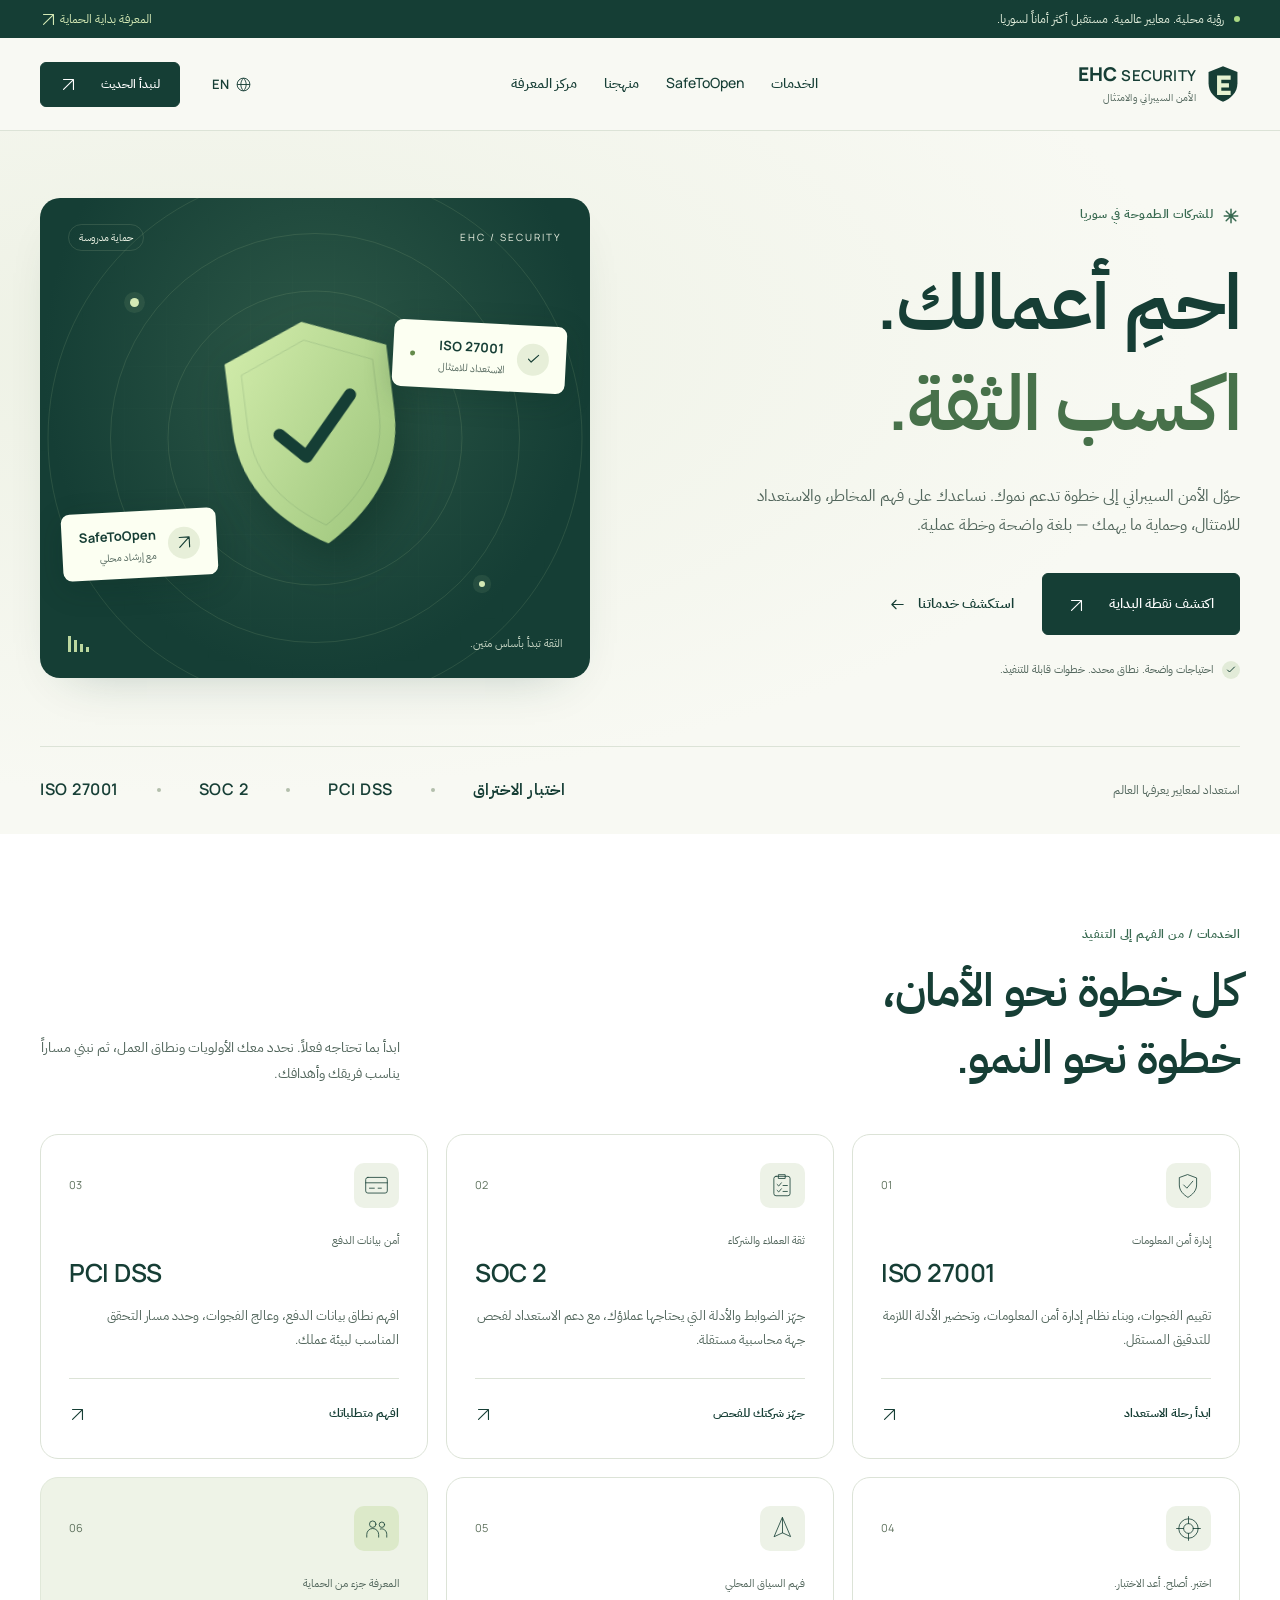
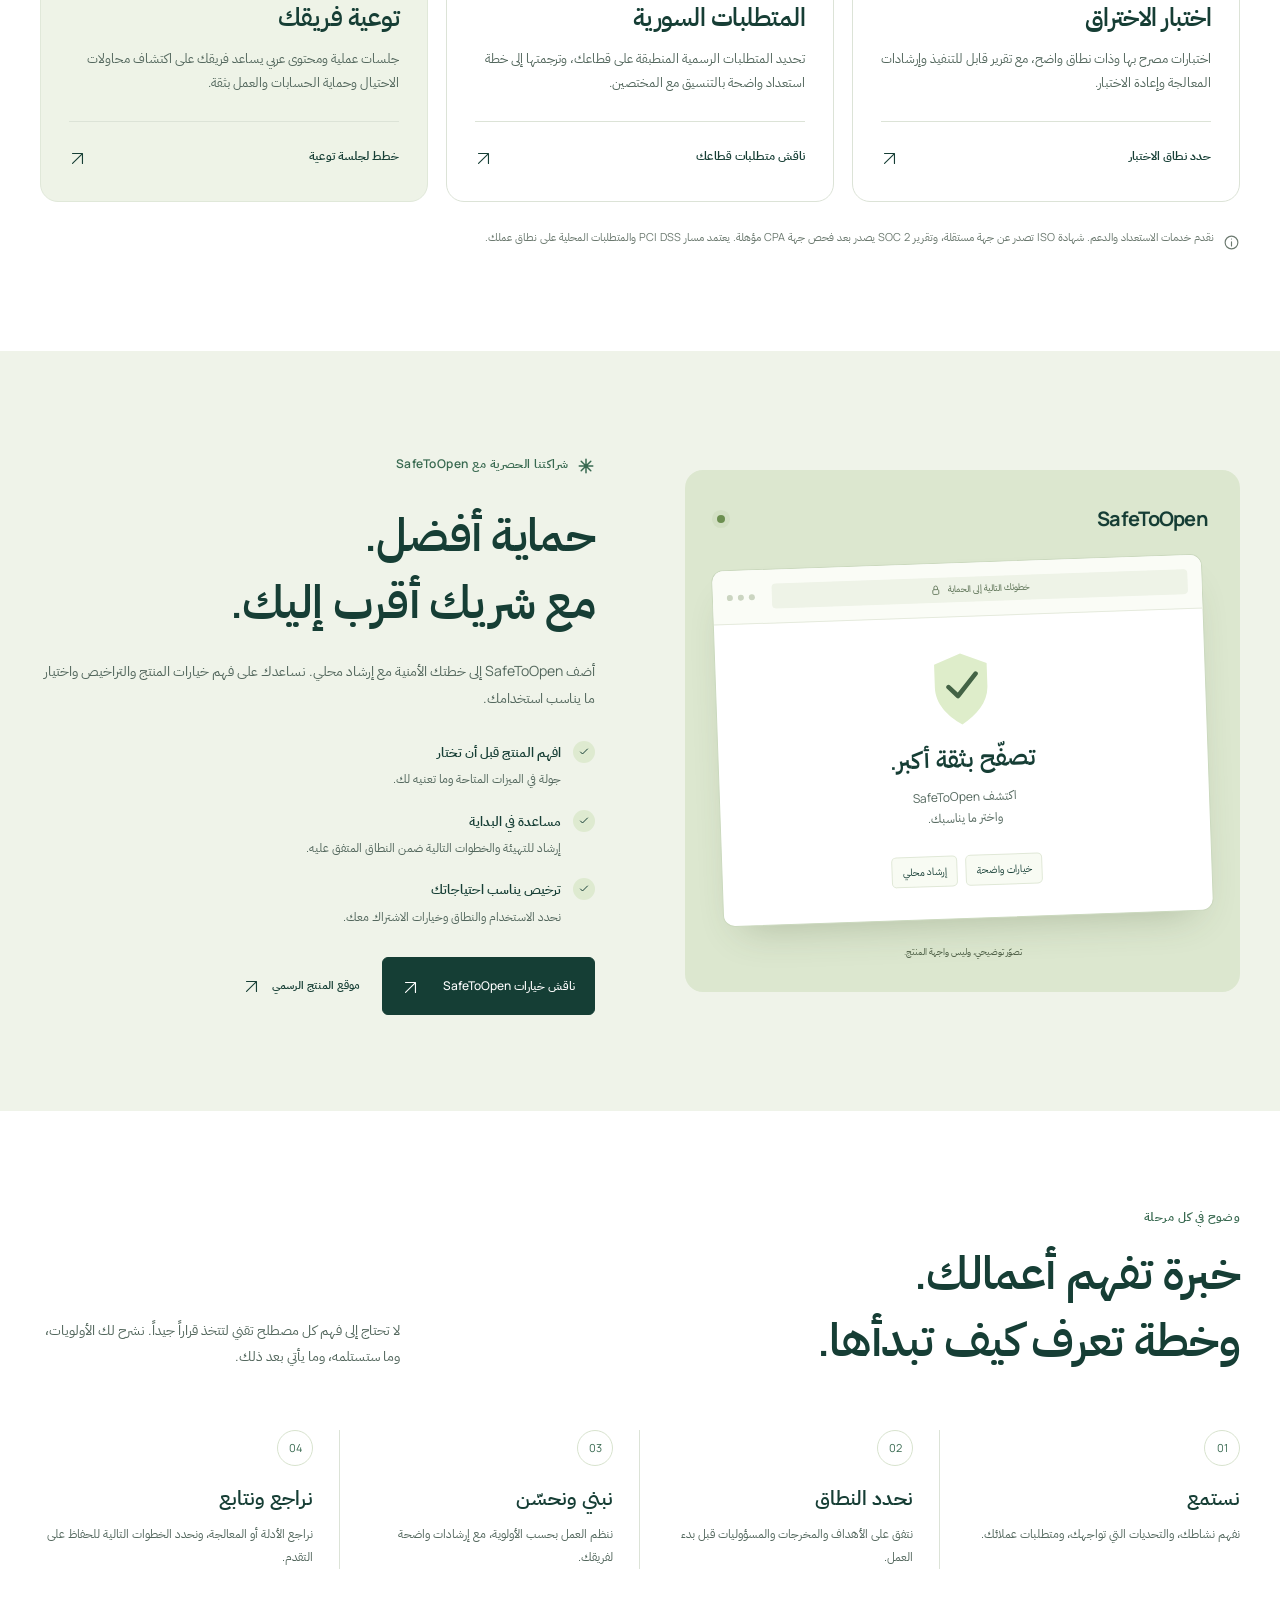
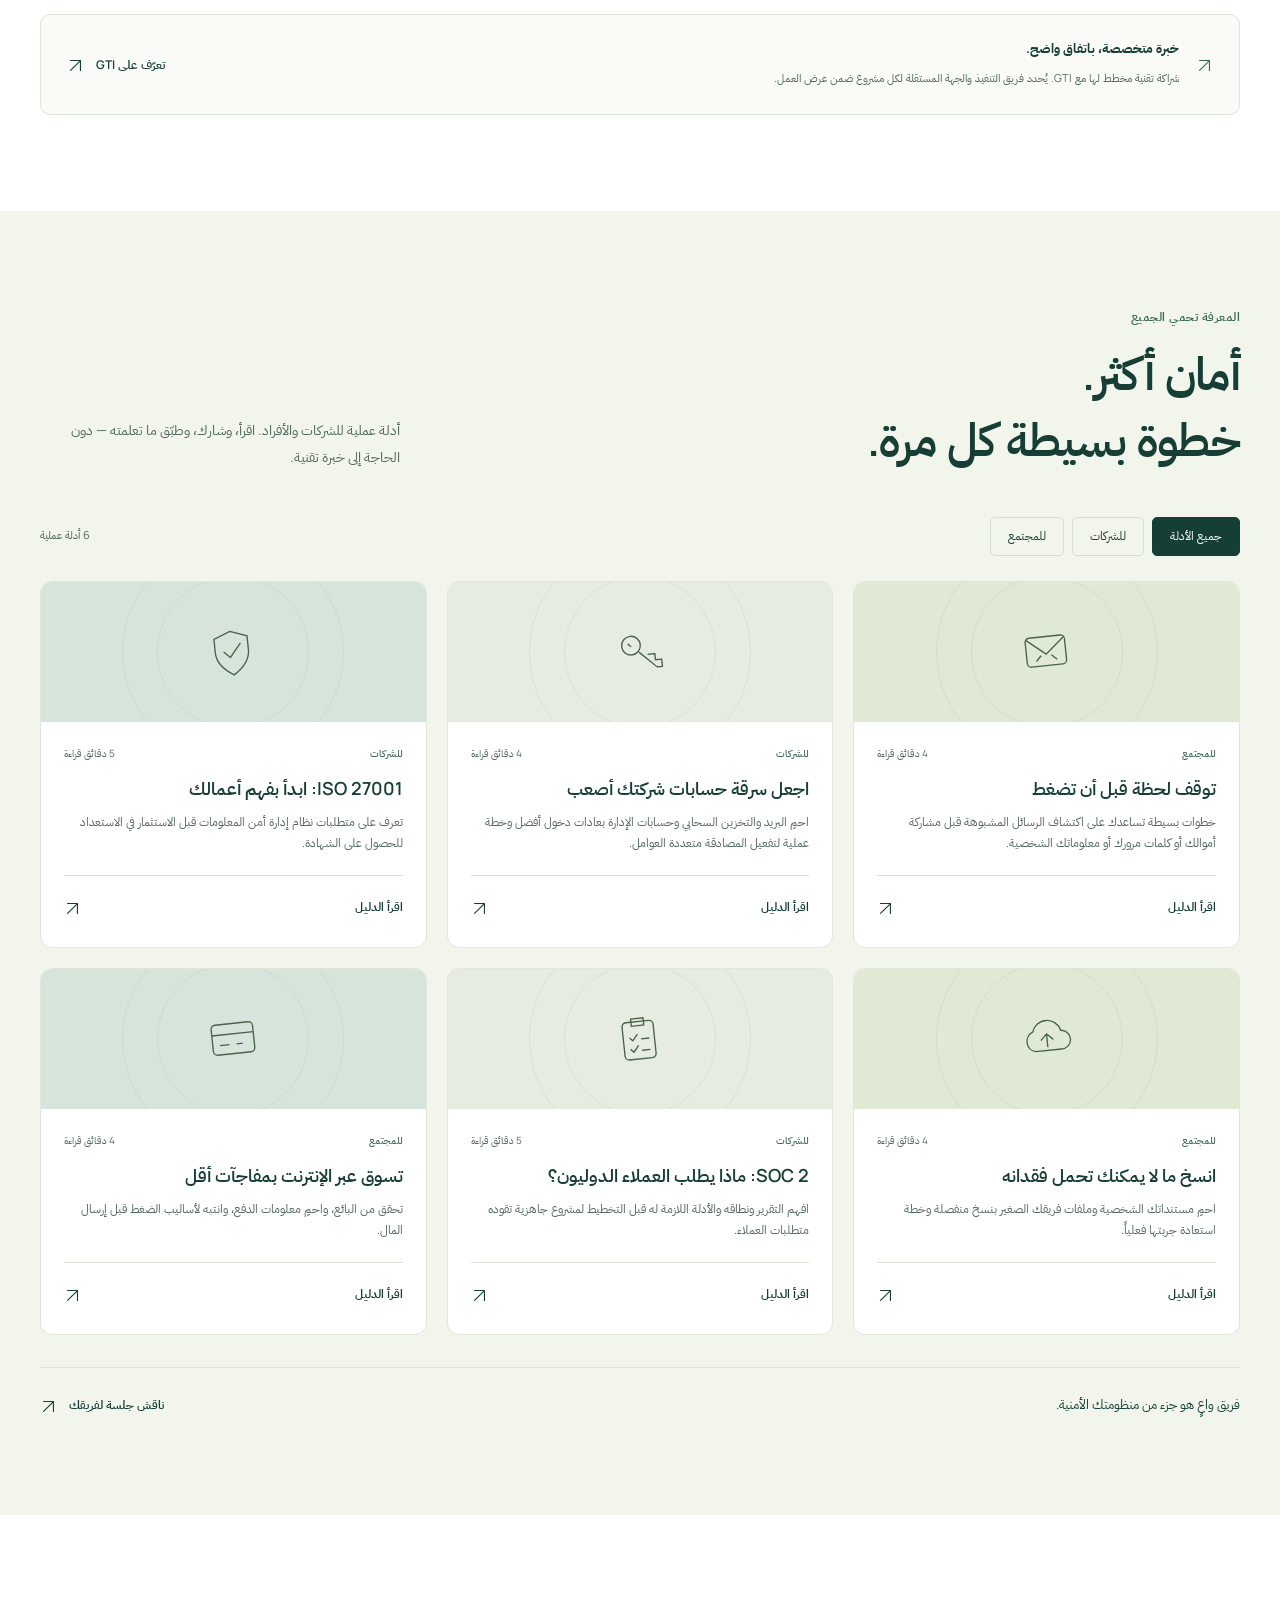
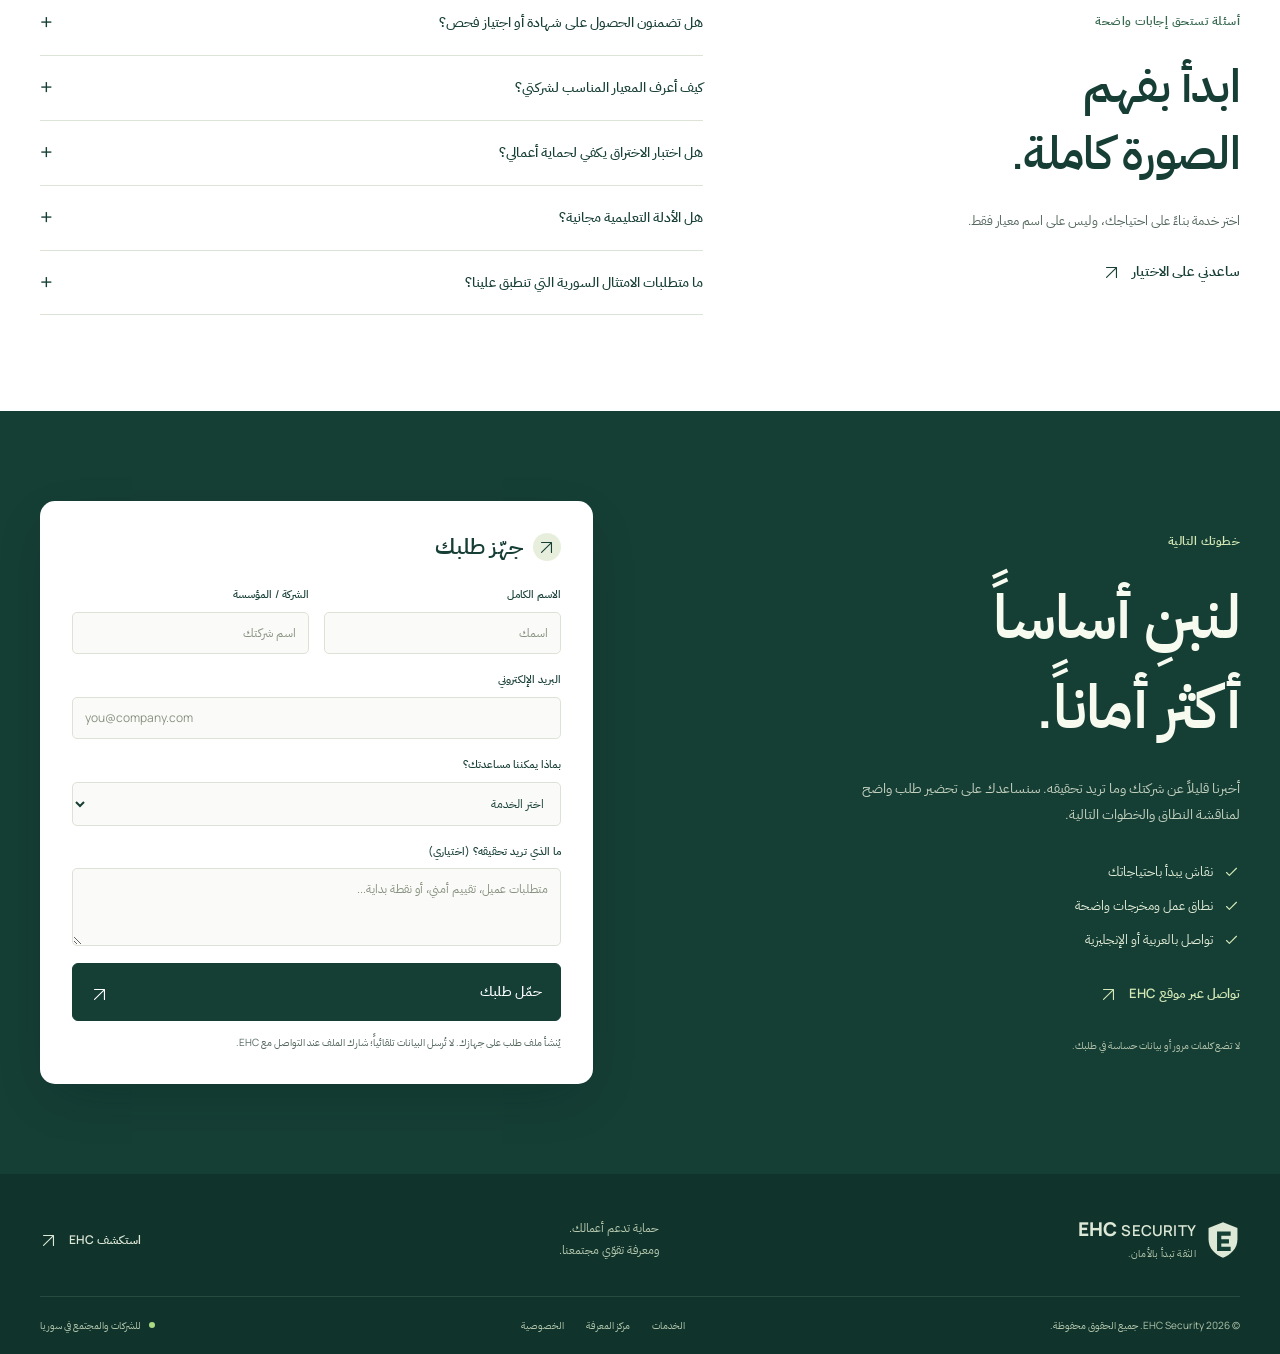
<file: index.html>
<!DOCTYPE html>
<html lang="ar" dir="rtl">
<head>
  <meta charset="UTF-8">
  <meta name="viewport" content="width=device-width, initial-scale=1">
  <meta name="theme-color" content="#153e35">
  <meta name="description" content="EHC Security: خدمات الأمن السيبراني والاستعداد لمعايير ISO 27001 وSOC 2 وPCI DSS، واختبار الاختراق وSafeToOpen للشركات في سوريا.">
  <meta property="og:type" content="website">
  <meta property="og:title" content="EHC Security — احمِ أعمالك. اكسب الثقة.">
  <meta property="og:description" content="أمن سيبراني واضح، واستعداد للامتثال، ومعرفة تحميك. للشركات والمجتمع في سوريا.">
  <meta property="og:locale" content="ar_SY">
  <title>EHC Security — احمِ أعمالك. اكسب الثقة.</title>
  <link rel="icon" href="assets/favicon.svg" type="image/svg+xml">
  <link rel="preload" href="assets/fonts/ibm-plex-sans-arabic-arabic-400-normal.woff2" as="font" type="font/woff2" crossorigin>
  <link rel="stylesheet" href="styles.css">
  <script type="application/ld+json">{"@context":"https://schema.org","@type":"ProfessionalService","name":"EHC Security","description":"Cybersecurity services and compliance readiness for businesses in Syria.","areaServed":{"@type":"Country","name":"Syria"},"knowsLanguage":["ar","en"],"serviceType":["ISO 27001 readiness","SOC 2 readiness","PCI DSS readiness","Penetration testing","Security awareness"]}</script>
  <script defer src="site-config.js"></script><script defer src="resources.js"></script><script defer src="app.js"></script>
</head>
<body>
  <a class="skip-link" href="#main" data-i18n="skip">انتقل إلى المحتوى</a>
  <div class="announcement"><div class="container"><span class="announcement-dot"></span><span data-i18n="announcement">رؤية محلية. معايير عالمية. مستقبل أكثر أماناً لسوريا.</span><a href="#learn" data-i18n="announcementLink">المعرفة بداية الحماية ↗</a></div></div>
  <header class="header"><div class="container nav-wrap">
    <a class="brand" href="#" aria-label="EHC Security"><svg class="brand-mark" viewBox="0 0 40 46" aria-hidden="true"><path d="M20 2 37 9v13c0 11-8 18-17 22C11 40 3 33 3 22V9Z" fill="currentColor"/><path d="M13 13h16v5H18v4h9v5H18v4h11v5H13Z" fill="#e6f3d2"/></svg><span><strong dir="ltr">EHC <span>SECURITY</span></strong><small data-i18n="brandSub">الأمن السيبراني والامتثال</small></span></a>
    <nav id="main-nav" class="main-nav" aria-label="التنقل الرئيسي" data-i18n-aria="navLabel"><a href="#services" data-i18n="navServices">الخدمات</a><a href="#safetoopen" dir="ltr">SafeToOpen</a><a href="#approach" data-i18n="navApproach">منهجنا</a><a href="#learn" data-i18n="navLearn">مركز المعرفة</a></nav>
    <div class="nav-actions"><button class="language-button" id="language-toggle" type="button" aria-label="Switch to English"><svg viewBox="0 0 24 24" aria-hidden="true"><circle cx="12" cy="12" r="9"/><path d="M3 12h18M12 3c5 5 5 13 0 18-5-5-5-13 0-18Z"/></svg><span>EN</span></button><a class="button button-small nav-contact" href="#contact" data-i18n="navContact">لنبدأ الحديث ↗</a><button class="menu-button" id="menu-toggle" aria-expanded="false" aria-controls="main-nav" aria-label="افتح القائمة" data-i18n-aria="menuOpen"><span></span><span></span></button></div>
  </div></header>
  <main id="main">
    <section class="hero section" aria-labelledby="hero-title"><div class="container hero-grid">
      <div class="hero-copy"><p class="eyebrow"><span class="tiny-cross" aria-hidden="true">✳</span><span data-i18n="heroEyebrow">للشركات الطموحة في سوريا</span></p><h1 id="hero-title"><span data-i18n="heroTitle1">احمِ أعمالك.</span><br><span class="serif-accent" data-i18n="heroTitle2">اكسب الثقة.</span></h1><p class="hero-description" data-i18n="heroDescription">حوّل الأمن السيبراني إلى خطوة تدعم نموك. نساعدك على فهم المخاطر، والاستعداد للامتثال، وحماية ما يهمك — بلغة واضحة وخطة عملية.</p><div class="hero-actions"><button class="button" type="button" data-open-finder><span data-i18n="heroCta">اكتشف نقطة البداية</span><span aria-hidden="true">↗</span></button><a class="text-link" href="#services"><span data-i18n="heroSecondary">استكشف خدماتنا</span><span class="link-arrow" aria-hidden="true">←</span></a></div><div class="hero-footnote"><span class="small-check" aria-hidden="true">✓</span><span data-i18n="heroFootnote">احتياجات واضحة. نطاق محدد. خطوات قابلة للتنفيذ.</span></div></div>
      <div class="hero-visual" aria-label="تصوّر للحماية متعددة الطبقات" data-i18n-aria="heroVisualLabel">
        <div class="visual-topline"><span class="visual-wordmark" dir="ltr">EHC / SECURITY</span><span class="visual-label" data-i18n="visualLabel">حماية مدروسة</span></div>
        <div class="orbit orbit-one"></div><div class="orbit orbit-two"></div><div class="orbit orbit-three"></div><div class="visual-grid"></div><div class="orbit-point point-one"></div><div class="orbit-point point-two"></div><div class="orbit-point point-three"></div>
        <svg class="hero-shield" viewBox="0 0 260 310" aria-hidden="true"><defs><linearGradient id="shield-fill" x1="0" y1="0" x2="1" y2="1"><stop stop-color="#d3edac"/><stop offset="1" stop-color="#99c278"/></linearGradient></defs><path d="m130 16 101 41v83c0 75-50 123-101 153C79 263 29 215 29 140V57Z" fill="url(#shield-fill)"/><path d="m130 39 82 34v66c0 63-39 104-82 131-43-27-82-68-82-131V73Z" fill="none" stroke="#173e34" stroke-opacity=".16"/><path d="m86 152 30 31 63-70" fill="none" stroke="#153e35" stroke-width="15" stroke-linecap="round" stroke-linejoin="round"/></svg>
        <div class="floating-card compliance-card"><span class="card-icon" aria-hidden="true">✓</span><div><strong dir="ltr">ISO 27001</strong><small data-i18n="visualCompliance">الاستعداد للامتثال</small></div><span class="card-dot"></span></div>
        <div class="floating-card protection-card"><span class="card-icon" aria-hidden="true">↗</span><div><strong dir="ltr">SafeToOpen</strong><small data-i18n="visualProtection">مع إرشاد محلي</small></div></div>
        <div class="visual-bottomline"><span data-i18n="visualBottom">الثقة تبدأ بأساس متين.</span><span class="mini-bars" aria-hidden="true"><i></i><i></i><i></i><i></i></span></div>
      </div>
    </div><div class="container standards-strip"><span data-i18n="standardsLabel">استعداد لمعايير يعرفها العالم</span><div dir="ltr"><strong>ISO 27001</strong><span></span><strong>SOC 2</strong><span></span><strong>PCI DSS</strong><span></span><strong data-i18n="standardsPentest">اختبار الاختراق</strong></div></div></section>

    <section class="section services-section" id="services" aria-labelledby="services-title"><div class="container">
      <div class="section-heading"><div><p class="eyebrow" data-i18n="servicesEyebrow">الخدمات / من الفهم إلى التنفيذ</p><h2 id="services-title" data-i18n="servicesTitle">كل خطوة نحو الأمان،<br>خطوة نحو النمو.</h2></div><p data-i18n="servicesIntro">ابدأ بما تحتاجه فعلاً. نحدد معك الأولويات ونطاق العمل، ثم نبني مساراً يناسب فريقك وأهدافك.</p></div>
      <div class="service-grid">
        <article class="service-card"><div class="service-top"><span class="service-symbol" aria-hidden="true">◎</span><span class="service-number">01</span></div><span class="card-kicker" data-i18n="service1Tag">إدارة أمن المعلومات</span><h3 dir="ltr">ISO 27001</h3><p data-i18n="service1Desc">تقييم الفجوات، وبناء نظام إدارة أمن المعلومات، وتحضير الأدلة اللازمة للتدقيق المستقل.</p><a href="#contact" data-service="iso"><span data-i18n="service1Link">ابدأ رحلة الاستعداد</span><span aria-hidden="true">↗</span></a></article>
        <article class="service-card"><div class="service-top"><span class="service-symbol" aria-hidden="true">▤</span><span class="service-number">02</span></div><span class="card-kicker" data-i18n="service2Tag">ثقة العملاء والشركاء</span><h3 dir="ltr">SOC 2</h3><p data-i18n="service2Desc">جهّز الضوابط والأدلة التي يحتاجها عملاؤك، مع دعم الاستعداد لفحص جهة محاسبية مستقلة.</p><a href="#contact" data-service="soc"><span data-i18n="service2Link">جهّز شركتك للفحص</span><span aria-hidden="true">↗</span></a></article>
        <article class="service-card"><div class="service-top"><span class="service-symbol" aria-hidden="true">▱</span><span class="service-number">03</span></div><span class="card-kicker" data-i18n="service3Tag">أمن بيانات الدفع</span><h3 dir="ltr">PCI DSS</h3><p data-i18n="service3Desc">افهم نطاق بيانات الدفع، وعالج الفجوات، وحدد مسار التحقق المناسب لبيئة عملك.</p><a href="#contact" data-service="pci"><span data-i18n="service3Link">افهم متطلباتك</span><span aria-hidden="true">↗</span></a></article>
        <article class="service-card"><div class="service-top"><span class="service-symbol" aria-hidden="true">⌘</span><span class="service-number">04</span></div><span class="card-kicker" data-i18n="service4Tag">اختبر. أصلح. أعد الاختبار.</span><h3 data-i18n="service4Title">اختبار الاختراق</h3><p data-i18n="service4Desc">اختبارات مصرح بها وذات نطاق واضح، مع تقرير قابل للتنفيذ وإرشادات المعالجة وإعادة الاختبار.</p><a href="#contact" data-service="pentest"><span data-i18n="service4Link">حدد نطاق الاختبار</span><span aria-hidden="true">↗</span></a></article>
        <article class="service-card"><div class="service-top"><span class="service-symbol" aria-hidden="true">⌁</span><span class="service-number">05</span></div><span class="card-kicker" data-i18n="service5Tag">فهم السياق المحلي</span><h3 data-i18n="service5Title">المتطلبات السورية</h3><p data-i18n="service5Desc">تحديد المتطلبات الرسمية المنطبقة على قطاعك، وترجمتها إلى خطة استعداد واضحة بالتنسيق مع المختصين.</p><a href="#contact" data-service="local"><span data-i18n="service5Link">ناقش متطلبات قطاعك</span><span aria-hidden="true">↗</span></a></article>
        <article class="service-card service-card-accent"><div class="service-top"><span class="service-symbol" aria-hidden="true">✳</span><span class="service-number">06</span></div><span class="card-kicker" data-i18n="service6Tag">المعرفة جزء من الحماية</span><h3 data-i18n="service6Title">توعية فريقك</h3><p data-i18n="service6Desc">جلسات عملية ومحتوى عربي يساعد فريقك على اكتشاف محاولات الاحتيال وحماية الحسابات والعمل بثقة.</p><a href="#contact" data-service="awareness"><span data-i18n="service6Link">خطط لجلسة توعية</span><span aria-hidden="true">↗</span></a></article>
      </div><p class="scope-note"><span aria-hidden="true">ⓘ</span><span data-i18n="scopeNote">نقدم خدمات الاستعداد والدعم. شهادة ISO تصدر عن جهة مستقلة، وتقرير SOC 2 يصدر بعد فحص جهة CPA مؤهلة. يعتمد مسار PCI DSS والمتطلبات المحلية على نطاق عملك.</span></p>
    </div></section>

    <section class="section product-section" id="safetoopen" aria-labelledby="product-title"><div class="container product-grid">
      <div class="product-art"><div class="product-art-header"><span dir="ltr">SafeToOpen</span><span class="product-art-dot"></span></div><div class="browser-frame"><div class="browser-chrome"><span></span><span></span><span></span><div><svg viewBox="0 0 20 20" aria-hidden="true"><rect x="5" y="8" width="10" height="8" rx="2"/><path d="M7 8V5a3 3 0 0 1 6 0v3"/></svg><span data-i18n="browserAddress">خطوتك التالية إلى الحماية</span></div></div><div class="browser-body"><div class="product-shield" aria-hidden="true"><svg viewBox="0 0 60 70"><path d="m30 4 23 9v20c0 14-10 25-23 33C17 58 7 47 7 33V13Z"/><path d="m19 33 8 8 16-19"/></svg></div><h3 data-i18n="productArtTitle">تصفّح بثقة أكبر.</h3><p data-i18n="productArtDesc">اكتشف SafeToOpen<br>واختر ما يناسبك.</p><div class="browser-pills"><span data-i18n="productPill1">خيارات واضحة</span><span data-i18n="productPill2">إرشاد محلي</span></div></div></div><p class="illustration-note" data-i18n="illustrationNote">تصوّر توضيحي، وليس واجهة المنتج.</p></div>
      <div class="product-copy"><p class="eyebrow"><span class="tiny-cross" aria-hidden="true">✳</span><span data-i18n="productEyebrow">شراكتنا الحصرية مع SafeToOpen</span></p><h2 id="product-title" data-i18n="productTitle">حماية أفضل.<br>مع شريك أقرب إليك.</h2><p data-i18n="productDescription">أضف SafeToOpen إلى خطتك الأمنية مع إرشاد محلي. نساعدك على فهم خيارات المنتج والتراخيص واختيار ما يناسب استخدامك.</p><ul class="feature-list"><li><span aria-hidden="true">✓</span><div><strong data-i18n="productFeature1">افهم المنتج قبل أن تختار</strong><p data-i18n="productFeature1Desc">جولة في الميزات المتاحة وما تعنيه لك.</p></div></li><li><span aria-hidden="true">✓</span><div><strong data-i18n="productFeature3">مساعدة في البداية</strong><p data-i18n="productFeature3Desc">إرشاد للتهيئة والخطوات التالية ضمن النطاق المتفق عليه.</p></div></li><li><span aria-hidden="true">✓</span><div><strong data-i18n="productFeature2">ترخيص يناسب احتياجاتك</strong><p data-i18n="productFeature2Desc">نحدد الاستخدام والنطاق وخيارات الاشتراك معك.</p></div></li></ul><div class="product-actions"><a class="button" href="#contact" data-service="safetoopen"><span data-i18n="productCta">ناقش خيارات SafeToOpen</span><span aria-hidden="true">↗</span></a><a class="text-link" href="https://safetoopen.com/en/" target="_blank" rel="noopener noreferrer"><span data-i18n="productOfficial">موقع المنتج الرسمي</span><span aria-hidden="true">↗</span></a></div></div>
    </div></section>

    <section class="section approach-section" id="approach" aria-labelledby="approach-title"><div class="container"><div class="section-heading"><div><p class="eyebrow" data-i18n="approachEyebrow">وضوح في كل مرحلة</p><h2 id="approach-title" data-i18n="approachTitle">خبرة تفهم أعمالك.<br>وخطة تعرف كيف تبدأها.</h2></div><p data-i18n="approachIntro">لا تحتاج إلى فهم كل مصطلح تقني لتتخذ قراراً جيداً. نشرح لك الأولويات، وما ستستلمه، وما يأتي بعد ذلك.</p></div><div class="process-grid"><article><span class="process-number">01</span><h3 data-i18n="step1Title">نستمع</h3><p data-i18n="step1Desc">نفهم نشاطك، والتحديات التي تواجهك، ومتطلبات عملائك.</p></article><article><span class="process-number">02</span><h3 data-i18n="step2Title">نحدد النطاق</h3><p data-i18n="step2Desc">نتفق على الأهداف والمخرجات والمسؤوليات قبل بدء العمل.</p></article><article><span class="process-number">03</span><h3 data-i18n="step3Title">نبني ونحسّن</h3><p data-i18n="step3Desc">ننظم العمل بحسب الأولوية، مع إرشادات واضحة لفريقك.</p></article><article><span class="process-number">04</span><h3 data-i18n="step4Title">نراجع ونتابع</h3><p data-i18n="step4Desc">نراجع الأدلة أو المعالجة، ونحدد الخطوات التالية للحفاظ على التقدم.</p></article></div><div class="partner-note"><div><span class="partner-note-icon" aria-hidden="true">↗</span><p><strong data-i18n="partnerTitle">خبرة متخصصة، باتفاق واضح.</strong><span data-i18n="partnerDesc">شراكة تقنية مخطط لها مع GTI. يُحدد فريق التنفيذ والجهة المستقلة لكل مشروع ضمن عرض العمل.</span></p></div><a class="text-link" href="https://gtisec.com/" target="_blank" rel="noopener noreferrer"><span data-i18n="partnerLink">تعرّف على GTI</span><span aria-hidden="true">↗</span></a></div></div></section>

    <section class="section learn-section" id="learn" aria-labelledby="learn-title"><div class="container"><div class="section-heading"><div><p class="eyebrow" data-i18n="learnEyebrow">المعرفة تحمي الجميع</p><h2 id="learn-title" data-i18n="learnTitle">أمان أكثر.<br>خطوة بسيطة كل مرة.</h2></div><p data-i18n="learnIntro">أدلة عملية للشركات والأفراد. اقرأ، وشارك، وطبّق ما تعلمته — دون الحاجة إلى خبرة تقنية.</p></div><div class="resource-toolbar"><div class="resource-filters" aria-label="تصفية الأدلة" data-i18n-aria="filterLabel"><button class="filter-button active" type="button" data-filter="all" aria-pressed="true" data-i18n="filterAll">جميع الأدلة</button><button class="filter-button" type="button" data-filter="business" aria-pressed="false" data-i18n="filterBusiness">للشركات</button><button class="filter-button" type="button" data-filter="community" aria-pressed="false" data-i18n="filterCommunity">للمجتمع</button></div><span class="resource-count" id="resource-count" aria-live="polite"></span></div><div class="resource-grid" id="resource-grid"></div><noscript><p>فعّل JavaScript لقراءة الأدلة التفاعلية. Enable JavaScript to read the interactive guides.</p></noscript><div class="learn-bottom"><span data-i18n="learnBottom">فريق واعٍ هو جزء من منظومتك الأمنية.</span><a class="text-link" href="#contact" data-service="awareness"><span data-i18n="learnWorkshop">ناقش جلسة لفريقك</span><span aria-hidden="true">↗</span></a></div></div></section>

    <section class="section faq-section" aria-labelledby="faq-title"><div class="container faq-grid"><div><p class="eyebrow" data-i18n="faqEyebrow">أسئلة تستحق إجابات واضحة</p><h2 id="faq-title" data-i18n="faqTitle">ابدأ بفهم<br>الصورة كاملة.</h2><p class="faq-intro" data-i18n="faqIntro">اختر خدمة بناءً على احتياجك، وليس على اسم معيار فقط.</p><button class="text-link" type="button" data-open-finder><span data-i18n="faqFinder">ساعدني على الاختيار</span><span aria-hidden="true">↗</span></button></div><div class="faq-list"><details><summary data-i18n="faq1Q">هل تضمنون الحصول على شهادة أو اجتياز فحص؟</summary><p data-i18n="faq1A">لا. نقدم الاستعداد والدعم وتحسين الضوابط. تصدر شهادة ISO عن جهة مستقلة، ويصدر تقرير SOC 2 بعد فحص جهة CPA مؤهلة. تعتمد النتائج على تنفيذ الضوابط وتقييم الجهة المستقلة.</p></details><details><summary data-i18n="faq2Q">كيف أعرف المعيار المناسب لشركتي؟</summary><p data-i18n="faq2A">نبدأ بمتطلبات عملائك وقطاعك ونوع البيانات. قد يناسبك ISO 27001 لنظام إدارة شامل، أو SOC 2 لمتطلبات عملاء خدمات تقنية، أو PCI DSS عندما تدخل بيانات الدفع في النطاق. ليس كل معيار مطلوباً لكل شركة.</p></details><details><summary data-i18n="faq3Q">هل اختبار الاختراق يكفي لحماية أعمالي؟</summary><p data-i18n="faq3A">يكشف الاختبار نقاط ضعف ضمن نطاق وزمن محددين. الحماية المستمرة تحتاج أيضاً إلى المعالجة والتحديثات وإدارة الحسابات والنسخ الاحتياطية والتوعية. نتفق على النطاق والتصريح قبل البدء.</p></details><details><summary data-i18n="faq4Q">هل الأدلة التعليمية مجانية؟</summary><p data-i18n="faq4A">نعم. أدلة مركز المعرفة متاحة للجميع. أما الجلسات الخاصة بالشركات وخدمات التقييم والتنفيذ، فتُحدد ضمن عرض عمل منفصل.</p></details><details><summary data-i18n="faq5Q">ما متطلبات الامتثال السورية التي تنطبق علينا؟</summary><p data-i18n="faq5A">تختلف المتطلبات بحسب القطاع والنشاط والجهة المختصة. نحدد النصوص الرسمية الحالية ونطاق انطباقها بالتنسيق مع المختصين. لا نفترض وجود معيار موحد أو موافقة رسمية لكل الشركات.</p></details></div></div></section>

    <section class="section contact-section" id="contact" aria-labelledby="contact-title"><div class="container contact-grid"><div class="contact-copy"><p class="eyebrow" data-i18n="contactEyebrow">خطوتك التالية</p><h2 id="contact-title" data-i18n="contactTitle">لنبنِ أساساً<br>أكثر أماناً.</h2><p data-i18n="contactIntro">أخبرنا قليلاً عن شركتك وما تريد تحقيقه. سنساعدك على تحضير طلب واضح لمناقشة النطاق والخطوات التالية.</p><div class="contact-points"><p><span aria-hidden="true">✓</span><span data-i18n="contactPoint1">نقاش يبدأ باحتياجاتك</span></p><p><span aria-hidden="true">✓</span><span data-i18n="contactPoint2">نطاق عمل ومخرجات واضحة</span></p><p><span aria-hidden="true">✓</span><span data-i18n="contactPoint3">تواصل بالعربية أو الإنجليزية</span></p></div><a class="contact-direct text-link" id="contact-direct" href="https://ehcmed.com" target="_blank" rel="noopener noreferrer"><span data-i18n="contactEhc">تواصل عبر موقع EHC</span><span aria-hidden="true">↗</span></a><p class="contact-privacy" data-i18n="contactPrivacy">لا تضع كلمات مرور أو بيانات حساسة في طلبك.</p></div><form id="enquiry-form" class="enquiry-form"><div class="form-header"><span class="form-step" aria-hidden="true">↗</span><h3 data-i18n="formTitle">جهّز طلبك</h3></div><div class="form-row"><div class="field"><label for="full-name" data-i18n="formName">الاسم الكامل</label><input id="full-name" name="name" autocomplete="name" maxlength="120" required placeholder="اسمك" data-i18n-placeholder="namePlaceholder"></div><div class="field"><label for="company" data-i18n="formCompany">الشركة / المؤسسة</label><input id="company" name="company" autocomplete="organization" maxlength="160" required placeholder="اسم شركتك" data-i18n-placeholder="companyPlaceholder"></div></div><div class="field"><label for="email" data-i18n="formEmail">البريد الإلكتروني</label><input id="email" name="email" type="email" autocomplete="email" maxlength="254" required placeholder="you@company.com" dir="ltr"></div><div class="field"><label for="service" data-i18n="formService">بماذا يمكننا مساعدتك؟</label><select id="service" name="service" required><option value="" data-i18n="servicePlaceholder">اختر الخدمة</option><option value="iso">ISO 27001</option><option value="soc">SOC 2</option><option value="pci">PCI DSS</option><option value="pentest" data-i18n="service4Title">اختبار الاختراق</option><option value="safetoopen">SafeToOpen</option><option value="local" data-i18n="service5Title">المتطلبات السورية</option><option value="awareness" data-i18n="service6Title">توعية فريقك</option><option value="unsure" data-i18n="serviceUnsure">أحتاج إلى مساعدة في الاختيار</option></select></div><div class="field"><label for="message" data-i18n="formMessage">ما الذي تريد تحقيقه؟ (اختياري)</label><textarea id="message" name="message" rows="3" maxlength="2000" placeholder="متطلبات عميل، تقييم أمني، أو نقطة بداية..." data-i18n-placeholder="messagePlaceholder"></textarea></div><button class="button form-submit" type="submit"><span id="form-submit-label" data-i18n="formDownload">حمّل طلبك</span><span aria-hidden="true">↗</span></button><p class="form-note" id="form-note" data-i18n="formNoteDownload">يُنشأ ملف طلب على جهازك. لا تُرسل البيانات تلقائياً؛ شارك الملف عند التواصل مع EHC.</p><div class="form-result" id="form-result" role="status" hidden></div></form></div></section>
  </main>
  <footer class="footer"><div class="container"><div class="footer-top"><a class="brand" href="#" aria-label="EHC Security"><svg class="brand-mark" viewBox="0 0 40 46" aria-hidden="true"><path d="M20 2 37 9v13c0 11-8 18-17 22C11 40 3 33 3 22V9Z" fill="currentColor"/><path d="M13 13h16v5H18v4h9v5H18v4h11v5H13Z" fill="#153e35"/></svg><span><strong dir="ltr">EHC <span>SECURITY</span></strong><small data-i18n="footerTagline">الثقة تبدأ بالأمان.</small></span></a><p data-i18n="footerMission">حماية تدعم أعمالك.<br>ومعرفة تقوّي مجتمعنا.</p><a class="text-link" href="https://ehcmed.com" target="_blank" rel="noopener noreferrer"><span data-i18n="footerEhc">استكشف EHC</span><span aria-hidden="true">↗</span></a></div><div class="footer-bottom"><span>© <span id="year">2026</span> <span dir="ltr">EHC Security</span><span data-i18n="footerRights">. جميع الحقوق محفوظة.</span></span><div><a href="#services" data-i18n="navServices">الخدمات</a><a href="#learn" data-i18n="navLearn">مركز المعرفة</a><button id="privacy-button" type="button" data-i18n="privacyLink">الخصوصية</button></div><span class="footer-location"><span class="announcement-dot"></span><span data-i18n="footerLocation">للشركات والمجتمع في سوريا</span></span></div></div></footer>
  <dialog id="resource-dialog" class="content-dialog" aria-labelledby="resource-dialog-title"><button class="dialog-close" type="button" data-close-dialog aria-label="إغلاق" data-i18n-aria="close">×</button><div id="resource-dialog-content"></div></dialog>
  <dialog id="finder-dialog" class="finder-dialog" aria-labelledby="finder-title"><button class="dialog-close" type="button" data-close-dialog aria-label="إغلاق" data-i18n-aria="close">×</button><p class="eyebrow" data-i18n="finderEyebrow">خطوة أولى في أقل من دقيقة</p><h2 id="finder-title" data-i18n="finderTitle">ما البداية الأنسب لك؟</h2><p class="finder-intro" data-i18n="finderIntro">إرشاد أولي لاختيار الخدمة، وليس تقييماً أمنياً أو قانونياً.</p><div class="finder-progress" aria-hidden="true"><span></span><span></span><span></span></div><div id="finder-content"></div></dialog>
  <dialog id="privacy-dialog" class="content-dialog" aria-labelledby="privacy-title"><button class="dialog-close" type="button" data-close-dialog aria-label="إغلاق" data-i18n-aria="close">×</button><p class="eyebrow" data-i18n="privacyEyebrow">بياناتك على هذا الموقع</p><h2 id="privacy-title" data-i18n="privacyTitle">خصوصية واضحة.</h2><p data-i18n="privacyBody1">لا يتضمن هذا الموقع أدوات تحليل أو ملفات تتبع إعلانية. نحفظ اختيار اللغة في متصفحك فقط، ويمكنك مسحه من إعدادات المتصفح.</p><p id="privacy-enquiry" data-i18n="privacyBody2">بيانات نموذج الطلب لا تُرسل إلى خادم. تُستخدم داخل متصفحك لإنشاء ملف قابل للتنزيل. إذا شاركته مع EHC، فستكون البيانات ضمن الرسالة التي تختار إرسالها.</p><p data-i18n="privacyBody3">عند زيارة مواقع EHC أو شركائنا أو المصادر الخارجية، تنطبق سياسات تلك المواقع. لا تدخل كلمات مرور أو بيانات حساسة في النموذج.</p></dialog>
  <noscript><div class="noscript-banner">بعض الميزات تتطلب JavaScript. يمكنك التواصل عبر <a href="https://ehcmed.com">EHC</a>. Some features require JavaScript; contact us through EHC.</div></noscript>
</body>
</html>
</file>
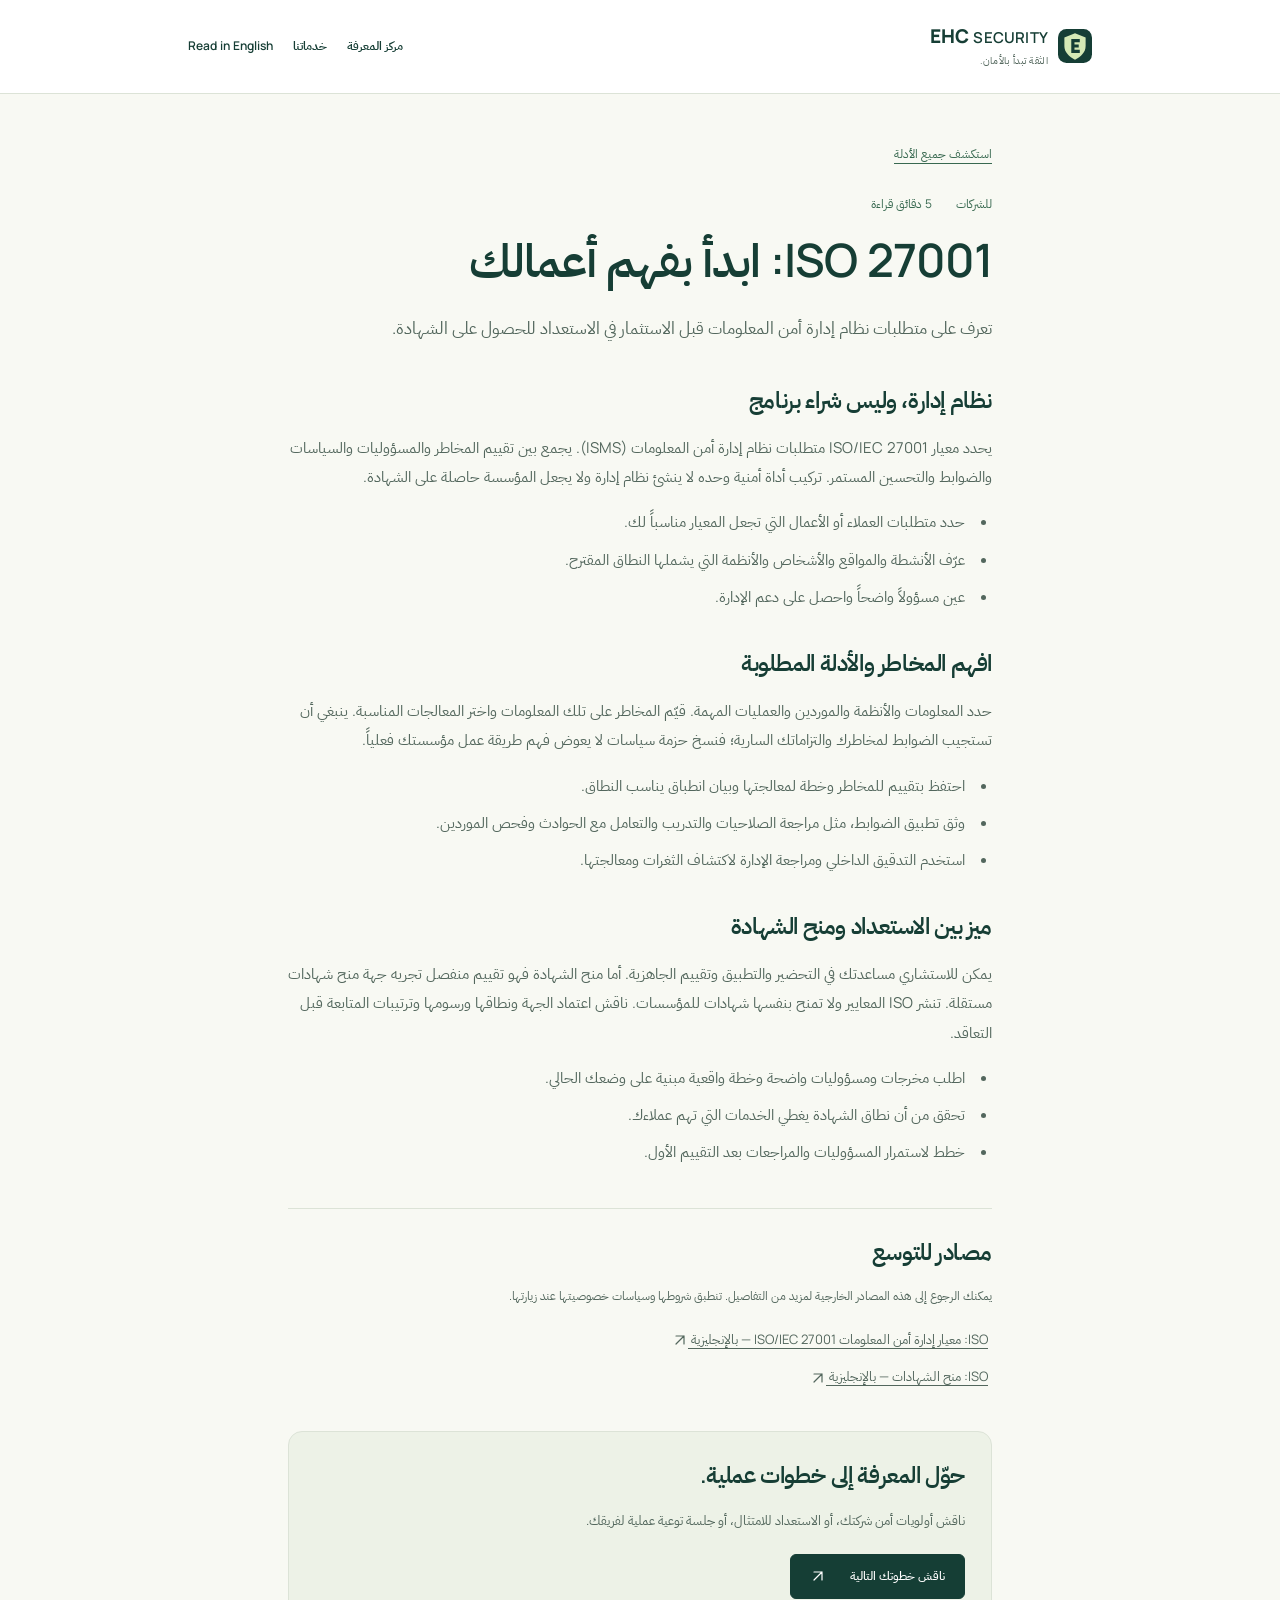
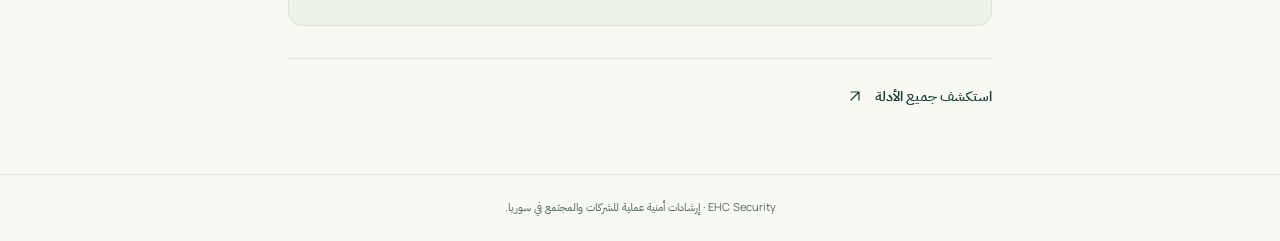
<file: guides/ar/iso-27001-start/index.html>
<!doctype html>
<html lang="ar" dir="rtl">
<head>
  <meta charset="utf-8">
  <meta name="viewport" content="width=device-width, initial-scale=1">
  <meta name="theme-color" content="#153e35">
  <title>ISO 27001: ابدأ بفهم أعمالك | EHC Security</title>
  <meta name="description" content="تعرف على متطلبات نظام إدارة أمن المعلومات قبل الاستثمار في الاستعداد للحصول على الشهادة.">
  <meta property="og:type" content="article">
  <meta property="og:title" content="ISO 27001: ابدأ بفهم أعمالك | EHC Security">
  <meta property="og:description" content="تعرف على متطلبات نظام إدارة أمن المعلومات قبل الاستثمار في الاستعداد للحصول على الشهادة.">
  <meta property="og:site_name" content="EHC Security">
  <meta property="og:locale" content="ar_SY">
  <meta name="twitter:card" content="summary">
  <link rel="icon" href="../../../assets/favicon.svg" type="image/svg+xml">
  <link rel="preload" href="../../../assets/fonts/ibm-plex-sans-arabic-arabic-400-normal.woff2" as="font" type="font/woff2" crossorigin>
  <link rel="stylesheet" href="../../../styles.css">
  <style>
    .guide-header{border-bottom:1px solid var(--line);padding:24px 0;background:#fff}
    .guide-header-inner{max-width:960px;margin:auto;padding:0 28px;display:flex;align-items:center;justify-content:space-between;gap:24px}
    .guide-nav{display:flex;align-items:center;flex-wrap:wrap;gap:20px;font-size:12px;font-weight:600}
    .guide-nav a:hover{text-decoration:underline;text-underline-offset:5px}
    .guide-main{max-width:760px;margin:auto;padding:46px 28px 64px}
    .guide-back{font-size:12px;color:var(--green);display:inline-block;margin-bottom:30px;text-decoration:underline;text-underline-offset:5px}
    .guide-main h1,html[lang=ar] .guide-main h1{font-size:clamp(32px,5vw,46px);line-height:1.4;letter-spacing:-1px;margin-bottom:18px}
    .guide-main .guide-description{font-size:17px;line-height:1.9;margin-bottom:38px}
    .guide-main article>section{margin-top:34px}
    .guide-main h2,html[lang=ar] .guide-main h2{font-size:23px;line-height:1.6;letter-spacing:-.4px;margin-bottom:14px}
    .guide-main article p,.guide-main article li{font-size:15px;line-height:1.95}
    .guide-main article p+p{margin-top:14px}
    .guide-main article ul{padding-inline-start:23px;margin:16px 0 0;color:var(--muted)}
    .guide-main article li{padding-inline-start:4px;margin-bottom:8px}
    .guide-main .article-meta{flex-wrap:wrap;margin-bottom:16px;font-size:12px;gap:10px 24px}
    .guide-sources{border-top:1px solid var(--line);padding-top:26px;margin-top:40px!important}
    .guide-main .guide-sources p{font-size:12px}
    .guide-main .guide-source-list{list-style:none;padding:0}
    .guide-source-list a{text-decoration:underline;text-underline-offset:4px;overflow-wrap:anywhere;font-size:13px}
    .guide-arrow{display:inline-block;width:16px;height:16px;vertical-align:middle;fill:none;stroke:currentColor;stroke-width:1.5;stroke-linecap:round;stroke-linejoin:round;flex-shrink:0}
    .guide-cta{margin-top:40px;padding:26px;border:1px solid var(--line);border-radius:14px;background:#edf2e7}
    .guide-cta p{font-size:13px;line-height:1.9;margin-bottom:20px}
    .guide-main .guide-cta h2{font-size:22px;margin-bottom:10px}
    .guide-bottom{border-top:1px solid var(--line);margin-top:32px;padding-top:24px}
    .guide-footer{border-top:1px solid var(--line);text-align:center;font-size:11px;padding:24px 28px}
    @media(max-width:600px){.guide-header-inner{align-items:flex-start;flex-direction:column;gap:18px}.guide-nav{gap:14px 20px}.guide-main{padding:30px 22px 46px}.guide-main .guide-description{font-size:15px}.guide-cta{padding:22px}.guide-main article p,.guide-main article li{font-size:14px}}
  </style>
</head>
<body>
  <a class="skip-link" href="#guide">انتقل إلى الدليل</a>
  <header class="guide-header">
    <div class="guide-header-inner">
      <a class="brand" href="../../../index.html?lang=ar" aria-label="EHC Security">
        <img class="brand-mark" src="../../../assets/favicon.svg" width="34" height="40" alt="">
        <span><strong dir="ltr">EHC <span>SECURITY</span></strong><small>الثقة تبدأ بالأمان.</small></span>
      </a>
      <nav class="guide-nav" aria-label="مركز المعرفة">
        <a href="../../../index.html?lang=ar#learn">مركز المعرفة</a>
        <a href="../../../index.html?lang=ar#services">خدماتنا</a>
        <a href="../../en/iso-27001-start/" lang="en" dir="ltr" aria-label="اقرأ هذا الدليل بالإنجليزية">Read in English</a>
      </nav>
    </div>
  </header>
  <main class="guide-main" id="guide">
    <a class="guide-back" href="../../../index.html?lang=ar#learn">استكشف جميع الأدلة</a>
    <article aria-labelledby="guide-title">
      <header>
        <div class="article-meta"><span>للشركات</span><span>5 دقائق قراءة</span></div>
        <h1 id="guide-title">ISO 27001: ابدأ بفهم أعمالك</h1>
        <p class="guide-description">تعرف على متطلبات نظام إدارة أمن المعلومات قبل الاستثمار في الاستعداد للحصول على الشهادة.</p>
      </header>
      <section aria-labelledby="section-1">
        <h2 id="section-1">نظام إدارة، وليس شراء برنامج</h2>
        <p>يحدد معيار ISO/IEC 27001 متطلبات نظام إدارة أمن المعلومات (ISMS). يجمع بين تقييم المخاطر والمسؤوليات والسياسات والضوابط والتحسين المستمر. تركيب أداة أمنية وحده لا ينشئ نظام إدارة ولا يجعل المؤسسة حاصلة على الشهادة.</p>
        <ul>
          <li>حدد متطلبات العملاء أو الأعمال التي تجعل المعيار مناسباً لك.</li>
          <li>عرّف الأنشطة والمواقع والأشخاص والأنظمة التي يشملها النطاق المقترح.</li>
          <li>عين مسؤولاً واضحاً واحصل على دعم الإدارة.</li>
        </ul>
      </section>
      <section aria-labelledby="section-2">
        <h2 id="section-2">افهم المخاطر والأدلة المطلوبة</h2>
        <p>حدد المعلومات والأنظمة والموردين والعمليات المهمة. قيّم المخاطر على تلك المعلومات واختر المعالجات المناسبة. ينبغي أن تستجيب الضوابط لمخاطرك والتزاماتك السارية؛ فنسخ حزمة سياسات لا يعوض فهم طريقة عمل مؤسستك فعلياً.</p>
        <ul>
          <li>احتفظ بتقييم للمخاطر وخطة لمعالجتها وبيان انطباق يناسب النطاق.</li>
          <li>وثق تطبيق الضوابط، مثل مراجعة الصلاحيات والتدريب والتعامل مع الحوادث وفحص الموردين.</li>
          <li>استخدم التدقيق الداخلي ومراجعة الإدارة لاكتشاف الثغرات ومعالجتها.</li>
        </ul>
      </section>
      <section aria-labelledby="section-3">
        <h2 id="section-3">ميز بين الاستعداد ومنح الشهادة</h2>
        <p>يمكن للاستشاري مساعدتك في التحضير والتطبيق وتقييم الجاهزية. أما منح الشهادة فهو تقييم منفصل تجريه جهة منح شهادات مستقلة. تنشر ISO المعايير ولا تمنح بنفسها شهادات للمؤسسات. ناقش اعتماد الجهة ونطاقها ورسومها وترتيبات المتابعة قبل التعاقد.</p>
        <ul>
          <li>اطلب مخرجات ومسؤوليات واضحة وخطة واقعية مبنية على وضعك الحالي.</li>
          <li>تحقق من أن نطاق الشهادة يغطي الخدمات التي تهم عملاءك.</li>
          <li>خطط لاستمرار المسؤوليات والمراجعات بعد التقييم الأول.</li>
        </ul>
      </section>
      <section class="guide-sources" aria-labelledby="sources-title">
        <h2 id="sources-title">مصادر للتوسع</h2>
        <p>يمكنك الرجوع إلى هذه المصادر الخارجية لمزيد من التفاصيل. تنطبق شروطها وسياسات خصوصيتها عند زيارتها.</p>
        <ul class="guide-source-list">
          <li><a href="https://www.iso.org/standard/27001" target="_blank" rel="noopener noreferrer">ISO: معيار إدارة أمن المعلومات ISO/IEC 27001 — بالإنجليزية <svg class="guide-arrow" viewBox="0 0 20 20" aria-hidden="true" focusable="false"><path d="m5 15 10-10M5 5h10v10"/></svg></a></li>
          <li><a href="https://www.iso.org/certification.html" target="_blank" rel="noopener noreferrer">ISO: منح الشهادات — بالإنجليزية <svg class="guide-arrow" viewBox="0 0 20 20" aria-hidden="true" focusable="false"><path d="m5 15 10-10M5 5h10v10"/></svg></a></li>
        </ul>
      </section>
    </article>
    <aside class="guide-cta" aria-labelledby="next-title">
      <h2 id="next-title">حوّل المعرفة إلى خطوات عملية.</h2>
      <p>ناقش أولويات أمن شركتك، أو الاستعداد للامتثال، أو جلسة توعية عملية لفريقك.</p>
      <a class="button button-small" href="../../../index.html?lang=ar#contact">ناقش خطوتك التالية <svg class="guide-arrow" viewBox="0 0 20 20" aria-hidden="true" focusable="false"><path d="m5 15 10-10M5 5h10v10"/></svg></a>
    </aside>
    <div class="guide-bottom"><a class="text-link" href="../../../index.html?lang=ar#learn">استكشف جميع الأدلة <svg class="guide-arrow" viewBox="0 0 20 20" aria-hidden="true" focusable="false"><path d="m5 15 10-10M5 5h10v10"/></svg></a></div>
  </main>
  <footer class="guide-footer"><p><span dir="ltr">EHC Security</span> · إرشادات أمنية عملية للشركات والمجتمع في سوريا.</p></footer>
</body>
</html>
</file>
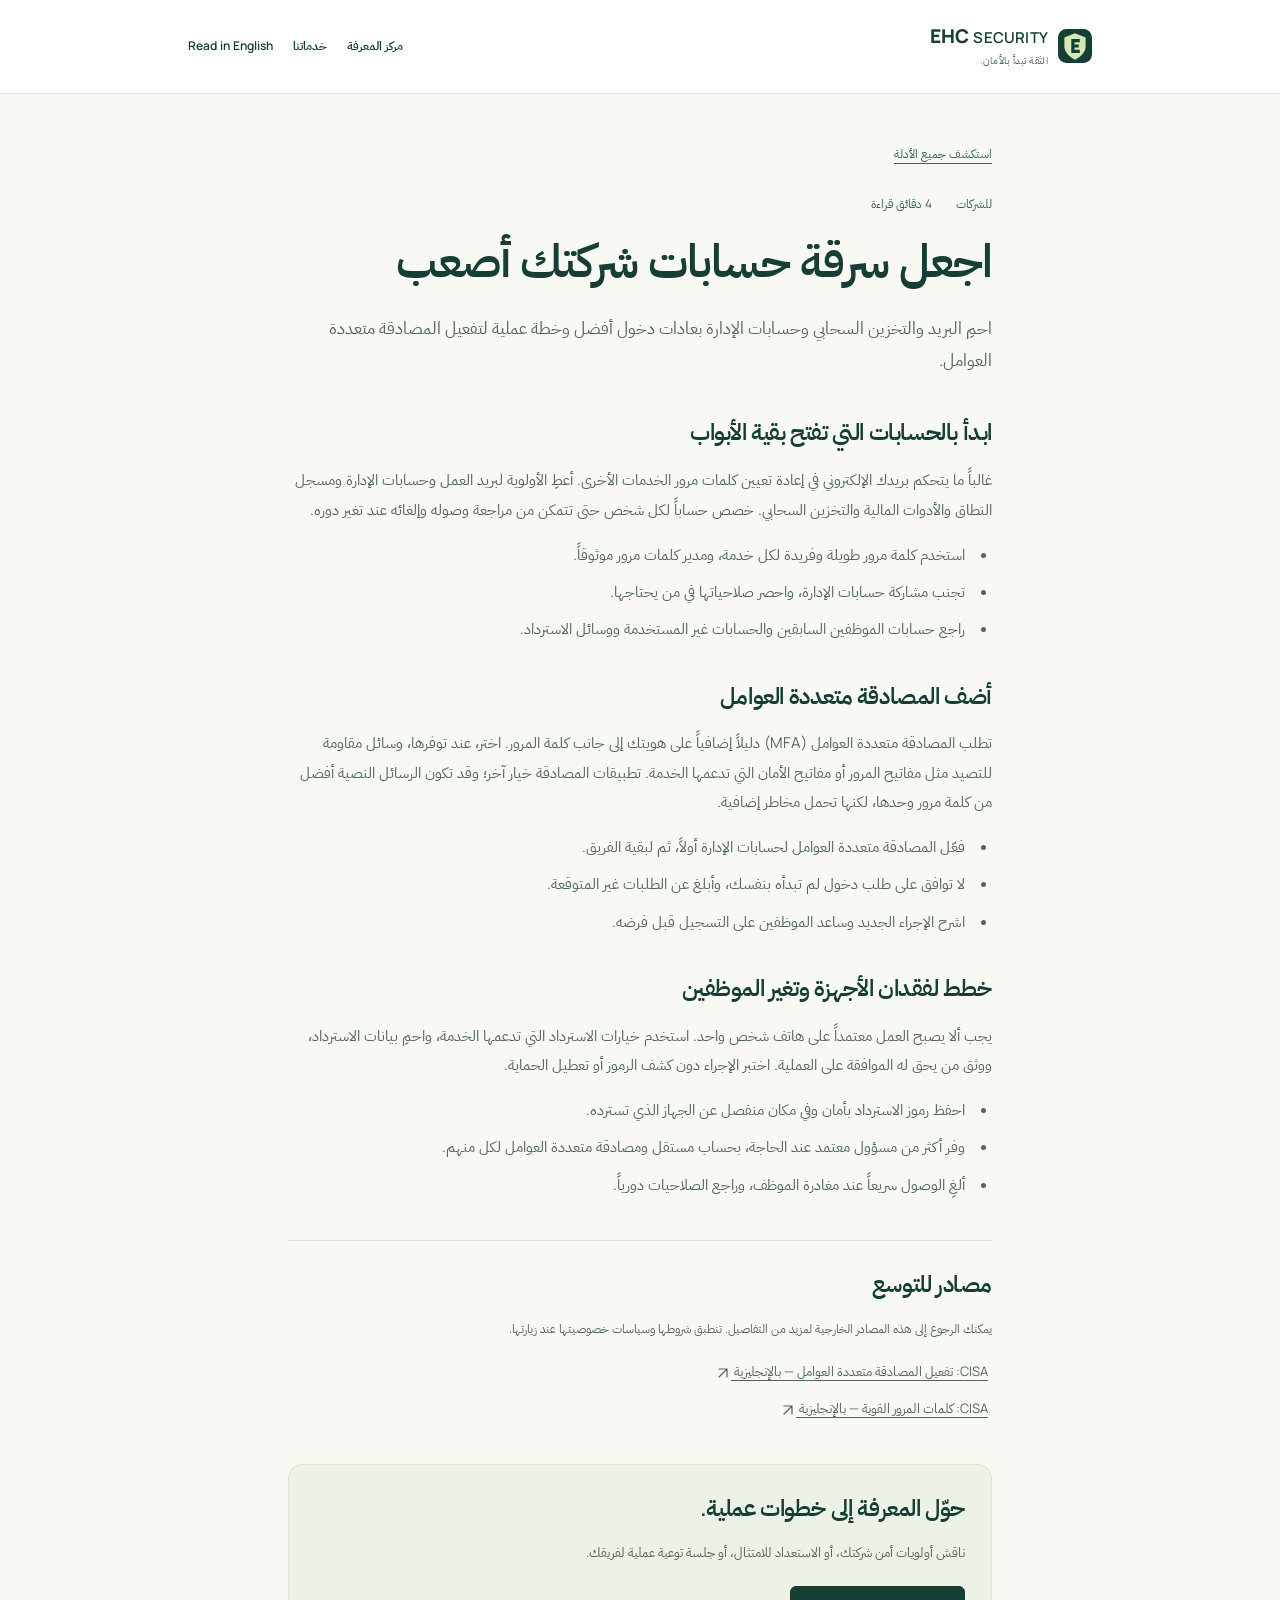
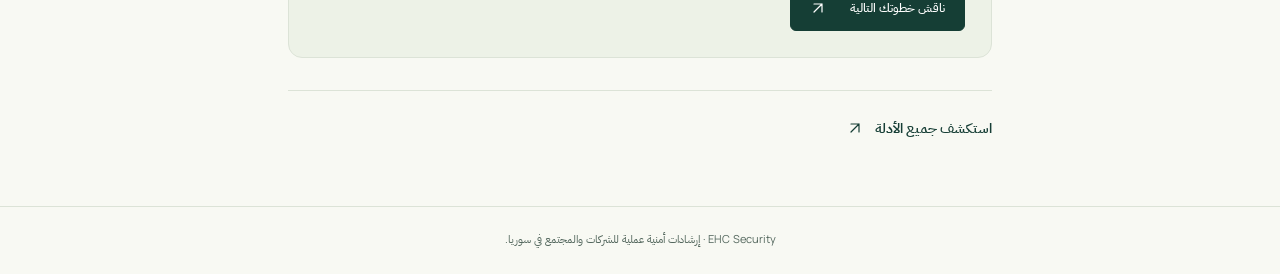
<file: guides/ar/protect-company-accounts/index.html>
<!doctype html>
<html lang="ar" dir="rtl">
<head>
  <meta charset="utf-8">
  <meta name="viewport" content="width=device-width, initial-scale=1">
  <meta name="theme-color" content="#153e35">
  <title>اجعل سرقة حسابات شركتك أصعب | EHC Security</title>
  <meta name="description" content="احمِ البريد والتخزين السحابي وحسابات الإدارة بعادات دخول أفضل وخطة عملية لتفعيل المصادقة متعددة العوامل.">
  <meta property="og:type" content="article">
  <meta property="og:title" content="اجعل سرقة حسابات شركتك أصعب | EHC Security">
  <meta property="og:description" content="احمِ البريد والتخزين السحابي وحسابات الإدارة بعادات دخول أفضل وخطة عملية لتفعيل المصادقة متعددة العوامل.">
  <meta property="og:site_name" content="EHC Security">
  <meta property="og:locale" content="ar_SY">
  <meta name="twitter:card" content="summary">
  <link rel="icon" href="../../../assets/favicon.svg" type="image/svg+xml">
  <link rel="preload" href="../../../assets/fonts/ibm-plex-sans-arabic-arabic-400-normal.woff2" as="font" type="font/woff2" crossorigin>
  <link rel="stylesheet" href="../../../styles.css">
  <style>
    .guide-header{border-bottom:1px solid var(--line);padding:24px 0;background:#fff}
    .guide-header-inner{max-width:960px;margin:auto;padding:0 28px;display:flex;align-items:center;justify-content:space-between;gap:24px}
    .guide-nav{display:flex;align-items:center;flex-wrap:wrap;gap:20px;font-size:12px;font-weight:600}
    .guide-nav a:hover{text-decoration:underline;text-underline-offset:5px}
    .guide-main{max-width:760px;margin:auto;padding:46px 28px 64px}
    .guide-back{font-size:12px;color:var(--green);display:inline-block;margin-bottom:30px;text-decoration:underline;text-underline-offset:5px}
    .guide-main h1,html[lang=ar] .guide-main h1{font-size:clamp(32px,5vw,46px);line-height:1.4;letter-spacing:-1px;margin-bottom:18px}
    .guide-main .guide-description{font-size:17px;line-height:1.9;margin-bottom:38px}
    .guide-main article>section{margin-top:34px}
    .guide-main h2,html[lang=ar] .guide-main h2{font-size:23px;line-height:1.6;letter-spacing:-.4px;margin-bottom:14px}
    .guide-main article p,.guide-main article li{font-size:15px;line-height:1.95}
    .guide-main article p+p{margin-top:14px}
    .guide-main article ul{padding-inline-start:23px;margin:16px 0 0;color:var(--muted)}
    .guide-main article li{padding-inline-start:4px;margin-bottom:8px}
    .guide-main .article-meta{flex-wrap:wrap;margin-bottom:16px;font-size:12px;gap:10px 24px}
    .guide-sources{border-top:1px solid var(--line);padding-top:26px;margin-top:40px!important}
    .guide-main .guide-sources p{font-size:12px}
    .guide-main .guide-source-list{list-style:none;padding:0}
    .guide-source-list a{text-decoration:underline;text-underline-offset:4px;overflow-wrap:anywhere;font-size:13px}
    .guide-arrow{display:inline-block;width:16px;height:16px;vertical-align:middle;fill:none;stroke:currentColor;stroke-width:1.5;stroke-linecap:round;stroke-linejoin:round;flex-shrink:0}
    .guide-cta{margin-top:40px;padding:26px;border:1px solid var(--line);border-radius:14px;background:#edf2e7}
    .guide-cta p{font-size:13px;line-height:1.9;margin-bottom:20px}
    .guide-main .guide-cta h2{font-size:22px;margin-bottom:10px}
    .guide-bottom{border-top:1px solid var(--line);margin-top:32px;padding-top:24px}
    .guide-footer{border-top:1px solid var(--line);text-align:center;font-size:11px;padding:24px 28px}
    @media(max-width:600px){.guide-header-inner{align-items:flex-start;flex-direction:column;gap:18px}.guide-nav{gap:14px 20px}.guide-main{padding:30px 22px 46px}.guide-main .guide-description{font-size:15px}.guide-cta{padding:22px}.guide-main article p,.guide-main article li{font-size:14px}}
  </style>
</head>
<body>
  <a class="skip-link" href="#guide">انتقل إلى الدليل</a>
  <header class="guide-header">
    <div class="guide-header-inner">
      <a class="brand" href="../../../index.html?lang=ar" aria-label="EHC Security">
        <img class="brand-mark" src="../../../assets/favicon.svg" width="34" height="40" alt="">
        <span><strong dir="ltr">EHC <span>SECURITY</span></strong><small>الثقة تبدأ بالأمان.</small></span>
      </a>
      <nav class="guide-nav" aria-label="مركز المعرفة">
        <a href="../../../index.html?lang=ar#learn">مركز المعرفة</a>
        <a href="../../../index.html?lang=ar#services">خدماتنا</a>
        <a href="../../en/protect-company-accounts/" lang="en" dir="ltr" aria-label="اقرأ هذا الدليل بالإنجليزية">Read in English</a>
      </nav>
    </div>
  </header>
  <main class="guide-main" id="guide">
    <a class="guide-back" href="../../../index.html?lang=ar#learn">استكشف جميع الأدلة</a>
    <article aria-labelledby="guide-title">
      <header>
        <div class="article-meta"><span>للشركات</span><span>4 دقائق قراءة</span></div>
        <h1 id="guide-title">اجعل سرقة حسابات شركتك أصعب</h1>
        <p class="guide-description">احمِ البريد والتخزين السحابي وحسابات الإدارة بعادات دخول أفضل وخطة عملية لتفعيل المصادقة متعددة العوامل.</p>
      </header>
      <section aria-labelledby="section-1">
        <h2 id="section-1">ابدأ بالحسابات التي تفتح بقية الأبواب</h2>
        <p>غالباً ما يتحكم بريدك الإلكتروني في إعادة تعيين كلمات مرور الخدمات الأخرى. أعطِ الأولوية لبريد العمل وحسابات الإدارة ومسجل النطاق والأدوات المالية والتخزين السحابي. خصص حساباً لكل شخص حتى تتمكن من مراجعة وصوله وإلغائه عند تغير دوره.</p>
        <ul>
          <li>استخدم كلمة مرور طويلة وفريدة لكل خدمة، ومدير كلمات مرور موثوقاً.</li>
          <li>تجنب مشاركة حسابات الإدارة، واحصر صلاحياتها في من يحتاجها.</li>
          <li>راجع حسابات الموظفين السابقين والحسابات غير المستخدمة ووسائل الاسترداد.</li>
        </ul>
      </section>
      <section aria-labelledby="section-2">
        <h2 id="section-2">أضف المصادقة متعددة العوامل</h2>
        <p>تطلب المصادقة متعددة العوامل (MFA) دليلاً إضافياً على هويتك إلى جانب كلمة المرور. اختر، عند توفرها، وسائل مقاومة للتصيد مثل مفاتيح المرور أو مفاتيح الأمان التي تدعمها الخدمة. تطبيقات المصادقة خيار آخر؛ وقد تكون الرسائل النصية أفضل من كلمة مرور وحدها، لكنها تحمل مخاطر إضافية.</p>
        <ul>
          <li>فعّل المصادقة متعددة العوامل لحسابات الإدارة أولاً، ثم لبقية الفريق.</li>
          <li>لا توافق على طلب دخول لم تبدأه بنفسك، وأبلغ عن الطلبات غير المتوقعة.</li>
          <li>اشرح الإجراء الجديد وساعد الموظفين على التسجيل قبل فرضه.</li>
        </ul>
      </section>
      <section aria-labelledby="section-3">
        <h2 id="section-3">خطط لفقدان الأجهزة وتغير الموظفين</h2>
        <p>يجب ألا يصبح العمل معتمداً على هاتف شخص واحد. استخدم خيارات الاسترداد التي تدعمها الخدمة، واحمِ بيانات الاسترداد، ووثق من يحق له الموافقة على العملية. اختبر الإجراء دون كشف الرموز أو تعطيل الحماية.</p>
        <ul>
          <li>احفظ رموز الاسترداد بأمان وفي مكان منفصل عن الجهاز الذي تسترده.</li>
          <li>وفر أكثر من مسؤول معتمد عند الحاجة، بحساب مستقل ومصادقة متعددة العوامل لكل منهم.</li>
          <li>ألغِ الوصول سريعاً عند مغادرة الموظف، وراجع الصلاحيات دورياً.</li>
        </ul>
      </section>
      <section class="guide-sources" aria-labelledby="sources-title">
        <h2 id="sources-title">مصادر للتوسع</h2>
        <p>يمكنك الرجوع إلى هذه المصادر الخارجية لمزيد من التفاصيل. تنطبق شروطها وسياسات خصوصيتها عند زيارتها.</p>
        <ul class="guide-source-list">
          <li><a href="https://www.cisa.gov/secure-our-world/turn-mfa" target="_blank" rel="noopener noreferrer">CISA: تفعيل المصادقة متعددة العوامل — بالإنجليزية <svg class="guide-arrow" viewBox="0 0 20 20" aria-hidden="true" focusable="false"><path d="m5 15 10-10M5 5h10v10"/></svg></a></li>
          <li><a href="https://www.cisa.gov/secure-our-world/use-strong-passwords" target="_blank" rel="noopener noreferrer">CISA: كلمات المرور القوية — بالإنجليزية <svg class="guide-arrow" viewBox="0 0 20 20" aria-hidden="true" focusable="false"><path d="m5 15 10-10M5 5h10v10"/></svg></a></li>
        </ul>
      </section>
    </article>
    <aside class="guide-cta" aria-labelledby="next-title">
      <h2 id="next-title">حوّل المعرفة إلى خطوات عملية.</h2>
      <p>ناقش أولويات أمن شركتك، أو الاستعداد للامتثال، أو جلسة توعية عملية لفريقك.</p>
      <a class="button button-small" href="../../../index.html?lang=ar#contact">ناقش خطوتك التالية <svg class="guide-arrow" viewBox="0 0 20 20" aria-hidden="true" focusable="false"><path d="m5 15 10-10M5 5h10v10"/></svg></a>
    </aside>
    <div class="guide-bottom"><a class="text-link" href="../../../index.html?lang=ar#learn">استكشف جميع الأدلة <svg class="guide-arrow" viewBox="0 0 20 20" aria-hidden="true" focusable="false"><path d="m5 15 10-10M5 5h10v10"/></svg></a></div>
  </main>
  <footer class="guide-footer"><p><span dir="ltr">EHC Security</span> · إرشادات أمنية عملية للشركات والمجتمع في سوريا.</p></footer>
</body>
</html>
</file>
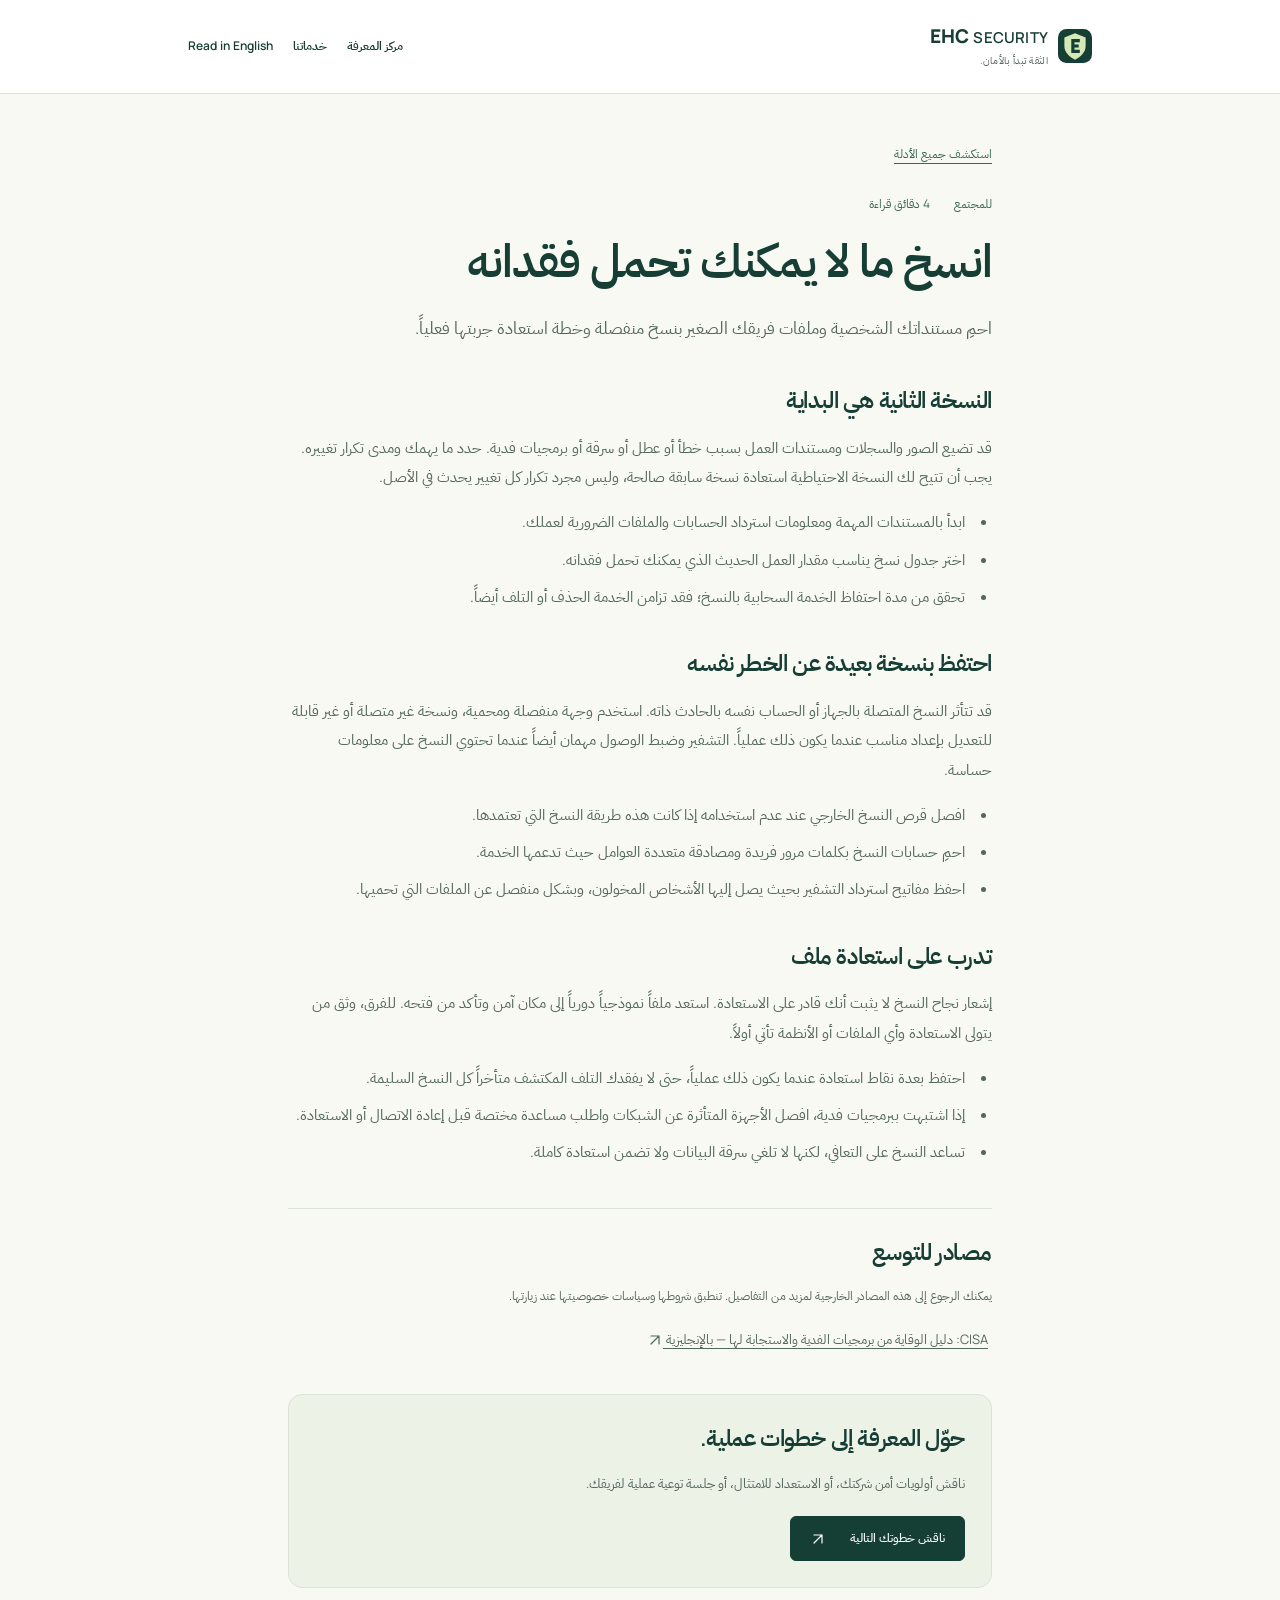
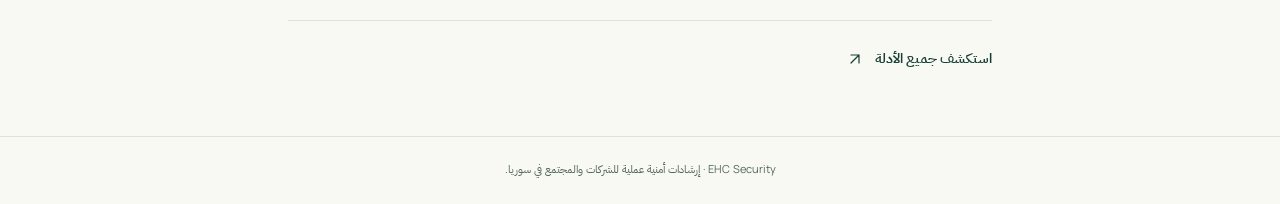
<file: guides/ar/reliable-backups/index.html>
<!doctype html>
<html lang="ar" dir="rtl">
<head>
  <meta charset="utf-8">
  <meta name="viewport" content="width=device-width, initial-scale=1">
  <meta name="theme-color" content="#153e35">
  <title>انسخ ما لا يمكنك تحمل فقدانه | EHC Security</title>
  <meta name="description" content="احمِ مستنداتك الشخصية وملفات فريقك الصغير بنسخ منفصلة وخطة استعادة جربتها فعلياً.">
  <meta property="og:type" content="article">
  <meta property="og:title" content="انسخ ما لا يمكنك تحمل فقدانه | EHC Security">
  <meta property="og:description" content="احمِ مستنداتك الشخصية وملفات فريقك الصغير بنسخ منفصلة وخطة استعادة جربتها فعلياً.">
  <meta property="og:site_name" content="EHC Security">
  <meta property="og:locale" content="ar_SY">
  <meta name="twitter:card" content="summary">
  <link rel="icon" href="../../../assets/favicon.svg" type="image/svg+xml">
  <link rel="preload" href="../../../assets/fonts/ibm-plex-sans-arabic-arabic-400-normal.woff2" as="font" type="font/woff2" crossorigin>
  <link rel="stylesheet" href="../../../styles.css">
  <style>
    .guide-header{border-bottom:1px solid var(--line);padding:24px 0;background:#fff}
    .guide-header-inner{max-width:960px;margin:auto;padding:0 28px;display:flex;align-items:center;justify-content:space-between;gap:24px}
    .guide-nav{display:flex;align-items:center;flex-wrap:wrap;gap:20px;font-size:12px;font-weight:600}
    .guide-nav a:hover{text-decoration:underline;text-underline-offset:5px}
    .guide-main{max-width:760px;margin:auto;padding:46px 28px 64px}
    .guide-back{font-size:12px;color:var(--green);display:inline-block;margin-bottom:30px;text-decoration:underline;text-underline-offset:5px}
    .guide-main h1,html[lang=ar] .guide-main h1{font-size:clamp(32px,5vw,46px);line-height:1.4;letter-spacing:-1px;margin-bottom:18px}
    .guide-main .guide-description{font-size:17px;line-height:1.9;margin-bottom:38px}
    .guide-main article>section{margin-top:34px}
    .guide-main h2,html[lang=ar] .guide-main h2{font-size:23px;line-height:1.6;letter-spacing:-.4px;margin-bottom:14px}
    .guide-main article p,.guide-main article li{font-size:15px;line-height:1.95}
    .guide-main article p+p{margin-top:14px}
    .guide-main article ul{padding-inline-start:23px;margin:16px 0 0;color:var(--muted)}
    .guide-main article li{padding-inline-start:4px;margin-bottom:8px}
    .guide-main .article-meta{flex-wrap:wrap;margin-bottom:16px;font-size:12px;gap:10px 24px}
    .guide-sources{border-top:1px solid var(--line);padding-top:26px;margin-top:40px!important}
    .guide-main .guide-sources p{font-size:12px}
    .guide-main .guide-source-list{list-style:none;padding:0}
    .guide-source-list a{text-decoration:underline;text-underline-offset:4px;overflow-wrap:anywhere;font-size:13px}
    .guide-arrow{display:inline-block;width:16px;height:16px;vertical-align:middle;fill:none;stroke:currentColor;stroke-width:1.5;stroke-linecap:round;stroke-linejoin:round;flex-shrink:0}
    .guide-cta{margin-top:40px;padding:26px;border:1px solid var(--line);border-radius:14px;background:#edf2e7}
    .guide-cta p{font-size:13px;line-height:1.9;margin-bottom:20px}
    .guide-main .guide-cta h2{font-size:22px;margin-bottom:10px}
    .guide-bottom{border-top:1px solid var(--line);margin-top:32px;padding-top:24px}
    .guide-footer{border-top:1px solid var(--line);text-align:center;font-size:11px;padding:24px 28px}
    @media(max-width:600px){.guide-header-inner{align-items:flex-start;flex-direction:column;gap:18px}.guide-nav{gap:14px 20px}.guide-main{padding:30px 22px 46px}.guide-main .guide-description{font-size:15px}.guide-cta{padding:22px}.guide-main article p,.guide-main article li{font-size:14px}}
  </style>
</head>
<body>
  <a class="skip-link" href="#guide">انتقل إلى الدليل</a>
  <header class="guide-header">
    <div class="guide-header-inner">
      <a class="brand" href="../../../index.html?lang=ar" aria-label="EHC Security">
        <img class="brand-mark" src="../../../assets/favicon.svg" width="34" height="40" alt="">
        <span><strong dir="ltr">EHC <span>SECURITY</span></strong><small>الثقة تبدأ بالأمان.</small></span>
      </a>
      <nav class="guide-nav" aria-label="مركز المعرفة">
        <a href="../../../index.html?lang=ar#learn">مركز المعرفة</a>
        <a href="../../../index.html?lang=ar#services">خدماتنا</a>
        <a href="../../en/reliable-backups/" lang="en" dir="ltr" aria-label="اقرأ هذا الدليل بالإنجليزية">Read in English</a>
      </nav>
    </div>
  </header>
  <main class="guide-main" id="guide">
    <a class="guide-back" href="../../../index.html?lang=ar#learn">استكشف جميع الأدلة</a>
    <article aria-labelledby="guide-title">
      <header>
        <div class="article-meta"><span>للمجتمع</span><span>4 دقائق قراءة</span></div>
        <h1 id="guide-title">انسخ ما لا يمكنك تحمل فقدانه</h1>
        <p class="guide-description">احمِ مستنداتك الشخصية وملفات فريقك الصغير بنسخ منفصلة وخطة استعادة جربتها فعلياً.</p>
      </header>
      <section aria-labelledby="section-1">
        <h2 id="section-1">النسخة الثانية هي البداية</h2>
        <p>قد تضيع الصور والسجلات ومستندات العمل بسبب خطأ أو عطل أو سرقة أو برمجيات فدية. حدد ما يهمك ومدى تكرار تغييره. يجب أن تتيح لك النسخة الاحتياطية استعادة نسخة سابقة صالحة، وليس مجرد تكرار كل تغيير يحدث في الأصل.</p>
        <ul>
          <li>ابدأ بالمستندات المهمة ومعلومات استرداد الحسابات والملفات الضرورية لعملك.</li>
          <li>اختر جدول نسخ يناسب مقدار العمل الحديث الذي يمكنك تحمل فقدانه.</li>
          <li>تحقق من مدة احتفاظ الخدمة السحابية بالنسخ؛ فقد تزامن الخدمة الحذف أو التلف أيضاً.</li>
        </ul>
      </section>
      <section aria-labelledby="section-2">
        <h2 id="section-2">احتفظ بنسخة بعيدة عن الخطر نفسه</h2>
        <p>قد تتأثر النسخ المتصلة بالجهاز أو الحساب نفسه بالحادث ذاته. استخدم وجهة منفصلة ومحمية، ونسخة غير متصلة أو غير قابلة للتعديل بإعداد مناسب عندما يكون ذلك عملياً. التشفير وضبط الوصول مهمان أيضاً عندما تحتوي النسخ على معلومات حساسة.</p>
        <ul>
          <li>افصل قرص النسخ الخارجي عند عدم استخدامه إذا كانت هذه طريقة النسخ التي تعتمدها.</li>
          <li>احمِ حسابات النسخ بكلمات مرور فريدة ومصادقة متعددة العوامل حيث تدعمها الخدمة.</li>
          <li>احفظ مفاتيح استرداد التشفير بحيث يصل إليها الأشخاص المخولون، وبشكل منفصل عن الملفات التي تحميها.</li>
        </ul>
      </section>
      <section aria-labelledby="section-3">
        <h2 id="section-3">تدرب على استعادة ملف</h2>
        <p>إشعار نجاح النسخ لا يثبت أنك قادر على الاستعادة. استعد ملفاً نموذجياً دورياً إلى مكان آمن وتأكد من فتحه. للفرق، وثق من يتولى الاستعادة وأي الملفات أو الأنظمة تأتي أولاً.</p>
        <ul>
          <li>احتفظ بعدة نقاط استعادة عندما يكون ذلك عملياً، حتى لا يفقدك التلف المكتشف متأخراً كل النسخ السليمة.</li>
          <li>إذا اشتبهت ببرمجيات فدية، افصل الأجهزة المتأثرة عن الشبكات واطلب مساعدة مختصة قبل إعادة الاتصال أو الاستعادة.</li>
          <li>تساعد النسخ على التعافي، لكنها لا تلغي سرقة البيانات ولا تضمن استعادة كاملة.</li>
        </ul>
      </section>
      <section class="guide-sources" aria-labelledby="sources-title">
        <h2 id="sources-title">مصادر للتوسع</h2>
        <p>يمكنك الرجوع إلى هذه المصادر الخارجية لمزيد من التفاصيل. تنطبق شروطها وسياسات خصوصيتها عند زيارتها.</p>
        <ul class="guide-source-list">
          <li><a href="https://www.cisa.gov/stopransomware/ransomware-guide" target="_blank" rel="noopener noreferrer">CISA: دليل الوقاية من برمجيات الفدية والاستجابة لها — بالإنجليزية <svg class="guide-arrow" viewBox="0 0 20 20" aria-hidden="true" focusable="false"><path d="m5 15 10-10M5 5h10v10"/></svg></a></li>
        </ul>
      </section>
    </article>
    <aside class="guide-cta" aria-labelledby="next-title">
      <h2 id="next-title">حوّل المعرفة إلى خطوات عملية.</h2>
      <p>ناقش أولويات أمن شركتك، أو الاستعداد للامتثال، أو جلسة توعية عملية لفريقك.</p>
      <a class="button button-small" href="../../../index.html?lang=ar#contact">ناقش خطوتك التالية <svg class="guide-arrow" viewBox="0 0 20 20" aria-hidden="true" focusable="false"><path d="m5 15 10-10M5 5h10v10"/></svg></a>
    </aside>
    <div class="guide-bottom"><a class="text-link" href="../../../index.html?lang=ar#learn">استكشف جميع الأدلة <svg class="guide-arrow" viewBox="0 0 20 20" aria-hidden="true" focusable="false"><path d="m5 15 10-10M5 5h10v10"/></svg></a></div>
  </main>
  <footer class="guide-footer"><p><span dir="ltr">EHC Security</span> · إرشادات أمنية عملية للشركات والمجتمع في سوريا.</p></footer>
</body>
</html>
</file>
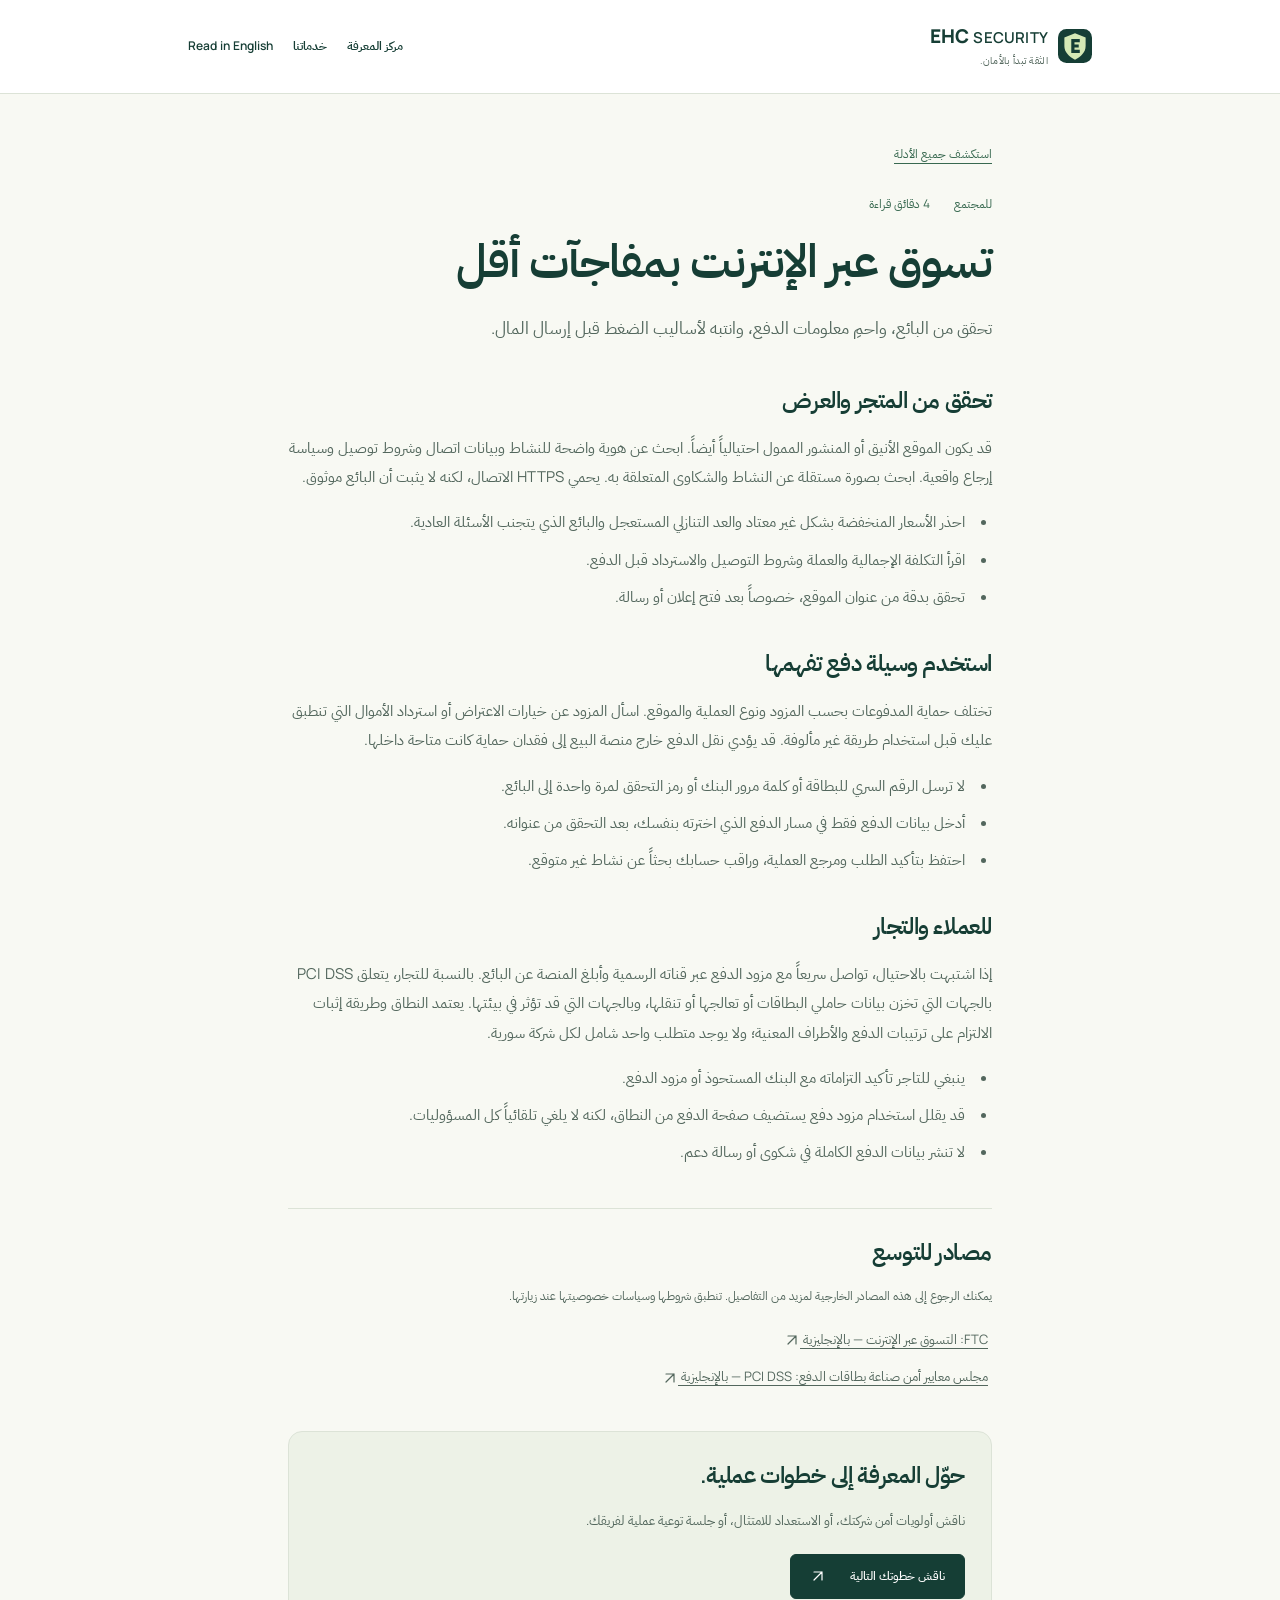
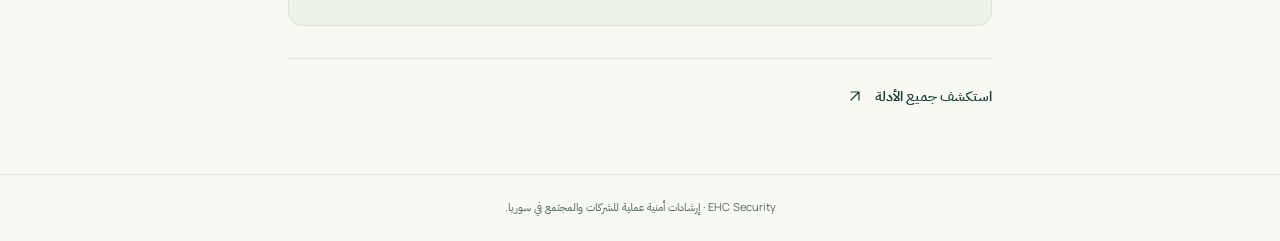
<file: guides/ar/safer-online-payments/index.html>
<!doctype html>
<html lang="ar" dir="rtl">
<head>
  <meta charset="utf-8">
  <meta name="viewport" content="width=device-width, initial-scale=1">
  <meta name="theme-color" content="#153e35">
  <title>تسوق عبر الإنترنت بمفاجآت أقل | EHC Security</title>
  <meta name="description" content="تحقق من البائع، واحمِ معلومات الدفع، وانتبه لأساليب الضغط قبل إرسال المال.">
  <meta property="og:type" content="article">
  <meta property="og:title" content="تسوق عبر الإنترنت بمفاجآت أقل | EHC Security">
  <meta property="og:description" content="تحقق من البائع، واحمِ معلومات الدفع، وانتبه لأساليب الضغط قبل إرسال المال.">
  <meta property="og:site_name" content="EHC Security">
  <meta property="og:locale" content="ar_SY">
  <meta name="twitter:card" content="summary">
  <link rel="icon" href="../../../assets/favicon.svg" type="image/svg+xml">
  <link rel="preload" href="../../../assets/fonts/ibm-plex-sans-arabic-arabic-400-normal.woff2" as="font" type="font/woff2" crossorigin>
  <link rel="stylesheet" href="../../../styles.css">
  <style>
    .guide-header{border-bottom:1px solid var(--line);padding:24px 0;background:#fff}
    .guide-header-inner{max-width:960px;margin:auto;padding:0 28px;display:flex;align-items:center;justify-content:space-between;gap:24px}
    .guide-nav{display:flex;align-items:center;flex-wrap:wrap;gap:20px;font-size:12px;font-weight:600}
    .guide-nav a:hover{text-decoration:underline;text-underline-offset:5px}
    .guide-main{max-width:760px;margin:auto;padding:46px 28px 64px}
    .guide-back{font-size:12px;color:var(--green);display:inline-block;margin-bottom:30px;text-decoration:underline;text-underline-offset:5px}
    .guide-main h1,html[lang=ar] .guide-main h1{font-size:clamp(32px,5vw,46px);line-height:1.4;letter-spacing:-1px;margin-bottom:18px}
    .guide-main .guide-description{font-size:17px;line-height:1.9;margin-bottom:38px}
    .guide-main article>section{margin-top:34px}
    .guide-main h2,html[lang=ar] .guide-main h2{font-size:23px;line-height:1.6;letter-spacing:-.4px;margin-bottom:14px}
    .guide-main article p,.guide-main article li{font-size:15px;line-height:1.95}
    .guide-main article p+p{margin-top:14px}
    .guide-main article ul{padding-inline-start:23px;margin:16px 0 0;color:var(--muted)}
    .guide-main article li{padding-inline-start:4px;margin-bottom:8px}
    .guide-main .article-meta{flex-wrap:wrap;margin-bottom:16px;font-size:12px;gap:10px 24px}
    .guide-sources{border-top:1px solid var(--line);padding-top:26px;margin-top:40px!important}
    .guide-main .guide-sources p{font-size:12px}
    .guide-main .guide-source-list{list-style:none;padding:0}
    .guide-source-list a{text-decoration:underline;text-underline-offset:4px;overflow-wrap:anywhere;font-size:13px}
    .guide-arrow{display:inline-block;width:16px;height:16px;vertical-align:middle;fill:none;stroke:currentColor;stroke-width:1.5;stroke-linecap:round;stroke-linejoin:round;flex-shrink:0}
    .guide-cta{margin-top:40px;padding:26px;border:1px solid var(--line);border-radius:14px;background:#edf2e7}
    .guide-cta p{font-size:13px;line-height:1.9;margin-bottom:20px}
    .guide-main .guide-cta h2{font-size:22px;margin-bottom:10px}
    .guide-bottom{border-top:1px solid var(--line);margin-top:32px;padding-top:24px}
    .guide-footer{border-top:1px solid var(--line);text-align:center;font-size:11px;padding:24px 28px}
    @media(max-width:600px){.guide-header-inner{align-items:flex-start;flex-direction:column;gap:18px}.guide-nav{gap:14px 20px}.guide-main{padding:30px 22px 46px}.guide-main .guide-description{font-size:15px}.guide-cta{padding:22px}.guide-main article p,.guide-main article li{font-size:14px}}
  </style>
</head>
<body>
  <a class="skip-link" href="#guide">انتقل إلى الدليل</a>
  <header class="guide-header">
    <div class="guide-header-inner">
      <a class="brand" href="../../../index.html?lang=ar" aria-label="EHC Security">
        <img class="brand-mark" src="../../../assets/favicon.svg" width="34" height="40" alt="">
        <span><strong dir="ltr">EHC <span>SECURITY</span></strong><small>الثقة تبدأ بالأمان.</small></span>
      </a>
      <nav class="guide-nav" aria-label="مركز المعرفة">
        <a href="../../../index.html?lang=ar#learn">مركز المعرفة</a>
        <a href="../../../index.html?lang=ar#services">خدماتنا</a>
        <a href="../../en/safer-online-payments/" lang="en" dir="ltr" aria-label="اقرأ هذا الدليل بالإنجليزية">Read in English</a>
      </nav>
    </div>
  </header>
  <main class="guide-main" id="guide">
    <a class="guide-back" href="../../../index.html?lang=ar#learn">استكشف جميع الأدلة</a>
    <article aria-labelledby="guide-title">
      <header>
        <div class="article-meta"><span>للمجتمع</span><span>4 دقائق قراءة</span></div>
        <h1 id="guide-title">تسوق عبر الإنترنت بمفاجآت أقل</h1>
        <p class="guide-description">تحقق من البائع، واحمِ معلومات الدفع، وانتبه لأساليب الضغط قبل إرسال المال.</p>
      </header>
      <section aria-labelledby="section-1">
        <h2 id="section-1">تحقق من المتجر والعرض</h2>
        <p>قد يكون الموقع الأنيق أو المنشور الممول احتيالياً أيضاً. ابحث عن هوية واضحة للنشاط وبيانات اتصال وشروط توصيل وسياسة إرجاع واقعية. ابحث بصورة مستقلة عن النشاط والشكاوى المتعلقة به. يحمي HTTPS الاتصال، لكنه لا يثبت أن البائع موثوق.</p>
        <ul>
          <li>احذر الأسعار المنخفضة بشكل غير معتاد والعد التنازلي المستعجل والبائع الذي يتجنب الأسئلة العادية.</li>
          <li>اقرأ التكلفة الإجمالية والعملة وشروط التوصيل والاسترداد قبل الدفع.</li>
          <li>تحقق بدقة من عنوان الموقع، خصوصاً بعد فتح إعلان أو رسالة.</li>
        </ul>
      </section>
      <section aria-labelledby="section-2">
        <h2 id="section-2">استخدم وسيلة دفع تفهمها</h2>
        <p>تختلف حماية المدفوعات بحسب المزود ونوع العملية والموقع. اسأل المزود عن خيارات الاعتراض أو استرداد الأموال التي تنطبق عليك قبل استخدام طريقة غير مألوفة. قد يؤدي نقل الدفع خارج منصة البيع إلى فقدان حماية كانت متاحة داخلها.</p>
        <ul>
          <li>لا ترسل الرقم السري للبطاقة أو كلمة مرور البنك أو رمز التحقق لمرة واحدة إلى البائع.</li>
          <li>أدخل بيانات الدفع فقط في مسار الدفع الذي اخترته بنفسك، بعد التحقق من عنوانه.</li>
          <li>احتفظ بتأكيد الطلب ومرجع العملية، وراقب حسابك بحثاً عن نشاط غير متوقع.</li>
        </ul>
      </section>
      <section aria-labelledby="section-3">
        <h2 id="section-3">للعملاء والتجار</h2>
        <p>إذا اشتبهت بالاحتيال، تواصل سريعاً مع مزود الدفع عبر قناته الرسمية وأبلغ المنصة عن البائع. بالنسبة للتجار، يتعلق PCI DSS بالجهات التي تخزن بيانات حاملي البطاقات أو تعالجها أو تنقلها، وبالجهات التي قد تؤثر في بيئتها. يعتمد النطاق وطريقة إثبات الالتزام على ترتيبات الدفع والأطراف المعنية؛ ولا يوجد متطلب واحد شامل لكل شركة سورية.</p>
        <ul>
          <li>ينبغي للتاجر تأكيد التزاماته مع البنك المستحوذ أو مزود الدفع.</li>
          <li>قد يقلل استخدام مزود دفع يستضيف صفحة الدفع من النطاق، لكنه لا يلغي تلقائياً كل المسؤوليات.</li>
          <li>لا تنشر بيانات الدفع الكاملة في شكوى أو رسالة دعم.</li>
        </ul>
      </section>
      <section class="guide-sources" aria-labelledby="sources-title">
        <h2 id="sources-title">مصادر للتوسع</h2>
        <p>يمكنك الرجوع إلى هذه المصادر الخارجية لمزيد من التفاصيل. تنطبق شروطها وسياسات خصوصيتها عند زيارتها.</p>
        <ul class="guide-source-list">
          <li><a href="https://consumer.ftc.gov/articles/online-shopping" target="_blank" rel="noopener noreferrer">FTC: التسوق عبر الإنترنت — بالإنجليزية <svg class="guide-arrow" viewBox="0 0 20 20" aria-hidden="true" focusable="false"><path d="m5 15 10-10M5 5h10v10"/></svg></a></li>
          <li><a href="https://www.pcisecuritystandards.org/standards/pci-dss/" target="_blank" rel="noopener noreferrer">مجلس معايير أمن صناعة بطاقات الدفع: PCI DSS — بالإنجليزية <svg class="guide-arrow" viewBox="0 0 20 20" aria-hidden="true" focusable="false"><path d="m5 15 10-10M5 5h10v10"/></svg></a></li>
        </ul>
      </section>
    </article>
    <aside class="guide-cta" aria-labelledby="next-title">
      <h2 id="next-title">حوّل المعرفة إلى خطوات عملية.</h2>
      <p>ناقش أولويات أمن شركتك، أو الاستعداد للامتثال، أو جلسة توعية عملية لفريقك.</p>
      <a class="button button-small" href="../../../index.html?lang=ar#contact">ناقش خطوتك التالية <svg class="guide-arrow" viewBox="0 0 20 20" aria-hidden="true" focusable="false"><path d="m5 15 10-10M5 5h10v10"/></svg></a>
    </aside>
    <div class="guide-bottom"><a class="text-link" href="../../../index.html?lang=ar#learn">استكشف جميع الأدلة <svg class="guide-arrow" viewBox="0 0 20 20" aria-hidden="true" focusable="false"><path d="m5 15 10-10M5 5h10v10"/></svg></a></div>
  </main>
  <footer class="guide-footer"><p><span dir="ltr">EHC Security</span> · إرشادات أمنية عملية للشركات والمجتمع في سوريا.</p></footer>
</body>
</html>
</file>
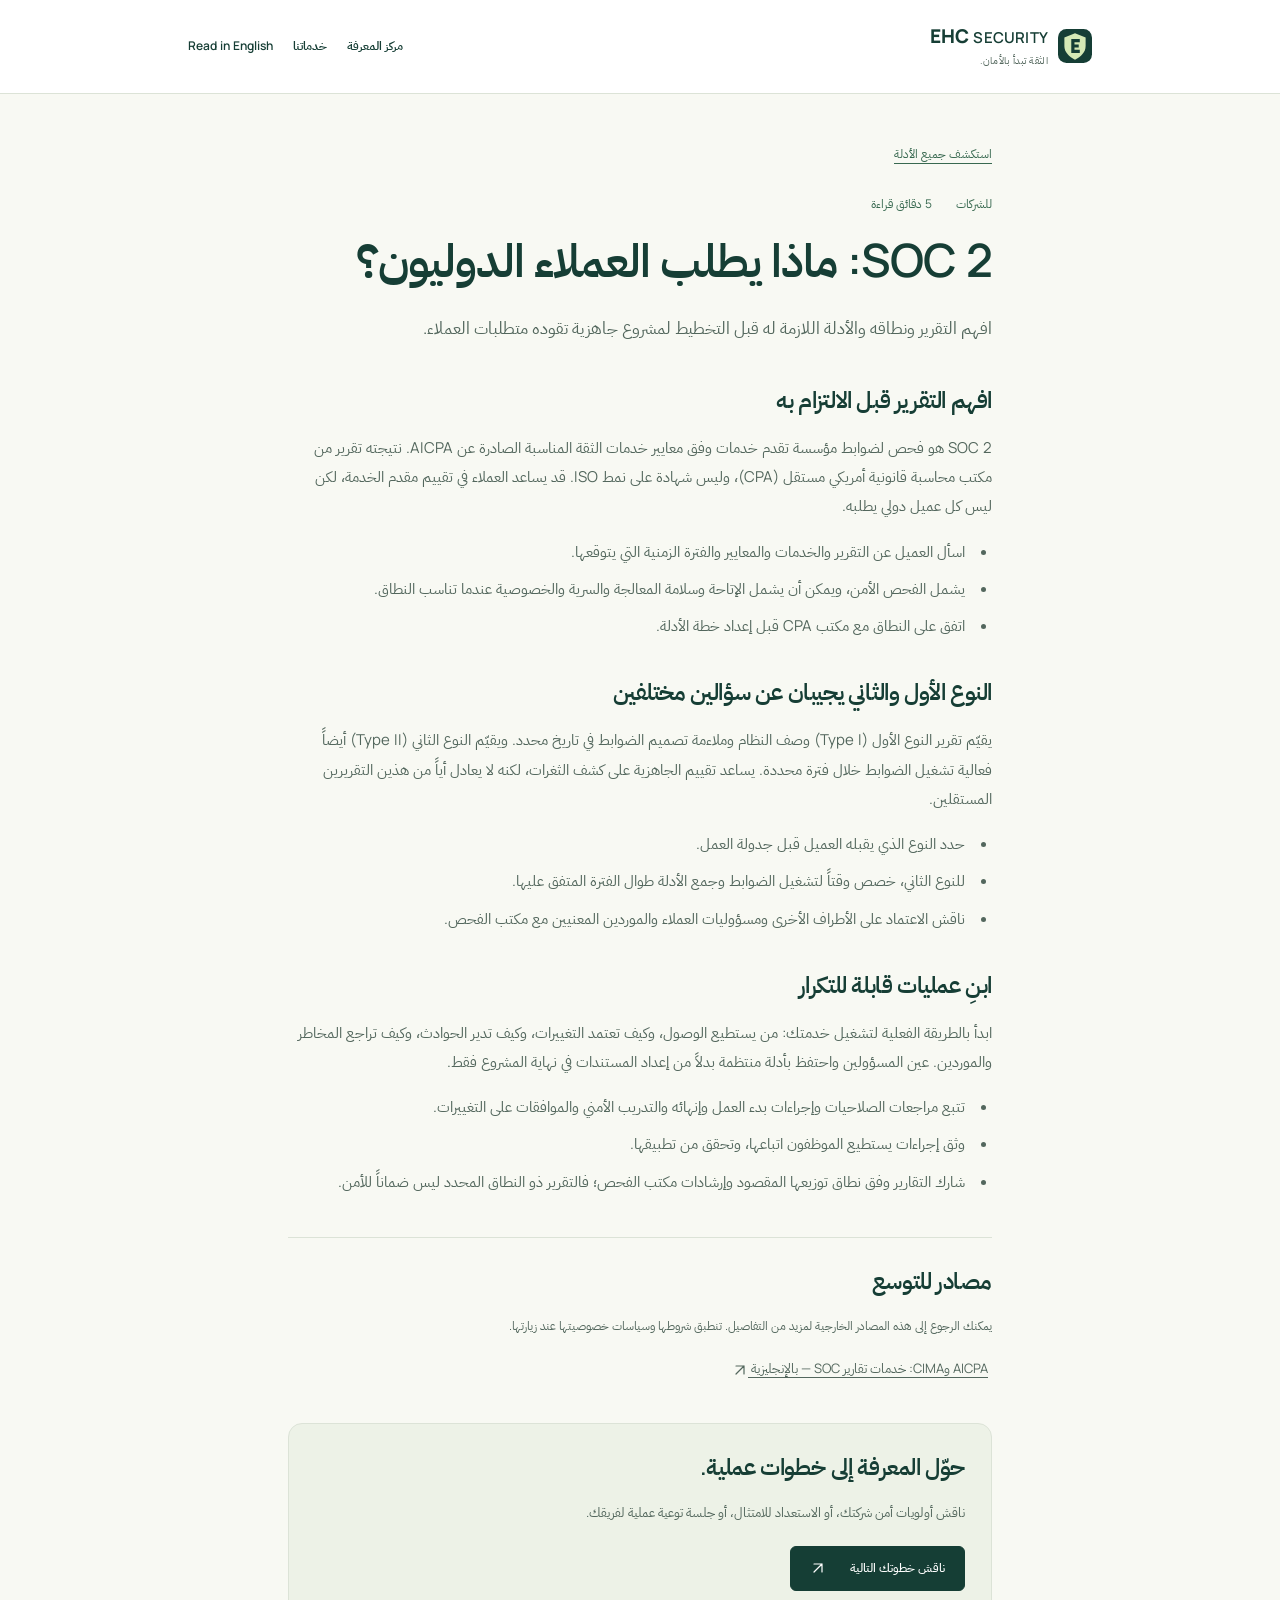
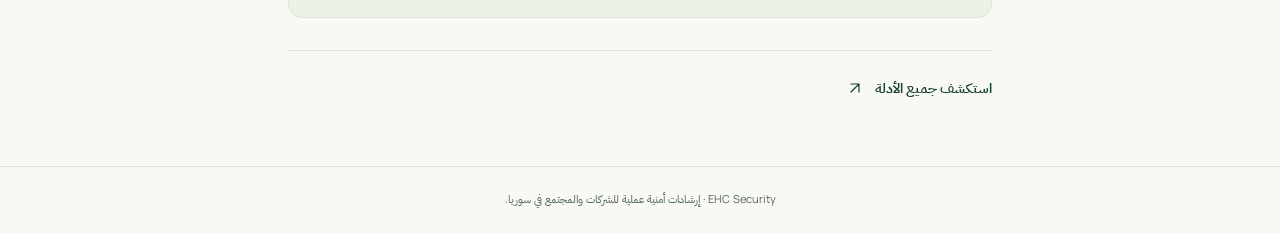
<file: guides/ar/soc2-exporters/index.html>
<!doctype html>
<html lang="ar" dir="rtl">
<head>
  <meta charset="utf-8">
  <meta name="viewport" content="width=device-width, initial-scale=1">
  <meta name="theme-color" content="#153e35">
  <title>SOC 2: ماذا يطلب العملاء الدوليون؟ | EHC Security</title>
  <meta name="description" content="افهم التقرير ونطاقه والأدلة اللازمة له قبل التخطيط لمشروع جاهزية تقوده متطلبات العملاء.">
  <meta property="og:type" content="article">
  <meta property="og:title" content="SOC 2: ماذا يطلب العملاء الدوليون؟ | EHC Security">
  <meta property="og:description" content="افهم التقرير ونطاقه والأدلة اللازمة له قبل التخطيط لمشروع جاهزية تقوده متطلبات العملاء.">
  <meta property="og:site_name" content="EHC Security">
  <meta property="og:locale" content="ar_SY">
  <meta name="twitter:card" content="summary">
  <link rel="icon" href="../../../assets/favicon.svg" type="image/svg+xml">
  <link rel="preload" href="../../../assets/fonts/ibm-plex-sans-arabic-arabic-400-normal.woff2" as="font" type="font/woff2" crossorigin>
  <link rel="stylesheet" href="../../../styles.css">
  <style>
    .guide-header{border-bottom:1px solid var(--line);padding:24px 0;background:#fff}
    .guide-header-inner{max-width:960px;margin:auto;padding:0 28px;display:flex;align-items:center;justify-content:space-between;gap:24px}
    .guide-nav{display:flex;align-items:center;flex-wrap:wrap;gap:20px;font-size:12px;font-weight:600}
    .guide-nav a:hover{text-decoration:underline;text-underline-offset:5px}
    .guide-main{max-width:760px;margin:auto;padding:46px 28px 64px}
    .guide-back{font-size:12px;color:var(--green);display:inline-block;margin-bottom:30px;text-decoration:underline;text-underline-offset:5px}
    .guide-main h1,html[lang=ar] .guide-main h1{font-size:clamp(32px,5vw,46px);line-height:1.4;letter-spacing:-1px;margin-bottom:18px}
    .guide-main .guide-description{font-size:17px;line-height:1.9;margin-bottom:38px}
    .guide-main article>section{margin-top:34px}
    .guide-main h2,html[lang=ar] .guide-main h2{font-size:23px;line-height:1.6;letter-spacing:-.4px;margin-bottom:14px}
    .guide-main article p,.guide-main article li{font-size:15px;line-height:1.95}
    .guide-main article p+p{margin-top:14px}
    .guide-main article ul{padding-inline-start:23px;margin:16px 0 0;color:var(--muted)}
    .guide-main article li{padding-inline-start:4px;margin-bottom:8px}
    .guide-main .article-meta{flex-wrap:wrap;margin-bottom:16px;font-size:12px;gap:10px 24px}
    .guide-sources{border-top:1px solid var(--line);padding-top:26px;margin-top:40px!important}
    .guide-main .guide-sources p{font-size:12px}
    .guide-main .guide-source-list{list-style:none;padding:0}
    .guide-source-list a{text-decoration:underline;text-underline-offset:4px;overflow-wrap:anywhere;font-size:13px}
    .guide-arrow{display:inline-block;width:16px;height:16px;vertical-align:middle;fill:none;stroke:currentColor;stroke-width:1.5;stroke-linecap:round;stroke-linejoin:round;flex-shrink:0}
    .guide-cta{margin-top:40px;padding:26px;border:1px solid var(--line);border-radius:14px;background:#edf2e7}
    .guide-cta p{font-size:13px;line-height:1.9;margin-bottom:20px}
    .guide-main .guide-cta h2{font-size:22px;margin-bottom:10px}
    .guide-bottom{border-top:1px solid var(--line);margin-top:32px;padding-top:24px}
    .guide-footer{border-top:1px solid var(--line);text-align:center;font-size:11px;padding:24px 28px}
    @media(max-width:600px){.guide-header-inner{align-items:flex-start;flex-direction:column;gap:18px}.guide-nav{gap:14px 20px}.guide-main{padding:30px 22px 46px}.guide-main .guide-description{font-size:15px}.guide-cta{padding:22px}.guide-main article p,.guide-main article li{font-size:14px}}
  </style>
</head>
<body>
  <a class="skip-link" href="#guide">انتقل إلى الدليل</a>
  <header class="guide-header">
    <div class="guide-header-inner">
      <a class="brand" href="../../../index.html?lang=ar" aria-label="EHC Security">
        <img class="brand-mark" src="../../../assets/favicon.svg" width="34" height="40" alt="">
        <span><strong dir="ltr">EHC <span>SECURITY</span></strong><small>الثقة تبدأ بالأمان.</small></span>
      </a>
      <nav class="guide-nav" aria-label="مركز المعرفة">
        <a href="../../../index.html?lang=ar#learn">مركز المعرفة</a>
        <a href="../../../index.html?lang=ar#services">خدماتنا</a>
        <a href="../../en/soc2-exporters/" lang="en" dir="ltr" aria-label="اقرأ هذا الدليل بالإنجليزية">Read in English</a>
      </nav>
    </div>
  </header>
  <main class="guide-main" id="guide">
    <a class="guide-back" href="../../../index.html?lang=ar#learn">استكشف جميع الأدلة</a>
    <article aria-labelledby="guide-title">
      <header>
        <div class="article-meta"><span>للشركات</span><span>5 دقائق قراءة</span></div>
        <h1 id="guide-title">SOC 2: ماذا يطلب العملاء الدوليون؟</h1>
        <p class="guide-description">افهم التقرير ونطاقه والأدلة اللازمة له قبل التخطيط لمشروع جاهزية تقوده متطلبات العملاء.</p>
      </header>
      <section aria-labelledby="section-1">
        <h2 id="section-1">افهم التقرير قبل الالتزام به</h2>
        <p>SOC 2 هو فحص لضوابط مؤسسة تقدم خدمات وفق معايير خدمات الثقة المناسبة الصادرة عن AICPA. نتيجته تقرير من مكتب محاسبة قانونية أمريكي مستقل (CPA)، وليس شهادة على نمط ISO. قد يساعد العملاء في تقييم مقدم الخدمة، لكن ليس كل عميل دولي يطلبه.</p>
        <ul>
          <li>اسأل العميل عن التقرير والخدمات والمعايير والفترة الزمنية التي يتوقعها.</li>
          <li>يشمل الفحص الأمن، ويمكن أن يشمل الإتاحة وسلامة المعالجة والسرية والخصوصية عندما تناسب النطاق.</li>
          <li>اتفق على النطاق مع مكتب CPA قبل إعداد خطة الأدلة.</li>
        </ul>
      </section>
      <section aria-labelledby="section-2">
        <h2 id="section-2">النوع الأول والثاني يجيبان عن سؤالين مختلفين</h2>
        <p>يقيّم تقرير النوع الأول (Type I) وصف النظام وملاءمة تصميم الضوابط في تاريخ محدد. ويقيّم النوع الثاني (Type II) أيضاً فعالية تشغيل الضوابط خلال فترة محددة. يساعد تقييم الجاهزية على كشف الثغرات، لكنه لا يعادل أياً من هذين التقريرين المستقلين.</p>
        <ul>
          <li>حدد النوع الذي يقبله العميل قبل جدولة العمل.</li>
          <li>للنوع الثاني، خصص وقتاً لتشغيل الضوابط وجمع الأدلة طوال الفترة المتفق عليها.</li>
          <li>ناقش الاعتماد على الأطراف الأخرى ومسؤوليات العملاء والموردين المعنيين مع مكتب الفحص.</li>
        </ul>
      </section>
      <section aria-labelledby="section-3">
        <h2 id="section-3">ابنِ عمليات قابلة للتكرار</h2>
        <p>ابدأ بالطريقة الفعلية لتشغيل خدمتك: من يستطيع الوصول، وكيف تعتمد التغييرات، وكيف تدير الحوادث، وكيف تراجع المخاطر والموردين. عين المسؤولين واحتفظ بأدلة منتظمة بدلاً من إعداد المستندات في نهاية المشروع فقط.</p>
        <ul>
          <li>تتبع مراجعات الصلاحيات وإجراءات بدء العمل وإنهائه والتدريب الأمني والموافقات على التغييرات.</li>
          <li>وثق إجراءات يستطيع الموظفون اتباعها، وتحقق من تطبيقها.</li>
          <li>شارك التقارير وفق نطاق توزيعها المقصود وإرشادات مكتب الفحص؛ فالتقرير ذو النطاق المحدد ليس ضماناً للأمن.</li>
        </ul>
      </section>
      <section class="guide-sources" aria-labelledby="sources-title">
        <h2 id="sources-title">مصادر للتوسع</h2>
        <p>يمكنك الرجوع إلى هذه المصادر الخارجية لمزيد من التفاصيل. تنطبق شروطها وسياسات خصوصيتها عند زيارتها.</p>
        <ul class="guide-source-list">
          <li><a href="https://www.aicpa-cima.com/resources/landing/system-and-organization-controls-soc-suite-of-services" target="_blank" rel="noopener noreferrer">AICPA وCIMA: خدمات تقارير SOC — بالإنجليزية <svg class="guide-arrow" viewBox="0 0 20 20" aria-hidden="true" focusable="false"><path d="m5 15 10-10M5 5h10v10"/></svg></a></li>
        </ul>
      </section>
    </article>
    <aside class="guide-cta" aria-labelledby="next-title">
      <h2 id="next-title">حوّل المعرفة إلى خطوات عملية.</h2>
      <p>ناقش أولويات أمن شركتك، أو الاستعداد للامتثال، أو جلسة توعية عملية لفريقك.</p>
      <a class="button button-small" href="../../../index.html?lang=ar#contact">ناقش خطوتك التالية <svg class="guide-arrow" viewBox="0 0 20 20" aria-hidden="true" focusable="false"><path d="m5 15 10-10M5 5h10v10"/></svg></a>
    </aside>
    <div class="guide-bottom"><a class="text-link" href="../../../index.html?lang=ar#learn">استكشف جميع الأدلة <svg class="guide-arrow" viewBox="0 0 20 20" aria-hidden="true" focusable="false"><path d="m5 15 10-10M5 5h10v10"/></svg></a></div>
  </main>
  <footer class="guide-footer"><p><span dir="ltr">EHC Security</span> · إرشادات أمنية عملية للشركات والمجتمع في سوريا.</p></footer>
</body>
</html>
</file>
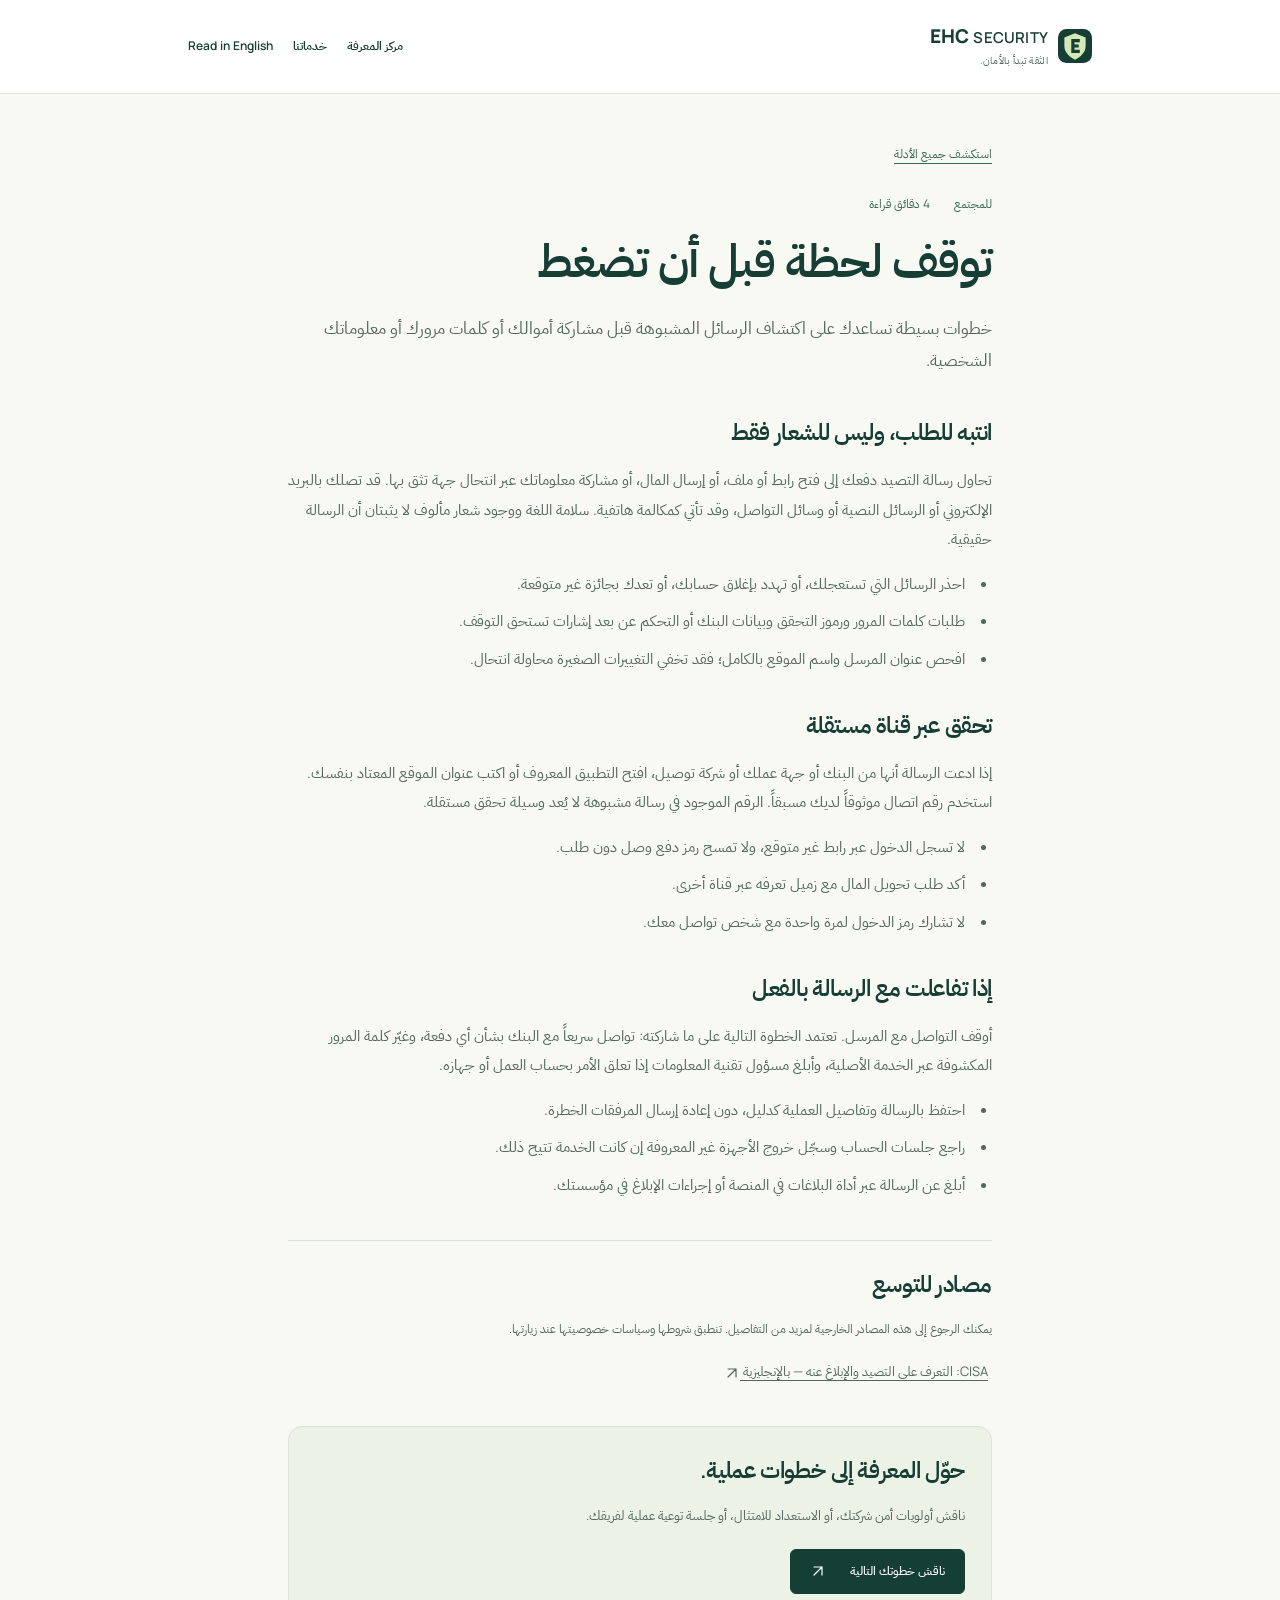
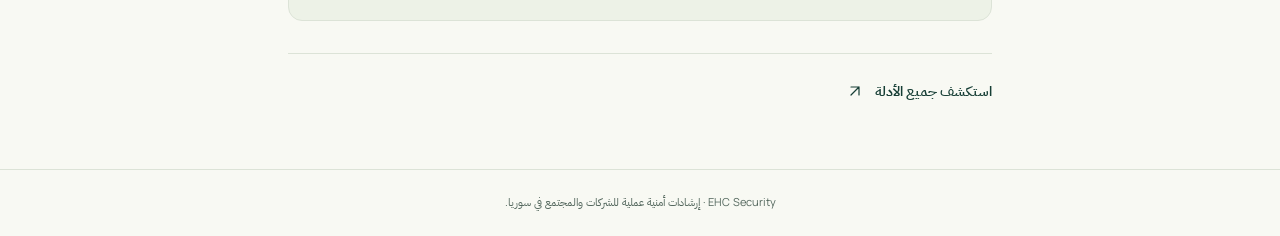
<file: guides/ar/spot-phishing/index.html>
<!doctype html>
<html lang="ar" dir="rtl">
<head>
  <meta charset="utf-8">
  <meta name="viewport" content="width=device-width, initial-scale=1">
  <meta name="theme-color" content="#153e35">
  <title>توقف لحظة قبل أن تضغط | EHC Security</title>
  <meta name="description" content="خطوات بسيطة تساعدك على اكتشاف الرسائل المشبوهة قبل مشاركة أموالك أو كلمات مرورك أو معلوماتك الشخصية.">
  <meta property="og:type" content="article">
  <meta property="og:title" content="توقف لحظة قبل أن تضغط | EHC Security">
  <meta property="og:description" content="خطوات بسيطة تساعدك على اكتشاف الرسائل المشبوهة قبل مشاركة أموالك أو كلمات مرورك أو معلوماتك الشخصية.">
  <meta property="og:site_name" content="EHC Security">
  <meta property="og:locale" content="ar_SY">
  <meta name="twitter:card" content="summary">
  <link rel="icon" href="../../../assets/favicon.svg" type="image/svg+xml">
  <link rel="preload" href="../../../assets/fonts/ibm-plex-sans-arabic-arabic-400-normal.woff2" as="font" type="font/woff2" crossorigin>
  <link rel="stylesheet" href="../../../styles.css">
  <style>
    .guide-header{border-bottom:1px solid var(--line);padding:24px 0;background:#fff}
    .guide-header-inner{max-width:960px;margin:auto;padding:0 28px;display:flex;align-items:center;justify-content:space-between;gap:24px}
    .guide-nav{display:flex;align-items:center;flex-wrap:wrap;gap:20px;font-size:12px;font-weight:600}
    .guide-nav a:hover{text-decoration:underline;text-underline-offset:5px}
    .guide-main{max-width:760px;margin:auto;padding:46px 28px 64px}
    .guide-back{font-size:12px;color:var(--green);display:inline-block;margin-bottom:30px;text-decoration:underline;text-underline-offset:5px}
    .guide-main h1,html[lang=ar] .guide-main h1{font-size:clamp(32px,5vw,46px);line-height:1.4;letter-spacing:-1px;margin-bottom:18px}
    .guide-main .guide-description{font-size:17px;line-height:1.9;margin-bottom:38px}
    .guide-main article>section{margin-top:34px}
    .guide-main h2,html[lang=ar] .guide-main h2{font-size:23px;line-height:1.6;letter-spacing:-.4px;margin-bottom:14px}
    .guide-main article p,.guide-main article li{font-size:15px;line-height:1.95}
    .guide-main article p+p{margin-top:14px}
    .guide-main article ul{padding-inline-start:23px;margin:16px 0 0;color:var(--muted)}
    .guide-main article li{padding-inline-start:4px;margin-bottom:8px}
    .guide-main .article-meta{flex-wrap:wrap;margin-bottom:16px;font-size:12px;gap:10px 24px}
    .guide-sources{border-top:1px solid var(--line);padding-top:26px;margin-top:40px!important}
    .guide-main .guide-sources p{font-size:12px}
    .guide-main .guide-source-list{list-style:none;padding:0}
    .guide-source-list a{text-decoration:underline;text-underline-offset:4px;overflow-wrap:anywhere;font-size:13px}
    .guide-arrow{display:inline-block;width:16px;height:16px;vertical-align:middle;fill:none;stroke:currentColor;stroke-width:1.5;stroke-linecap:round;stroke-linejoin:round;flex-shrink:0}
    .guide-cta{margin-top:40px;padding:26px;border:1px solid var(--line);border-radius:14px;background:#edf2e7}
    .guide-cta p{font-size:13px;line-height:1.9;margin-bottom:20px}
    .guide-main .guide-cta h2{font-size:22px;margin-bottom:10px}
    .guide-bottom{border-top:1px solid var(--line);margin-top:32px;padding-top:24px}
    .guide-footer{border-top:1px solid var(--line);text-align:center;font-size:11px;padding:24px 28px}
    @media(max-width:600px){.guide-header-inner{align-items:flex-start;flex-direction:column;gap:18px}.guide-nav{gap:14px 20px}.guide-main{padding:30px 22px 46px}.guide-main .guide-description{font-size:15px}.guide-cta{padding:22px}.guide-main article p,.guide-main article li{font-size:14px}}
  </style>
</head>
<body>
  <a class="skip-link" href="#guide">انتقل إلى الدليل</a>
  <header class="guide-header">
    <div class="guide-header-inner">
      <a class="brand" href="../../../index.html?lang=ar" aria-label="EHC Security">
        <img class="brand-mark" src="../../../assets/favicon.svg" width="34" height="40" alt="">
        <span><strong dir="ltr">EHC <span>SECURITY</span></strong><small>الثقة تبدأ بالأمان.</small></span>
      </a>
      <nav class="guide-nav" aria-label="مركز المعرفة">
        <a href="../../../index.html?lang=ar#learn">مركز المعرفة</a>
        <a href="../../../index.html?lang=ar#services">خدماتنا</a>
        <a href="../../en/spot-phishing/" lang="en" dir="ltr" aria-label="اقرأ هذا الدليل بالإنجليزية">Read in English</a>
      </nav>
    </div>
  </header>
  <main class="guide-main" id="guide">
    <a class="guide-back" href="../../../index.html?lang=ar#learn">استكشف جميع الأدلة</a>
    <article aria-labelledby="guide-title">
      <header>
        <div class="article-meta"><span>للمجتمع</span><span>4 دقائق قراءة</span></div>
        <h1 id="guide-title">توقف لحظة قبل أن تضغط</h1>
        <p class="guide-description">خطوات بسيطة تساعدك على اكتشاف الرسائل المشبوهة قبل مشاركة أموالك أو كلمات مرورك أو معلوماتك الشخصية.</p>
      </header>
      <section aria-labelledby="section-1">
        <h2 id="section-1">انتبه للطلب، وليس للشعار فقط</h2>
        <p>تحاول رسالة التصيد دفعك إلى فتح رابط أو ملف، أو إرسال المال، أو مشاركة معلوماتك عبر انتحال جهة تثق بها. قد تصلك بالبريد الإلكتروني أو الرسائل النصية أو وسائل التواصل، وقد تأتي كمكالمة هاتفية. سلامة اللغة ووجود شعار مألوف لا يثبتان أن الرسالة حقيقية.</p>
        <ul>
          <li>احذر الرسائل التي تستعجلك، أو تهدد بإغلاق حسابك، أو تعدك بجائزة غير متوقعة.</li>
          <li>طلبات كلمات المرور ورموز التحقق وبيانات البنك أو التحكم عن بعد إشارات تستحق التوقف.</li>
          <li>افحص عنوان المرسل واسم الموقع بالكامل؛ فقد تخفي التغييرات الصغيرة محاولة انتحال.</li>
        </ul>
      </section>
      <section aria-labelledby="section-2">
        <h2 id="section-2">تحقق عبر قناة مستقلة</h2>
        <p>إذا ادعت الرسالة أنها من البنك أو جهة عملك أو شركة توصيل، افتح التطبيق المعروف أو اكتب عنوان الموقع المعتاد بنفسك. استخدم رقم اتصال موثوقاً لديك مسبقاً. الرقم الموجود في رسالة مشبوهة لا يُعد وسيلة تحقق مستقلة.</p>
        <ul>
          <li>لا تسجل الدخول عبر رابط غير متوقع، ولا تمسح رمز دفع وصل دون طلب.</li>
          <li>أكد طلب تحويل المال مع زميل تعرفه عبر قناة أخرى.</li>
          <li>لا تشارك رمز الدخول لمرة واحدة مع شخص تواصل معك.</li>
        </ul>
      </section>
      <section aria-labelledby="section-3">
        <h2 id="section-3">إذا تفاعلت مع الرسالة بالفعل</h2>
        <p>أوقف التواصل مع المرسل. تعتمد الخطوة التالية على ما شاركته: تواصل سريعاً مع البنك بشأن أي دفعة، وغيّر كلمة المرور المكشوفة عبر الخدمة الأصلية، وأبلغ مسؤول تقنية المعلومات إذا تعلق الأمر بحساب العمل أو جهازه.</p>
        <ul>
          <li>احتفظ بالرسالة وتفاصيل العملية كدليل، دون إعادة إرسال المرفقات الخطرة.</li>
          <li>راجع جلسات الحساب وسجّل خروج الأجهزة غير المعروفة إن كانت الخدمة تتيح ذلك.</li>
          <li>أبلغ عن الرسالة عبر أداة البلاغات في المنصة أو إجراءات الإبلاغ في مؤسستك.</li>
        </ul>
      </section>
      <section class="guide-sources" aria-labelledby="sources-title">
        <h2 id="sources-title">مصادر للتوسع</h2>
        <p>يمكنك الرجوع إلى هذه المصادر الخارجية لمزيد من التفاصيل. تنطبق شروطها وسياسات خصوصيتها عند زيارتها.</p>
        <ul class="guide-source-list">
          <li><a href="https://www.cisa.gov/secure-our-world/recognize-and-report-phishing" target="_blank" rel="noopener noreferrer">CISA: التعرف على التصيد والإبلاغ عنه — بالإنجليزية <svg class="guide-arrow" viewBox="0 0 20 20" aria-hidden="true" focusable="false"><path d="m5 15 10-10M5 5h10v10"/></svg></a></li>
        </ul>
      </section>
    </article>
    <aside class="guide-cta" aria-labelledby="next-title">
      <h2 id="next-title">حوّل المعرفة إلى خطوات عملية.</h2>
      <p>ناقش أولويات أمن شركتك، أو الاستعداد للامتثال، أو جلسة توعية عملية لفريقك.</p>
      <a class="button button-small" href="../../../index.html?lang=ar#contact">ناقش خطوتك التالية <svg class="guide-arrow" viewBox="0 0 20 20" aria-hidden="true" focusable="false"><path d="m5 15 10-10M5 5h10v10"/></svg></a>
    </aside>
    <div class="guide-bottom"><a class="text-link" href="../../../index.html?lang=ar#learn">استكشف جميع الأدلة <svg class="guide-arrow" viewBox="0 0 20 20" aria-hidden="true" focusable="false"><path d="m5 15 10-10M5 5h10v10"/></svg></a></div>
  </main>
  <footer class="guide-footer"><p><span dir="ltr">EHC Security</span> · إرشادات أمنية عملية للشركات والمجتمع في سوريا.</p></footer>
</body>
</html>
</file>
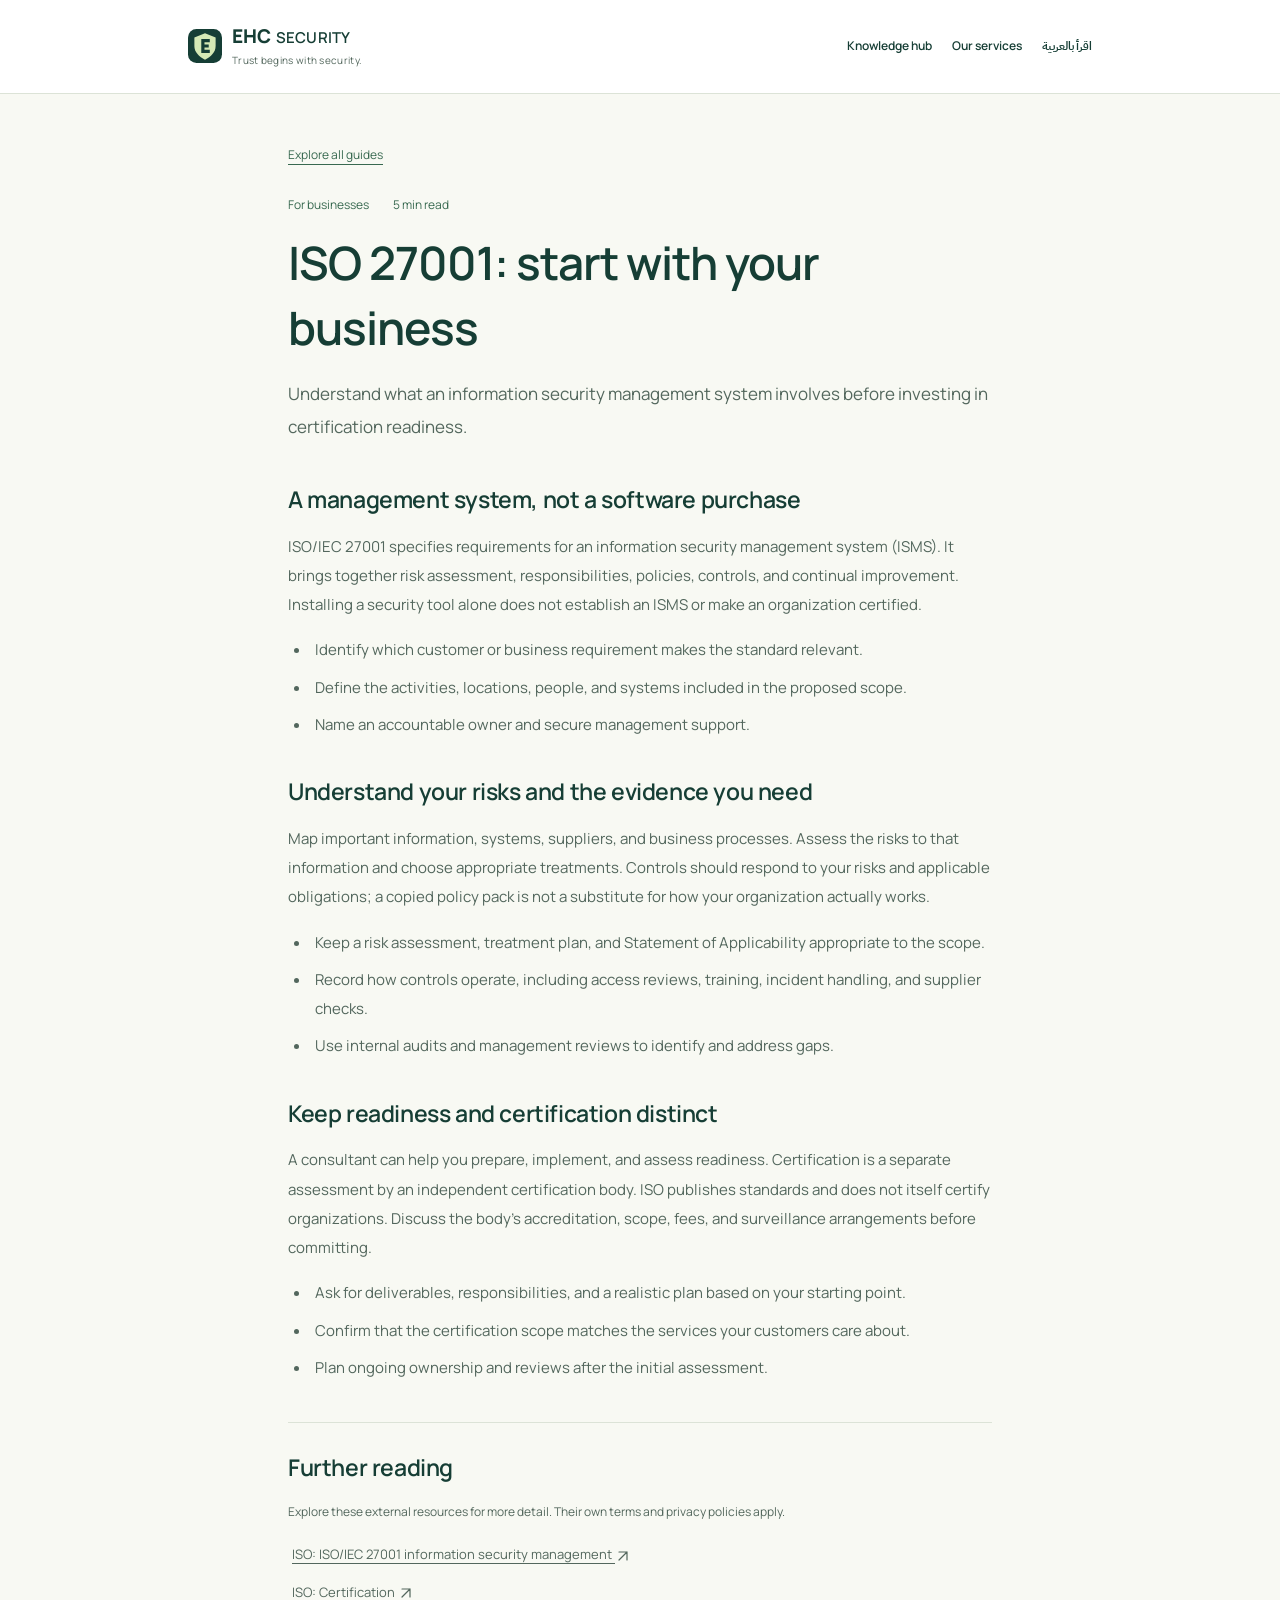
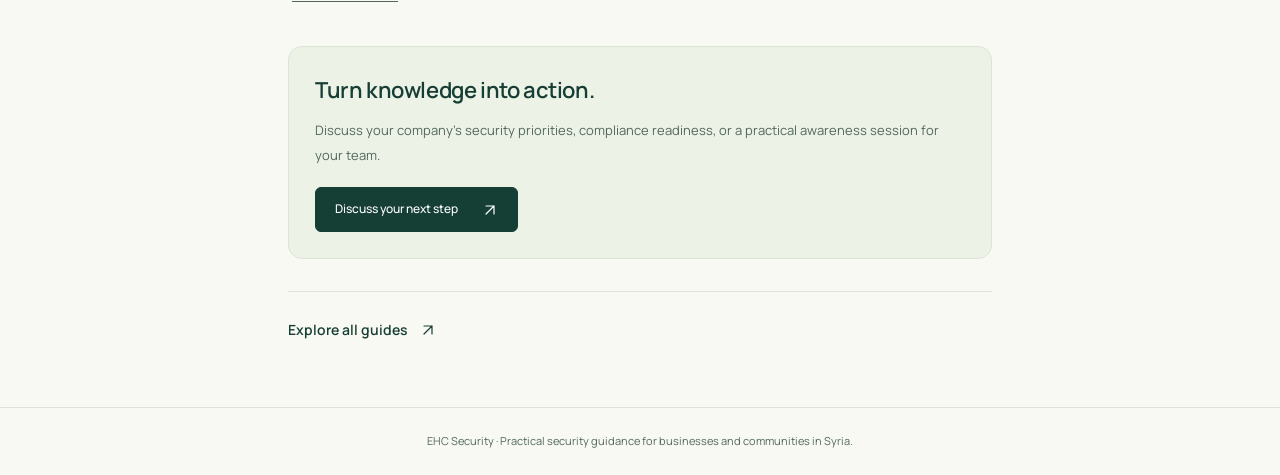
<file: guides/en/iso-27001-start/index.html>
<!doctype html>
<html lang="en" dir="ltr">
<head>
  <meta charset="utf-8">
  <meta name="viewport" content="width=device-width, initial-scale=1">
  <meta name="theme-color" content="#153e35">
  <title>ISO 27001: start with your business | EHC Security</title>
  <meta name="description" content="Understand what an information security management system involves before investing in certification readiness.">
  <meta property="og:type" content="article">
  <meta property="og:title" content="ISO 27001: start with your business | EHC Security">
  <meta property="og:description" content="Understand what an information security management system involves before investing in certification readiness.">
  <meta property="og:site_name" content="EHC Security">
  <meta property="og:locale" content="en_US">
  <meta name="twitter:card" content="summary">
  <link rel="icon" href="../../../assets/favicon.svg" type="image/svg+xml">
  <link rel="preload" href="../../../assets/fonts/manrope-latin-wght-normal.woff2" as="font" type="font/woff2" crossorigin>
  <link rel="stylesheet" href="../../../styles.css">
  <style>
    .guide-header{border-bottom:1px solid var(--line);padding:24px 0;background:#fff}
    .guide-header-inner{max-width:960px;margin:auto;padding:0 28px;display:flex;align-items:center;justify-content:space-between;gap:24px}
    .guide-nav{display:flex;align-items:center;flex-wrap:wrap;gap:20px;font-size:12px;font-weight:600}
    .guide-nav a:hover{text-decoration:underline;text-underline-offset:5px}
    .guide-main{max-width:760px;margin:auto;padding:46px 28px 64px}
    .guide-back{font-size:12px;color:var(--green);display:inline-block;margin-bottom:30px;text-decoration:underline;text-underline-offset:5px}
    .guide-main h1,html[lang=ar] .guide-main h1{font-size:clamp(32px,5vw,46px);line-height:1.4;letter-spacing:-1px;margin-bottom:18px}
    .guide-main .guide-description{font-size:17px;line-height:1.9;margin-bottom:38px}
    .guide-main article>section{margin-top:34px}
    .guide-main h2,html[lang=ar] .guide-main h2{font-size:23px;line-height:1.6;letter-spacing:-.4px;margin-bottom:14px}
    .guide-main article p,.guide-main article li{font-size:15px;line-height:1.95}
    .guide-main article p+p{margin-top:14px}
    .guide-main article ul{padding-inline-start:23px;margin:16px 0 0;color:var(--muted)}
    .guide-main article li{padding-inline-start:4px;margin-bottom:8px}
    .guide-main .article-meta{flex-wrap:wrap;margin-bottom:16px;font-size:12px;gap:10px 24px}
    .guide-sources{border-top:1px solid var(--line);padding-top:26px;margin-top:40px!important}
    .guide-main .guide-sources p{font-size:12px}
    .guide-main .guide-source-list{list-style:none;padding:0}
    .guide-source-list a{text-decoration:underline;text-underline-offset:4px;overflow-wrap:anywhere;font-size:13px}
    .guide-arrow{display:inline-block;width:16px;height:16px;vertical-align:middle;fill:none;stroke:currentColor;stroke-width:1.5;stroke-linecap:round;stroke-linejoin:round;flex-shrink:0}
    .guide-cta{margin-top:40px;padding:26px;border:1px solid var(--line);border-radius:14px;background:#edf2e7}
    .guide-cta p{font-size:13px;line-height:1.9;margin-bottom:20px}
    .guide-main .guide-cta h2{font-size:22px;margin-bottom:10px}
    .guide-bottom{border-top:1px solid var(--line);margin-top:32px;padding-top:24px}
    .guide-footer{border-top:1px solid var(--line);text-align:center;font-size:11px;padding:24px 28px}
    @media(max-width:600px){.guide-header-inner{align-items:flex-start;flex-direction:column;gap:18px}.guide-nav{gap:14px 20px}.guide-main{padding:30px 22px 46px}.guide-main .guide-description{font-size:15px}.guide-cta{padding:22px}.guide-main article p,.guide-main article li{font-size:14px}}
  </style>
</head>
<body>
  <a class="skip-link" href="#guide">Skip to the guide</a>
  <header class="guide-header">
    <div class="guide-header-inner">
      <a class="brand" href="../../../index.html?lang=en" aria-label="EHC Security">
        <img class="brand-mark" src="../../../assets/favicon.svg" width="34" height="40" alt="">
        <span><strong dir="ltr">EHC <span>SECURITY</span></strong><small>Trust begins with security.</small></span>
      </a>
      <nav class="guide-nav" aria-label="Knowledge hub">
        <a href="../../../index.html?lang=en#learn">Knowledge hub</a>
        <a href="../../../index.html?lang=en#services">Our services</a>
        <a href="../../ar/iso-27001-start/" lang="ar" dir="rtl" aria-label="Read this guide in Arabic">اقرأ بالعربية</a>
      </nav>
    </div>
  </header>
  <main class="guide-main" id="guide">
    <a class="guide-back" href="../../../index.html?lang=en#learn">Explore all guides</a>
    <article aria-labelledby="guide-title">
      <header>
        <div class="article-meta"><span>For businesses</span><span>5 min read</span></div>
        <h1 id="guide-title">ISO 27001: start with your business</h1>
        <p class="guide-description">Understand what an information security management system involves before investing in certification readiness.</p>
      </header>
      <section aria-labelledby="section-1">
        <h2 id="section-1">A management system, not a software purchase</h2>
        <p>ISO/IEC 27001 specifies requirements for an information security management system (ISMS). It brings together risk assessment, responsibilities, policies, controls, and continual improvement. Installing a security tool alone does not establish an ISMS or make an organization certified.</p>
        <ul>
          <li>Identify which customer or business requirement makes the standard relevant.</li>
          <li>Define the activities, locations, people, and systems included in the proposed scope.</li>
          <li>Name an accountable owner and secure management support.</li>
        </ul>
      </section>
      <section aria-labelledby="section-2">
        <h2 id="section-2">Understand your risks and the evidence you need</h2>
        <p>Map important information, systems, suppliers, and business processes. Assess the risks to that information and choose appropriate treatments. Controls should respond to your risks and applicable obligations; a copied policy pack is not a substitute for how your organization actually works.</p>
        <ul>
          <li>Keep a risk assessment, treatment plan, and Statement of Applicability appropriate to the scope.</li>
          <li>Record how controls operate, including access reviews, training, incident handling, and supplier checks.</li>
          <li>Use internal audits and management reviews to identify and address gaps.</li>
        </ul>
      </section>
      <section aria-labelledby="section-3">
        <h2 id="section-3">Keep readiness and certification distinct</h2>
        <p>A consultant can help you prepare, implement, and assess readiness. Certification is a separate assessment by an independent certification body. ISO publishes standards and does not itself certify organizations. Discuss the body’s accreditation, scope, fees, and surveillance arrangements before committing.</p>
        <ul>
          <li>Ask for deliverables, responsibilities, and a realistic plan based on your starting point.</li>
          <li>Confirm that the certification scope matches the services your customers care about.</li>
          <li>Plan ongoing ownership and reviews after the initial assessment.</li>
        </ul>
      </section>
      <section class="guide-sources" aria-labelledby="sources-title">
        <h2 id="sources-title">Further reading</h2>
        <p>Explore these external resources for more detail. Their own terms and privacy policies apply.</p>
        <ul class="guide-source-list">
          <li><a href="https://www.iso.org/standard/27001" target="_blank" rel="noopener noreferrer">ISO: ISO/IEC 27001 information security management <svg class="guide-arrow" viewBox="0 0 20 20" aria-hidden="true" focusable="false"><path d="m5 15 10-10M5 5h10v10"/></svg></a></li>
          <li><a href="https://www.iso.org/certification.html" target="_blank" rel="noopener noreferrer">ISO: Certification <svg class="guide-arrow" viewBox="0 0 20 20" aria-hidden="true" focusable="false"><path d="m5 15 10-10M5 5h10v10"/></svg></a></li>
        </ul>
      </section>
    </article>
    <aside class="guide-cta" aria-labelledby="next-title">
      <h2 id="next-title">Turn knowledge into action.</h2>
      <p>Discuss your company’s security priorities, compliance readiness, or a practical awareness session for your team.</p>
      <a class="button button-small" href="../../../index.html?lang=en#contact">Discuss your next step <svg class="guide-arrow" viewBox="0 0 20 20" aria-hidden="true" focusable="false"><path d="m5 15 10-10M5 5h10v10"/></svg></a>
    </aside>
    <div class="guide-bottom"><a class="text-link" href="../../../index.html?lang=en#learn">Explore all guides <svg class="guide-arrow" viewBox="0 0 20 20" aria-hidden="true" focusable="false"><path d="m5 15 10-10M5 5h10v10"/></svg></a></div>
  </main>
  <footer class="guide-footer"><p><span dir="ltr">EHC Security</span> · Practical security guidance for businesses and communities in Syria.</p></footer>
</body>
</html>
</file>
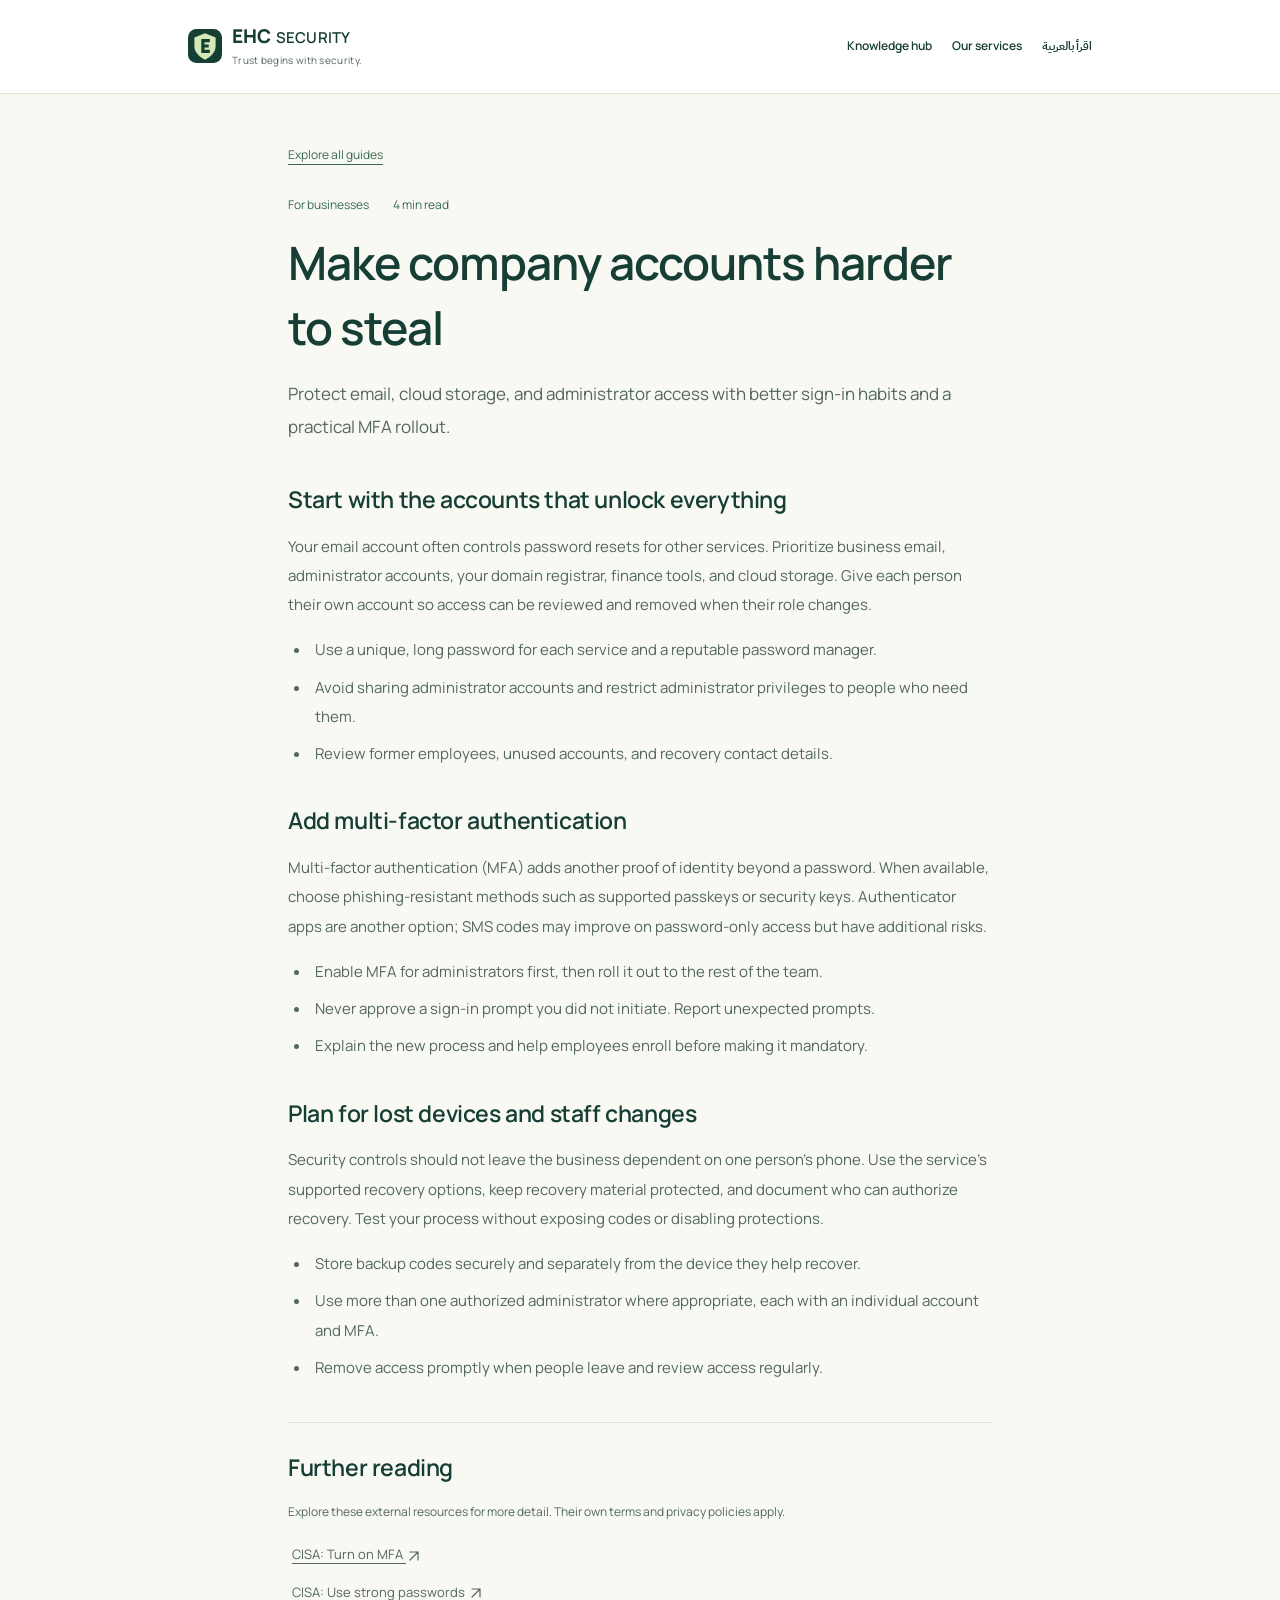
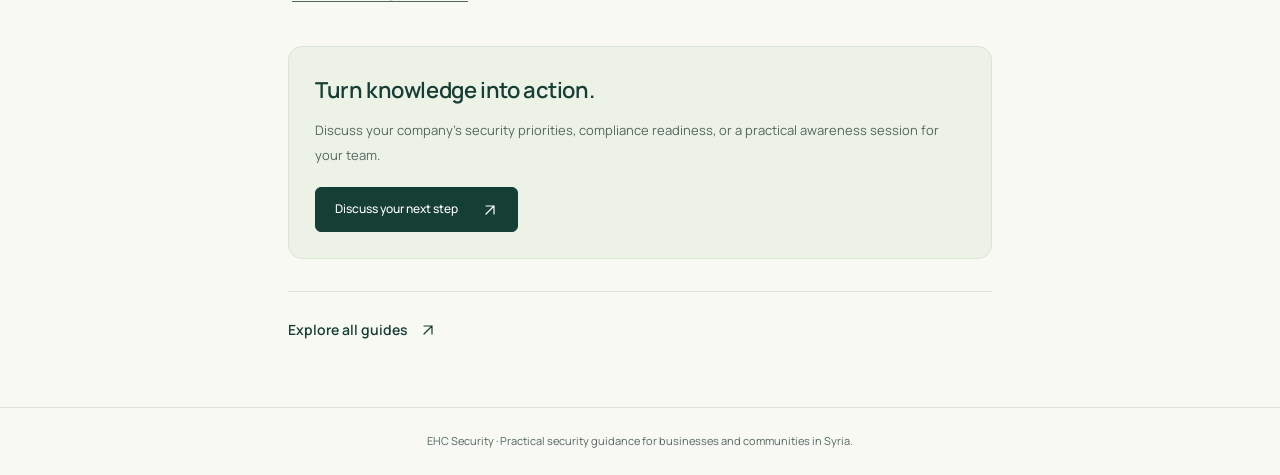
<file: guides/en/protect-company-accounts/index.html>
<!doctype html>
<html lang="en" dir="ltr">
<head>
  <meta charset="utf-8">
  <meta name="viewport" content="width=device-width, initial-scale=1">
  <meta name="theme-color" content="#153e35">
  <title>Make company accounts harder to steal | EHC Security</title>
  <meta name="description" content="Protect email, cloud storage, and administrator access with better sign-in habits and a practical MFA rollout.">
  <meta property="og:type" content="article">
  <meta property="og:title" content="Make company accounts harder to steal | EHC Security">
  <meta property="og:description" content="Protect email, cloud storage, and administrator access with better sign-in habits and a practical MFA rollout.">
  <meta property="og:site_name" content="EHC Security">
  <meta property="og:locale" content="en_US">
  <meta name="twitter:card" content="summary">
  <link rel="icon" href="../../../assets/favicon.svg" type="image/svg+xml">
  <link rel="preload" href="../../../assets/fonts/manrope-latin-wght-normal.woff2" as="font" type="font/woff2" crossorigin>
  <link rel="stylesheet" href="../../../styles.css">
  <style>
    .guide-header{border-bottom:1px solid var(--line);padding:24px 0;background:#fff}
    .guide-header-inner{max-width:960px;margin:auto;padding:0 28px;display:flex;align-items:center;justify-content:space-between;gap:24px}
    .guide-nav{display:flex;align-items:center;flex-wrap:wrap;gap:20px;font-size:12px;font-weight:600}
    .guide-nav a:hover{text-decoration:underline;text-underline-offset:5px}
    .guide-main{max-width:760px;margin:auto;padding:46px 28px 64px}
    .guide-back{font-size:12px;color:var(--green);display:inline-block;margin-bottom:30px;text-decoration:underline;text-underline-offset:5px}
    .guide-main h1,html[lang=ar] .guide-main h1{font-size:clamp(32px,5vw,46px);line-height:1.4;letter-spacing:-1px;margin-bottom:18px}
    .guide-main .guide-description{font-size:17px;line-height:1.9;margin-bottom:38px}
    .guide-main article>section{margin-top:34px}
    .guide-main h2,html[lang=ar] .guide-main h2{font-size:23px;line-height:1.6;letter-spacing:-.4px;margin-bottom:14px}
    .guide-main article p,.guide-main article li{font-size:15px;line-height:1.95}
    .guide-main article p+p{margin-top:14px}
    .guide-main article ul{padding-inline-start:23px;margin:16px 0 0;color:var(--muted)}
    .guide-main article li{padding-inline-start:4px;margin-bottom:8px}
    .guide-main .article-meta{flex-wrap:wrap;margin-bottom:16px;font-size:12px;gap:10px 24px}
    .guide-sources{border-top:1px solid var(--line);padding-top:26px;margin-top:40px!important}
    .guide-main .guide-sources p{font-size:12px}
    .guide-main .guide-source-list{list-style:none;padding:0}
    .guide-source-list a{text-decoration:underline;text-underline-offset:4px;overflow-wrap:anywhere;font-size:13px}
    .guide-arrow{display:inline-block;width:16px;height:16px;vertical-align:middle;fill:none;stroke:currentColor;stroke-width:1.5;stroke-linecap:round;stroke-linejoin:round;flex-shrink:0}
    .guide-cta{margin-top:40px;padding:26px;border:1px solid var(--line);border-radius:14px;background:#edf2e7}
    .guide-cta p{font-size:13px;line-height:1.9;margin-bottom:20px}
    .guide-main .guide-cta h2{font-size:22px;margin-bottom:10px}
    .guide-bottom{border-top:1px solid var(--line);margin-top:32px;padding-top:24px}
    .guide-footer{border-top:1px solid var(--line);text-align:center;font-size:11px;padding:24px 28px}
    @media(max-width:600px){.guide-header-inner{align-items:flex-start;flex-direction:column;gap:18px}.guide-nav{gap:14px 20px}.guide-main{padding:30px 22px 46px}.guide-main .guide-description{font-size:15px}.guide-cta{padding:22px}.guide-main article p,.guide-main article li{font-size:14px}}
  </style>
</head>
<body>
  <a class="skip-link" href="#guide">Skip to the guide</a>
  <header class="guide-header">
    <div class="guide-header-inner">
      <a class="brand" href="../../../index.html?lang=en" aria-label="EHC Security">
        <img class="brand-mark" src="../../../assets/favicon.svg" width="34" height="40" alt="">
        <span><strong dir="ltr">EHC <span>SECURITY</span></strong><small>Trust begins with security.</small></span>
      </a>
      <nav class="guide-nav" aria-label="Knowledge hub">
        <a href="../../../index.html?lang=en#learn">Knowledge hub</a>
        <a href="../../../index.html?lang=en#services">Our services</a>
        <a href="../../ar/protect-company-accounts/" lang="ar" dir="rtl" aria-label="Read this guide in Arabic">اقرأ بالعربية</a>
      </nav>
    </div>
  </header>
  <main class="guide-main" id="guide">
    <a class="guide-back" href="../../../index.html?lang=en#learn">Explore all guides</a>
    <article aria-labelledby="guide-title">
      <header>
        <div class="article-meta"><span>For businesses</span><span>4 min read</span></div>
        <h1 id="guide-title">Make company accounts harder to steal</h1>
        <p class="guide-description">Protect email, cloud storage, and administrator access with better sign-in habits and a practical MFA rollout.</p>
      </header>
      <section aria-labelledby="section-1">
        <h2 id="section-1">Start with the accounts that unlock everything</h2>
        <p>Your email account often controls password resets for other services. Prioritize business email, administrator accounts, your domain registrar, finance tools, and cloud storage. Give each person their own account so access can be reviewed and removed when their role changes.</p>
        <ul>
          <li>Use a unique, long password for each service and a reputable password manager.</li>
          <li>Avoid sharing administrator accounts and restrict administrator privileges to people who need them.</li>
          <li>Review former employees, unused accounts, and recovery contact details.</li>
        </ul>
      </section>
      <section aria-labelledby="section-2">
        <h2 id="section-2">Add multi-factor authentication</h2>
        <p>Multi-factor authentication (MFA) adds another proof of identity beyond a password. When available, choose phishing-resistant methods such as supported passkeys or security keys. Authenticator apps are another option; SMS codes may improve on password-only access but have additional risks.</p>
        <ul>
          <li>Enable MFA for administrators first, then roll it out to the rest of the team.</li>
          <li>Never approve a sign-in prompt you did not initiate. Report unexpected prompts.</li>
          <li>Explain the new process and help employees enroll before making it mandatory.</li>
        </ul>
      </section>
      <section aria-labelledby="section-3">
        <h2 id="section-3">Plan for lost devices and staff changes</h2>
        <p>Security controls should not leave the business dependent on one person’s phone. Use the service’s supported recovery options, keep recovery material protected, and document who can authorize recovery. Test your process without exposing codes or disabling protections.</p>
        <ul>
          <li>Store backup codes securely and separately from the device they help recover.</li>
          <li>Use more than one authorized administrator where appropriate, each with an individual account and MFA.</li>
          <li>Remove access promptly when people leave and review access regularly.</li>
        </ul>
      </section>
      <section class="guide-sources" aria-labelledby="sources-title">
        <h2 id="sources-title">Further reading</h2>
        <p>Explore these external resources for more detail. Their own terms and privacy policies apply.</p>
        <ul class="guide-source-list">
          <li><a href="https://www.cisa.gov/secure-our-world/turn-mfa" target="_blank" rel="noopener noreferrer">CISA: Turn on MFA <svg class="guide-arrow" viewBox="0 0 20 20" aria-hidden="true" focusable="false"><path d="m5 15 10-10M5 5h10v10"/></svg></a></li>
          <li><a href="https://www.cisa.gov/secure-our-world/use-strong-passwords" target="_blank" rel="noopener noreferrer">CISA: Use strong passwords <svg class="guide-arrow" viewBox="0 0 20 20" aria-hidden="true" focusable="false"><path d="m5 15 10-10M5 5h10v10"/></svg></a></li>
        </ul>
      </section>
    </article>
    <aside class="guide-cta" aria-labelledby="next-title">
      <h2 id="next-title">Turn knowledge into action.</h2>
      <p>Discuss your company’s security priorities, compliance readiness, or a practical awareness session for your team.</p>
      <a class="button button-small" href="../../../index.html?lang=en#contact">Discuss your next step <svg class="guide-arrow" viewBox="0 0 20 20" aria-hidden="true" focusable="false"><path d="m5 15 10-10M5 5h10v10"/></svg></a>
    </aside>
    <div class="guide-bottom"><a class="text-link" href="../../../index.html?lang=en#learn">Explore all guides <svg class="guide-arrow" viewBox="0 0 20 20" aria-hidden="true" focusable="false"><path d="m5 15 10-10M5 5h10v10"/></svg></a></div>
  </main>
  <footer class="guide-footer"><p><span dir="ltr">EHC Security</span> · Practical security guidance for businesses and communities in Syria.</p></footer>
</body>
</html>
</file>
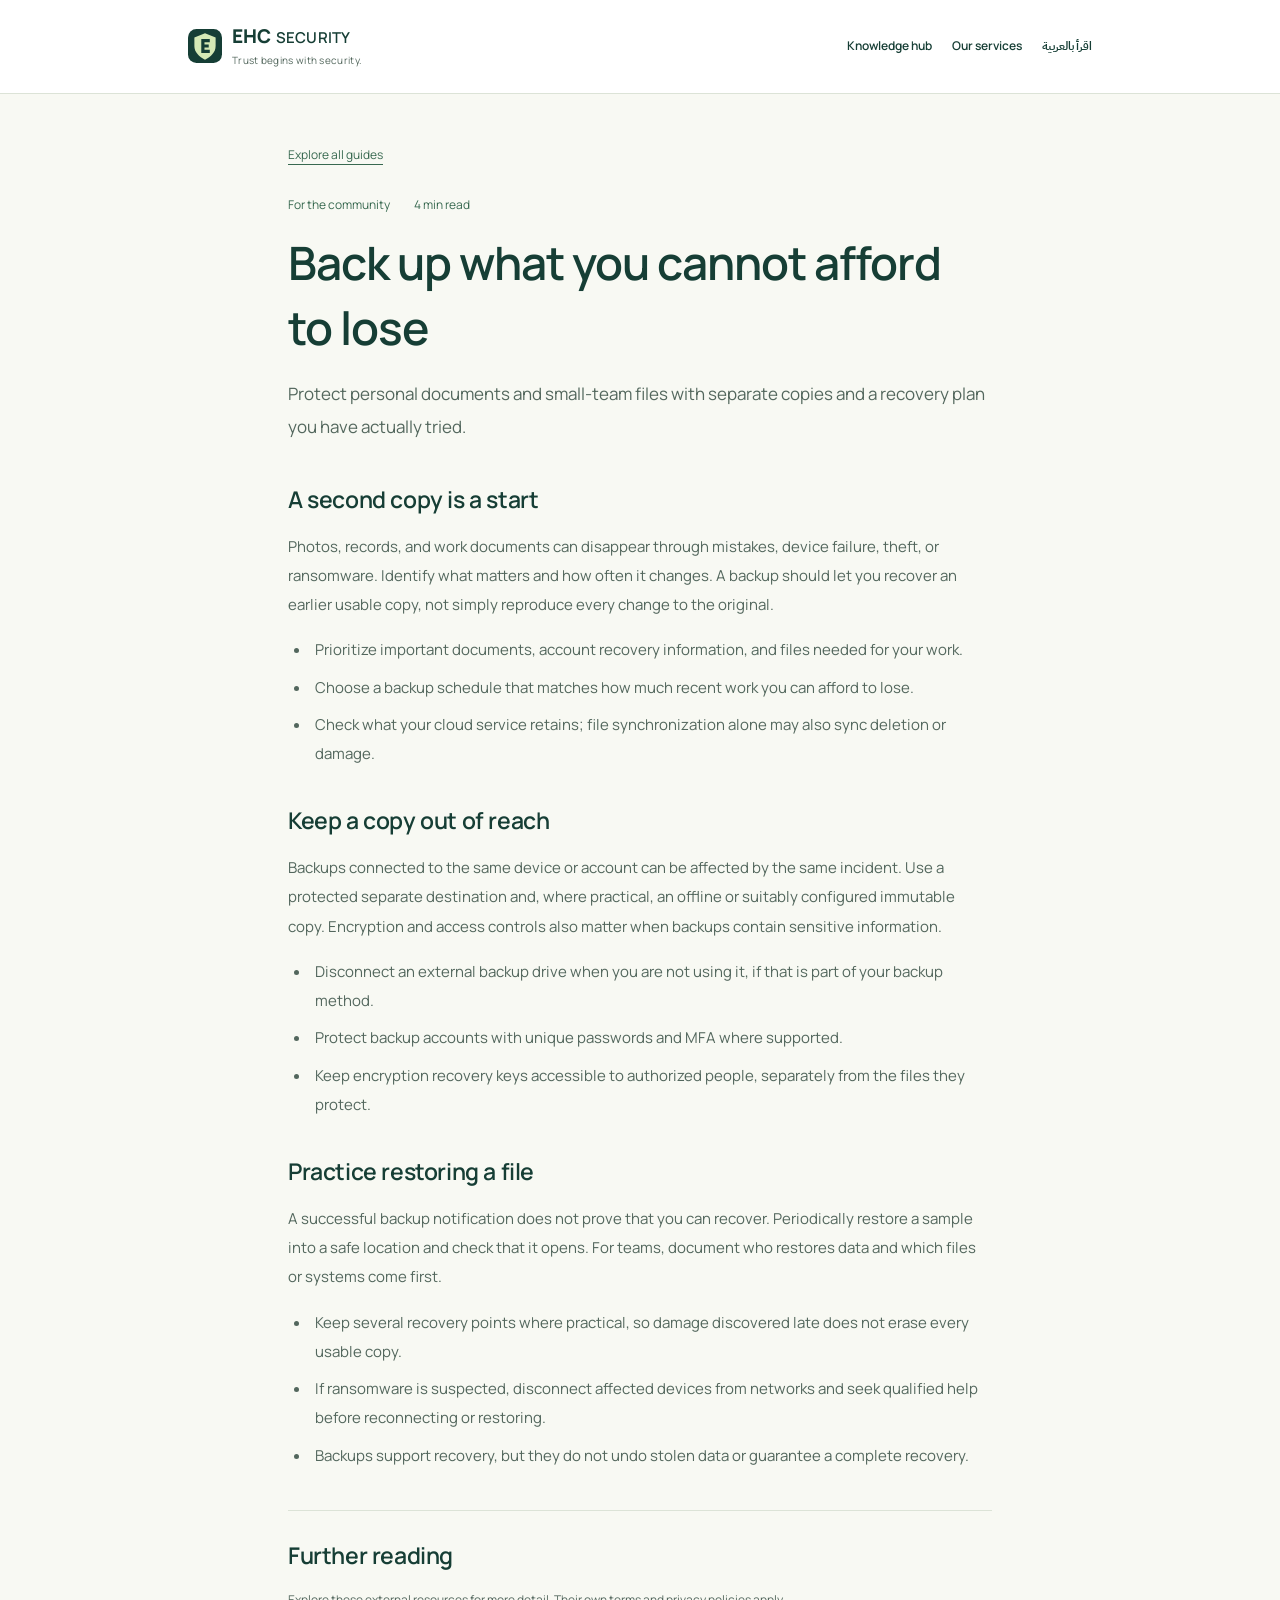
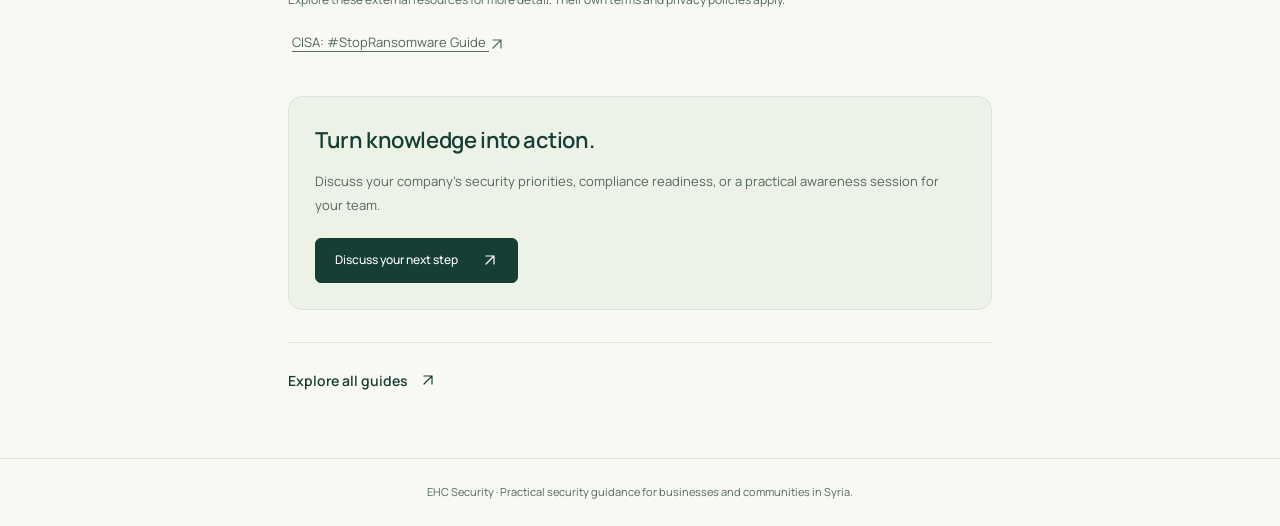
<file: guides/en/reliable-backups/index.html>
<!doctype html>
<html lang="en" dir="ltr">
<head>
  <meta charset="utf-8">
  <meta name="viewport" content="width=device-width, initial-scale=1">
  <meta name="theme-color" content="#153e35">
  <title>Back up what you cannot afford to lose | EHC Security</title>
  <meta name="description" content="Protect personal documents and small-team files with separate copies and a recovery plan you have actually tried.">
  <meta property="og:type" content="article">
  <meta property="og:title" content="Back up what you cannot afford to lose | EHC Security">
  <meta property="og:description" content="Protect personal documents and small-team files with separate copies and a recovery plan you have actually tried.">
  <meta property="og:site_name" content="EHC Security">
  <meta property="og:locale" content="en_US">
  <meta name="twitter:card" content="summary">
  <link rel="icon" href="../../../assets/favicon.svg" type="image/svg+xml">
  <link rel="preload" href="../../../assets/fonts/manrope-latin-wght-normal.woff2" as="font" type="font/woff2" crossorigin>
  <link rel="stylesheet" href="../../../styles.css">
  <style>
    .guide-header{border-bottom:1px solid var(--line);padding:24px 0;background:#fff}
    .guide-header-inner{max-width:960px;margin:auto;padding:0 28px;display:flex;align-items:center;justify-content:space-between;gap:24px}
    .guide-nav{display:flex;align-items:center;flex-wrap:wrap;gap:20px;font-size:12px;font-weight:600}
    .guide-nav a:hover{text-decoration:underline;text-underline-offset:5px}
    .guide-main{max-width:760px;margin:auto;padding:46px 28px 64px}
    .guide-back{font-size:12px;color:var(--green);display:inline-block;margin-bottom:30px;text-decoration:underline;text-underline-offset:5px}
    .guide-main h1,html[lang=ar] .guide-main h1{font-size:clamp(32px,5vw,46px);line-height:1.4;letter-spacing:-1px;margin-bottom:18px}
    .guide-main .guide-description{font-size:17px;line-height:1.9;margin-bottom:38px}
    .guide-main article>section{margin-top:34px}
    .guide-main h2,html[lang=ar] .guide-main h2{font-size:23px;line-height:1.6;letter-spacing:-.4px;margin-bottom:14px}
    .guide-main article p,.guide-main article li{font-size:15px;line-height:1.95}
    .guide-main article p+p{margin-top:14px}
    .guide-main article ul{padding-inline-start:23px;margin:16px 0 0;color:var(--muted)}
    .guide-main article li{padding-inline-start:4px;margin-bottom:8px}
    .guide-main .article-meta{flex-wrap:wrap;margin-bottom:16px;font-size:12px;gap:10px 24px}
    .guide-sources{border-top:1px solid var(--line);padding-top:26px;margin-top:40px!important}
    .guide-main .guide-sources p{font-size:12px}
    .guide-main .guide-source-list{list-style:none;padding:0}
    .guide-source-list a{text-decoration:underline;text-underline-offset:4px;overflow-wrap:anywhere;font-size:13px}
    .guide-arrow{display:inline-block;width:16px;height:16px;vertical-align:middle;fill:none;stroke:currentColor;stroke-width:1.5;stroke-linecap:round;stroke-linejoin:round;flex-shrink:0}
    .guide-cta{margin-top:40px;padding:26px;border:1px solid var(--line);border-radius:14px;background:#edf2e7}
    .guide-cta p{font-size:13px;line-height:1.9;margin-bottom:20px}
    .guide-main .guide-cta h2{font-size:22px;margin-bottom:10px}
    .guide-bottom{border-top:1px solid var(--line);margin-top:32px;padding-top:24px}
    .guide-footer{border-top:1px solid var(--line);text-align:center;font-size:11px;padding:24px 28px}
    @media(max-width:600px){.guide-header-inner{align-items:flex-start;flex-direction:column;gap:18px}.guide-nav{gap:14px 20px}.guide-main{padding:30px 22px 46px}.guide-main .guide-description{font-size:15px}.guide-cta{padding:22px}.guide-main article p,.guide-main article li{font-size:14px}}
  </style>
</head>
<body>
  <a class="skip-link" href="#guide">Skip to the guide</a>
  <header class="guide-header">
    <div class="guide-header-inner">
      <a class="brand" href="../../../index.html?lang=en" aria-label="EHC Security">
        <img class="brand-mark" src="../../../assets/favicon.svg" width="34" height="40" alt="">
        <span><strong dir="ltr">EHC <span>SECURITY</span></strong><small>Trust begins with security.</small></span>
      </a>
      <nav class="guide-nav" aria-label="Knowledge hub">
        <a href="../../../index.html?lang=en#learn">Knowledge hub</a>
        <a href="../../../index.html?lang=en#services">Our services</a>
        <a href="../../ar/reliable-backups/" lang="ar" dir="rtl" aria-label="Read this guide in Arabic">اقرأ بالعربية</a>
      </nav>
    </div>
  </header>
  <main class="guide-main" id="guide">
    <a class="guide-back" href="../../../index.html?lang=en#learn">Explore all guides</a>
    <article aria-labelledby="guide-title">
      <header>
        <div class="article-meta"><span>For the community</span><span>4 min read</span></div>
        <h1 id="guide-title">Back up what you cannot afford to lose</h1>
        <p class="guide-description">Protect personal documents and small-team files with separate copies and a recovery plan you have actually tried.</p>
      </header>
      <section aria-labelledby="section-1">
        <h2 id="section-1">A second copy is a start</h2>
        <p>Photos, records, and work documents can disappear through mistakes, device failure, theft, or ransomware. Identify what matters and how often it changes. A backup should let you recover an earlier usable copy, not simply reproduce every change to the original.</p>
        <ul>
          <li>Prioritize important documents, account recovery information, and files needed for your work.</li>
          <li>Choose a backup schedule that matches how much recent work you can afford to lose.</li>
          <li>Check what your cloud service retains; file synchronization alone may also sync deletion or damage.</li>
        </ul>
      </section>
      <section aria-labelledby="section-2">
        <h2 id="section-2">Keep a copy out of reach</h2>
        <p>Backups connected to the same device or account can be affected by the same incident. Use a protected separate destination and, where practical, an offline or suitably configured immutable copy. Encryption and access controls also matter when backups contain sensitive information.</p>
        <ul>
          <li>Disconnect an external backup drive when you are not using it, if that is part of your backup method.</li>
          <li>Protect backup accounts with unique passwords and MFA where supported.</li>
          <li>Keep encryption recovery keys accessible to authorized people, separately from the files they protect.</li>
        </ul>
      </section>
      <section aria-labelledby="section-3">
        <h2 id="section-3">Practice restoring a file</h2>
        <p>A successful backup notification does not prove that you can recover. Periodically restore a sample into a safe location and check that it opens. For teams, document who restores data and which files or systems come first.</p>
        <ul>
          <li>Keep several recovery points where practical, so damage discovered late does not erase every usable copy.</li>
          <li>If ransomware is suspected, disconnect affected devices from networks and seek qualified help before reconnecting or restoring.</li>
          <li>Backups support recovery, but they do not undo stolen data or guarantee a complete recovery.</li>
        </ul>
      </section>
      <section class="guide-sources" aria-labelledby="sources-title">
        <h2 id="sources-title">Further reading</h2>
        <p>Explore these external resources for more detail. Their own terms and privacy policies apply.</p>
        <ul class="guide-source-list">
          <li><a href="https://www.cisa.gov/stopransomware/ransomware-guide" target="_blank" rel="noopener noreferrer">CISA: #StopRansomware Guide <svg class="guide-arrow" viewBox="0 0 20 20" aria-hidden="true" focusable="false"><path d="m5 15 10-10M5 5h10v10"/></svg></a></li>
        </ul>
      </section>
    </article>
    <aside class="guide-cta" aria-labelledby="next-title">
      <h2 id="next-title">Turn knowledge into action.</h2>
      <p>Discuss your company’s security priorities, compliance readiness, or a practical awareness session for your team.</p>
      <a class="button button-small" href="../../../index.html?lang=en#contact">Discuss your next step <svg class="guide-arrow" viewBox="0 0 20 20" aria-hidden="true" focusable="false"><path d="m5 15 10-10M5 5h10v10"/></svg></a>
    </aside>
    <div class="guide-bottom"><a class="text-link" href="../../../index.html?lang=en#learn">Explore all guides <svg class="guide-arrow" viewBox="0 0 20 20" aria-hidden="true" focusable="false"><path d="m5 15 10-10M5 5h10v10"/></svg></a></div>
  </main>
  <footer class="guide-footer"><p><span dir="ltr">EHC Security</span> · Practical security guidance for businesses and communities in Syria.</p></footer>
</body>
</html>
</file>
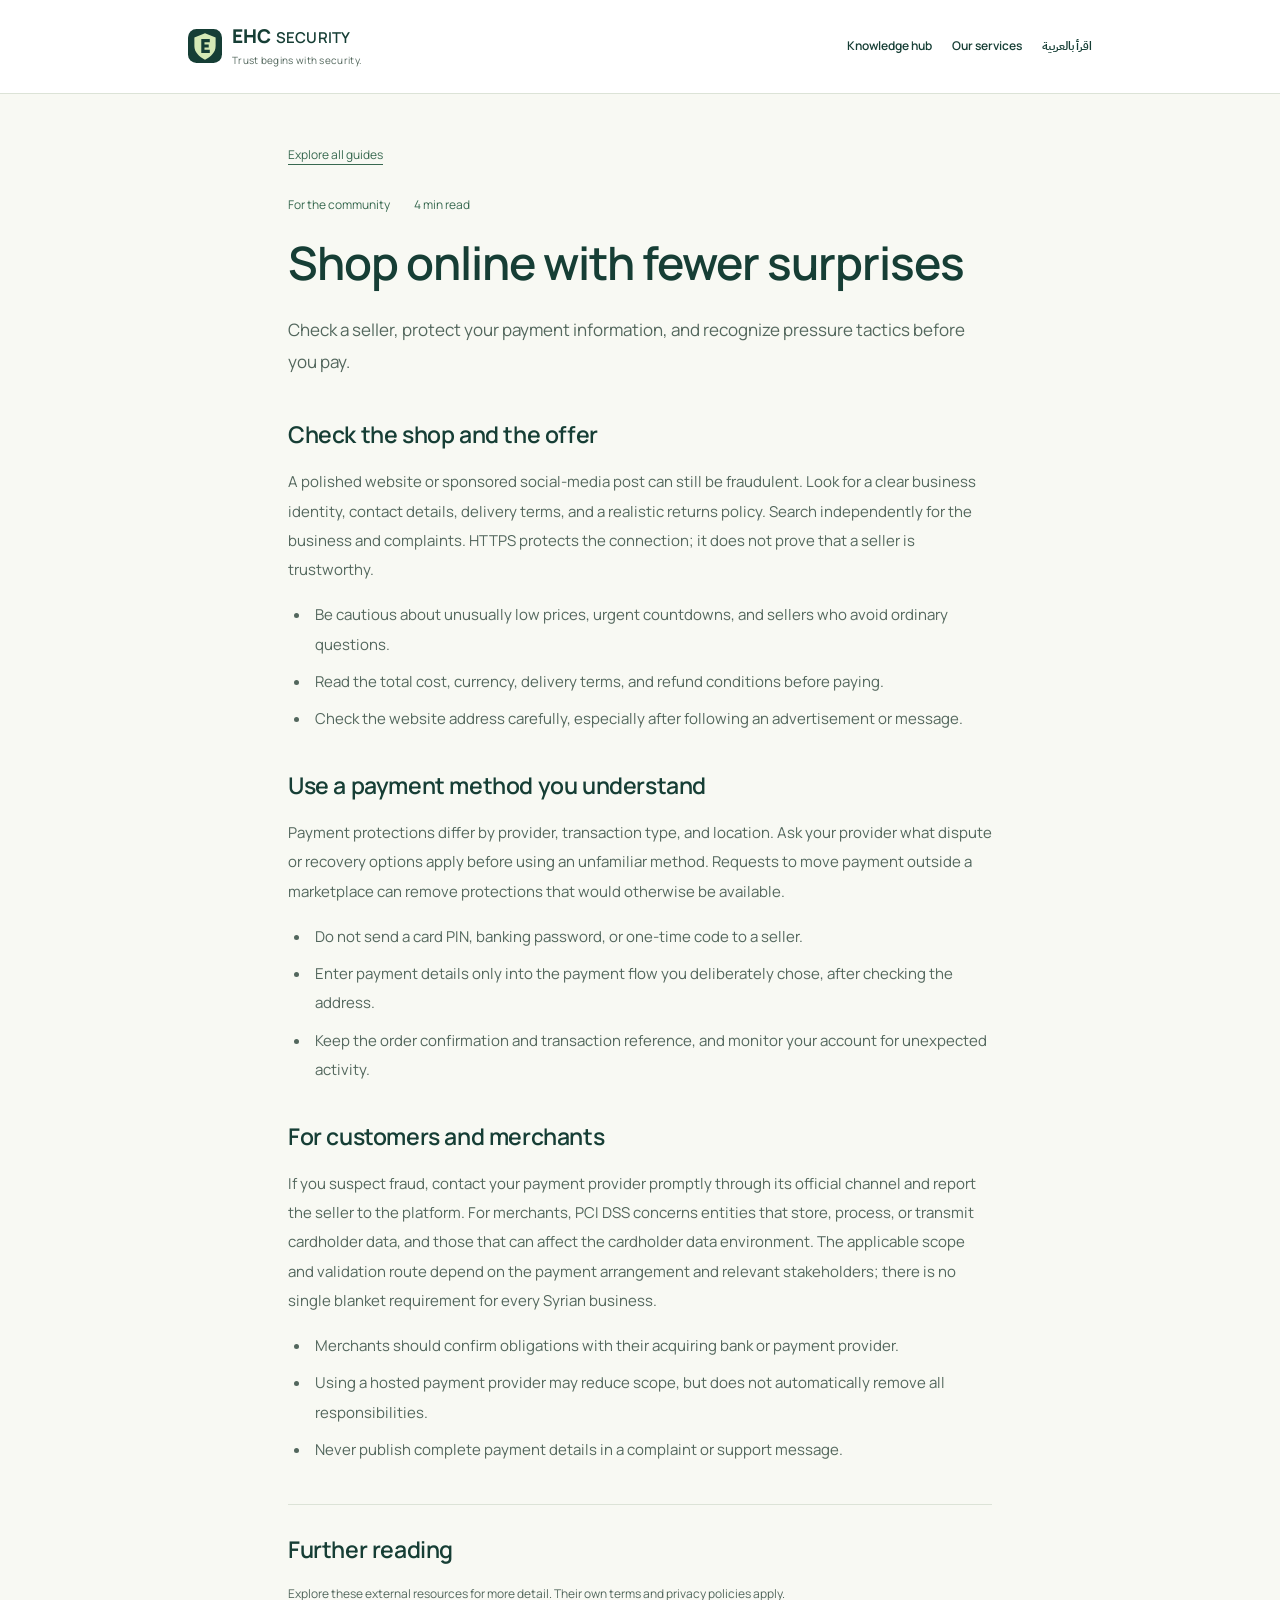
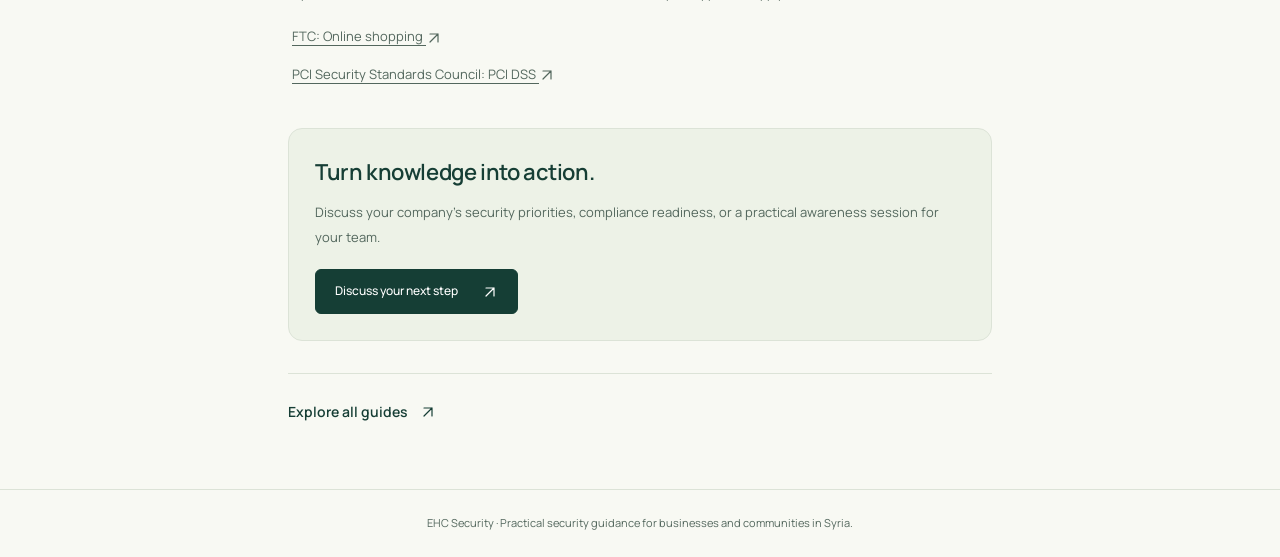
<file: guides/en/safer-online-payments/index.html>
<!doctype html>
<html lang="en" dir="ltr">
<head>
  <meta charset="utf-8">
  <meta name="viewport" content="width=device-width, initial-scale=1">
  <meta name="theme-color" content="#153e35">
  <title>Shop online with fewer surprises | EHC Security</title>
  <meta name="description" content="Check a seller, protect your payment information, and recognize pressure tactics before you pay.">
  <meta property="og:type" content="article">
  <meta property="og:title" content="Shop online with fewer surprises | EHC Security">
  <meta property="og:description" content="Check a seller, protect your payment information, and recognize pressure tactics before you pay.">
  <meta property="og:site_name" content="EHC Security">
  <meta property="og:locale" content="en_US">
  <meta name="twitter:card" content="summary">
  <link rel="icon" href="../../../assets/favicon.svg" type="image/svg+xml">
  <link rel="preload" href="../../../assets/fonts/manrope-latin-wght-normal.woff2" as="font" type="font/woff2" crossorigin>
  <link rel="stylesheet" href="../../../styles.css">
  <style>
    .guide-header{border-bottom:1px solid var(--line);padding:24px 0;background:#fff}
    .guide-header-inner{max-width:960px;margin:auto;padding:0 28px;display:flex;align-items:center;justify-content:space-between;gap:24px}
    .guide-nav{display:flex;align-items:center;flex-wrap:wrap;gap:20px;font-size:12px;font-weight:600}
    .guide-nav a:hover{text-decoration:underline;text-underline-offset:5px}
    .guide-main{max-width:760px;margin:auto;padding:46px 28px 64px}
    .guide-back{font-size:12px;color:var(--green);display:inline-block;margin-bottom:30px;text-decoration:underline;text-underline-offset:5px}
    .guide-main h1,html[lang=ar] .guide-main h1{font-size:clamp(32px,5vw,46px);line-height:1.4;letter-spacing:-1px;margin-bottom:18px}
    .guide-main .guide-description{font-size:17px;line-height:1.9;margin-bottom:38px}
    .guide-main article>section{margin-top:34px}
    .guide-main h2,html[lang=ar] .guide-main h2{font-size:23px;line-height:1.6;letter-spacing:-.4px;margin-bottom:14px}
    .guide-main article p,.guide-main article li{font-size:15px;line-height:1.95}
    .guide-main article p+p{margin-top:14px}
    .guide-main article ul{padding-inline-start:23px;margin:16px 0 0;color:var(--muted)}
    .guide-main article li{padding-inline-start:4px;margin-bottom:8px}
    .guide-main .article-meta{flex-wrap:wrap;margin-bottom:16px;font-size:12px;gap:10px 24px}
    .guide-sources{border-top:1px solid var(--line);padding-top:26px;margin-top:40px!important}
    .guide-main .guide-sources p{font-size:12px}
    .guide-main .guide-source-list{list-style:none;padding:0}
    .guide-source-list a{text-decoration:underline;text-underline-offset:4px;overflow-wrap:anywhere;font-size:13px}
    .guide-arrow{display:inline-block;width:16px;height:16px;vertical-align:middle;fill:none;stroke:currentColor;stroke-width:1.5;stroke-linecap:round;stroke-linejoin:round;flex-shrink:0}
    .guide-cta{margin-top:40px;padding:26px;border:1px solid var(--line);border-radius:14px;background:#edf2e7}
    .guide-cta p{font-size:13px;line-height:1.9;margin-bottom:20px}
    .guide-main .guide-cta h2{font-size:22px;margin-bottom:10px}
    .guide-bottom{border-top:1px solid var(--line);margin-top:32px;padding-top:24px}
    .guide-footer{border-top:1px solid var(--line);text-align:center;font-size:11px;padding:24px 28px}
    @media(max-width:600px){.guide-header-inner{align-items:flex-start;flex-direction:column;gap:18px}.guide-nav{gap:14px 20px}.guide-main{padding:30px 22px 46px}.guide-main .guide-description{font-size:15px}.guide-cta{padding:22px}.guide-main article p,.guide-main article li{font-size:14px}}
  </style>
</head>
<body>
  <a class="skip-link" href="#guide">Skip to the guide</a>
  <header class="guide-header">
    <div class="guide-header-inner">
      <a class="brand" href="../../../index.html?lang=en" aria-label="EHC Security">
        <img class="brand-mark" src="../../../assets/favicon.svg" width="34" height="40" alt="">
        <span><strong dir="ltr">EHC <span>SECURITY</span></strong><small>Trust begins with security.</small></span>
      </a>
      <nav class="guide-nav" aria-label="Knowledge hub">
        <a href="../../../index.html?lang=en#learn">Knowledge hub</a>
        <a href="../../../index.html?lang=en#services">Our services</a>
        <a href="../../ar/safer-online-payments/" lang="ar" dir="rtl" aria-label="Read this guide in Arabic">اقرأ بالعربية</a>
      </nav>
    </div>
  </header>
  <main class="guide-main" id="guide">
    <a class="guide-back" href="../../../index.html?lang=en#learn">Explore all guides</a>
    <article aria-labelledby="guide-title">
      <header>
        <div class="article-meta"><span>For the community</span><span>4 min read</span></div>
        <h1 id="guide-title">Shop online with fewer surprises</h1>
        <p class="guide-description">Check a seller, protect your payment information, and recognize pressure tactics before you pay.</p>
      </header>
      <section aria-labelledby="section-1">
        <h2 id="section-1">Check the shop and the offer</h2>
        <p>A polished website or sponsored social-media post can still be fraudulent. Look for a clear business identity, contact details, delivery terms, and a realistic returns policy. Search independently for the business and complaints. HTTPS protects the connection; it does not prove that a seller is trustworthy.</p>
        <ul>
          <li>Be cautious about unusually low prices, urgent countdowns, and sellers who avoid ordinary questions.</li>
          <li>Read the total cost, currency, delivery terms, and refund conditions before paying.</li>
          <li>Check the website address carefully, especially after following an advertisement or message.</li>
        </ul>
      </section>
      <section aria-labelledby="section-2">
        <h2 id="section-2">Use a payment method you understand</h2>
        <p>Payment protections differ by provider, transaction type, and location. Ask your provider what dispute or recovery options apply before using an unfamiliar method. Requests to move payment outside a marketplace can remove protections that would otherwise be available.</p>
        <ul>
          <li>Do not send a card PIN, banking password, or one-time code to a seller.</li>
          <li>Enter payment details only into the payment flow you deliberately chose, after checking the address.</li>
          <li>Keep the order confirmation and transaction reference, and monitor your account for unexpected activity.</li>
        </ul>
      </section>
      <section aria-labelledby="section-3">
        <h2 id="section-3">For customers and merchants</h2>
        <p>If you suspect fraud, contact your payment provider promptly through its official channel and report the seller to the platform. For merchants, PCI DSS concerns entities that store, process, or transmit cardholder data, and those that can affect the cardholder data environment. The applicable scope and validation route depend on the payment arrangement and relevant stakeholders; there is no single blanket requirement for every Syrian business.</p>
        <ul>
          <li>Merchants should confirm obligations with their acquiring bank or payment provider.</li>
          <li>Using a hosted payment provider may reduce scope, but does not automatically remove all responsibilities.</li>
          <li>Never publish complete payment details in a complaint or support message.</li>
        </ul>
      </section>
      <section class="guide-sources" aria-labelledby="sources-title">
        <h2 id="sources-title">Further reading</h2>
        <p>Explore these external resources for more detail. Their own terms and privacy policies apply.</p>
        <ul class="guide-source-list">
          <li><a href="https://consumer.ftc.gov/articles/online-shopping" target="_blank" rel="noopener noreferrer">FTC: Online shopping <svg class="guide-arrow" viewBox="0 0 20 20" aria-hidden="true" focusable="false"><path d="m5 15 10-10M5 5h10v10"/></svg></a></li>
          <li><a href="https://www.pcisecuritystandards.org/standards/pci-dss/" target="_blank" rel="noopener noreferrer">PCI Security Standards Council: PCI DSS <svg class="guide-arrow" viewBox="0 0 20 20" aria-hidden="true" focusable="false"><path d="m5 15 10-10M5 5h10v10"/></svg></a></li>
        </ul>
      </section>
    </article>
    <aside class="guide-cta" aria-labelledby="next-title">
      <h2 id="next-title">Turn knowledge into action.</h2>
      <p>Discuss your company’s security priorities, compliance readiness, or a practical awareness session for your team.</p>
      <a class="button button-small" href="../../../index.html?lang=en#contact">Discuss your next step <svg class="guide-arrow" viewBox="0 0 20 20" aria-hidden="true" focusable="false"><path d="m5 15 10-10M5 5h10v10"/></svg></a>
    </aside>
    <div class="guide-bottom"><a class="text-link" href="../../../index.html?lang=en#learn">Explore all guides <svg class="guide-arrow" viewBox="0 0 20 20" aria-hidden="true" focusable="false"><path d="m5 15 10-10M5 5h10v10"/></svg></a></div>
  </main>
  <footer class="guide-footer"><p><span dir="ltr">EHC Security</span> · Practical security guidance for businesses and communities in Syria.</p></footer>
</body>
</html>
</file>
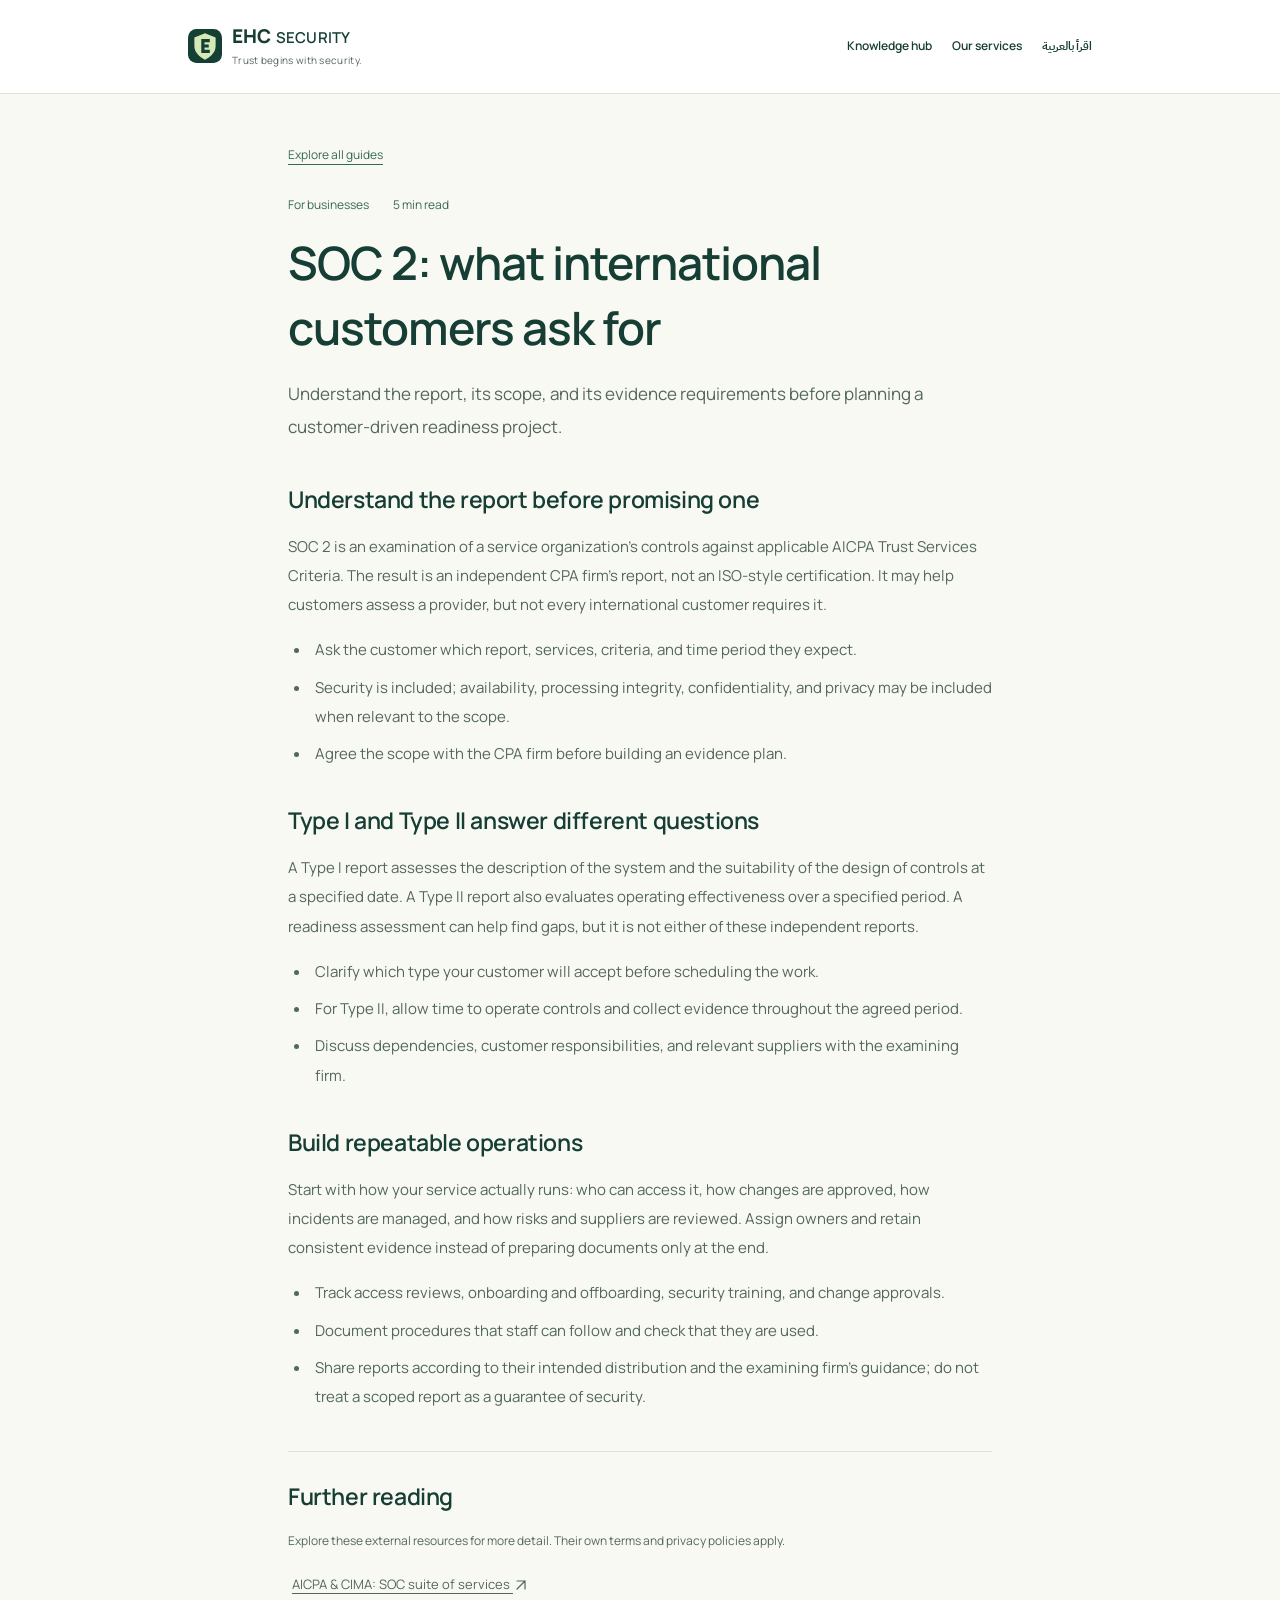
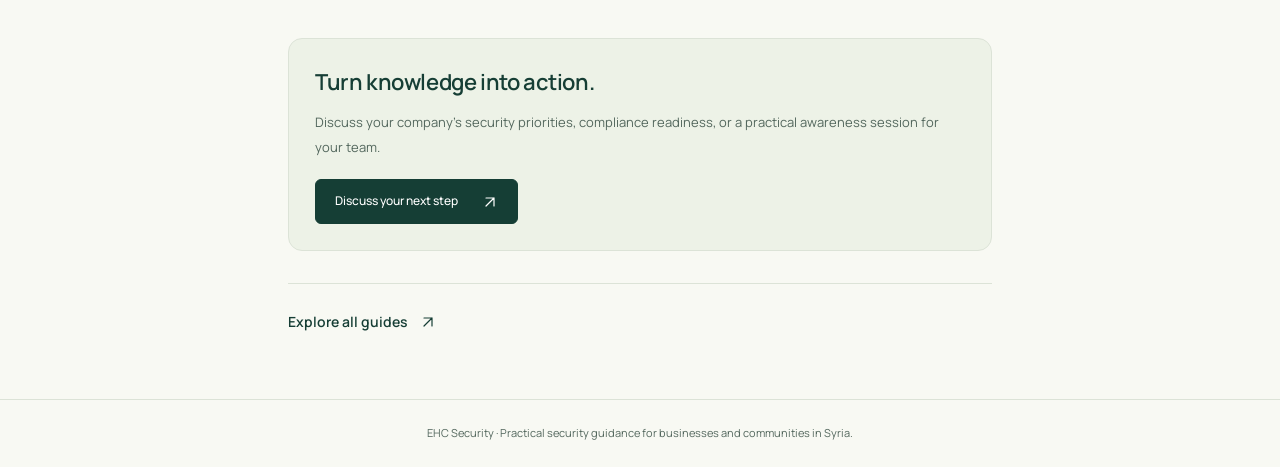
<file: guides/en/soc2-exporters/index.html>
<!doctype html>
<html lang="en" dir="ltr">
<head>
  <meta charset="utf-8">
  <meta name="viewport" content="width=device-width, initial-scale=1">
  <meta name="theme-color" content="#153e35">
  <title>SOC 2: what international customers ask for | EHC Security</title>
  <meta name="description" content="Understand the report, its scope, and its evidence requirements before planning a customer-driven readiness project.">
  <meta property="og:type" content="article">
  <meta property="og:title" content="SOC 2: what international customers ask for | EHC Security">
  <meta property="og:description" content="Understand the report, its scope, and its evidence requirements before planning a customer-driven readiness project.">
  <meta property="og:site_name" content="EHC Security">
  <meta property="og:locale" content="en_US">
  <meta name="twitter:card" content="summary">
  <link rel="icon" href="../../../assets/favicon.svg" type="image/svg+xml">
  <link rel="preload" href="../../../assets/fonts/manrope-latin-wght-normal.woff2" as="font" type="font/woff2" crossorigin>
  <link rel="stylesheet" href="../../../styles.css">
  <style>
    .guide-header{border-bottom:1px solid var(--line);padding:24px 0;background:#fff}
    .guide-header-inner{max-width:960px;margin:auto;padding:0 28px;display:flex;align-items:center;justify-content:space-between;gap:24px}
    .guide-nav{display:flex;align-items:center;flex-wrap:wrap;gap:20px;font-size:12px;font-weight:600}
    .guide-nav a:hover{text-decoration:underline;text-underline-offset:5px}
    .guide-main{max-width:760px;margin:auto;padding:46px 28px 64px}
    .guide-back{font-size:12px;color:var(--green);display:inline-block;margin-bottom:30px;text-decoration:underline;text-underline-offset:5px}
    .guide-main h1,html[lang=ar] .guide-main h1{font-size:clamp(32px,5vw,46px);line-height:1.4;letter-spacing:-1px;margin-bottom:18px}
    .guide-main .guide-description{font-size:17px;line-height:1.9;margin-bottom:38px}
    .guide-main article>section{margin-top:34px}
    .guide-main h2,html[lang=ar] .guide-main h2{font-size:23px;line-height:1.6;letter-spacing:-.4px;margin-bottom:14px}
    .guide-main article p,.guide-main article li{font-size:15px;line-height:1.95}
    .guide-main article p+p{margin-top:14px}
    .guide-main article ul{padding-inline-start:23px;margin:16px 0 0;color:var(--muted)}
    .guide-main article li{padding-inline-start:4px;margin-bottom:8px}
    .guide-main .article-meta{flex-wrap:wrap;margin-bottom:16px;font-size:12px;gap:10px 24px}
    .guide-sources{border-top:1px solid var(--line);padding-top:26px;margin-top:40px!important}
    .guide-main .guide-sources p{font-size:12px}
    .guide-main .guide-source-list{list-style:none;padding:0}
    .guide-source-list a{text-decoration:underline;text-underline-offset:4px;overflow-wrap:anywhere;font-size:13px}
    .guide-arrow{display:inline-block;width:16px;height:16px;vertical-align:middle;fill:none;stroke:currentColor;stroke-width:1.5;stroke-linecap:round;stroke-linejoin:round;flex-shrink:0}
    .guide-cta{margin-top:40px;padding:26px;border:1px solid var(--line);border-radius:14px;background:#edf2e7}
    .guide-cta p{font-size:13px;line-height:1.9;margin-bottom:20px}
    .guide-main .guide-cta h2{font-size:22px;margin-bottom:10px}
    .guide-bottom{border-top:1px solid var(--line);margin-top:32px;padding-top:24px}
    .guide-footer{border-top:1px solid var(--line);text-align:center;font-size:11px;padding:24px 28px}
    @media(max-width:600px){.guide-header-inner{align-items:flex-start;flex-direction:column;gap:18px}.guide-nav{gap:14px 20px}.guide-main{padding:30px 22px 46px}.guide-main .guide-description{font-size:15px}.guide-cta{padding:22px}.guide-main article p,.guide-main article li{font-size:14px}}
  </style>
</head>
<body>
  <a class="skip-link" href="#guide">Skip to the guide</a>
  <header class="guide-header">
    <div class="guide-header-inner">
      <a class="brand" href="../../../index.html?lang=en" aria-label="EHC Security">
        <img class="brand-mark" src="../../../assets/favicon.svg" width="34" height="40" alt="">
        <span><strong dir="ltr">EHC <span>SECURITY</span></strong><small>Trust begins with security.</small></span>
      </a>
      <nav class="guide-nav" aria-label="Knowledge hub">
        <a href="../../../index.html?lang=en#learn">Knowledge hub</a>
        <a href="../../../index.html?lang=en#services">Our services</a>
        <a href="../../ar/soc2-exporters/" lang="ar" dir="rtl" aria-label="Read this guide in Arabic">اقرأ بالعربية</a>
      </nav>
    </div>
  </header>
  <main class="guide-main" id="guide">
    <a class="guide-back" href="../../../index.html?lang=en#learn">Explore all guides</a>
    <article aria-labelledby="guide-title">
      <header>
        <div class="article-meta"><span>For businesses</span><span>5 min read</span></div>
        <h1 id="guide-title">SOC 2: what international customers ask for</h1>
        <p class="guide-description">Understand the report, its scope, and its evidence requirements before planning a customer-driven readiness project.</p>
      </header>
      <section aria-labelledby="section-1">
        <h2 id="section-1">Understand the report before promising one</h2>
        <p>SOC 2 is an examination of a service organization’s controls against applicable AICPA Trust Services Criteria. The result is an independent CPA firm’s report, not an ISO-style certification. It may help customers assess a provider, but not every international customer requires it.</p>
        <ul>
          <li>Ask the customer which report, services, criteria, and time period they expect.</li>
          <li>Security is included; availability, processing integrity, confidentiality, and privacy may be included when relevant to the scope.</li>
          <li>Agree the scope with the CPA firm before building an evidence plan.</li>
        </ul>
      </section>
      <section aria-labelledby="section-2">
        <h2 id="section-2">Type I and Type II answer different questions</h2>
        <p>A Type I report assesses the description of the system and the suitability of the design of controls at a specified date. A Type II report also evaluates operating effectiveness over a specified period. A readiness assessment can help find gaps, but it is not either of these independent reports.</p>
        <ul>
          <li>Clarify which type your customer will accept before scheduling the work.</li>
          <li>For Type II, allow time to operate controls and collect evidence throughout the agreed period.</li>
          <li>Discuss dependencies, customer responsibilities, and relevant suppliers with the examining firm.</li>
        </ul>
      </section>
      <section aria-labelledby="section-3">
        <h2 id="section-3">Build repeatable operations</h2>
        <p>Start with how your service actually runs: who can access it, how changes are approved, how incidents are managed, and how risks and suppliers are reviewed. Assign owners and retain consistent evidence instead of preparing documents only at the end.</p>
        <ul>
          <li>Track access reviews, onboarding and offboarding, security training, and change approvals.</li>
          <li>Document procedures that staff can follow and check that they are used.</li>
          <li>Share reports according to their intended distribution and the examining firm’s guidance; do not treat a scoped report as a guarantee of security.</li>
        </ul>
      </section>
      <section class="guide-sources" aria-labelledby="sources-title">
        <h2 id="sources-title">Further reading</h2>
        <p>Explore these external resources for more detail. Their own terms and privacy policies apply.</p>
        <ul class="guide-source-list">
          <li><a href="https://www.aicpa-cima.com/resources/landing/system-and-organization-controls-soc-suite-of-services" target="_blank" rel="noopener noreferrer">AICPA &amp; CIMA: SOC suite of services <svg class="guide-arrow" viewBox="0 0 20 20" aria-hidden="true" focusable="false"><path d="m5 15 10-10M5 5h10v10"/></svg></a></li>
        </ul>
      </section>
    </article>
    <aside class="guide-cta" aria-labelledby="next-title">
      <h2 id="next-title">Turn knowledge into action.</h2>
      <p>Discuss your company’s security priorities, compliance readiness, or a practical awareness session for your team.</p>
      <a class="button button-small" href="../../../index.html?lang=en#contact">Discuss your next step <svg class="guide-arrow" viewBox="0 0 20 20" aria-hidden="true" focusable="false"><path d="m5 15 10-10M5 5h10v10"/></svg></a>
    </aside>
    <div class="guide-bottom"><a class="text-link" href="../../../index.html?lang=en#learn">Explore all guides <svg class="guide-arrow" viewBox="0 0 20 20" aria-hidden="true" focusable="false"><path d="m5 15 10-10M5 5h10v10"/></svg></a></div>
  </main>
  <footer class="guide-footer"><p><span dir="ltr">EHC Security</span> · Practical security guidance for businesses and communities in Syria.</p></footer>
</body>
</html>
</file>
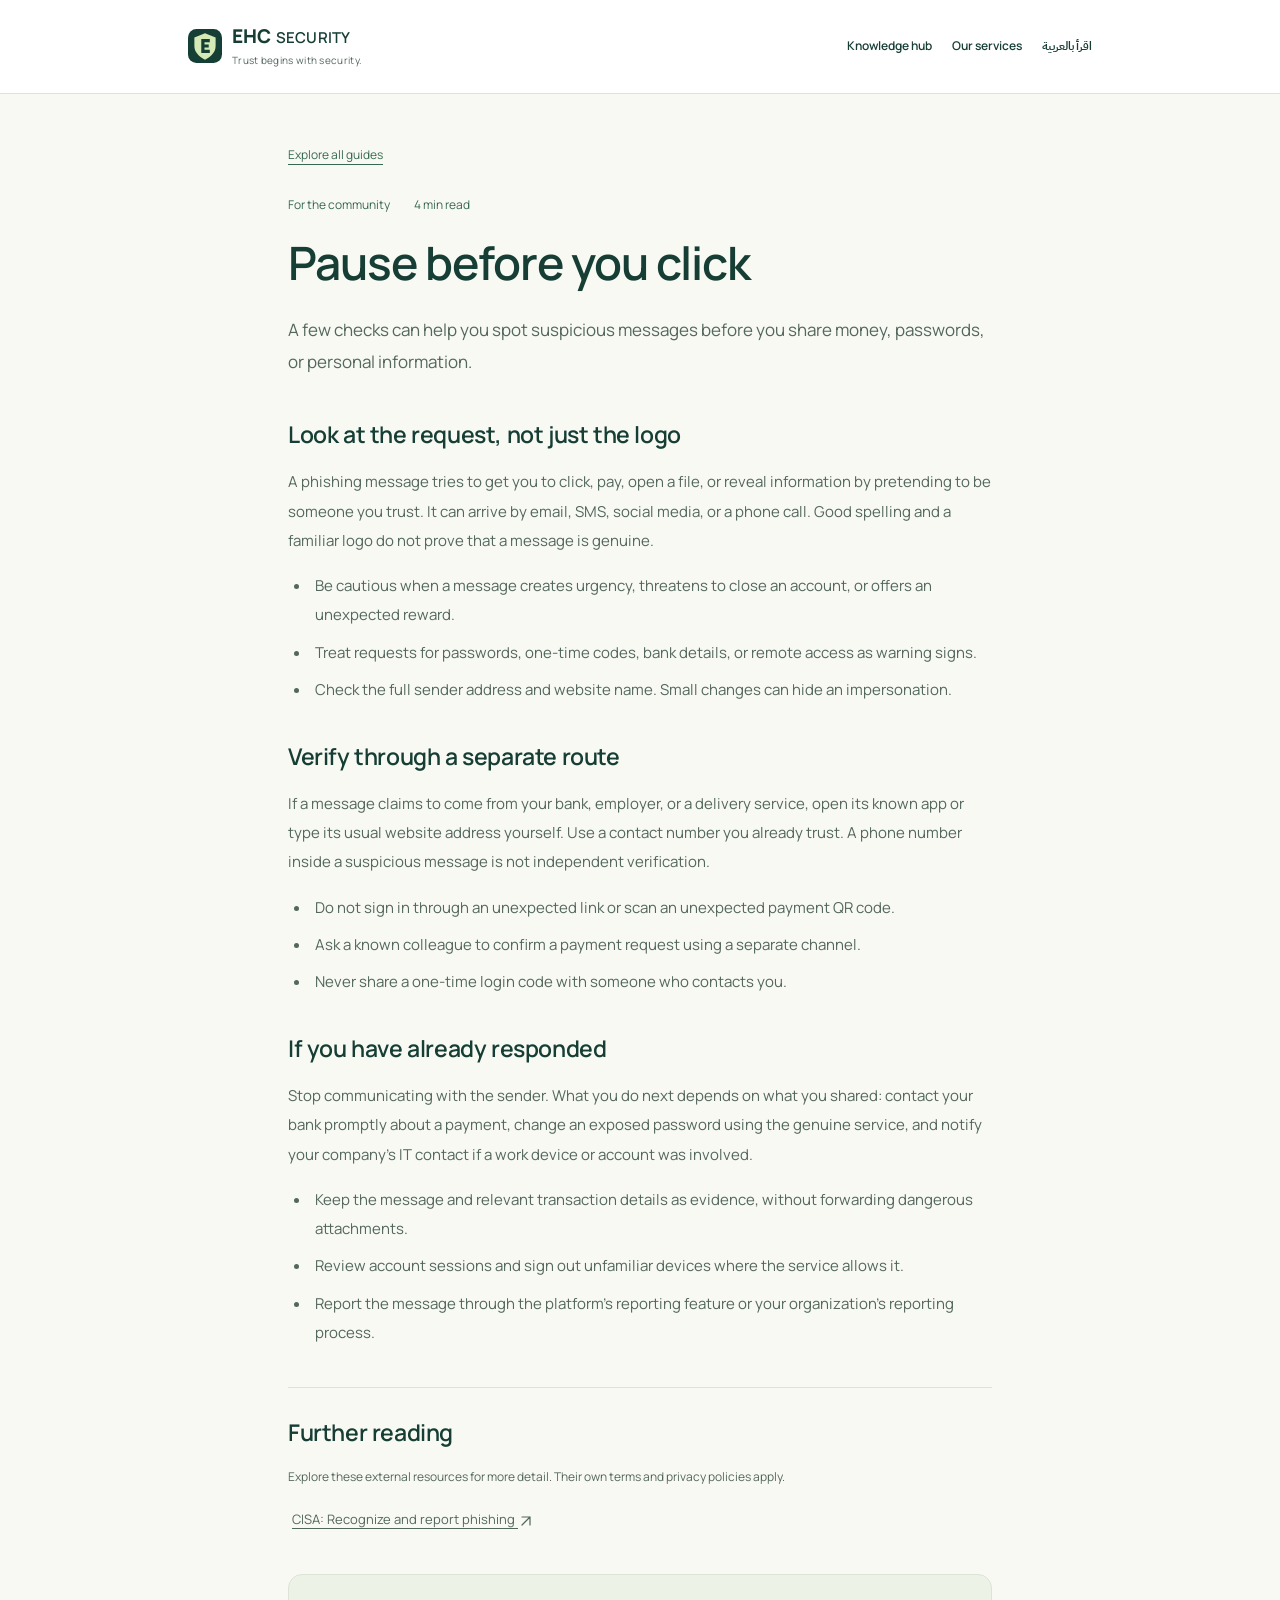
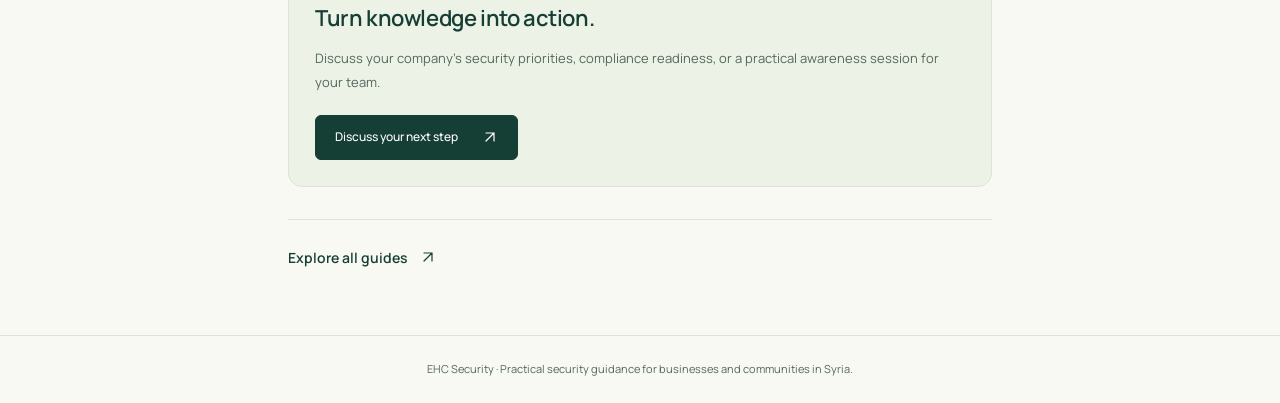
<file: guides/en/spot-phishing/index.html>
<!doctype html>
<html lang="en" dir="ltr">
<head>
  <meta charset="utf-8">
  <meta name="viewport" content="width=device-width, initial-scale=1">
  <meta name="theme-color" content="#153e35">
  <title>Pause before you click | EHC Security</title>
  <meta name="description" content="A few checks can help you spot suspicious messages before you share money, passwords, or personal information.">
  <meta property="og:type" content="article">
  <meta property="og:title" content="Pause before you click | EHC Security">
  <meta property="og:description" content="A few checks can help you spot suspicious messages before you share money, passwords, or personal information.">
  <meta property="og:site_name" content="EHC Security">
  <meta property="og:locale" content="en_US">
  <meta name="twitter:card" content="summary">
  <link rel="icon" href="../../../assets/favicon.svg" type="image/svg+xml">
  <link rel="preload" href="../../../assets/fonts/manrope-latin-wght-normal.woff2" as="font" type="font/woff2" crossorigin>
  <link rel="stylesheet" href="../../../styles.css">
  <style>
    .guide-header{border-bottom:1px solid var(--line);padding:24px 0;background:#fff}
    .guide-header-inner{max-width:960px;margin:auto;padding:0 28px;display:flex;align-items:center;justify-content:space-between;gap:24px}
    .guide-nav{display:flex;align-items:center;flex-wrap:wrap;gap:20px;font-size:12px;font-weight:600}
    .guide-nav a:hover{text-decoration:underline;text-underline-offset:5px}
    .guide-main{max-width:760px;margin:auto;padding:46px 28px 64px}
    .guide-back{font-size:12px;color:var(--green);display:inline-block;margin-bottom:30px;text-decoration:underline;text-underline-offset:5px}
    .guide-main h1,html[lang=ar] .guide-main h1{font-size:clamp(32px,5vw,46px);line-height:1.4;letter-spacing:-1px;margin-bottom:18px}
    .guide-main .guide-description{font-size:17px;line-height:1.9;margin-bottom:38px}
    .guide-main article>section{margin-top:34px}
    .guide-main h2,html[lang=ar] .guide-main h2{font-size:23px;line-height:1.6;letter-spacing:-.4px;margin-bottom:14px}
    .guide-main article p,.guide-main article li{font-size:15px;line-height:1.95}
    .guide-main article p+p{margin-top:14px}
    .guide-main article ul{padding-inline-start:23px;margin:16px 0 0;color:var(--muted)}
    .guide-main article li{padding-inline-start:4px;margin-bottom:8px}
    .guide-main .article-meta{flex-wrap:wrap;margin-bottom:16px;font-size:12px;gap:10px 24px}
    .guide-sources{border-top:1px solid var(--line);padding-top:26px;margin-top:40px!important}
    .guide-main .guide-sources p{font-size:12px}
    .guide-main .guide-source-list{list-style:none;padding:0}
    .guide-source-list a{text-decoration:underline;text-underline-offset:4px;overflow-wrap:anywhere;font-size:13px}
    .guide-arrow{display:inline-block;width:16px;height:16px;vertical-align:middle;fill:none;stroke:currentColor;stroke-width:1.5;stroke-linecap:round;stroke-linejoin:round;flex-shrink:0}
    .guide-cta{margin-top:40px;padding:26px;border:1px solid var(--line);border-radius:14px;background:#edf2e7}
    .guide-cta p{font-size:13px;line-height:1.9;margin-bottom:20px}
    .guide-main .guide-cta h2{font-size:22px;margin-bottom:10px}
    .guide-bottom{border-top:1px solid var(--line);margin-top:32px;padding-top:24px}
    .guide-footer{border-top:1px solid var(--line);text-align:center;font-size:11px;padding:24px 28px}
    @media(max-width:600px){.guide-header-inner{align-items:flex-start;flex-direction:column;gap:18px}.guide-nav{gap:14px 20px}.guide-main{padding:30px 22px 46px}.guide-main .guide-description{font-size:15px}.guide-cta{padding:22px}.guide-main article p,.guide-main article li{font-size:14px}}
  </style>
</head>
<body>
  <a class="skip-link" href="#guide">Skip to the guide</a>
  <header class="guide-header">
    <div class="guide-header-inner">
      <a class="brand" href="../../../index.html?lang=en" aria-label="EHC Security">
        <img class="brand-mark" src="../../../assets/favicon.svg" width="34" height="40" alt="">
        <span><strong dir="ltr">EHC <span>SECURITY</span></strong><small>Trust begins with security.</small></span>
      </a>
      <nav class="guide-nav" aria-label="Knowledge hub">
        <a href="../../../index.html?lang=en#learn">Knowledge hub</a>
        <a href="../../../index.html?lang=en#services">Our services</a>
        <a href="../../ar/spot-phishing/" lang="ar" dir="rtl" aria-label="Read this guide in Arabic">اقرأ بالعربية</a>
      </nav>
    </div>
  </header>
  <main class="guide-main" id="guide">
    <a class="guide-back" href="../../../index.html?lang=en#learn">Explore all guides</a>
    <article aria-labelledby="guide-title">
      <header>
        <div class="article-meta"><span>For the community</span><span>4 min read</span></div>
        <h1 id="guide-title">Pause before you click</h1>
        <p class="guide-description">A few checks can help you spot suspicious messages before you share money, passwords, or personal information.</p>
      </header>
      <section aria-labelledby="section-1">
        <h2 id="section-1">Look at the request, not just the logo</h2>
        <p>A phishing message tries to get you to click, pay, open a file, or reveal information by pretending to be someone you trust. It can arrive by email, SMS, social media, or a phone call. Good spelling and a familiar logo do not prove that a message is genuine.</p>
        <ul>
          <li>Be cautious when a message creates urgency, threatens to close an account, or offers an unexpected reward.</li>
          <li>Treat requests for passwords, one-time codes, bank details, or remote access as warning signs.</li>
          <li>Check the full sender address and website name. Small changes can hide an impersonation.</li>
        </ul>
      </section>
      <section aria-labelledby="section-2">
        <h2 id="section-2">Verify through a separate route</h2>
        <p>If a message claims to come from your bank, employer, or a delivery service, open its known app or type its usual website address yourself. Use a contact number you already trust. A phone number inside a suspicious message is not independent verification.</p>
        <ul>
          <li>Do not sign in through an unexpected link or scan an unexpected payment QR code.</li>
          <li>Ask a known colleague to confirm a payment request using a separate channel.</li>
          <li>Never share a one-time login code with someone who contacts you.</li>
        </ul>
      </section>
      <section aria-labelledby="section-3">
        <h2 id="section-3">If you have already responded</h2>
        <p>Stop communicating with the sender. What you do next depends on what you shared: contact your bank promptly about a payment, change an exposed password using the genuine service, and notify your company’s IT contact if a work device or account was involved.</p>
        <ul>
          <li>Keep the message and relevant transaction details as evidence, without forwarding dangerous attachments.</li>
          <li>Review account sessions and sign out unfamiliar devices where the service allows it.</li>
          <li>Report the message through the platform’s reporting feature or your organization’s reporting process.</li>
        </ul>
      </section>
      <section class="guide-sources" aria-labelledby="sources-title">
        <h2 id="sources-title">Further reading</h2>
        <p>Explore these external resources for more detail. Their own terms and privacy policies apply.</p>
        <ul class="guide-source-list">
          <li><a href="https://www.cisa.gov/secure-our-world/recognize-and-report-phishing" target="_blank" rel="noopener noreferrer">CISA: Recognize and report phishing <svg class="guide-arrow" viewBox="0 0 20 20" aria-hidden="true" focusable="false"><path d="m5 15 10-10M5 5h10v10"/></svg></a></li>
        </ul>
      </section>
    </article>
    <aside class="guide-cta" aria-labelledby="next-title">
      <h2 id="next-title">Turn knowledge into action.</h2>
      <p>Discuss your company’s security priorities, compliance readiness, or a practical awareness session for your team.</p>
      <a class="button button-small" href="../../../index.html?lang=en#contact">Discuss your next step <svg class="guide-arrow" viewBox="0 0 20 20" aria-hidden="true" focusable="false"><path d="m5 15 10-10M5 5h10v10"/></svg></a>
    </aside>
    <div class="guide-bottom"><a class="text-link" href="../../../index.html?lang=en#learn">Explore all guides <svg class="guide-arrow" viewBox="0 0 20 20" aria-hidden="true" focusable="false"><path d="m5 15 10-10M5 5h10v10"/></svg></a></div>
  </main>
  <footer class="guide-footer"><p><span dir="ltr">EHC Security</span> · Practical security guidance for businesses and communities in Syria.</p></footer>
</body>
</html>
</file>
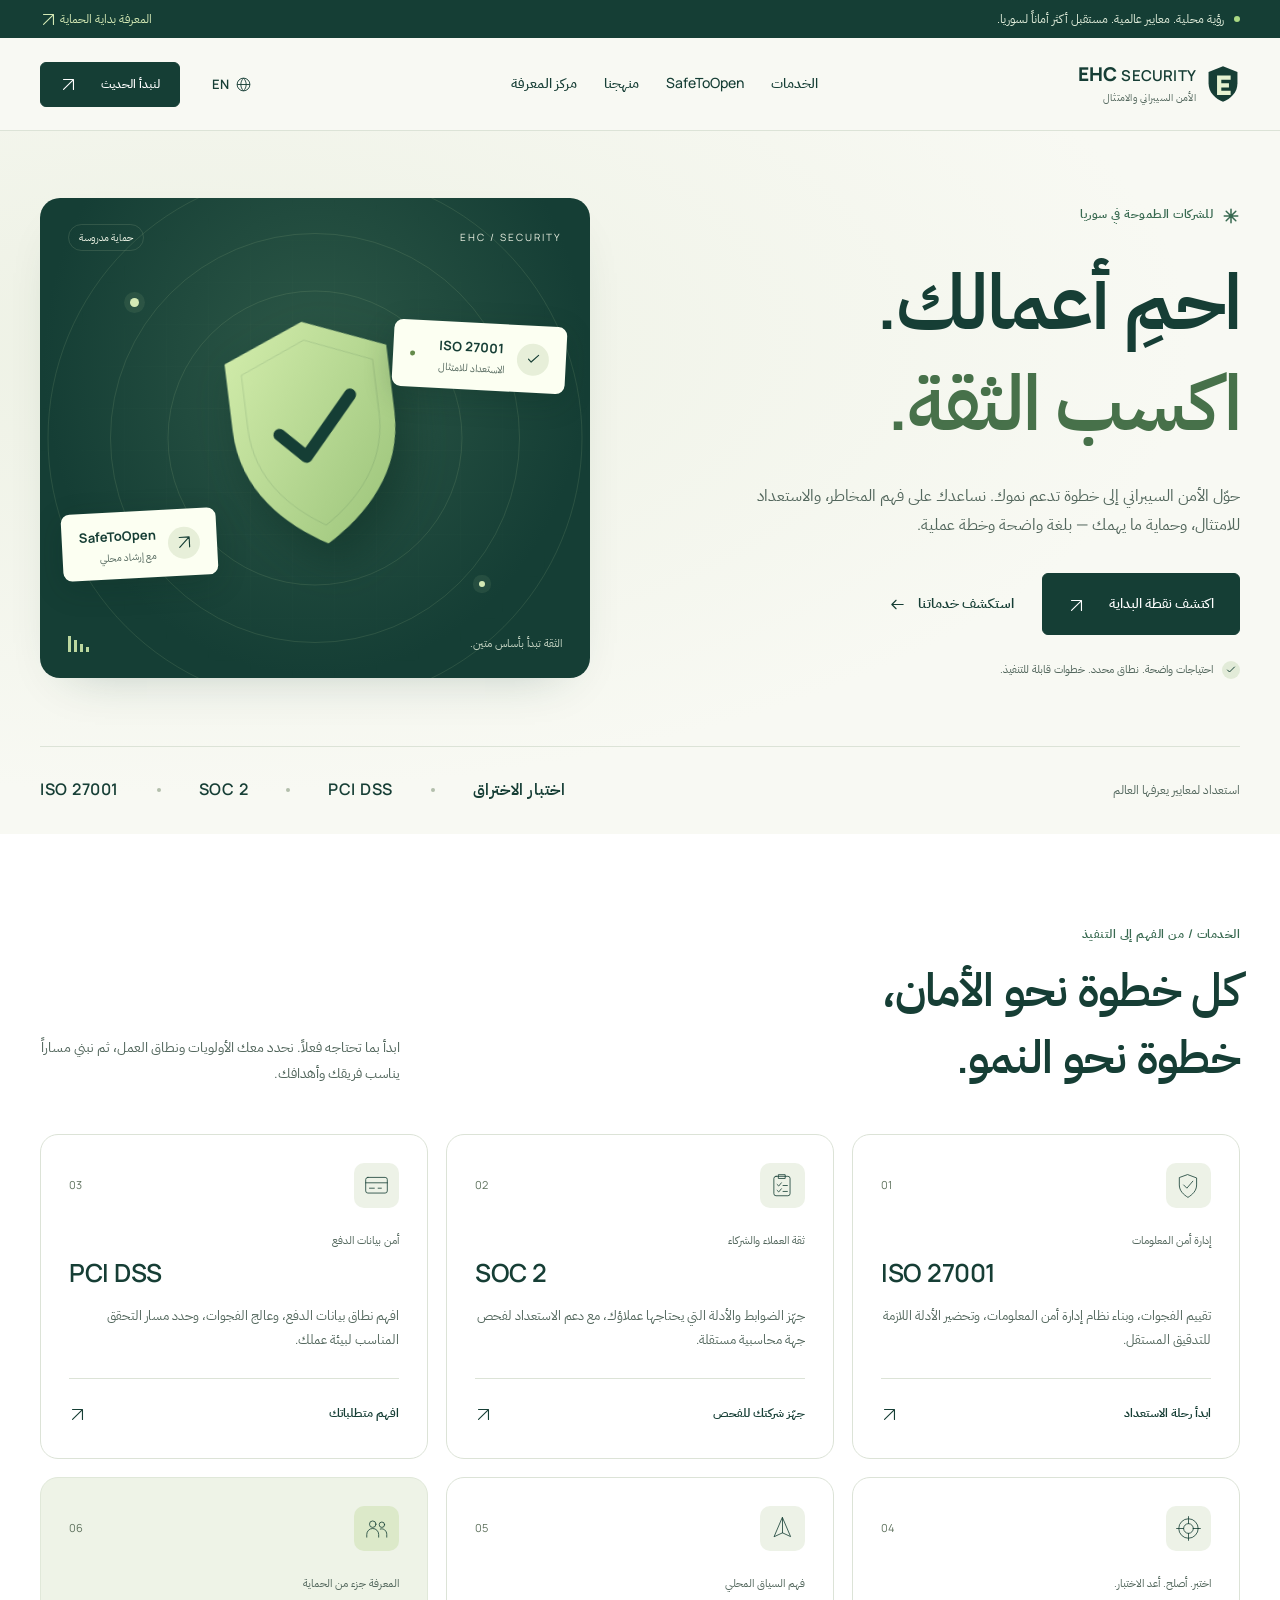
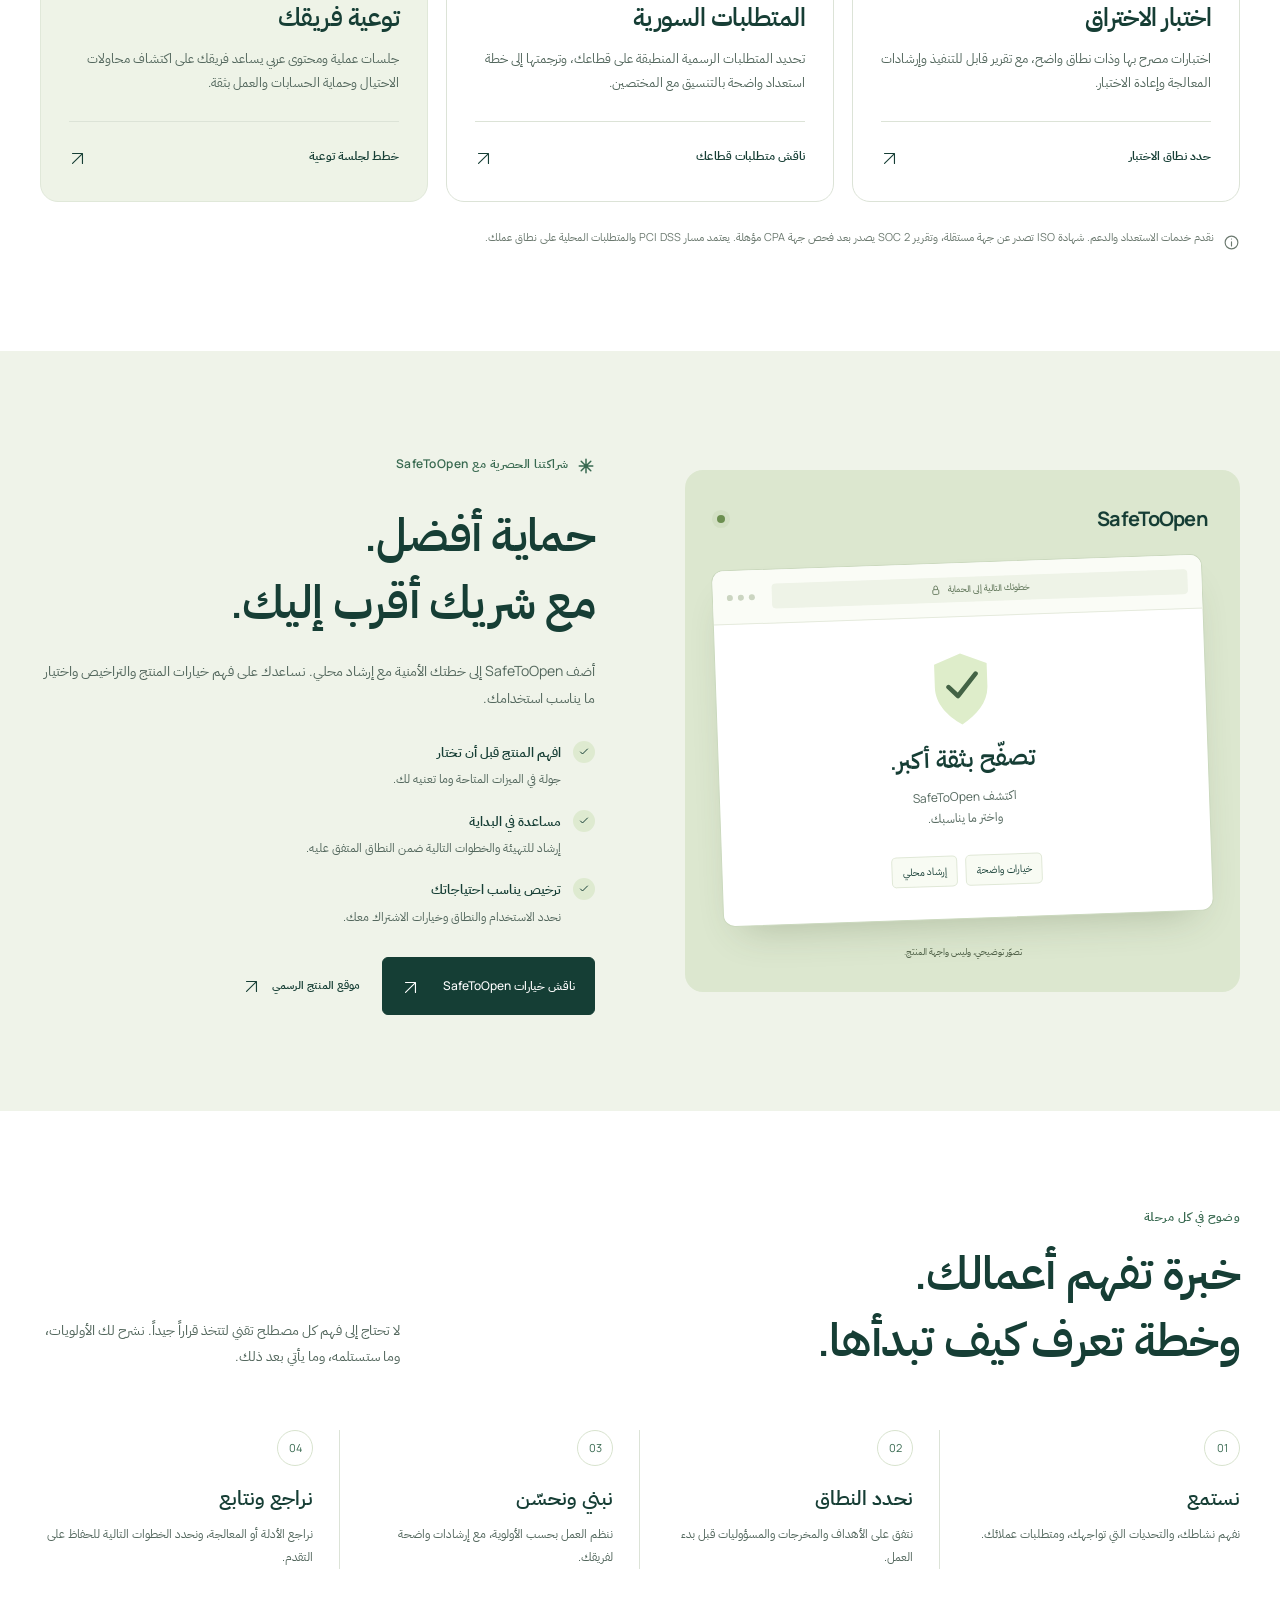
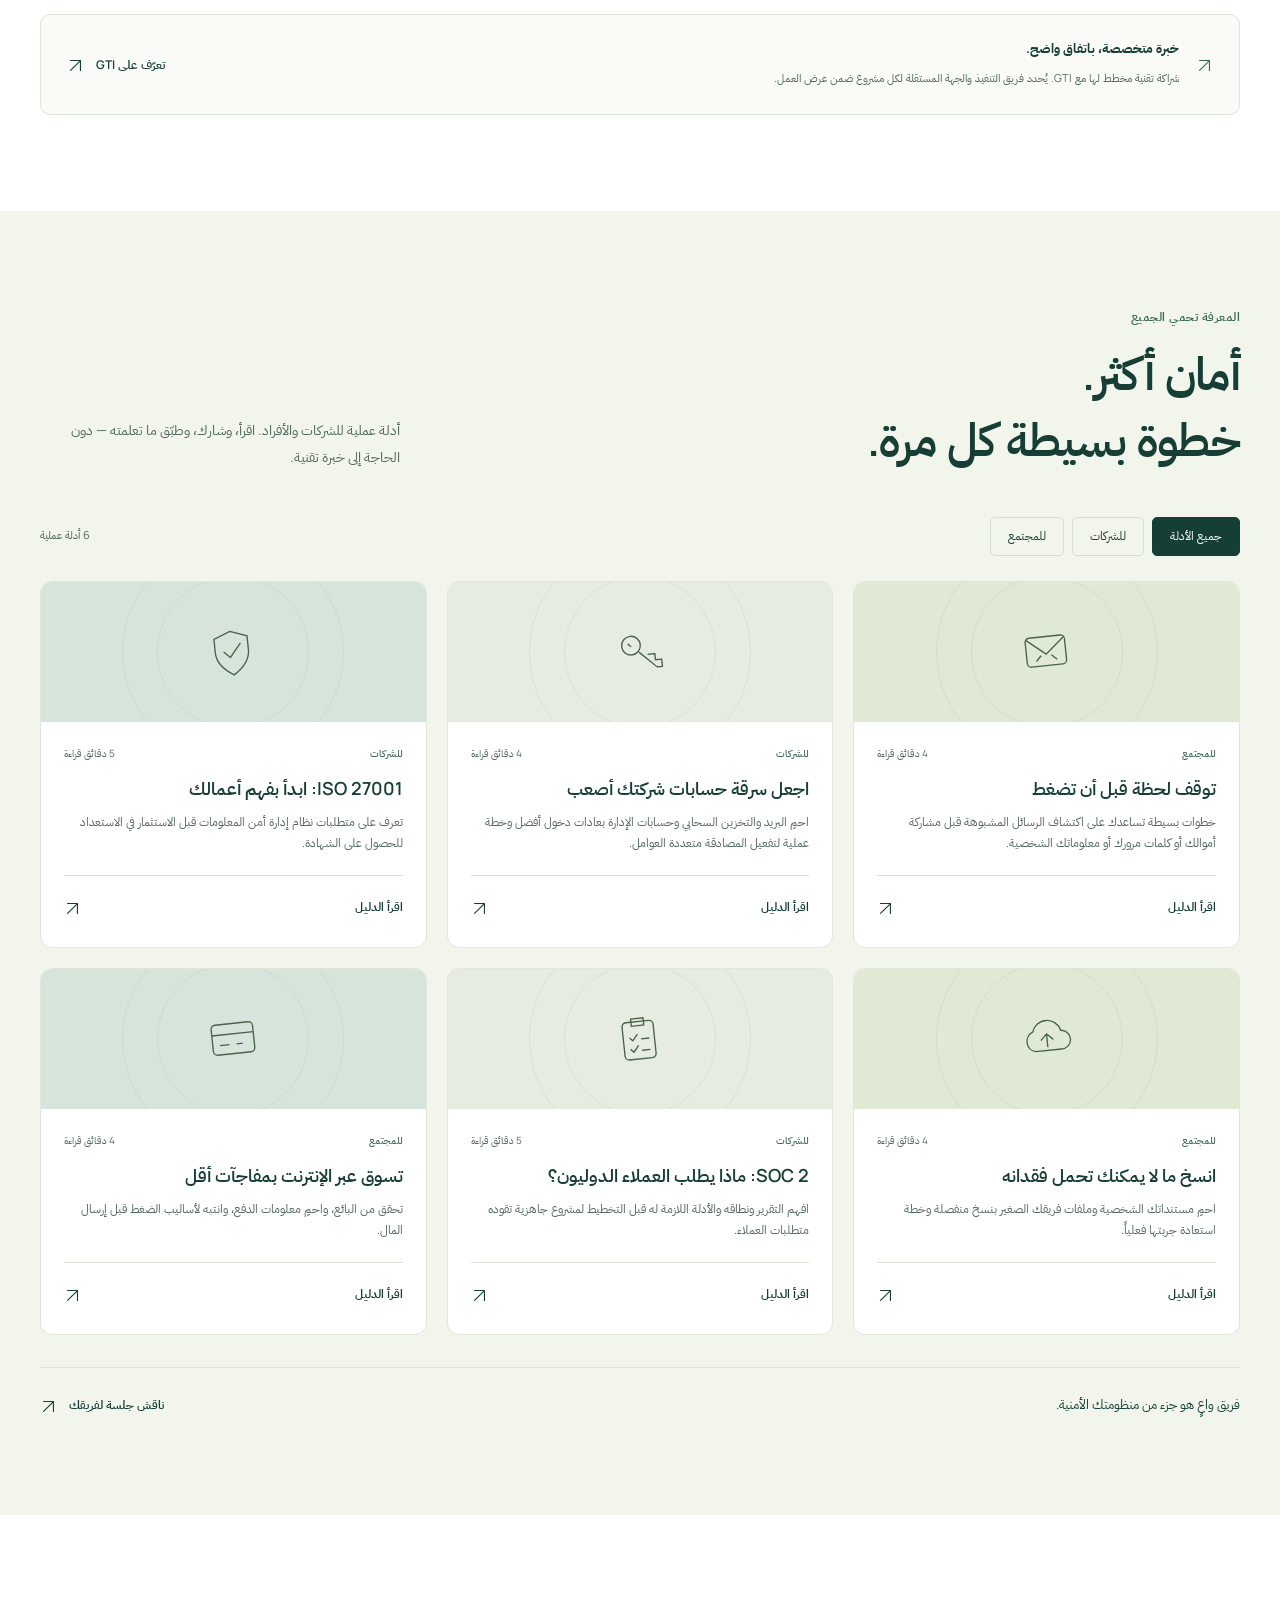
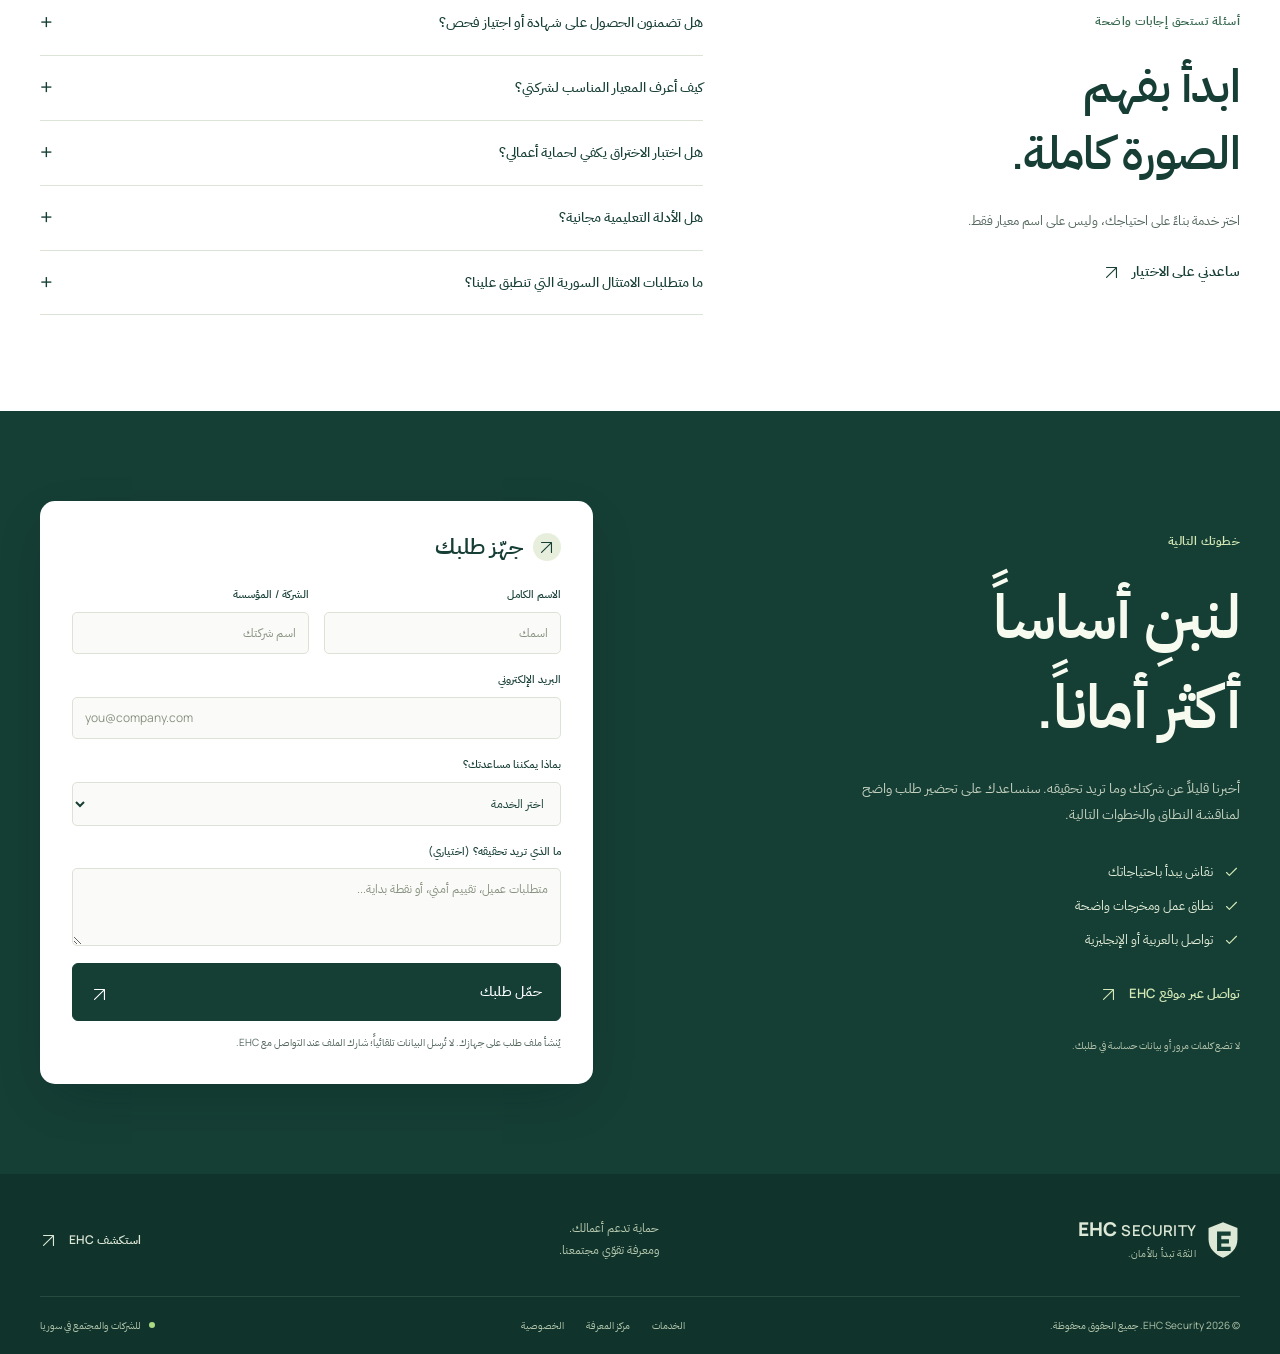
<file: downloads/preview.html>
<!DOCTYPE html>
<!-- Portable preview: CSS, fonts, favicon, guides, and JavaScript are embedded. -->
<html lang="ar" dir="rtl">
<head>
  <meta charset="UTF-8">
  <meta name="viewport" content="width=device-width, initial-scale=1">
  <meta name="theme-color" content="#153e35">
  <meta name="description" content="EHC Security: خدمات الأمن السيبراني والاستعداد لمعايير ISO 27001 وSOC 2 وPCI DSS، واختبار الاختراق وSafeToOpen للشركات في سوريا.">
  <meta property="og:type" content="website">
  <meta property="og:title" content="EHC Security — احمِ أعمالك. اكسب الثقة.">
  <meta property="og:description" content="أمن سيبراني واضح، واستعداد للامتثال، ومعرفة تحميك. للشركات والمجتمع في سوريا.">
  <meta property="og:locale" content="ar_SY">
  <title>EHC Security — احمِ أعمالك. اكسب الثقة.</title>
  <link rel="icon" href="[data-uri]" type="image/svg+xml">
  <!-- Embedded font license: assets/fonts/IBM-Plex-LICENSE.txt
Copyright 2019 IBM Corp. All rights reserved. IBMPlexSansArabic-ExtraLight.ttf: Copyright 2019 IBM Corp. All rights reserved. IBMPlexSansArabic-Light.ttf: Copyright 2019 IBM Corp. All rights reserved. IBMPlexSansArabic-Regular.ttf: Copyright 2019 IBM Corp. All rights reserved. IBMPlexSansArabic-Medium.ttf: Copyright 2019 IBM Corp. All rights reserved. IBMPlexSansArabic-SemiBold.ttf: Copyright 2019 IBM Corp. All rights reserved. IBMPlexSansArabic-Bold.ttf: Copyright 2019 IBM Corp. All rights reserved.

This Font Software is licensed under the SIL Open Font License, Version 1.1.
This license is copied below, and is also available with a FAQ at:
http://scripts.sil.org/OFL


—————————————————————————————-
SIL OPEN FONT LICENSE Version 1.1 - 26 February 2007
—————————————————————————————-

PREAMBLE
The goals of the Open Font License (OFL) are to stimulate worldwide
development of collaborative font projects, to support the font creation
efforts of academic and linguistic communities, and to provide a free and
open framework in which fonts may be shared and improved in partnership
with others.

The OFL allows the licensed fonts to be used, studied, modified and
redistributed freely as long as they are not sold by themselves. The
fonts, including any derivative works, can be bundled, embedded,
redistributed and/or sold with any software provided that any reserved
names are not used by derivative works. The fonts and derivatives,
however, cannot be released under any other type of license. The
requirement for fonts to remain under this license does not apply
to any document created using the fonts or their derivatives.

DEFINITIONS
"Font Software" refers to the set of files released by the Copyright
Holder(s) under this license and clearly marked as such. This may
include source files, build scripts and documentation.

"Reserved Font Name" refers to any names specified as such after the
copyright statement(s).

"Original Version" refers to the collection of Font Software components as
distributed by the Copyright Holder(s).

"Modified Version" refers to any derivative made by adding to, deleting,
or substituting — in part or in whole — any of the components of the
Original Version, by changing formats or by porting the Font Software to a
new environment.

"Author" refers to any designer, engineer, programmer, technical
writer or other person who contributed to the Font Software.

PERMISSION & CONDITIONS
Permission is hereby granted, free of charge, to any person obtaining
a copy of the Font Software, to use, study, copy, merge, embed, modify,
redistribute, and sell modified and unmodified copies of the Font
Software, subject to the following conditions:

1) Neither the Font Software nor any of its individual components,
in Original or Modified Versions, may be sold by itself.

2) Original or Modified Versions of the Font Software may be bundled,
redistributed and/or sold with any software, provided that each copy
contains the above copyright notice and this license. These can be
included either as stand-alone text files, human-readable headers or
in the appropriate machine-readable metadata fields within text or
binary files as long as those fields can be easily viewed by the user.

3) No Modified Version of the Font Software may use the Reserved Font
Name(s) unless explicit written permission is granted by the corresponding
Copyright Holder. This restriction only applies to the primary font name as
presented to the users.

4) The name(s) of the Copyright Holder(s) or the Author(s) of the Font
Software shall not be used to promote, endorse or advertise any
Modified Version, except to acknowledge the contribution(s) of the
Copyright Holder(s) and the Author(s) or with their explicit written
permission.

5) The Font Software, modified or unmodified, in part or in whole,
must be distributed entirely under this license, and must not be
distributed under any other license. The requirement for fonts to
remain under this license does not apply to any document created
using the Font Software.

TERMINATION
This license becomes null and void if any of the above conditions are
not met.

DISCLAIMER
THE FONT SOFTWARE IS PROVIDED "AS IS", WITHOUT WARRANTY OF ANY KIND,
EXPRESS OR IMPLIED, INCLUDING BUT NOT LIMITED TO ANY WARRANTIES OF
MERCHANTABILITY, FITNESS FOR A PARTICULAR PURPOSE AND NONINFRINGEMENT
OF COPYRIGHT, PATENT, TRADEMARK, OR OTHER RIGHT. IN NO EVENT SHALL THE
COPYRIGHT HOLDER BE LIABLE FOR ANY CLAIM, DAMAGES OR OTHER LIABILITY,
INCLUDING ANY GENERAL, SPECIAL, INDIRECT, INCIDENTAL, OR CONSEQUENTIAL
DAMAGES, WHETHER IN AN ACTION OF CONTRACT, TORT OR OTHERWISE, ARISING
FROM, OUT OF THE USE OR INABILITY TO USE THE FONT SOFTWARE OR FROM
OTHER DEALINGS IN THE FONT SOFTWARE.

-->
<!-- Embedded font license: assets/fonts/Manrope-LICENSE.txt
Copyright 2019 The Manrope Project Authors (https://github.com/sharanda/manrope)

This Font Software is licensed under the SIL Open Font License, Version 1.1.
This license is copied below, and is also available with a FAQ at:
http://scripts.sil.org/OFL


—————————————————————————————-
SIL OPEN FONT LICENSE Version 1.1 - 26 February 2007
—————————————————————————————-

PREAMBLE
The goals of the Open Font License (OFL) are to stimulate worldwide
development of collaborative font projects, to support the font creation
efforts of academic and linguistic communities, and to provide a free and
open framework in which fonts may be shared and improved in partnership
with others.

The OFL allows the licensed fonts to be used, studied, modified and
redistributed freely as long as they are not sold by themselves. The
fonts, including any derivative works, can be bundled, embedded,
redistributed and/or sold with any software provided that any reserved
names are not used by derivative works. The fonts and derivatives,
however, cannot be released under any other type of license. The
requirement for fonts to remain under this license does not apply
to any document created using the fonts or their derivatives.

DEFINITIONS
"Font Software" refers to the set of files released by the Copyright
Holder(s) under this license and clearly marked as such. This may
include source files, build scripts and documentation.

"Reserved Font Name" refers to any names specified as such after the
copyright statement(s).

"Original Version" refers to the collection of Font Software components as
distributed by the Copyright Holder(s).

"Modified Version" refers to any derivative made by adding to, deleting,
or substituting — in part or in whole — any of the components of the
Original Version, by changing formats or by porting the Font Software to a
new environment.

"Author" refers to any designer, engineer, programmer, technical
writer or other person who contributed to the Font Software.

PERMISSION & CONDITIONS
Permission is hereby granted, free of charge, to any person obtaining
a copy of the Font Software, to use, study, copy, merge, embed, modify,
redistribute, and sell modified and unmodified copies of the Font
Software, subject to the following conditions:

1) Neither the Font Software nor any of its individual components,
in Original or Modified Versions, may be sold by itself.

2) Original or Modified Versions of the Font Software may be bundled,
redistributed and/or sold with any software, provided that each copy
contains the above copyright notice and this license. These can be
included either as stand-alone text files, human-readable headers or
in the appropriate machine-readable metadata fields within text or
binary files as long as those fields can be easily viewed by the user.

3) No Modified Version of the Font Software may use the Reserved Font
Name(s) unless explicit written permission is granted by the corresponding
Copyright Holder. This restriction only applies to the primary font name as
presented to the users.

4) The name(s) of the Copyright Holder(s) or the Author(s) of the Font
Software shall not be used to promote, endorse or advertise any
Modified Version, except to acknowledge the contribution(s) of the
Copyright Holder(s) and the Author(s) or with their explicit written
permission.

5) The Font Software, modified or unmodified, in part or in whole,
must be distributed entirely under this license, and must not be
distributed under any other license. The requirement for fonts to
remain under this license does not apply to any document created
using the Font Software.

TERMINATION
This license becomes null and void if any of the above conditions are
not met.

DISCLAIMER
THE FONT SOFTWARE IS PROVIDED "AS IS", WITHOUT WARRANTY OF ANY KIND,
EXPRESS OR IMPLIED, INCLUDING BUT NOT LIMITED TO ANY WARRANTIES OF
MERCHANTABILITY, FITNESS FOR A PARTICULAR PURPOSE AND NONINFRINGEMENT
OF COPYRIGHT, PATENT, TRADEMARK, OR OTHER RIGHT. IN NO EVENT SHALL THE
COPYRIGHT HOLDER BE LIABLE FOR ANY CLAIM, DAMAGES OR OTHER LIABILITY,
INCLUDING ANY GENERAL, SPECIAL, INDIRECT, INCIDENTAL, OR CONSEQUENTIAL
DAMAGES, WHETHER IN AN ACTION OF CONTRACT, TORT OR OTHERWISE, ARISING
FROM, OUT OF THE USE OR INABILITY TO USE THE FONT SOFTWARE OR FROM
OTHER DEALINGS IN THE FONT SOFTWARE.

-->
<style>
@font-face{font-family:Plex Arabic;src:url('[data-uri]') format('woff2');font-weight:400;font-display:swap}
@font-face{font-family:Plex Arabic;src:url('[data-uri]') format('woff2');font-weight:500;font-display:swap}
@font-face{font-family:Plex Arabic;src:url('[data-uri]') format('woff2');font-weight:600;font-display:swap}
@font-face{font-family:Plex Arabic;src:url('[data-uri]') format('woff2');font-weight:700;font-display:swap}
@font-face{font-family:Manrope;src:url('[data-uri]') format('woff2');font-weight:200 800;font-display:swap}
:root{--ink:#163e35;--forest:#153e35;--green:#386950;--muted:#53675d;--lime:#d4e9b5;--paper:#f8f9f3;--line:#dce3d7;--font:Manrope,'Plex Arabic',sans-serif;--radius:18px}
*{box-sizing:border-box}
html{scroll-behavior:smooth;scroll-padding-top:104px}
body{margin:0;background:var(--paper);color:var(--ink);font-family:var(--font);font-size:16px;line-height:1.7;-webkit-font-smoothing:antialiased}
html[lang=ar]{--font:'Plex Arabic',Manrope,sans-serif}
a{color:inherit;text-decoration:none}
button,input,select,textarea{font:inherit}
button,a,input,select,textarea{-webkit-tap-highlight-color:transparent}
button{cursor:pointer}
button{color:inherit}
button:disabled{opacity:.5;cursor:not-allowed}
button:focus-visible,a:focus-visible,input:focus-visible,select:focus-visible,textarea:focus-visible,summary:focus-visible{outline:3px solid #7c9952;outline-offset:5px}
::selection{background:var(--lime);color:var(--forest)}
.container{width:min(1200px,calc(100% - 80px));margin-inline:auto}
.section{padding:96px 0;scroll-margin-top:20px}
h1,h2,h3,p{margin:0}
h1,h2,h3{line-height:1.22;font-weight:600}
h2{font-size:clamp(32px,3.6vw,48px);letter-spacing:-1.5px}
html[lang=ar] h2{line-height:1.45;letter-spacing:-.7px}
p{color:var(--muted)}
svg{display:block}
.ui-glyph{display:inline-block;width:17px;height:17px;vertical-align:middle;fill:none;stroke:currentColor;stroke-width:1.6;stroke-linecap:round;stroke-linejoin:round;flex-shrink:0}
.tiny-cross .ui-glyph{width:18px;height:18px;stroke-width:2}
.small-check .ui-glyph,.feature-list li>span .ui-glyph{width:12px;height:12px;stroke-width:2}
.service-symbol svg{width:27px;height:27px;fill:none;stroke:currentColor;stroke-width:1.5;stroke-linejoin:round;stroke-linecap:round}
.full-guide-link{display:inline-block;font-size:12px;text-decoration:underline;text-underline-offset:4px;margin-top:14px;margin-inline-end:20px}
.resource-card h3 a:hover{text-decoration:underline;text-underline-offset:4px}
.skip-link{position:fixed;top:-100px;inset-inline-start:20px;background:white;padding:12px 20px;z-index:100}
.skip-link:focus{top:12px}
.announcement{background:var(--forest);color:#e1eddb;font-size:12px;min-height:38px;display:flex;align-items:center}
.announcement .container{display:flex;align-items:center;gap:10px}
.announcement a{margin-inline-start:auto;color:var(--lime)}
.announcement-dot{width:6px;height:6px;flex-shrink:0;border-radius:50%;background:#abd984;display:inline-block}
.header{position:sticky;top:0;background:rgba(248,249,243,.96);backdrop-filter:blur(16px);z-index:20;border-bottom:1px solid var(--line)}
.nav-wrap{height:92px;display:flex;align-items:center;justify-content:space-between;gap:28px}
.brand{display:flex;align-items:center;gap:10px;flex-shrink:0}
.brand-mark{width:34px;height:40px}
.brand strong{display:block;line-height:1.3;font-family:Manrope,sans-serif;font-weight:800;font-size:19px;letter-spacing:.2px}
.brand strong span{font-size:15px;font-weight:600}
.brand small{display:block;font-size:10px;color:var(--muted);margin-top:3px;letter-spacing:.3px}
.main-nav{display:flex;align-items:center;gap:27px;font-size:14px;font-weight:500}
.main-nav a{position:relative;padding:9px 0}
.main-nav a::after{content:'';height:1px;position:absolute;inset-inline:0;bottom:3px;background:var(--green);transform:scaleX(0);transition:transform .2s}
.main-nav a:hover::after{transform:scaleX(1)}
.nav-actions{display:flex;align-items:center;gap:24px}
.language-button{display:flex;align-items:center;gap:6px;font-family:Manrope,'Plex Arabic',sans-serif;font-size:13px;font-weight:600;border:0;background:none;padding:8px 0;min-width:48px}
.language-button svg{width:17px;height:17px;fill:none;stroke:currentColor;stroke-width:1.3}
.button{display:inline-flex;justify-content:center;align-items:center;gap:24px;border:1px solid var(--forest);border-radius:6px;padding:16px 25px;background:var(--forest);color:#fff;font-size:14px;line-height:1.4;font-weight:500;transition:background .2s,transform .2s}
.button:hover{background:#255846;transform:translateY(-2px)}
.button-small{padding:13px 19px;font-size:12px}
.button>span:last-child:not(:first-child){font-size:20px}
.text-link{display:inline-flex;align-items:center;gap:12px;background:none;border:0;padding:0;font-size:14px;font-weight:600;line-height:1.5}
.text-link:hover{text-decoration:underline;text-underline-offset:5px}
.text-link>span:last-child{font-size:19px}
html[dir=ltr] .link-arrow{transform:rotate(180deg)}
.menu-button{display:none;width:40px;height:40px;background:none;border:1px solid var(--line);border-radius:6px;padding:10px}
.menu-button span{display:block;height:1.5px;background:var(--ink);margin:5px 0}
.hero{padding-top:66px;padding-bottom:0;background:radial-gradient(ellipse at 15% 30%,#edf1e4,transparent 65%)}
.hero-grid{display:grid;grid-template-columns:1.05fr 1fr;gap:72px;align-items:center}
.eyebrow{display:flex;align-items:center;gap:9px;color:var(--green);font-size:12px;font-weight:600;letter-spacing:.5px;margin-bottom:22px}
.tiny-cross{font-size:20px;color:var(--green)}
h1{font-size:clamp(48px,5.3vw,76px);letter-spacing:-3.5px;line-height:1.15;margin-bottom:26px}
html[lang=ar] h1{font-size:clamp(52px,6vw,82px);line-height:1.32;letter-spacing:-1.8px}
.serif-accent{color:#47714a}
html[lang=en] .serif-accent{font-family:Georgia,serif;font-style:italic;font-weight:400}
.hero-description{font-size:16px;max-width:490px;line-height:1.85}
.hero-actions{display:flex;align-items:center;gap:28px;margin-top:32px}
.hero-footnote{font-size:11px;color:var(--muted);display:flex;align-items:center;gap:9px;margin-top:26px}
.small-check{display:flex;align-items:center;justify-content:center;width:18px;height:18px;border-radius:50%;background:#e2ebd8;color:var(--forest)}
.hero-visual{height:480px;position:relative;background:radial-gradient(ellipse at 50% 35%,#2d5847,var(--forest) 70%);border-radius:20px;overflow:hidden;isolation:isolate;color:#edf3e5;box-shadow:0 20px 50px -30px #153e354d}
.visual-topline,.visual-bottomline{position:absolute;inset-inline:28px;display:flex;justify-content:space-between;align-items:center;z-index:3;font-size:11px}
.visual-topline{top:26px}.visual-bottomline{bottom:25px;color:#c6d5c4}
.visual-wordmark{font-family:Manrope,sans-serif;letter-spacing:2px;font-size:10px}
.visual-label{border:1px solid #6d8c704f;border-radius:20px;padding:4px 10px;font-size:10px}
.visual-grid{position:absolute;inset:0;background-image:linear-gradient(#d4e9b508 1px,transparent 1px),linear-gradient(90deg,#d4e9b508 1px,transparent 1px);background-size:42px 42px;mask-image:radial-gradient(ellipse,black,transparent 75%);z-index:-1}
.orbit{position:absolute;top:50%;left:50%;border:1px solid #adc89125;border-radius:50%;transform:translate(-50%,-50%);z-index:-1}
.orbit-one{width:295px;height:295px}.orbit-two{width:410px;height:410px}.orbit-three{width:535px;height:535px}
.hero-shield{width:210px;height:250px;position:absolute;left:50%;top:49%;transform:translate(-50%,-50%) rotate(-7deg);filter:drop-shadow(10px 20px 22px #09281e77)}
.orbit-point{position:absolute;z-index:1;border-radius:50%;width:9px;height:9px;background:var(--lime);box-shadow:0 0 0 6px #d4e9b514}
.point-one{top:100px;left:90px}.point-two{bottom:91px;right:105px;width:6px;height:6px}.point-three{top:166px;right:35px;width:5px;height:5px;background:#88ab82}
.floating-card{position:absolute;background:#fcfff2;color:var(--ink);display:flex;align-items:center;gap:12px;border-radius:9px;padding:13px 17px;box-shadow:0 8px 30px #09281e33;z-index:2}
.floating-card strong{font-size:13px;display:block;font-family:Manrope,sans-serif;font-weight:700}
.floating-card small{font-size:10px;display:block;color:var(--muted);margin-top:2px}
.compliance-card{inset-inline-start:24px;top:125px;transform:rotate(3deg)}
.protection-card{inset-inline-end:22px;bottom:100px;transform:rotate(-3deg)}
.card-icon{width:32px;height:32px;display:flex;align-items:center;justify-content:center;border-radius:50%;background:#e7efd9;font-family:Manrope,sans-serif;font-size:20px}
.card-dot{width:5px;height:5px;background:#648b4b;border-radius:50%;margin-inline-start:12px}
.mini-bars{display:flex;align-items:end;gap:3px;height:16px}.mini-bars i{display:block;width:3px;background:#bcd79f}.mini-bars i:nth-child(1){height:5px}.mini-bars i:nth-child(2){height:8px}.mini-bars i:nth-child(3){height:12px}.mini-bars i:nth-child(4){height:16px}
.standards-strip{margin-top:66px;padding-block:30px;display:flex;align-items:center;justify-content:space-between;border-top:1px solid var(--line);gap:30px}
.standards-strip>span{font-size:12px;color:var(--muted)}
.standards-strip>div{display:flex;align-items:center;justify-content:space-between;gap:38px}.standards-strip strong{font-size:16px;font-weight:600;letter-spacing:.5px}.standards-strip div>span{width:4px;height:4px;background:#b3bfac;border-radius:50%}
.services-section{background:#fff;padding-top:90px}
.section-heading{display:flex;justify-content:space-between;align-items:end;gap:60px;margin-bottom:42px}
.section-heading>div{flex:1}.section-heading>p{width:360px;max-width:42%;font-size:14px;line-height:1.9;padding-bottom:4px}
.section-heading .eyebrow{margin-bottom:14px}
.service-grid{display:grid;grid-template-columns:repeat(3,1fr);gap:18px}
.service-card{padding:28px;border:1px solid var(--line);border-radius:var(--radius);display:flex;flex-direction:column;transition:border-color .2s,transform .2s;background:white}
.service-card:hover{border-color:#8fa886;transform:translateY(-4px)}
.service-top{display:flex;justify-content:space-between;align-items:center;margin-bottom:24px}
.service-symbol{width:45px;height:45px;border-radius:10px;background:#edf2e7;display:grid;place-items:center;font-size:26px;line-height:1;font-family:Manrope,sans-serif}
.service-number{font-family:Manrope,sans-serif;font-size:11px;color:#5f725e}
.card-kicker{font-size:11px;color:var(--muted);margin-bottom:9px}
.service-card h3{font-size:25px;letter-spacing:-.5px;margin-bottom:14px;text-align:inherit}
.service-card p{font-size:13px;line-height:1.85;margin-bottom:26px;flex:1}
.service-card>a{display:flex;align-items:center;justify-content:space-between;font-size:12px;font-weight:600;border-top:1px solid var(--line);padding-top:17px}
.service-card>a>span:last-child{font-size:20px}
.service-card-accent{background:#eef3e7;border-color:#e0e8d9}.service-card-accent .service-symbol{background:#dce9c9}
.scope-note{font-size:11px;display:flex;align-items:start;gap:9px;margin-top:26px;color:#6b796f;max-width:960px;line-height:1.8}
.scope-note>span:first-child{font-size:15px}
.product-section{background:#eff3e9}
.product-grid{display:grid;grid-template-columns:1fr 1fr;gap:90px;align-items:center}
.product-art{background:#dce7cf;border-radius:18px;padding:32px;position:relative}
.product-art-header{display:flex;justify-content:space-between;align-items:center;margin-bottom:26px;font-family:Manrope,sans-serif;font-size:20px;font-weight:700;letter-spacing:-.7px}
.product-art-dot{width:8px;height:8px;border-radius:50%;background:#6c8f50;box-shadow:0 0 0 5px #6c8f5015}
.browser-frame{background:#fff;border-radius:12px;overflow:hidden;border:1px solid #cbd9be;box-shadow:0 20px 40px -20px #40502c4d;transform:rotate(-2deg)}
.browser-chrome{display:flex;align-items:center;gap:5px;padding:14px;border-bottom:1px solid #e5eadd;direction:ltr;background:#fafcf6}
.browser-chrome>span{width:6px;height:6px;border-radius:50%;background:#cbd5c1}
.browser-chrome>div{margin-left:12px;display:flex;align-items:center;justify-content:center;gap:6px;background:#eef3e7;border-radius:4px;font-size:9px;color:#52694b;padding:5px 8px;flex:1}
.browser-chrome svg{width:12px;height:12px;fill:none;stroke:currentColor;stroke-width:1.3}
.browser-body{text-align:center;padding:32px 18px}
.product-shield{width:70px;height:80px;margin:0 auto 16px}.product-shield svg{width:100%;height:100%}.product-shield svg path:first-child{fill:#deedca}.product-shield svg path:last-child{fill:none;stroke:#436345;stroke-width:4;stroke-linecap:round;stroke-linejoin:round}
.browser-body h3{font-size:24px;margin-bottom:12px}.browser-body p{font-size:12px;line-height:1.8}
.browser-pills{display:flex;justify-content:center;gap:8px;margin-top:25px}.browser-pills span{border:1px solid #e0e8d7;background:#f8fbf3;padding:6px 10px;border-radius:5px;font-size:10px}
.illustration-note{text-align:center;font-size:9px;color:#52634a;margin-top:26px}
.product-copy h2{margin-bottom:22px}.product-copy>p:not(.eyebrow){font-size:14px;line-height:1.9}
.feature-list{list-style:none;padding:0;margin:27px 0 30px;display:grid;gap:18px}.feature-list li{display:flex;align-items:start;gap:12px}.feature-list li>span{width:22px;height:22px;display:grid;place-items:center;background:#deead0;border-radius:50%;font-size:11px;flex-shrink:0;margin-top:2px}.feature-list strong{font-size:13px;font-weight:600}.feature-list p{font-size:12px;margin-top:3px}
.product-actions{display:flex;align-items:center;gap:22px;flex-wrap:wrap}.product-actions .button{padding:14px 19px;font-size:12px}.product-actions .text-link{font-size:11px}
.approach-section{background:#fff}
.process-grid{display:grid;grid-template-columns:repeat(4,1fr);margin-top:55px}
.process-grid article{padding-inline:26px;border-inline-start:1px solid var(--line)}.process-grid article:first-child{padding-inline-start:0;border:0}.process-grid article:last-child{padding-inline-end:0}
.process-number{display:grid;place-items:center;width:36px;height:36px;border:1px solid #d8e3ce;border-radius:50%;font-family:Manrope,sans-serif;font-size:11px;margin-bottom:20px;color:var(--green)}
.process-grid h3{font-size:20px;margin-bottom:13px}.process-grid p{font-size:12px;line-height:1.9}
.partner-note{display:flex;align-items:center;justify-content:space-between;border:1px solid var(--line);border-radius:10px;padding:23px 26px;margin-top:45px;gap:30px;background:#fafbf7}.partner-note>div{display:flex;align-items:center;gap:17px}.partner-note-icon{font-size:24px;color:var(--green)}.partner-note strong{display:block;color:var(--ink);font-size:13px;margin-bottom:4px}.partner-note p>span{font-size:11px}.partner-note>a{flex-shrink:0;font-size:12px}
.learn-section{background:#f2f5ec}
.resource-toolbar{display:flex;justify-content:space-between;align-items:center;margin-bottom:25px;gap:12px}
.resource-filters{display:flex;gap:8px}.filter-button{background:none;border:1px solid #d4decd;border-radius:5px;font-size:12px;padding:8px 17px;transition:background .2s}.filter-button.active{background:var(--forest);color:#fff;border-color:var(--forest)}.resource-count{font-size:11px;color:var(--muted)}
.resource-grid{display:grid;grid-template-columns:repeat(3,1fr);gap:20px}.resource-card{background:#fff;border:1px solid #e0e6d9;border-radius:12px;overflow:hidden;display:flex;flex-direction:column;transition:transform .2s}.resource-card:hover{transform:translateY(-4px)}
.resource-cover{height:140px;display:grid;place-items:center;position:relative;overflow:hidden;background:#dfe9d4}.resource-card:nth-child(3n+2) .resource-cover{background:#e6ece0}.resource-card:nth-child(3n) .resource-cover{background:#d7e4dc}
.resource-cover::before,.resource-cover::after{content:'';position:absolute;width:220px;height:220px;border:1px solid #6582571a;border-radius:50%;left:50%;top:50%;transform:translate(-50%,-50%)}.resource-cover::after{width:150px;height:150px}
.resource-cover svg{width:52px;height:52px;stroke:#476349;stroke-width:1.3;fill:none;position:relative;z-index:1;transform:rotate(-6deg)}
.resource-card-body{padding:23px;display:flex;flex-direction:column;flex:1}.resource-meta{display:flex;justify-content:space-between;gap:12px;font-size:10px;color:var(--muted);margin-bottom:13px}.resource-meta>span:first-child{color:var(--green);font-weight:500}
.resource-card h3{font-size:18px;line-height:1.5;margin-bottom:10px}.resource-card p{font-size:12px;line-height:1.8;flex:1;margin-bottom:20px}
.resource-card button{background:none;border:0;border-top:1px solid var(--line);display:flex;justify-content:space-between;align-items:center;font-size:12px;font-weight:600;padding:14px 0 0;text-align:start}.resource-card button span:last-child{font-size:20px}
.learn-bottom{margin-top:32px;display:flex;justify-content:space-between;gap:20px;align-items:center;font-size:13px;border-top:1px solid var(--line);padding-top:23px}.learn-bottom a{font-size:12px}
.faq-section{background:#fff}
.faq-grid{display:grid;grid-template-columns:.8fr 1.2fr;gap:95px}.faq-intro{font-size:13px;margin:23px 0 25px;max-width:300px}
.faq-list details{border-bottom:1px solid var(--line);padding:20px 0}.faq-list details:first-child{padding-top:0}.faq-list summary{position:relative;list-style:none;cursor:pointer;font-weight:500;font-size:14px;padding-inline-end:30px}.faq-list summary::-webkit-details-marker{display:none}.faq-list summary::after{content:'+';position:absolute;inset-inline-end:0;top:0;font-size:22px;font-weight:400;line-height:1.1}.faq-list details[open] summary::after{content:'−'}.faq-list details p{font-size:12px;line-height:1.9;margin-top:14px;padding-inline-end:25px}
.contact-section{background:var(--forest);color:#f7faef;padding:90px 0}
.contact-grid{display:grid;grid-template-columns:1fr 1fr;gap:95px;align-items:center}.contact-copy .eyebrow{color:var(--lime)}.contact-copy h2{font-size:clamp(40px,4.8vw,62px);margin-bottom:24px}.contact-copy>p:not(.eyebrow){color:#c3d0be;font-size:14px;line-height:1.9;max-width:400px}
.contact-points{margin-top:32px;margin-bottom:28px;display:grid;gap:12px}.contact-points p{display:flex;gap:10px;align-items:center;color:#e1ebd6;font-size:13px}.contact-points p>span:first-child{color:var(--lime)}.contact-direct{color:var(--lime);font-size:13px}.contact-copy .contact-privacy{font-size:10px!important;color:#b6c6ae!important;margin-top:28px}
.enquiry-form{padding:32px;background:#fff;color:var(--ink);border-radius:15px;box-shadow:0 18px 50px -15px #061c1640}.form-header{display:flex;align-items:center;gap:10px;margin-bottom:25px}.form-header h3{font-size:22px}.form-step{width:28px;height:28px;display:grid;place-items:center;border-radius:50%;background:#e7efdc}
.form-row{display:grid;grid-template-columns:1fr 1fr;gap:15px}.field{margin-bottom:17px;min-width:0}.field label{display:block;font-size:11px;font-weight:500;margin-bottom:7px}.field input,.field select,.field textarea{display:block;width:100%;min-width:0;border:1px solid #dce3d6;background:#fafbf8;color:var(--ink);border-radius:5px;padding:11px 12px;font-size:12px;line-height:1.5;transition:border-color .2s}.field input:focus,.field select:focus,.field textarea:focus{border-color:#769561}.field textarea{resize:vertical}.field input::placeholder,.field textarea::placeholder{color:#889180}.field select{min-height:43px}
.form-submit{width:100%;justify-content:space-between;padding:14px 18px}.form-note{font-size:10px;line-height:1.8;margin-top:13px}.form-result{padding:12px;background:#eef5e4;font-size:12px;border-radius:6px;margin-top:15px;color:var(--ink)}.form-result a{display:block;text-decoration:underline;margin-top:6px;font-weight:600}
.footer{background:#10342c;color:#dee8d7;padding:43px 0 20px}.footer-top{display:flex;align-items:center;justify-content:space-between;gap:30px;padding-bottom:34px}.footer .brand small{color:#b4c5ab}.footer-top>p{font-size:12px;color:#b8c9b0;line-height:1.8}.footer-top>a.text-link{font-size:12px}.footer-bottom{display:flex;justify-content:space-between;align-items:center;gap:24px;padding-top:20px;border-top:1px solid #cde0bd20;font-size:10px;color:#b4c6ad}.footer-bottom>div{display:flex;gap:22px}.footer-bottom button{background:none;padding:0;color:inherit;font-size:inherit;border:0}.footer-location{display:flex;align-items:center;gap:8px}
dialog{border:1px solid var(--line);border-radius:16px;background:var(--paper);color:var(--ink);padding:42px;max-height:calc(100dvh - 40px);max-width:calc(100vw - 32px);overflow:auto;box-shadow:0 30px 100px #09281e44;font-family:var(--font)}
dialog::backdrop{background:#09281eb3;backdrop-filter:blur(4px)}
.content-dialog{width:720px}.finder-dialog{width:590px}.dialog-close{position:absolute;inset-inline-end:15px;top:12px;width:35px;height:35px;border-radius:50%;border:1px solid var(--line);background:transparent;color:var(--ink);font-size:25px;line-height:1;display:grid;place-items:center}.dialog-close:hover{background:#e2ebd8}
dialog h2{font-size:31px;line-height:1.5;margin-bottom:17px;letter-spacing:-.7px}dialog h3{font-size:18px;margin:26px 0 10px}dialog p,dialog li{font-size:14px;line-height:1.9}dialog p+p{margin-top:15px}dialog ul{padding-inline-start:23px;color:var(--muted)}dialog li{padding-inline-start:5px;margin-bottom:8px}.article-meta{display:flex;gap:20px;font-size:11px;color:var(--green);margin-bottom:17px}.article-source-links{display:flex;flex-wrap:wrap;gap:8px 20px;font-size:12px}.article-source-links a{text-decoration:underline;text-underline-offset:4px}.article-footer{border-top:1px solid var(--line);margin-top:30px;padding-top:20px}.article-footer .button{margin-top:20px}.article-footer>p{font-size:11px}
.finder-dialog>.eyebrow{margin-bottom:12px}.finder-intro{font-size:12px;margin-bottom:20px}.finder-progress{display:flex;gap:6px;margin-bottom:24px}.finder-progress span{height:4px;background:#dbe4d2;flex:1;border-radius:3px}.finder-progress span.done{background:#557946}.finder-question{font-size:18px;font-weight:500;margin-bottom:16px}.finder-options{display:grid;gap:10px}.finder-option{display:flex;align-items:center;gap:12px;padding:13px 16px;background:#fff;border:1px solid var(--line);border-radius:8px;font-size:13px;cursor:pointer}.finder-option:has(input:checked){border-color:#628050;background:#eef4e7}.finder-option input{accent-color:var(--forest);width:16px;height:16px;flex-shrink:0}.finder-controls{display:flex;justify-content:space-between;align-items:center;margin-top:23px;gap:12px}.finder-back{background:none;border:0;font-size:12px;padding:10px}.finder-result-label{font-size:11px;color:var(--green);margin-bottom:8px}.finder-result h3{margin-top:0;font-size:25px}.finder-result p{font-size:13px}.finder-result .button{margin-top:25px}.finder-result .finder-back{display:block;margin:10px auto 0}
.noscript-banner{padding:20px;text-align:center;background:#eaf0df;font-size:13px}.noscript-banner a{text-decoration:underline}
@media(min-width:1400px){.hero-visual{height:510px}.hero-grid{gap:90px}}
@media(max-width:1100px){.container{width:calc(100% - 56px)}.main-nav{gap:18px;font-size:12px}.nav-wrap{gap:18px}.nav-actions{gap:16px}.brand strong{font-size:17px}.brand strong span{font-size:13px}.hero-grid{gap:40px}.hero-visual{height:430px}.hero-actions{gap:20px}.hero-actions .button{padding:15px 19px;font-size:12px}.hero-actions .text-link{font-size:12px}.standards-strip>div{gap:26px}.product-grid{gap:50px}.contact-grid{gap:60px}.faq-grid{gap:60px}}
@media(max-width:900px){.main-nav{position:absolute;top:100%;inset-inline:0;background:var(--paper);border-bottom:1px solid var(--line);padding:20px 28px;display:none;box-shadow:0 12px 20px #153e3510}.main-nav.open{display:flex;flex-direction:column;align-items:stretch;gap:8px}.main-nav a{padding:10px 0}.menu-button{display:block}.nav-wrap{height:78px}.hero-grid{gap:30px}.hero-visual{height:380px}.hero-shield{width:175px;height:210px}.compliance-card{inset-inline-start:15px;top:108px;padding:10px}.protection-card{inset-inline-end:14px;bottom:78px;padding:10px}.visual-topline,.visual-bottomline{inset-inline:20px}.hero-actions{flex-wrap:wrap;gap:18px}.hero-description{font-size:14px}.hero-footnote{font-size:10px}.standards-strip{margin-top:44px;flex-direction:column;gap:18px;align-items:center}.standards-strip>div{gap:30px}.service-card{padding:23px}.service-card h3{font-size:21px}.service-card p{font-size:12px}.product-grid{gap:32px}.product-art{padding:24px}.product-copy h2{font-size:34px}.product-actions{gap:16px}.process-grid article{padding-inline:18px}.faq-grid{gap:40px}.contact-grid{gap:35px}.enquiry-form{padding:25px}.footer-location{display:none}}
@media(max-width:700px){.container{width:calc(100% - 40px)}.section{padding:64px 0}.announcement{min-height:34px;font-size:10px}.announcement a{display:none}.announcement .container{justify-content:center;gap:8px}.nav-wrap{height:72px;gap:12px}.nav-contact{display:none}.nav-actions{gap:15px}.brand strong{font-size:17px}.brand strong span{font-size:13px}.brand-mark{width:29px;height:34px}.brand small{font-size:9px}.hero{padding-top:44px;padding-bottom:0}.hero-grid{grid-template-columns:1fr;gap:38px}.hero-copy{max-width:520px}.hero .eyebrow{font-size:11px;margin-bottom:15px}h1{font-size:55px;letter-spacing:-2.5px;margin-bottom:21px}html[lang=ar] h1{font-size:64px;letter-spacing:-1px}.hero-description{font-size:14px;max-width:460px}.hero-actions{margin-top:25px;gap:25px}.hero-actions .button{font-size:13px;padding:15px 20px}.hero-footnote{margin-top:20px;font-size:10px}.hero-visual{height:365px}.hero-shield{width:188px;height:225px}.compliance-card{inset-inline-start:23px;top:97px;padding:12px 14px}.protection-card{inset-inline-end:20px;bottom:76px;padding:12px 14px}.visual-topline,.visual-bottomline{inset-inline:23px}.standards-strip{margin-top:34px;padding-block:24px;gap:16px}.standards-strip>span{font-size:11px}.standards-strip>div{gap:13px;width:100%;flex-wrap:wrap;justify-content:center}.standards-strip strong{font-size:11px;letter-spacing:0}.standards-strip div>span{width:3px;height:3px}h2{font-size:34px;letter-spacing:-1px}.section-heading{display:block;margin-bottom:30px}.section-heading>p{max-width:100%;width:100%;font-size:13px;margin-top:19px}.section-heading .eyebrow{font-size:11px;margin-bottom:12px}.service-grid{grid-template-columns:repeat(2,1fr);gap:12px}.service-card{padding:20px}.service-top{margin-bottom:20px}.service-symbol{width:38px;height:38px;font-size:24px}.service-card h3{font-size:21px}.service-card p{font-size:12px;margin-bottom:20px}.service-card>a{font-size:11px;gap:8px}.card-kicker{font-size:10px}.scope-note{font-size:10px;margin-top:22px}.product-grid{grid-template-columns:1fr;gap:35px}.product-art{order:2;padding:28px;max-width:470px;width:100%;margin:auto}.product-copy{order:1}.product-copy h2{font-size:36px}.product-copy>p:not(.eyebrow){font-size:13px}.product-actions .button{font-size:12px}.process-grid{grid-template-columns:repeat(2,1fr);gap:30px 0;margin-top:35px}.process-grid article{padding-inline:20px}.process-grid article:nth-child(3){padding-inline-start:0;border:0}.process-grid h3{font-size:20px}.process-grid p{font-size:12px}.partner-note{display:block;margin-top:30px;padding:20px}.partner-note>div{align-items:start;gap:12px}.partner-note>a{margin-top:15px;margin-inline-start:36px}.partner-note p>span{font-size:11px}.resource-grid{grid-template-columns:repeat(2,1fr);gap:14px}.resource-card-body{padding:18px}.resource-card h3{font-size:16px}.resource-card p{font-size:11px}.resource-cover{height:115px}.resource-cover svg{width:45px;height:45px}.resource-toolbar{flex-wrap:wrap}.resource-filters{gap:6px}.filter-button{padding:8px 12px;font-size:11px}.resource-count{font-size:10px}.learn-bottom{align-items:start;font-size:12px;gap:20px}.learn-bottom>a{font-size:11px;flex-shrink:0}.faq-grid{grid-template-columns:1fr;gap:28px}.faq-intro{max-width:none;margin:19px 0}.faq-list summary{font-size:13px}.faq-list details p{font-size:12px}.faq-list details{padding:19px 0}.contact-grid{grid-template-columns:1fr;gap:35px}.contact-copy h2{font-size:44px}.contact-copy>p:not(.eyebrow){font-size:13px}.contact-points{margin:23px 0}.contact-copy .contact-privacy{margin-top:17px}.enquiry-form{padding:25px}.footer{padding-top:32px}.footer-top{flex-wrap:wrap;gap:23px;padding-bottom:27px}.footer-top>p{font-size:11px}.footer-top>a.text-link{font-size:11px}.footer-bottom{flex-wrap:wrap;justify-content:center;text-align:center;gap:15px;font-size:9px}.footer-bottom>div{gap:24px}dialog{padding:34px 23px;max-height:calc(100dvh - 30px);max-width:calc(100vw - 24px)}dialog h2{font-size:27px}dialog p,dialog li{font-size:13px}.dialog-close{top:9px;inset-inline-end:10px;width:30px;height:30px}.finder-question{font-size:17px}.finder-option{font-size:12px}}
@media(max-width:420px){.container{width:calc(100% - 32px)}.hero-visual{height:340px}.visual-topline{font-size:9px}.visual-wordmark{letter-spacing:1px;font-size:9px}.floating-card{gap:8px}.compliance-card{inset-inline-start:14px;top:95px}.protection-card{inset-inline-end:13px;bottom:70px}.floating-card strong{font-size:11px}.floating-card small{font-size:9px}.card-icon{width:27px;height:27px;font-size:17px}.card-dot{margin-inline-start:4px}.hero-shield{width:172px;height:206px}.service-grid,.resource-grid{grid-template-columns:1fr}.service-card{padding:24px}.service-card h3{font-size:25px}.service-card p{font-size:13px}.service-card>a{font-size:12px}.service-top{margin-bottom:22px}.resource-cover{height:135px}.resource-card-body{padding:23px}.resource-card h3{font-size:18px}.resource-card p{font-size:12px}.form-row{grid-template-columns:1fr;gap:0}.hero-actions{gap:19px}.hero-actions .button{padding:14px 16px;font-size:12px}.hero-actions .text-link{font-size:11px}.standards-strip>div{gap:10px}.standards-strip strong{font-size:10px}.learn-bottom{display:block}.learn-bottom>a{margin-top:12px}.nav-actions{gap:12px}.language-button{font-size:12px;min-width:42px}.brand strong{font-size:15px}.brand strong span{font-size:12px}.brand{gap:8px}html[lang=ar] h1{font-size:59px}h1{font-size:49px}.form-header h3{font-size:20px}}
@media(prefers-reduced-motion:reduce){html{scroll-behavior:auto}*,*::before,*::after{transition:none!important;animation:none!important}}
@media print{.header,.announcement,.footer,.hero-visual,.product-art,dialog,.contact-section,.resource-filters{display:none!important}.section{padding:25px 0}body{background:white}.container{width:100%}.service-card,.resource-card{break-inside:avoid;box-shadow:none}}

</style>
  <script type="application/ld+json">{"@context":"https://schema.org","@type":"ProfessionalService","name":"EHC Security","description":"Cybersecurity services and compliance readiness for businesses in Syria.","areaServed":{"@type":"Country","name":"Syria"},"knowsLanguage":["ar","en"],"serviceType":["ISO 27001 readiness","SOC 2 readiness","PCI DSS readiness","Penetration testing","Security awareness"]}</script>
  </head>
<body>
  <a class="skip-link" href="#main" data-i18n="skip">انتقل إلى المحتوى</a>
  <div class="announcement"><div class="container"><span class="announcement-dot"></span><span data-i18n="announcement">رؤية محلية. معايير عالمية. مستقبل أكثر أماناً لسوريا.</span><a href="#learn" data-i18n="announcementLink">المعرفة بداية الحماية ↗</a></div></div>
  <header class="header"><div class="container nav-wrap">
    <a class="brand" href="#" aria-label="EHC Security"><svg class="brand-mark" viewBox="0 0 40 46" aria-hidden="true"><path d="M20 2 37 9v13c0 11-8 18-17 22C11 40 3 33 3 22V9Z" fill="currentColor"/><path d="M13 13h16v5H18v4h9v5H18v4h11v5H13Z" fill="#e6f3d2"/></svg><span><strong dir="ltr">EHC <span>SECURITY</span></strong><small data-i18n="brandSub">الأمن السيبراني والامتثال</small></span></a>
    <nav id="main-nav" class="main-nav" aria-label="التنقل الرئيسي" data-i18n-aria="navLabel"><a href="#services" data-i18n="navServices">الخدمات</a><a href="#safetoopen" dir="ltr">SafeToOpen</a><a href="#approach" data-i18n="navApproach">منهجنا</a><a href="#learn" data-i18n="navLearn">مركز المعرفة</a></nav>
    <div class="nav-actions"><button class="language-button" id="language-toggle" type="button" aria-label="Switch to English"><svg viewBox="0 0 24 24" aria-hidden="true"><circle cx="12" cy="12" r="9"/><path d="M3 12h18M12 3c5 5 5 13 0 18-5-5-5-13 0-18Z"/></svg><span>EN</span></button><a class="button button-small nav-contact" href="#contact" data-i18n="navContact">لنبدأ الحديث ↗</a><button class="menu-button" id="menu-toggle" aria-expanded="false" aria-controls="main-nav" aria-label="افتح القائمة" data-i18n-aria="menuOpen"><span></span><span></span></button></div>
  </div></header>
  <main id="main">
    <section class="hero section" aria-labelledby="hero-title"><div class="container hero-grid">
      <div class="hero-copy"><p class="eyebrow"><span class="tiny-cross" aria-hidden="true">✳</span><span data-i18n="heroEyebrow">للشركات الطموحة في سوريا</span></p><h1 id="hero-title"><span data-i18n="heroTitle1">احمِ أعمالك.</span><br><span class="serif-accent" data-i18n="heroTitle2">اكسب الثقة.</span></h1><p class="hero-description" data-i18n="heroDescription">حوّل الأمن السيبراني إلى خطوة تدعم نموك. نساعدك على فهم المخاطر، والاستعداد للامتثال، وحماية ما يهمك — بلغة واضحة وخطة عملية.</p><div class="hero-actions"><button class="button" type="button" data-open-finder><span data-i18n="heroCta">اكتشف نقطة البداية</span><span aria-hidden="true">↗</span></button><a class="text-link" href="#services"><span data-i18n="heroSecondary">استكشف خدماتنا</span><span class="link-arrow" aria-hidden="true">←</span></a></div><div class="hero-footnote"><span class="small-check" aria-hidden="true">✓</span><span data-i18n="heroFootnote">احتياجات واضحة. نطاق محدد. خطوات قابلة للتنفيذ.</span></div></div>
      <div class="hero-visual" aria-label="تصوّر للحماية متعددة الطبقات" data-i18n-aria="heroVisualLabel">
        <div class="visual-topline"><span class="visual-wordmark" dir="ltr">EHC / SECURITY</span><span class="visual-label" data-i18n="visualLabel">حماية مدروسة</span></div>
        <div class="orbit orbit-one"></div><div class="orbit orbit-two"></div><div class="orbit orbit-three"></div><div class="visual-grid"></div><div class="orbit-point point-one"></div><div class="orbit-point point-two"></div><div class="orbit-point point-three"></div>
        <svg class="hero-shield" viewBox="0 0 260 310" aria-hidden="true"><defs><linearGradient id="shield-fill" x1="0" y1="0" x2="1" y2="1"><stop stop-color="#d3edac"/><stop offset="1" stop-color="#99c278"/></linearGradient></defs><path d="m130 16 101 41v83c0 75-50 123-101 153C79 263 29 215 29 140V57Z" fill="url(#shield-fill)"/><path d="m130 39 82 34v66c0 63-39 104-82 131-43-27-82-68-82-131V73Z" fill="none" stroke="#173e34" stroke-opacity=".16"/><path d="m86 152 30 31 63-70" fill="none" stroke="#153e35" stroke-width="15" stroke-linecap="round" stroke-linejoin="round"/></svg>
        <div class="floating-card compliance-card"><span class="card-icon" aria-hidden="true">✓</span><div><strong dir="ltr">ISO 27001</strong><small data-i18n="visualCompliance">الاستعداد للامتثال</small></div><span class="card-dot"></span></div>
        <div class="floating-card protection-card"><span class="card-icon" aria-hidden="true">↗</span><div><strong dir="ltr">SafeToOpen</strong><small data-i18n="visualProtection">مع إرشاد محلي</small></div></div>
        <div class="visual-bottomline"><span data-i18n="visualBottom">الثقة تبدأ بأساس متين.</span><span class="mini-bars" aria-hidden="true"><i></i><i></i><i></i><i></i></span></div>
      </div>
    </div><div class="container standards-strip"><span data-i18n="standardsLabel">استعداد لمعايير يعرفها العالم</span><div dir="ltr"><strong>ISO 27001</strong><span></span><strong>SOC 2</strong><span></span><strong>PCI DSS</strong><span></span><strong data-i18n="standardsPentest">اختبار الاختراق</strong></div></div></section>

    <section class="section services-section" id="services" aria-labelledby="services-title"><div class="container">
      <div class="section-heading"><div><p class="eyebrow" data-i18n="servicesEyebrow">الخدمات / من الفهم إلى التنفيذ</p><h2 id="services-title" data-i18n="servicesTitle">كل خطوة نحو الأمان،<br>خطوة نحو النمو.</h2></div><p data-i18n="servicesIntro">ابدأ بما تحتاجه فعلاً. نحدد معك الأولويات ونطاق العمل، ثم نبني مساراً يناسب فريقك وأهدافك.</p></div>
      <div class="service-grid">
        <article class="service-card"><div class="service-top"><span class="service-symbol" aria-hidden="true">◎</span><span class="service-number">01</span></div><span class="card-kicker" data-i18n="service1Tag">إدارة أمن المعلومات</span><h3 dir="ltr">ISO 27001</h3><p data-i18n="service1Desc">تقييم الفجوات، وبناء نظام إدارة أمن المعلومات، وتحضير الأدلة اللازمة للتدقيق المستقل.</p><a href="#contact" data-service="iso"><span data-i18n="service1Link">ابدأ رحلة الاستعداد</span><span aria-hidden="true">↗</span></a></article>
        <article class="service-card"><div class="service-top"><span class="service-symbol" aria-hidden="true">▤</span><span class="service-number">02</span></div><span class="card-kicker" data-i18n="service2Tag">ثقة العملاء والشركاء</span><h3 dir="ltr">SOC 2</h3><p data-i18n="service2Desc">جهّز الضوابط والأدلة التي يحتاجها عملاؤك، مع دعم الاستعداد لفحص جهة محاسبية مستقلة.</p><a href="#contact" data-service="soc"><span data-i18n="service2Link">جهّز شركتك للفحص</span><span aria-hidden="true">↗</span></a></article>
        <article class="service-card"><div class="service-top"><span class="service-symbol" aria-hidden="true">▱</span><span class="service-number">03</span></div><span class="card-kicker" data-i18n="service3Tag">أمن بيانات الدفع</span><h3 dir="ltr">PCI DSS</h3><p data-i18n="service3Desc">افهم نطاق بيانات الدفع، وعالج الفجوات، وحدد مسار التحقق المناسب لبيئة عملك.</p><a href="#contact" data-service="pci"><span data-i18n="service3Link">افهم متطلباتك</span><span aria-hidden="true">↗</span></a></article>
        <article class="service-card"><div class="service-top"><span class="service-symbol" aria-hidden="true">⌘</span><span class="service-number">04</span></div><span class="card-kicker" data-i18n="service4Tag">اختبر. أصلح. أعد الاختبار.</span><h3 data-i18n="service4Title">اختبار الاختراق</h3><p data-i18n="service4Desc">اختبارات مصرح بها وذات نطاق واضح، مع تقرير قابل للتنفيذ وإرشادات المعالجة وإعادة الاختبار.</p><a href="#contact" data-service="pentest"><span data-i18n="service4Link">حدد نطاق الاختبار</span><span aria-hidden="true">↗</span></a></article>
        <article class="service-card"><div class="service-top"><span class="service-symbol" aria-hidden="true">⌁</span><span class="service-number">05</span></div><span class="card-kicker" data-i18n="service5Tag">فهم السياق المحلي</span><h3 data-i18n="service5Title">المتطلبات السورية</h3><p data-i18n="service5Desc">تحديد المتطلبات الرسمية المنطبقة على قطاعك، وترجمتها إلى خطة استعداد واضحة بالتنسيق مع المختصين.</p><a href="#contact" data-service="local"><span data-i18n="service5Link">ناقش متطلبات قطاعك</span><span aria-hidden="true">↗</span></a></article>
        <article class="service-card service-card-accent"><div class="service-top"><span class="service-symbol" aria-hidden="true">✳</span><span class="service-number">06</span></div><span class="card-kicker" data-i18n="service6Tag">المعرفة جزء من الحماية</span><h3 data-i18n="service6Title">توعية فريقك</h3><p data-i18n="service6Desc">جلسات عملية ومحتوى عربي يساعد فريقك على اكتشاف محاولات الاحتيال وحماية الحسابات والعمل بثقة.</p><a href="#contact" data-service="awareness"><span data-i18n="service6Link">خطط لجلسة توعية</span><span aria-hidden="true">↗</span></a></article>
      </div><p class="scope-note"><span aria-hidden="true">ⓘ</span><span data-i18n="scopeNote">نقدم خدمات الاستعداد والدعم. شهادة ISO تصدر عن جهة مستقلة، وتقرير SOC 2 يصدر بعد فحص جهة CPA مؤهلة. يعتمد مسار PCI DSS والمتطلبات المحلية على نطاق عملك.</span></p>
    </div></section>

    <section class="section product-section" id="safetoopen" aria-labelledby="product-title"><div class="container product-grid">
      <div class="product-art"><div class="product-art-header"><span dir="ltr">SafeToOpen</span><span class="product-art-dot"></span></div><div class="browser-frame"><div class="browser-chrome"><span></span><span></span><span></span><div><svg viewBox="0 0 20 20" aria-hidden="true"><rect x="5" y="8" width="10" height="8" rx="2"/><path d="M7 8V5a3 3 0 0 1 6 0v3"/></svg><span data-i18n="browserAddress">خطوتك التالية إلى الحماية</span></div></div><div class="browser-body"><div class="product-shield" aria-hidden="true"><svg viewBox="0 0 60 70"><path d="m30 4 23 9v20c0 14-10 25-23 33C17 58 7 47 7 33V13Z"/><path d="m19 33 8 8 16-19"/></svg></div><h3 data-i18n="productArtTitle">تصفّح بثقة أكبر.</h3><p data-i18n="productArtDesc">اكتشف SafeToOpen<br>واختر ما يناسبك.</p><div class="browser-pills"><span data-i18n="productPill1">خيارات واضحة</span><span data-i18n="productPill2">إرشاد محلي</span></div></div></div><p class="illustration-note" data-i18n="illustrationNote">تصوّر توضيحي، وليس واجهة المنتج.</p></div>
      <div class="product-copy"><p class="eyebrow"><span class="tiny-cross" aria-hidden="true">✳</span><span data-i18n="productEyebrow">شراكتنا الحصرية مع SafeToOpen</span></p><h2 id="product-title" data-i18n="productTitle">حماية أفضل.<br>مع شريك أقرب إليك.</h2><p data-i18n="productDescription">أضف SafeToOpen إلى خطتك الأمنية مع إرشاد محلي. نساعدك على فهم خيارات المنتج والتراخيص واختيار ما يناسب استخدامك.</p><ul class="feature-list"><li><span aria-hidden="true">✓</span><div><strong data-i18n="productFeature1">افهم المنتج قبل أن تختار</strong><p data-i18n="productFeature1Desc">جولة في الميزات المتاحة وما تعنيه لك.</p></div></li><li><span aria-hidden="true">✓</span><div><strong data-i18n="productFeature3">مساعدة في البداية</strong><p data-i18n="productFeature3Desc">إرشاد للتهيئة والخطوات التالية ضمن النطاق المتفق عليه.</p></div></li><li><span aria-hidden="true">✓</span><div><strong data-i18n="productFeature2">ترخيص يناسب احتياجاتك</strong><p data-i18n="productFeature2Desc">نحدد الاستخدام والنطاق وخيارات الاشتراك معك.</p></div></li></ul><div class="product-actions"><a class="button" href="#contact" data-service="safetoopen"><span data-i18n="productCta">ناقش خيارات SafeToOpen</span><span aria-hidden="true">↗</span></a><a class="text-link" href="https://safetoopen.com/en/" target="_blank" rel="noopener noreferrer"><span data-i18n="productOfficial">موقع المنتج الرسمي</span><span aria-hidden="true">↗</span></a></div></div>
    </div></section>

    <section class="section approach-section" id="approach" aria-labelledby="approach-title"><div class="container"><div class="section-heading"><div><p class="eyebrow" data-i18n="approachEyebrow">وضوح في كل مرحلة</p><h2 id="approach-title" data-i18n="approachTitle">خبرة تفهم أعمالك.<br>وخطة تعرف كيف تبدأها.</h2></div><p data-i18n="approachIntro">لا تحتاج إلى فهم كل مصطلح تقني لتتخذ قراراً جيداً. نشرح لك الأولويات، وما ستستلمه، وما يأتي بعد ذلك.</p></div><div class="process-grid"><article><span class="process-number">01</span><h3 data-i18n="step1Title">نستمع</h3><p data-i18n="step1Desc">نفهم نشاطك، والتحديات التي تواجهك، ومتطلبات عملائك.</p></article><article><span class="process-number">02</span><h3 data-i18n="step2Title">نحدد النطاق</h3><p data-i18n="step2Desc">نتفق على الأهداف والمخرجات والمسؤوليات قبل بدء العمل.</p></article><article><span class="process-number">03</span><h3 data-i18n="step3Title">نبني ونحسّن</h3><p data-i18n="step3Desc">ننظم العمل بحسب الأولوية، مع إرشادات واضحة لفريقك.</p></article><article><span class="process-number">04</span><h3 data-i18n="step4Title">نراجع ونتابع</h3><p data-i18n="step4Desc">نراجع الأدلة أو المعالجة، ونحدد الخطوات التالية للحفاظ على التقدم.</p></article></div><div class="partner-note"><div><span class="partner-note-icon" aria-hidden="true">↗</span><p><strong data-i18n="partnerTitle">خبرة متخصصة، باتفاق واضح.</strong><span data-i18n="partnerDesc">شراكة تقنية مخطط لها مع GTI. يُحدد فريق التنفيذ والجهة المستقلة لكل مشروع ضمن عرض العمل.</span></p></div><a class="text-link" href="https://gtisec.com/" target="_blank" rel="noopener noreferrer"><span data-i18n="partnerLink">تعرّف على GTI</span><span aria-hidden="true">↗</span></a></div></div></section>

    <section class="section learn-section" id="learn" aria-labelledby="learn-title"><div class="container"><div class="section-heading"><div><p class="eyebrow" data-i18n="learnEyebrow">المعرفة تحمي الجميع</p><h2 id="learn-title" data-i18n="learnTitle">أمان أكثر.<br>خطوة بسيطة كل مرة.</h2></div><p data-i18n="learnIntro">أدلة عملية للشركات والأفراد. اقرأ، وشارك، وطبّق ما تعلمته — دون الحاجة إلى خبرة تقنية.</p></div><div class="resource-toolbar"><div class="resource-filters" aria-label="تصفية الأدلة" data-i18n-aria="filterLabel"><button class="filter-button active" type="button" data-filter="all" aria-pressed="true" data-i18n="filterAll">جميع الأدلة</button><button class="filter-button" type="button" data-filter="business" aria-pressed="false" data-i18n="filterBusiness">للشركات</button><button class="filter-button" type="button" data-filter="community" aria-pressed="false" data-i18n="filterCommunity">للمجتمع</button></div><span class="resource-count" id="resource-count" aria-live="polite"></span></div><div class="resource-grid" id="resource-grid"></div><noscript><p>فعّل JavaScript لقراءة الأدلة التفاعلية. Enable JavaScript to read the interactive guides.</p></noscript><div class="learn-bottom"><span data-i18n="learnBottom">فريق واعٍ هو جزء من منظومتك الأمنية.</span><a class="text-link" href="#contact" data-service="awareness"><span data-i18n="learnWorkshop">ناقش جلسة لفريقك</span><span aria-hidden="true">↗</span></a></div></div></section>

    <section class="section faq-section" aria-labelledby="faq-title"><div class="container faq-grid"><div><p class="eyebrow" data-i18n="faqEyebrow">أسئلة تستحق إجابات واضحة</p><h2 id="faq-title" data-i18n="faqTitle">ابدأ بفهم<br>الصورة كاملة.</h2><p class="faq-intro" data-i18n="faqIntro">اختر خدمة بناءً على احتياجك، وليس على اسم معيار فقط.</p><button class="text-link" type="button" data-open-finder><span data-i18n="faqFinder">ساعدني على الاختيار</span><span aria-hidden="true">↗</span></button></div><div class="faq-list"><details><summary data-i18n="faq1Q">هل تضمنون الحصول على شهادة أو اجتياز فحص؟</summary><p data-i18n="faq1A">لا. نقدم الاستعداد والدعم وتحسين الضوابط. تصدر شهادة ISO عن جهة مستقلة، ويصدر تقرير SOC 2 بعد فحص جهة CPA مؤهلة. تعتمد النتائج على تنفيذ الضوابط وتقييم الجهة المستقلة.</p></details><details><summary data-i18n="faq2Q">كيف أعرف المعيار المناسب لشركتي؟</summary><p data-i18n="faq2A">نبدأ بمتطلبات عملائك وقطاعك ونوع البيانات. قد يناسبك ISO 27001 لنظام إدارة شامل، أو SOC 2 لمتطلبات عملاء خدمات تقنية، أو PCI DSS عندما تدخل بيانات الدفع في النطاق. ليس كل معيار مطلوباً لكل شركة.</p></details><details><summary data-i18n="faq3Q">هل اختبار الاختراق يكفي لحماية أعمالي؟</summary><p data-i18n="faq3A">يكشف الاختبار نقاط ضعف ضمن نطاق وزمن محددين. الحماية المستمرة تحتاج أيضاً إلى المعالجة والتحديثات وإدارة الحسابات والنسخ الاحتياطية والتوعية. نتفق على النطاق والتصريح قبل البدء.</p></details><details><summary data-i18n="faq4Q">هل الأدلة التعليمية مجانية؟</summary><p data-i18n="faq4A">نعم. أدلة مركز المعرفة متاحة للجميع. أما الجلسات الخاصة بالشركات وخدمات التقييم والتنفيذ، فتُحدد ضمن عرض عمل منفصل.</p></details><details><summary data-i18n="faq5Q">ما متطلبات الامتثال السورية التي تنطبق علينا؟</summary><p data-i18n="faq5A">تختلف المتطلبات بحسب القطاع والنشاط والجهة المختصة. نحدد النصوص الرسمية الحالية ونطاق انطباقها بالتنسيق مع المختصين. لا نفترض وجود معيار موحد أو موافقة رسمية لكل الشركات.</p></details></div></div></section>

    <section class="section contact-section" id="contact" aria-labelledby="contact-title"><div class="container contact-grid"><div class="contact-copy"><p class="eyebrow" data-i18n="contactEyebrow">خطوتك التالية</p><h2 id="contact-title" data-i18n="contactTitle">لنبنِ أساساً<br>أكثر أماناً.</h2><p data-i18n="contactIntro">أخبرنا قليلاً عن شركتك وما تريد تحقيقه. سنساعدك على تحضير طلب واضح لمناقشة النطاق والخطوات التالية.</p><div class="contact-points"><p><span aria-hidden="true">✓</span><span data-i18n="contactPoint1">نقاش يبدأ باحتياجاتك</span></p><p><span aria-hidden="true">✓</span><span data-i18n="contactPoint2">نطاق عمل ومخرجات واضحة</span></p><p><span aria-hidden="true">✓</span><span data-i18n="contactPoint3">تواصل بالعربية أو الإنجليزية</span></p></div><a class="contact-direct text-link" id="contact-direct" href="https://ehcmed.com" target="_blank" rel="noopener noreferrer"><span data-i18n="contactEhc">تواصل عبر موقع EHC</span><span aria-hidden="true">↗</span></a><p class="contact-privacy" data-i18n="contactPrivacy">لا تضع كلمات مرور أو بيانات حساسة في طلبك.</p></div><form id="enquiry-form" class="enquiry-form"><div class="form-header"><span class="form-step" aria-hidden="true">↗</span><h3 data-i18n="formTitle">جهّز طلبك</h3></div><div class="form-row"><div class="field"><label for="full-name" data-i18n="formName">الاسم الكامل</label><input id="full-name" name="name" autocomplete="name" maxlength="120" required placeholder="اسمك" data-i18n-placeholder="namePlaceholder"></div><div class="field"><label for="company" data-i18n="formCompany">الشركة / المؤسسة</label><input id="company" name="company" autocomplete="organization" maxlength="160" required placeholder="اسم شركتك" data-i18n-placeholder="companyPlaceholder"></div></div><div class="field"><label for="email" data-i18n="formEmail">البريد الإلكتروني</label><input id="email" name="email" type="email" autocomplete="email" maxlength="254" required placeholder="you@company.com" dir="ltr"></div><div class="field"><label for="service" data-i18n="formService">بماذا يمكننا مساعدتك؟</label><select id="service" name="service" required><option value="" data-i18n="servicePlaceholder">اختر الخدمة</option><option value="iso">ISO 27001</option><option value="soc">SOC 2</option><option value="pci">PCI DSS</option><option value="pentest" data-i18n="service4Title">اختبار الاختراق</option><option value="safetoopen">SafeToOpen</option><option value="local" data-i18n="service5Title">المتطلبات السورية</option><option value="awareness" data-i18n="service6Title">توعية فريقك</option><option value="unsure" data-i18n="serviceUnsure">أحتاج إلى مساعدة في الاختيار</option></select></div><div class="field"><label for="message" data-i18n="formMessage">ما الذي تريد تحقيقه؟ (اختياري)</label><textarea id="message" name="message" rows="3" maxlength="2000" placeholder="متطلبات عميل، تقييم أمني، أو نقطة بداية..." data-i18n-placeholder="messagePlaceholder"></textarea></div><button class="button form-submit" type="submit"><span id="form-submit-label" data-i18n="formDownload">حمّل طلبك</span><span aria-hidden="true">↗</span></button><p class="form-note" id="form-note" data-i18n="formNoteDownload">يُنشأ ملف طلب على جهازك. لا تُرسل البيانات تلقائياً؛ شارك الملف عند التواصل مع EHC.</p><div class="form-result" id="form-result" role="status" hidden></div></form></div></section>
  </main>
  <footer class="footer"><div class="container"><div class="footer-top"><a class="brand" href="#" aria-label="EHC Security"><svg class="brand-mark" viewBox="0 0 40 46" aria-hidden="true"><path d="M20 2 37 9v13c0 11-8 18-17 22C11 40 3 33 3 22V9Z" fill="currentColor"/><path d="M13 13h16v5H18v4h9v5H18v4h11v5H13Z" fill="#153e35"/></svg><span><strong dir="ltr">EHC <span>SECURITY</span></strong><small data-i18n="footerTagline">الثقة تبدأ بالأمان.</small></span></a><p data-i18n="footerMission">حماية تدعم أعمالك.<br>ومعرفة تقوّي مجتمعنا.</p><a class="text-link" href="https://ehcmed.com" target="_blank" rel="noopener noreferrer"><span data-i18n="footerEhc">استكشف EHC</span><span aria-hidden="true">↗</span></a></div><div class="footer-bottom"><span>© <span id="year">2026</span> <span dir="ltr">EHC Security</span><span data-i18n="footerRights">. جميع الحقوق محفوظة.</span></span><div><a href="#services" data-i18n="navServices">الخدمات</a><a href="#learn" data-i18n="navLearn">مركز المعرفة</a><button id="privacy-button" type="button" data-i18n="privacyLink">الخصوصية</button></div><span class="footer-location"><span class="announcement-dot"></span><span data-i18n="footerLocation">للشركات والمجتمع في سوريا</span></span></div></div></footer>
  <dialog id="resource-dialog" class="content-dialog" aria-labelledby="resource-dialog-title"><button class="dialog-close" type="button" data-close-dialog aria-label="إغلاق" data-i18n-aria="close">×</button><div id="resource-dialog-content"></div></dialog>
  <dialog id="finder-dialog" class="finder-dialog" aria-labelledby="finder-title"><button class="dialog-close" type="button" data-close-dialog aria-label="إغلاق" data-i18n-aria="close">×</button><p class="eyebrow" data-i18n="finderEyebrow">خطوة أولى في أقل من دقيقة</p><h2 id="finder-title" data-i18n="finderTitle">ما البداية الأنسب لك؟</h2><p class="finder-intro" data-i18n="finderIntro">إرشاد أولي لاختيار الخدمة، وليس تقييماً أمنياً أو قانونياً.</p><div class="finder-progress" aria-hidden="true"><span></span><span></span><span></span></div><div id="finder-content"></div></dialog>
  <dialog id="privacy-dialog" class="content-dialog" aria-labelledby="privacy-title"><button class="dialog-close" type="button" data-close-dialog aria-label="إغلاق" data-i18n-aria="close">×</button><p class="eyebrow" data-i18n="privacyEyebrow">بياناتك على هذا الموقع</p><h2 id="privacy-title" data-i18n="privacyTitle">خصوصية واضحة.</h2><p data-i18n="privacyBody1">لا يتضمن هذا الموقع أدوات تحليل أو ملفات تتبع إعلانية. نحفظ اختيار اللغة في متصفحك فقط، ويمكنك مسحه من إعدادات المتصفح.</p><p id="privacy-enquiry" data-i18n="privacyBody2">بيانات نموذج الطلب لا تُرسل إلى خادم. تُستخدم داخل متصفحك لإنشاء ملف قابل للتنزيل. إذا شاركته مع EHC، فستكون البيانات ضمن الرسالة التي تختار إرسالها.</p><p data-i18n="privacyBody3">عند زيارة مواقع EHC أو شركائنا أو المصادر الخارجية، تنطبق سياسات تلك المواقع. لا تدخل كلمات مرور أو بيانات حساسة في النموذج.</p></dialog>
  <noscript><div class="noscript-banner">بعض الميزات تتطلب JavaScript. يمكنك التواصل عبر <a href="https://ehcmed.com">EHC</a>. Some features require JavaScript; contact us through EHC.</div></noscript>
<script>
// Embedded site-config.js
// Public settings only. Never put passwords, tokens, or secrets in this file.
// Set an approved public inbox to enable email drafts. Otherwise, enquiries
// transparently download as briefs and are not submitted to a server.
window.SITE_CONFIG = Object.freeze({
  contactEmail: '',
  defaultLanguage: 'ar',
});

</script>
<script>
// Embedded resources.js
/* Original educational guides. External sources are provided for further reading. */
window.SECURITY_RESOURCES = [
  {
    id: 'spot-phishing',
    category: 'community',
    icon: 'mail',
    readMinutes: 4,
    en: {
      title: 'Pause before you click',
      description: 'A few checks can help you spot suspicious messages before you share money, passwords, or personal information.',
      sections: [
        {
          heading: 'Look at the request, not just the logo',
          paragraphs: ['A phishing message tries to get you to click, pay, open a file, or reveal information by pretending to be someone you trust. It can arrive by email, SMS, social media, or a phone call. Good spelling and a familiar logo do not prove that a message is genuine.'],
          bullets: ['Be cautious when a message creates urgency, threatens to close an account, or offers an unexpected reward.', 'Treat requests for passwords, one-time codes, bank details, or remote access as warning signs.', 'Check the full sender address and website name. Small changes can hide an impersonation.']
        },
        {
          heading: 'Verify through a separate route',
          paragraphs: ['If a message claims to come from your bank, employer, or a delivery service, open its known app or type its usual website address yourself. Use a contact number you already trust. A phone number inside a suspicious message is not independent verification.'],
          bullets: ['Do not sign in through an unexpected link or scan an unexpected payment QR code.', 'Ask a known colleague to confirm a payment request using a separate channel.', 'Never share a one-time login code with someone who contacts you.']
        },
        {
          heading: 'If you have already responded',
          paragraphs: ['Stop communicating with the sender. What you do next depends on what you shared: contact your bank promptly about a payment, change an exposed password using the genuine service, and notify your company’s IT contact if a work device or account was involved.'],
          bullets: ['Keep the message and relevant transaction details as evidence, without forwarding dangerous attachments.', 'Review account sessions and sign out unfamiliar devices where the service allows it.', 'Report the message through the platform’s reporting feature or your organization’s reporting process.']
        }
      ],
      sources: [{ label: 'CISA: Recognize and report phishing', url: 'https://www.cisa.gov/secure-our-world/recognize-and-report-phishing' }]
    },
    ar: {
      title: 'توقف لحظة قبل أن تضغط',
      description: 'خطوات بسيطة تساعدك على اكتشاف الرسائل المشبوهة قبل مشاركة أموالك أو كلمات مرورك أو معلوماتك الشخصية.',
      sections: [
        {
          heading: 'انتبه للطلب، وليس للشعار فقط',
          paragraphs: ['تحاول رسالة التصيد دفعك إلى فتح رابط أو ملف، أو إرسال المال، أو مشاركة معلوماتك عبر انتحال جهة تثق بها. قد تصلك بالبريد الإلكتروني أو الرسائل النصية أو وسائل التواصل، وقد تأتي كمكالمة هاتفية. سلامة اللغة ووجود شعار مألوف لا يثبتان أن الرسالة حقيقية.'],
          bullets: ['احذر الرسائل التي تستعجلك، أو تهدد بإغلاق حسابك، أو تعدك بجائزة غير متوقعة.', 'طلبات كلمات المرور ورموز التحقق وبيانات البنك أو التحكم عن بعد إشارات تستحق التوقف.', 'افحص عنوان المرسل واسم الموقع بالكامل؛ فقد تخفي التغييرات الصغيرة محاولة انتحال.']
        },
        {
          heading: 'تحقق عبر قناة مستقلة',
          paragraphs: ['إذا ادعت الرسالة أنها من البنك أو جهة عملك أو شركة توصيل، افتح التطبيق المعروف أو اكتب عنوان الموقع المعتاد بنفسك. استخدم رقم اتصال موثوقاً لديك مسبقاً. الرقم الموجود في رسالة مشبوهة لا يُعد وسيلة تحقق مستقلة.'],
          bullets: ['لا تسجل الدخول عبر رابط غير متوقع، ولا تمسح رمز دفع وصل دون طلب.', 'أكد طلب تحويل المال مع زميل تعرفه عبر قناة أخرى.', 'لا تشارك رمز الدخول لمرة واحدة مع شخص تواصل معك.']
        },
        {
          heading: 'إذا تفاعلت مع الرسالة بالفعل',
          paragraphs: ['أوقف التواصل مع المرسل. تعتمد الخطوة التالية على ما شاركته: تواصل سريعاً مع البنك بشأن أي دفعة، وغيّر كلمة المرور المكشوفة عبر الخدمة الأصلية، وأبلغ مسؤول تقنية المعلومات إذا تعلق الأمر بحساب العمل أو جهازه.'],
          bullets: ['احتفظ بالرسالة وتفاصيل العملية كدليل، دون إعادة إرسال المرفقات الخطرة.', 'راجع جلسات الحساب وسجّل خروج الأجهزة غير المعروفة إن كانت الخدمة تتيح ذلك.', 'أبلغ عن الرسالة عبر أداة البلاغات في المنصة أو إجراءات الإبلاغ في مؤسستك.']
        }
      ],
      sources: [{ label: 'CISA: التعرف على التصيد والإبلاغ عنه — بالإنجليزية', url: 'https://www.cisa.gov/secure-our-world/recognize-and-report-phishing' }]
    }
  },
  {
    id: 'protect-company-accounts',
    category: 'business',
    icon: 'key',
    readMinutes: 4,
    en: {
      title: 'Make company accounts harder to steal',
      description: 'Protect email, cloud storage, and administrator access with better sign-in habits and a practical MFA rollout.',
      sections: [
        {
          heading: 'Start with the accounts that unlock everything',
          paragraphs: ['Your email account often controls password resets for other services. Prioritize business email, administrator accounts, your domain registrar, finance tools, and cloud storage. Give each person their own account so access can be reviewed and removed when their role changes.'],
          bullets: ['Use a unique, long password for each service and a reputable password manager.', 'Avoid sharing administrator accounts and restrict administrator privileges to people who need them.', 'Review former employees, unused accounts, and recovery contact details.']
        },
        {
          heading: 'Add multi-factor authentication',
          paragraphs: ['Multi-factor authentication (MFA) adds another proof of identity beyond a password. When available, choose phishing-resistant methods such as supported passkeys or security keys. Authenticator apps are another option; SMS codes may improve on password-only access but have additional risks.'],
          bullets: ['Enable MFA for administrators first, then roll it out to the rest of the team.', 'Never approve a sign-in prompt you did not initiate. Report unexpected prompts.', 'Explain the new process and help employees enroll before making it mandatory.']
        },
        {
          heading: 'Plan for lost devices and staff changes',
          paragraphs: ['Security controls should not leave the business dependent on one person’s phone. Use the service’s supported recovery options, keep recovery material protected, and document who can authorize recovery. Test your process without exposing codes or disabling protections.'],
          bullets: ['Store backup codes securely and separately from the device they help recover.', 'Use more than one authorized administrator where appropriate, each with an individual account and MFA.', 'Remove access promptly when people leave and review access regularly.']
        }
      ],
      sources: [
        { label: 'CISA: Turn on MFA', url: 'https://www.cisa.gov/secure-our-world/turn-mfa' },
        { label: 'CISA: Use strong passwords', url: 'https://www.cisa.gov/secure-our-world/use-strong-passwords' }
      ]
    },
    ar: {
      title: 'اجعل سرقة حسابات شركتك أصعب',
      description: 'احمِ البريد والتخزين السحابي وحسابات الإدارة بعادات دخول أفضل وخطة عملية لتفعيل المصادقة متعددة العوامل.',
      sections: [
        {
          heading: 'ابدأ بالحسابات التي تفتح بقية الأبواب',
          paragraphs: ['غالباً ما يتحكم بريدك الإلكتروني في إعادة تعيين كلمات مرور الخدمات الأخرى. أعطِ الأولوية لبريد العمل وحسابات الإدارة ومسجل النطاق والأدوات المالية والتخزين السحابي. خصص حساباً لكل شخص حتى تتمكن من مراجعة وصوله وإلغائه عند تغير دوره.'],
          bullets: ['استخدم كلمة مرور طويلة وفريدة لكل خدمة، ومدير كلمات مرور موثوقاً.', 'تجنب مشاركة حسابات الإدارة، واحصر صلاحياتها في من يحتاجها.', 'راجع حسابات الموظفين السابقين والحسابات غير المستخدمة ووسائل الاسترداد.']
        },
        {
          heading: 'أضف المصادقة متعددة العوامل',
          paragraphs: ['تطلب المصادقة متعددة العوامل (MFA) دليلاً إضافياً على هويتك إلى جانب كلمة المرور. اختر، عند توفرها، وسائل مقاومة للتصيد مثل مفاتيح المرور أو مفاتيح الأمان التي تدعمها الخدمة. تطبيقات المصادقة خيار آخر؛ وقد تكون الرسائل النصية أفضل من كلمة مرور وحدها، لكنها تحمل مخاطر إضافية.'],
          bullets: ['فعّل المصادقة متعددة العوامل لحسابات الإدارة أولاً، ثم لبقية الفريق.', 'لا توافق على طلب دخول لم تبدأه بنفسك، وأبلغ عن الطلبات غير المتوقعة.', 'اشرح الإجراء الجديد وساعد الموظفين على التسجيل قبل فرضه.']
        },
        {
          heading: 'خطط لفقدان الأجهزة وتغير الموظفين',
          paragraphs: ['يجب ألا يصبح العمل معتمداً على هاتف شخص واحد. استخدم خيارات الاسترداد التي تدعمها الخدمة، واحمِ بيانات الاسترداد، ووثق من يحق له الموافقة على العملية. اختبر الإجراء دون كشف الرموز أو تعطيل الحماية.'],
          bullets: ['احفظ رموز الاسترداد بأمان وفي مكان منفصل عن الجهاز الذي تسترده.', 'وفر أكثر من مسؤول معتمد عند الحاجة، بحساب مستقل ومصادقة متعددة العوامل لكل منهم.', 'ألغِ الوصول سريعاً عند مغادرة الموظف، وراجع الصلاحيات دورياً.']
        }
      ],
      sources: [
        { label: 'CISA: تفعيل المصادقة متعددة العوامل — بالإنجليزية', url: 'https://www.cisa.gov/secure-our-world/turn-mfa' },
        { label: 'CISA: كلمات المرور القوية — بالإنجليزية', url: 'https://www.cisa.gov/secure-our-world/use-strong-passwords' }
      ]
    }
  },
  {
    id: 'iso-27001-start',
    category: 'business',
    icon: 'shield',
    readMinutes: 5,
    en: {
      title: 'ISO 27001: start with your business',
      description: 'Understand what an information security management system involves before investing in certification readiness.',
      sections: [
        {
          heading: 'A management system, not a software purchase',
          paragraphs: ['ISO/IEC 27001 specifies requirements for an information security management system (ISMS). It brings together risk assessment, responsibilities, policies, controls, and continual improvement. Installing a security tool alone does not establish an ISMS or make an organization certified.'],
          bullets: ['Identify which customer or business requirement makes the standard relevant.', 'Define the activities, locations, people, and systems included in the proposed scope.', 'Name an accountable owner and secure management support.']
        },
        {
          heading: 'Understand your risks and the evidence you need',
          paragraphs: ['Map important information, systems, suppliers, and business processes. Assess the risks to that information and choose appropriate treatments. Controls should respond to your risks and applicable obligations; a copied policy pack is not a substitute for how your organization actually works.'],
          bullets: ['Keep a risk assessment, treatment plan, and Statement of Applicability appropriate to the scope.', 'Record how controls operate, including access reviews, training, incident handling, and supplier checks.', 'Use internal audits and management reviews to identify and address gaps.']
        },
        {
          heading: 'Keep readiness and certification distinct',
          paragraphs: ['A consultant can help you prepare, implement, and assess readiness. Certification is a separate assessment by an independent certification body. ISO publishes standards and does not itself certify organizations. Discuss the body’s accreditation, scope, fees, and surveillance arrangements before committing.'],
          bullets: ['Ask for deliverables, responsibilities, and a realistic plan based on your starting point.', 'Confirm that the certification scope matches the services your customers care about.', 'Plan ongoing ownership and reviews after the initial assessment.']
        }
      ],
      sources: [
        { label: 'ISO: ISO/IEC 27001 information security management', url: 'https://www.iso.org/standard/27001' },
        { label: 'ISO: Certification', url: 'https://www.iso.org/certification.html' }
      ]
    },
    ar: {
      title: 'ISO 27001: ابدأ بفهم أعمالك',
      description: 'تعرف على متطلبات نظام إدارة أمن المعلومات قبل الاستثمار في الاستعداد للحصول على الشهادة.',
      sections: [
        {
          heading: 'نظام إدارة، وليس شراء برنامج',
          paragraphs: ['يحدد معيار ISO/IEC 27001 متطلبات نظام إدارة أمن المعلومات (ISMS). يجمع بين تقييم المخاطر والمسؤوليات والسياسات والضوابط والتحسين المستمر. تركيب أداة أمنية وحده لا ينشئ نظام إدارة ولا يجعل المؤسسة حاصلة على الشهادة.'],
          bullets: ['حدد متطلبات العملاء أو الأعمال التي تجعل المعيار مناسباً لك.', 'عرّف الأنشطة والمواقع والأشخاص والأنظمة التي يشملها النطاق المقترح.', 'عين مسؤولاً واضحاً واحصل على دعم الإدارة.']
        },
        {
          heading: 'افهم المخاطر والأدلة المطلوبة',
          paragraphs: ['حدد المعلومات والأنظمة والموردين والعمليات المهمة. قيّم المخاطر على تلك المعلومات واختر المعالجات المناسبة. ينبغي أن تستجيب الضوابط لمخاطرك والتزاماتك السارية؛ فنسخ حزمة سياسات لا يعوض فهم طريقة عمل مؤسستك فعلياً.'],
          bullets: ['احتفظ بتقييم للمخاطر وخطة لمعالجتها وبيان انطباق يناسب النطاق.', 'وثق تطبيق الضوابط، مثل مراجعة الصلاحيات والتدريب والتعامل مع الحوادث وفحص الموردين.', 'استخدم التدقيق الداخلي ومراجعة الإدارة لاكتشاف الثغرات ومعالجتها.']
        },
        {
          heading: 'ميز بين الاستعداد ومنح الشهادة',
          paragraphs: ['يمكن للاستشاري مساعدتك في التحضير والتطبيق وتقييم الجاهزية. أما منح الشهادة فهو تقييم منفصل تجريه جهة منح شهادات مستقلة. تنشر ISO المعايير ولا تمنح بنفسها شهادات للمؤسسات. ناقش اعتماد الجهة ونطاقها ورسومها وترتيبات المتابعة قبل التعاقد.'],
          bullets: ['اطلب مخرجات ومسؤوليات واضحة وخطة واقعية مبنية على وضعك الحالي.', 'تحقق من أن نطاق الشهادة يغطي الخدمات التي تهم عملاءك.', 'خطط لاستمرار المسؤوليات والمراجعات بعد التقييم الأول.']
        }
      ],
      sources: [
        { label: 'ISO: معيار إدارة أمن المعلومات ISO/IEC 27001 — بالإنجليزية', url: 'https://www.iso.org/standard/27001' },
        { label: 'ISO: منح الشهادات — بالإنجليزية', url: 'https://www.iso.org/certification.html' }
      ]
    }
  },
  {
    id: 'reliable-backups',
    category: 'community',
    icon: 'cloud',
    readMinutes: 4,
    en: {
      title: 'Back up what you cannot afford to lose',
      description: 'Protect personal documents and small-team files with separate copies and a recovery plan you have actually tried.',
      sections: [
        {
          heading: 'A second copy is a start',
          paragraphs: ['Photos, records, and work documents can disappear through mistakes, device failure, theft, or ransomware. Identify what matters and how often it changes. A backup should let you recover an earlier usable copy, not simply reproduce every change to the original.'],
          bullets: ['Prioritize important documents, account recovery information, and files needed for your work.', 'Choose a backup schedule that matches how much recent work you can afford to lose.', 'Check what your cloud service retains; file synchronization alone may also sync deletion or damage.']
        },
        {
          heading: 'Keep a copy out of reach',
          paragraphs: ['Backups connected to the same device or account can be affected by the same incident. Use a protected separate destination and, where practical, an offline or suitably configured immutable copy. Encryption and access controls also matter when backups contain sensitive information.'],
          bullets: ['Disconnect an external backup drive when you are not using it, if that is part of your backup method.', 'Protect backup accounts with unique passwords and MFA where supported.', 'Keep encryption recovery keys accessible to authorized people, separately from the files they protect.']
        },
        {
          heading: 'Practice restoring a file',
          paragraphs: ['A successful backup notification does not prove that you can recover. Periodically restore a sample into a safe location and check that it opens. For teams, document who restores data and which files or systems come first.'],
          bullets: ['Keep several recovery points where practical, so damage discovered late does not erase every usable copy.', 'If ransomware is suspected, disconnect affected devices from networks and seek qualified help before reconnecting or restoring.', 'Backups support recovery, but they do not undo stolen data or guarantee a complete recovery.']
        }
      ],
      sources: [{ label: 'CISA: #StopRansomware Guide', url: 'https://www.cisa.gov/stopransomware/ransomware-guide' }]
    },
    ar: {
      title: 'انسخ ما لا يمكنك تحمل فقدانه',
      description: 'احمِ مستنداتك الشخصية وملفات فريقك الصغير بنسخ منفصلة وخطة استعادة جربتها فعلياً.',
      sections: [
        {
          heading: 'النسخة الثانية هي البداية',
          paragraphs: ['قد تضيع الصور والسجلات ومستندات العمل بسبب خطأ أو عطل أو سرقة أو برمجيات فدية. حدد ما يهمك ومدى تكرار تغييره. يجب أن تتيح لك النسخة الاحتياطية استعادة نسخة سابقة صالحة، وليس مجرد تكرار كل تغيير يحدث في الأصل.'],
          bullets: ['ابدأ بالمستندات المهمة ومعلومات استرداد الحسابات والملفات الضرورية لعملك.', 'اختر جدول نسخ يناسب مقدار العمل الحديث الذي يمكنك تحمل فقدانه.', 'تحقق من مدة احتفاظ الخدمة السحابية بالنسخ؛ فقد تزامن الخدمة الحذف أو التلف أيضاً.']
        },
        {
          heading: 'احتفظ بنسخة بعيدة عن الخطر نفسه',
          paragraphs: ['قد تتأثر النسخ المتصلة بالجهاز أو الحساب نفسه بالحادث ذاته. استخدم وجهة منفصلة ومحمية، ونسخة غير متصلة أو غير قابلة للتعديل بإعداد مناسب عندما يكون ذلك عملياً. التشفير وضبط الوصول مهمان أيضاً عندما تحتوي النسخ على معلومات حساسة.'],
          bullets: ['افصل قرص النسخ الخارجي عند عدم استخدامه إذا كانت هذه طريقة النسخ التي تعتمدها.', 'احمِ حسابات النسخ بكلمات مرور فريدة ومصادقة متعددة العوامل حيث تدعمها الخدمة.', 'احفظ مفاتيح استرداد التشفير بحيث يصل إليها الأشخاص المخولون، وبشكل منفصل عن الملفات التي تحميها.']
        },
        {
          heading: 'تدرب على استعادة ملف',
          paragraphs: ['إشعار نجاح النسخ لا يثبت أنك قادر على الاستعادة. استعد ملفاً نموذجياً دورياً إلى مكان آمن وتأكد من فتحه. للفرق، وثق من يتولى الاستعادة وأي الملفات أو الأنظمة تأتي أولاً.'],
          bullets: ['احتفظ بعدة نقاط استعادة عندما يكون ذلك عملياً، حتى لا يفقدك التلف المكتشف متأخراً كل النسخ السليمة.', 'إذا اشتبهت ببرمجيات فدية، افصل الأجهزة المتأثرة عن الشبكات واطلب مساعدة مختصة قبل إعادة الاتصال أو الاستعادة.', 'تساعد النسخ على التعافي، لكنها لا تلغي سرقة البيانات ولا تضمن استعادة كاملة.']
        }
      ],
      sources: [{ label: 'CISA: دليل الوقاية من برمجيات الفدية والاستجابة لها — بالإنجليزية', url: 'https://www.cisa.gov/stopransomware/ransomware-guide' }]
    }
  },
  {
    id: 'soc2-exporters',
    category: 'business',
    icon: 'check',
    readMinutes: 5,
    en: {
      title: 'SOC 2: what international customers ask for',
      description: 'Understand the report, its scope, and its evidence requirements before planning a customer-driven readiness project.',
      sections: [
        {
          heading: 'Understand the report before promising one',
          paragraphs: ['SOC 2 is an examination of a service organization’s controls against applicable AICPA Trust Services Criteria. The result is an independent CPA firm’s report, not an ISO-style certification. It may help customers assess a provider, but not every international customer requires it.'],
          bullets: ['Ask the customer which report, services, criteria, and time period they expect.', 'Security is included; availability, processing integrity, confidentiality, and privacy may be included when relevant to the scope.', 'Agree the scope with the CPA firm before building an evidence plan.']
        },
        {
          heading: 'Type I and Type II answer different questions',
          paragraphs: ['A Type I report assesses the description of the system and the suitability of the design of controls at a specified date. A Type II report also evaluates operating effectiveness over a specified period. A readiness assessment can help find gaps, but it is not either of these independent reports.'],
          bullets: ['Clarify which type your customer will accept before scheduling the work.', 'For Type II, allow time to operate controls and collect evidence throughout the agreed period.', 'Discuss dependencies, customer responsibilities, and relevant suppliers with the examining firm.']
        },
        {
          heading: 'Build repeatable operations',
          paragraphs: ['Start with how your service actually runs: who can access it, how changes are approved, how incidents are managed, and how risks and suppliers are reviewed. Assign owners and retain consistent evidence instead of preparing documents only at the end.'],
          bullets: ['Track access reviews, onboarding and offboarding, security training, and change approvals.', 'Document procedures that staff can follow and check that they are used.', 'Share reports according to their intended distribution and the examining firm’s guidance; do not treat a scoped report as a guarantee of security.']
        }
      ],
      sources: [{ label: 'AICPA & CIMA: SOC suite of services', url: 'https://www.aicpa-cima.com/resources/landing/system-and-organization-controls-soc-suite-of-services' }]
    },
    ar: {
      title: 'SOC 2: ماذا يطلب العملاء الدوليون؟',
      description: 'افهم التقرير ونطاقه والأدلة اللازمة له قبل التخطيط لمشروع جاهزية تقوده متطلبات العملاء.',
      sections: [
        {
          heading: 'افهم التقرير قبل الالتزام به',
          paragraphs: ['SOC 2 هو فحص لضوابط مؤسسة تقدم خدمات وفق معايير خدمات الثقة المناسبة الصادرة عن AICPA. نتيجته تقرير من مكتب محاسبة قانونية أمريكي مستقل (CPA)، وليس شهادة على نمط ISO. قد يساعد العملاء في تقييم مقدم الخدمة، لكن ليس كل عميل دولي يطلبه.'],
          bullets: ['اسأل العميل عن التقرير والخدمات والمعايير والفترة الزمنية التي يتوقعها.', 'يشمل الفحص الأمن، ويمكن أن يشمل الإتاحة وسلامة المعالجة والسرية والخصوصية عندما تناسب النطاق.', 'اتفق على النطاق مع مكتب CPA قبل إعداد خطة الأدلة.']
        },
        {
          heading: 'النوع الأول والثاني يجيبان عن سؤالين مختلفين',
          paragraphs: ['يقيّم تقرير النوع الأول (Type I) وصف النظام وملاءمة تصميم الضوابط في تاريخ محدد. ويقيّم النوع الثاني (Type II) أيضاً فعالية تشغيل الضوابط خلال فترة محددة. يساعد تقييم الجاهزية على كشف الثغرات، لكنه لا يعادل أياً من هذين التقريرين المستقلين.'],
          bullets: ['حدد النوع الذي يقبله العميل قبل جدولة العمل.', 'للنوع الثاني، خصص وقتاً لتشغيل الضوابط وجمع الأدلة طوال الفترة المتفق عليها.', 'ناقش الاعتماد على الأطراف الأخرى ومسؤوليات العملاء والموردين المعنيين مع مكتب الفحص.']
        },
        {
          heading: 'ابنِ عمليات قابلة للتكرار',
          paragraphs: ['ابدأ بالطريقة الفعلية لتشغيل خدمتك: من يستطيع الوصول، وكيف تعتمد التغييرات، وكيف تدير الحوادث، وكيف تراجع المخاطر والموردين. عين المسؤولين واحتفظ بأدلة منتظمة بدلاً من إعداد المستندات في نهاية المشروع فقط.'],
          bullets: ['تتبع مراجعات الصلاحيات وإجراءات بدء العمل وإنهائه والتدريب الأمني والموافقات على التغييرات.', 'وثق إجراءات يستطيع الموظفون اتباعها، وتحقق من تطبيقها.', 'شارك التقارير وفق نطاق توزيعها المقصود وإرشادات مكتب الفحص؛ فالتقرير ذو النطاق المحدد ليس ضماناً للأمن.']
        }
      ],
      sources: [{ label: 'AICPA وCIMA: خدمات تقارير SOC — بالإنجليزية', url: 'https://www.aicpa-cima.com/resources/landing/system-and-organization-controls-soc-suite-of-services' }]
    }
  },
  {
    id: 'safer-online-payments',
    category: 'community',
    icon: 'credit',
    readMinutes: 4,
    en: {
      title: 'Shop online with fewer surprises',
      description: 'Check a seller, protect your payment information, and recognize pressure tactics before you pay.',
      sections: [
        {
          heading: 'Check the shop and the offer',
          paragraphs: ['A polished website or sponsored social-media post can still be fraudulent. Look for a clear business identity, contact details, delivery terms, and a realistic returns policy. Search independently for the business and complaints. HTTPS protects the connection; it does not prove that a seller is trustworthy.'],
          bullets: ['Be cautious about unusually low prices, urgent countdowns, and sellers who avoid ordinary questions.', 'Read the total cost, currency, delivery terms, and refund conditions before paying.', 'Check the website address carefully, especially after following an advertisement or message.']
        },
        {
          heading: 'Use a payment method you understand',
          paragraphs: ['Payment protections differ by provider, transaction type, and location. Ask your provider what dispute or recovery options apply before using an unfamiliar method. Requests to move payment outside a marketplace can remove protections that would otherwise be available.'],
          bullets: ['Do not send a card PIN, banking password, or one-time code to a seller.', 'Enter payment details only into the payment flow you deliberately chose, after checking the address.', 'Keep the order confirmation and transaction reference, and monitor your account for unexpected activity.']
        },
        {
          heading: 'For customers and merchants',
          paragraphs: ['If you suspect fraud, contact your payment provider promptly through its official channel and report the seller to the platform. For merchants, PCI DSS concerns entities that store, process, or transmit cardholder data, and those that can affect the cardholder data environment. The applicable scope and validation route depend on the payment arrangement and relevant stakeholders; there is no single blanket requirement for every Syrian business.'],
          bullets: ['Merchants should confirm obligations with their acquiring bank or payment provider.', 'Using a hosted payment provider may reduce scope, but does not automatically remove all responsibilities.', 'Never publish complete payment details in a complaint or support message.']
        }
      ],
      sources: [
        { label: 'FTC: Online shopping', url: 'https://consumer.ftc.gov/articles/online-shopping' },
        { label: 'PCI Security Standards Council: PCI DSS', url: 'https://www.pcisecuritystandards.org/standards/pci-dss/' }
      ]
    },
    ar: {
      title: 'تسوق عبر الإنترنت بمفاجآت أقل',
      description: 'تحقق من البائع، واحمِ معلومات الدفع، وانتبه لأساليب الضغط قبل إرسال المال.',
      sections: [
        {
          heading: 'تحقق من المتجر والعرض',
          paragraphs: ['قد يكون الموقع الأنيق أو المنشور الممول احتيالياً أيضاً. ابحث عن هوية واضحة للنشاط وبيانات اتصال وشروط توصيل وسياسة إرجاع واقعية. ابحث بصورة مستقلة عن النشاط والشكاوى المتعلقة به. يحمي HTTPS الاتصال، لكنه لا يثبت أن البائع موثوق.'],
          bullets: ['احذر الأسعار المنخفضة بشكل غير معتاد والعد التنازلي المستعجل والبائع الذي يتجنب الأسئلة العادية.', 'اقرأ التكلفة الإجمالية والعملة وشروط التوصيل والاسترداد قبل الدفع.', 'تحقق بدقة من عنوان الموقع، خصوصاً بعد فتح إعلان أو رسالة.']
        },
        {
          heading: 'استخدم وسيلة دفع تفهمها',
          paragraphs: ['تختلف حماية المدفوعات بحسب المزود ونوع العملية والموقع. اسأل المزود عن خيارات الاعتراض أو استرداد الأموال التي تنطبق عليك قبل استخدام طريقة غير مألوفة. قد يؤدي نقل الدفع خارج منصة البيع إلى فقدان حماية كانت متاحة داخلها.'],
          bullets: ['لا ترسل الرقم السري للبطاقة أو كلمة مرور البنك أو رمز التحقق لمرة واحدة إلى البائع.', 'أدخل بيانات الدفع فقط في مسار الدفع الذي اخترته بنفسك، بعد التحقق من عنوانه.', 'احتفظ بتأكيد الطلب ومرجع العملية، وراقب حسابك بحثاً عن نشاط غير متوقع.']
        },
        {
          heading: 'للعملاء والتجار',
          paragraphs: ['إذا اشتبهت بالاحتيال، تواصل سريعاً مع مزود الدفع عبر قناته الرسمية وأبلغ المنصة عن البائع. بالنسبة للتجار، يتعلق PCI DSS بالجهات التي تخزن بيانات حاملي البطاقات أو تعالجها أو تنقلها، وبالجهات التي قد تؤثر في بيئتها. يعتمد النطاق وطريقة إثبات الالتزام على ترتيبات الدفع والأطراف المعنية؛ ولا يوجد متطلب واحد شامل لكل شركة سورية.'],
          bullets: ['ينبغي للتاجر تأكيد التزاماته مع البنك المستحوذ أو مزود الدفع.', 'قد يقلل استخدام مزود دفع يستضيف صفحة الدفع من النطاق، لكنه لا يلغي تلقائياً كل المسؤوليات.', 'لا تنشر بيانات الدفع الكاملة في شكوى أو رسالة دعم.']
        }
      ],
      sources: [
        { label: 'FTC: التسوق عبر الإنترنت — بالإنجليزية', url: 'https://consumer.ftc.gov/articles/online-shopping' },
        { label: 'مجلس معايير أمن صناعة بطاقات الدفع: PCI DSS — بالإنجليزية', url: 'https://www.pcisecuritystandards.org/standards/pci-dss/' }
      ]
    }
  }
];

</script>
<script>
// Embedded app.js
window.EHC_PORTABLE = true;
(() => {
  'use strict';
  const $ = (selector, root = document) => root.querySelector(selector);
  const $$ = (selector, root = document) => [...root.querySelectorAll(selector)];
  const config = window.SITE_CONFIG || {};
  const portable = window.EHC_PORTABLE === true;
  const resources = window.SECURITY_RESOURCES || [];
  const arabic = {};
  $$('[data-i18n]').forEach(el => { arabic[el.dataset.i18n] = el.innerHTML.replace(/<br\s*\/?>/gi, '\n').replace(/<[^>]*>/g, ''); });
  $$('[data-i18n-aria]').forEach(el => { arabic[el.dataset.i18nAria] = el.getAttribute('aria-label'); });
  $$('[data-i18n-placeholder]').forEach(el => { arabic[el.dataset.i18nPlaceholder] = el.placeholder; });
  Object.assign(arabic, {
    close: 'إغلاق', menuOpen: 'افتح القائمة', menuClose: 'أغلق القائمة', readGuide: 'اقرأ الدليل', minutes: 'دقائق قراءة', guides: 'أدلة عملية',
    sources: 'للمزيد من القراءة', articleNote: 'إرشادات عامة للتوعية؛ لا تحل محل تقييم متخصص يناسب حالتك.', articleCta: 'ناقش احتياجات فريقك', fullGuide: 'افتح الدليل الكامل',
    formEmailDraft: 'افتح مسودة بريد', formNoteEmail: 'تُفتح مسودة في تطبيق بريدك. راجعها واضغط إرسال بنفسك؛ هذا الموقع لا يرسل الطلب تلقائياً.',
    downloadReady: 'طلبك جاهز. لم يتم إرساله؛ حمّل الملف وشاركه عند التواصل مع EHC.', downloadAgain: 'حمّل الطلب',
    draftReady: 'مسودة البريد جاهزة. اضغط الرابط لفتح تطبيق بريدك، ثم راجع الطلب وأرسله بنفسك.', openDraft: 'افتح مسودة البريد',
    privacyEmail: 'بيانات النموذج لا تُرسل إلى خادم الموقع. تُستخدم في متصفحك لإنشاء مسودة بريد أو ملف قابل للتنزيل. لا تصل الرسالة إلى الجهة المستلمة إلا إذا أرسلتها بنفسك عبر تطبيق بريدك.',
    emailDirect: 'راسلنا مباشرة', invalidBlank: 'يرجى إدخال الاسم واسم الشركة، وليس مسافات فقط.',
    finderQ1: 'ما الأولوية التي تريد العمل عليها؟', finderQ2: 'هل لديك متطلب محدد من عميل أو جهة؟', finderQ3: 'ما حجم فريقك؟',
    priorityTrust: 'الاستعداد لمعيار أو متطلب عميل', priorityTest: 'اكتشاف نقاط الضعف التقنية', priorityProtect: 'اختيار SafeToOpen', priorityPeople: 'تقوية وعي الفريق وأمن الحسابات',
    standardLocal: 'متطلب من جهة سورية مختصة', standardUnsure: 'لا أعرف بعد / لا يوجد متطلب محدد',
    sizeSmall: 'حتى 10 أشخاص', sizeMedium: '11–50 شخصاً', sizeLarge: 'أكثر من 50 شخصاً',
    next: 'التالي', back: 'السابق', resultButton: 'اعرض نقطة البداية', recommended: 'نقطة بداية مقترحة', resultCta: 'جهّز طلباً لهذه الخدمة', restart: 'ابدأ من جديد',
    resultIso: 'ابدأ بمراجعة الفجوات ونطاق نظام إدارة أمن المعلومات. تساعدك هذه الخطوة على تحديد خطة الاستعداد للتدقيق المستقل.',
    resultSoc: 'ابدأ بتحديد نطاق الخدمة ومتطلبات العميل والضوابط والأدلة المطلوبة. اتفق لاحقاً على نوع الفحص مع جهة CPA مؤهلة.',
    resultPci: 'ابدأ بتحديد كيفية التعامل مع بيانات الدفع ونطاق الأنظمة. مسار التحقق يعتمد على نشاطك ومتطلبات الجهات المعنية.',
    resultLocal: 'ابدأ بتحديد الجهة المختصة والمتطلب الرسمي ومدى انطباقه على نشاطك بالتنسيق مع المختصين.',
    resultPentest: 'ابدأ بتحديد الأنظمة المصرح باختبارها والهدف من الاختبار. خطط للمعالجة وإعادة الاختبار ضمن نطاق واضح.',
    resultSafe: 'ابدأ بمناقشة الاستخدام المتوقع وخيارات المنتج والترخيص. نساعدك على فهم العرض المناسب قبل الاختيار.',
    resultAwareness: 'ابدأ بجلسة عملية لحماية الحسابات والتعرف إلى التصيد. يمكن تكييف المحتوى مع احتياجات فريقك.',
    resultUnsure: 'ابدأ بنقاش يحدد أهداف شركتك وأنواع بياناتها ومتطلبات عملائها. نختار الخدمة المناسبة بعد فهم السياق.',
    finderBrief: 'ملخص اختيار الخدمة', enquiryTitle: 'طلب خدمات EHC Security', briefName: 'الاسم', briefCompany: 'الشركة', briefEmail: 'البريد الإلكتروني', briefService: 'الخدمة', briefMessage: 'الأهداف', noMessage: 'لم يُضف وصف',
  });
  const english = {
    skip: 'Skip to content', announcement: 'Local understanding. Global standards. A safer future for Syria.', announcementLink: 'Protection begins with knowledge ↗',
    brandSub: 'Cybersecurity & compliance', navLabel: 'Main navigation', navServices: 'Services', navApproach: 'Our approach', navLearn: 'Learning hub', navContact: 'Let’s talk ↗', menuOpen: 'Open navigation', menuClose: 'Close navigation',
    heroEyebrow: 'FOR AMBITIOUS BUSINESSES IN SYRIA', heroTitle1: 'Protect your business.', heroTitle2: 'Earn their trust.',
    heroDescription: 'Make cybersecurity a step toward growth. Understand your risks, prepare for compliance, and protect what matters—with clear guidance and a practical plan.',
    heroCta: 'Find your starting point', heroSecondary: 'Explore our services', heroFootnote: 'Clear needs. Defined scope. Actionable next steps.',
    heroVisualLabel: 'An illustration of layered protection', visualLabel: 'Protection with purpose', visualCompliance: 'Compliance readiness', visualProtection: 'With local guidance', visualBottom: 'Trust starts with a strong foundation.',
    standardsLabel: 'Prepare for standards recognized worldwide', standardsPentest: 'Penetration testing',
    servicesEyebrow: 'OUR SERVICES / FROM UNDERSTANDING TO ACTION', servicesTitle: 'A step toward security.\nA step toward growth.', servicesIntro: 'Start with what you actually need. Together, we define priorities and scope, then build a path that fits your team and your goals.',
    service1Tag: 'INFORMATION SECURITY MANAGEMENT', service1Desc: 'Identify gaps, build your information security management system, and prepare evidence for an independent audit.', service1Link: 'Start your readiness journey',
    service2Tag: 'CUSTOMER & PARTNER CONFIDENCE', service2Desc: 'Prepare the controls and evidence your customers need, with readiness support for an independent CPA examination.', service2Link: 'Prepare for examination',
    service3Tag: 'PAYMENT DATA SECURITY', service3Desc: 'Understand your payment data scope, address gaps, and identify the appropriate validation route for your business.', service3Link: 'Understand your requirements',
    service4Tag: 'TEST. REMEDIATE. RETEST.', service4Title: 'Penetration testing', service4Desc: 'Authorized testing with a clear scope, an actionable report, remediation guidance, and a defined retest.', service4Link: 'Define your testing scope',
    service5Tag: 'UNDERSTANDING LOCAL CONTEXT', service5Title: 'Syrian requirements', service5Desc: 'Identify official requirements applicable to your sector and develop a clear readiness plan with relevant specialists.', service5Link: 'Discuss your sector’s needs',
    service6Tag: 'KNOWLEDGE IS PART OF PROTECTION', service6Title: 'Team awareness', service6Desc: 'Practical sessions and Arabic resources that help your team recognize scams, protect accounts, and work confidently.', service6Link: 'Plan a team session',
    scopeNote: 'We provide readiness and support. ISO certification is issued by an independent body; a SOC 2 report follows a qualified CPA examination. PCI DSS validation and local requirements depend on your scope.',
    browserAddress: 'Your next step toward protection', productArtTitle: 'Browse with more confidence.', productArtDesc: 'Discover SafeToOpen.\nFind the right fit for you.', productPill1: 'Clear options', productPill2: 'Local guidance', illustrationNote: 'An illustration, not the product interface.',
    productEyebrow: 'OUR EXCLUSIVE SAFETOOPEN PARTNERSHIP', productTitle: 'Better protection.\nA partner closer to you.', productDescription: 'Add SafeToOpen to your security plan with local guidance. We help you understand product options, licensing, and the fit for your needs.',
    productFeature1: 'Understand before you choose', productFeature1Desc: 'Explore available features and what they mean for you.', productFeature2: 'Licensing that fits your needs', productFeature2Desc: 'Discuss your use, scope, and subscription options.', productFeature3: 'Help getting started', productFeature3Desc: 'Guidance on onboarding and next steps within the agreed scope.', productCta: 'Discuss SafeToOpen options', productOfficial: 'Official product website',
    approachEyebrow: 'CLARITY AT EVERY STAGE', approachTitle: 'Expertise that gets your business.\nA plan you can act on.', approachIntro: 'You don’t need to understand every technical term to make a good decision. We explain priorities, deliverables, and what comes next.',
    step1Title: 'Listen', step1Desc: 'Understand your business, challenges, and customer requirements.', step2Title: 'Define', step2Desc: 'Agree on goals, deliverables, and responsibilities before work begins.', step3Title: 'Improve', step3Desc: 'Prioritize the work and provide clear guidance for your team.', step4Title: 'Review', step4Desc: 'Review evidence or remediation and identify the next steps to sustain progress.',
    partnerTitle: 'Specialist expertise. Clear responsibilities.', partnerDesc: 'A technical partnership with GTI is planned. Delivery teams and independent assessors are defined in each engagement’s proposal.', partnerLink: 'Meet GTI',
    learnEyebrow: 'KNOWLEDGE PROTECTS EVERYONE', learnTitle: 'A safer digital life.\nOne simple step at a time.', learnIntro: 'Practical guides for businesses and individuals. Read, share, and put what you learn into practice—no technical background needed.', filterLabel: 'Filter learning guides', filterAll: 'All guides', filterBusiness: 'For businesses', filterCommunity: 'For the community', learnBottom: 'An informed team is part of your security system.', learnWorkshop: 'Discuss a team workshop',
    faqEyebrow: 'GOOD QUESTIONS. CLEAR ANSWERS.', faqTitle: 'Start with\nthe bigger picture.', faqIntro: 'Choose a service based on what you need, beyond the name of a standard.', faqFinder: 'Help me choose',
    faq1Q: 'Do you guarantee certification or a successful examination?', faq1A: 'No. We provide readiness, support, and control improvements. ISO certification is issued by an independent body; a SOC 2 report follows a qualified CPA examination. Outcomes depend on implemented controls and the independent assessment.',
    faq2Q: 'How do I choose the right standard?', faq2A: 'Start with customer requirements, your sector, and the data you handle. ISO 27001 can support a management system; SOC 2 can address technology customers’ assurance needs; PCI DSS applies when payment data is in scope. Every business does not need every standard.',
    faq3Q: 'Is penetration testing enough to protect my business?', faq3A: 'A test identifies weaknesses within a defined scope and time. Ongoing protection also needs remediation, updates, account management, backups, and awareness. Testing scope and authorization are agreed before work begins.',
    faq4Q: 'Are the learning guides free?', faq4A: 'Yes. Our learning hub is open to everyone. Private team sessions, assessments, and implementation services are scoped in a separate proposal.',
    faq5Q: 'Which Syrian compliance requirements apply to us?', faq5A: 'Requirements depend on the sector, activity, and relevant authority. We identify current official requirements and their applicability with relevant specialists. We do not assume a single standard or official approval applies to all companies.',
    contactEyebrow: 'YOUR NEXT STEP', contactTitle: 'Let’s build\na stronger foundation.', contactIntro: 'Tell us a little about your business and what you want to achieve. Prepare a clear enquiry to discuss scope and next steps.', contactPoint1: 'A conversation about your needs', contactPoint2: 'Clear scope and deliverables', contactPoint3: 'Communication in Arabic or English', contactEhc: 'Contact through EHC', contactPrivacy: 'Please leave passwords and sensitive information out of your enquiry.',
    formTitle: 'Prepare your enquiry', formName: 'Full name', formCompany: 'Company / organization', formEmail: 'Email address', formService: 'How can we help?', formMessage: 'What would you like to achieve? (optional)', namePlaceholder: 'Your name', companyPlaceholder: 'Your company', servicePlaceholder: 'Choose a service', serviceUnsure: 'Help me choose a starting point', messagePlaceholder: 'A customer requirement, a security review, or a place to start…', formDownload: 'Download your enquiry', formNoteDownload: 'Creates a file on your device. Your details are not sent automatically; share the file when contacting EHC.',
    footerTagline: 'Trust starts with security.', footerMission: 'Protection that supports your business.\nKnowledge that strengthens our community.', footerEhc: 'Explore EHC', footerRights: '. All rights reserved.', footerLocation: 'For businesses and communities in Syria',
    privacyLink: 'Privacy', privacyEyebrow: 'YOUR DATA ON THIS WEBSITE', privacyTitle: 'Clear about privacy.', privacyBody1: 'This website has no analytics tools or advertising trackers. Your language preference is saved only in your browser; you can clear it through your browser settings.', privacyBody2: 'Enquiry form details are not sent to a server. Your browser uses them to create a downloadable file. If you share it with EHC, the details become part of the message you choose to send.', privacyBody3: 'When you visit EHC, partners, or external resources, their own policies apply. Do not enter passwords or sensitive information into the form.',
    finderEyebrow: 'A FIRST STEP IN UNDER A MINUTE', finderTitle: 'Where should you start?', finderIntro: 'Initial service guidance, not a security or legal assessment.',
    close: 'Close', readGuide: 'Read the guide', minutes: 'min read', guides: 'practical guides', sources: 'Further reading', articleNote: 'General educational guidance; not a substitute for an assessment tailored to your situation.', articleCta: 'Discuss your team’s needs', fullGuide: 'Open the full guide',
    formEmailDraft: 'Prepare an email draft', formNoteEmail: 'Opens a draft in your email app. Review it and send it yourself; this website does not send your enquiry automatically.', downloadReady: 'Your enquiry is ready and has not been sent. Download it and share it when you contact EHC.', downloadAgain: 'Download the enquiry', draftReady: 'Your email draft is ready. Open your email app using the link, then review and send the enquiry yourself.', openDraft: 'Open email draft', privacyEmail: 'Form details are not sent to this website’s server. Your browser uses them to create an email draft or downloadable file. A recipient receives your message only when you send it yourself through your email app.', emailDirect: 'Email us directly', invalidBlank: 'Please enter your name and company, not just spaces.',
    finderQ1: 'What would you like to work on first?', finderQ2: 'Do you have a specific requirement?', finderQ3: 'How big is your team?', priorityTrust: 'Prepare for a standard or customer requirement', priorityTest: 'Identify technical security weaknesses', priorityProtect: 'Explore SafeToOpen', priorityPeople: 'Build awareness and protect team accounts', standardLocal: 'A requirement from a Syrian authority', standardUnsure: 'Not sure yet / no specific requirement', sizeSmall: 'Up to 10 people', sizeMedium: '11–50 people', sizeLarge: 'More than 50 people', next: 'Next', back: 'Back', resultButton: 'Show my starting point', recommended: 'A suggested starting point', resultCta: 'Prepare an enquiry for this service', restart: 'Start again',
    resultIso: 'Start with a gap review and define your information security management scope. This helps shape a readiness plan for an independent certification audit.', resultSoc: 'Start with service scope, customer requirements, controls, and evidence. Agree on the examination type with a qualified CPA firm.', resultPci: 'Start by identifying how you handle payment data and which systems are in scope. Validation depends on your activity and the relevant requirements.', resultLocal: 'Start by identifying the relevant authority, the official requirement, and how it applies to your activity with qualified specialists.', resultPentest: 'Start by defining the systems you are authorized to test and your testing goals. Plan remediation and retesting within a clear scope.', resultSafe: 'Start by discussing your intended use, product options, and licensing. Understand the right fit before choosing a plan.', resultAwareness: 'Start with a practical session on account protection and phishing. The material can be tailored to your team’s needs.', resultUnsure: 'Start with a conversation about your goals, data, and customer requirements. Choose a service once the context is clear.',
    finderBrief: 'Service finder summary', enquiryTitle: 'EHC Security enquiry', briefName: 'Name', briefCompany: 'Company', briefEmail: 'Email', briefService: 'Service', briefMessage: 'Goals', noMessage: 'No additional description',
  };
  const enDescription = 'Cybersecurity and ISO 27001, SOC 2, PCI DSS readiness, penetration testing, and SafeToOpen guidance for businesses in Syria.';
  const arDescription = $('meta[name="description"]').content;
  let language = 'ar';
  let activeFilter = 'all';
  let activeResource = null;
  let enquiryUrl = null;
  let finder = { step: 0, answers: ['', '', ''] };
  const text = key => (language === 'en' ? english : arabic)[key] || key;
  const glyphPaths = {
    '↗': 'M5 19 19 5M5 5h14v14',
    '←': 'M20 12H4m6-6-6 6 6 6',
    '✓': 'm5 12 4 4 10-10',
    '✳': 'M12 3v18M3 12h18M5.6 5.6l12.8 12.8M5.6 18.4 18.4 5.6',
    'ⓘ': 'M12 7h.01M12 11v6M21 12a9 9 0 1 1-18 0 9 9 0 0 1 18 0',
  };
  const glyph = symbol => {
    const svg = document.createElementNS('http://www.w3.org/2000/svg', 'svg');
    svg.setAttribute('viewBox', '0 0 24 24'); svg.setAttribute('class', 'ui-glyph'); svg.setAttribute('aria-hidden', 'true');
    const path = document.createElementNS('http://www.w3.org/2000/svg', 'path'); path.setAttribute('d', glyphPaths[symbol]); svg.append(path); return svg;
  };
  const putText = (el, value) => {
    el.replaceChildren();
    String(value).split(/(\n|↗|←|✓|✳|ⓘ)/).forEach(part => { if (part === '\n') el.append(document.createElement('br')); else if (glyphPaths[part]) el.append(glyph(part)); else el.append(document.createTextNode(part)); });
  };
  const element = (tag, className, content) => { const el = document.createElement(tag); if (className) el.className = className; if (content != null) el.textContent = content; return el; };
  const validEmail = typeof config.contactEmail === 'string' && /^[A-Z0-9.!#$%&'*+/=?^_`{|}~-]+@[A-Z0-9.-]+\.[A-Z]{2,}$/i.test(config.contactEmail.trim()) ? config.contactEmail.trim() : '';
  const mailLink = (subject, body) => `mailto:${encodeURIComponent(validEmail)}?subject=${encodeURIComponent(subject)}&body=${encodeURIComponent(body)}`;

  function applyLanguage(next, updateUrl = false) {
    language = next === 'en' ? 'en' : 'ar';
    document.documentElement.lang = language;
    document.documentElement.dir = language === 'ar' ? 'rtl' : 'ltr';
    $$('[data-i18n]').forEach(el => putText(el, text(el.dataset.i18n)));
    $$('[data-i18n-aria]').forEach(el => el.setAttribute('aria-label', text(el.dataset.i18nAria)));
    $$('[data-i18n-placeholder]').forEach(el => { el.placeholder = text(el.dataset.i18nPlaceholder); });
    $('#language-toggle span').textContent = language === 'ar' ? 'EN' : 'العربية';
    $('#language-toggle').setAttribute('aria-label', language === 'ar' ? 'Switch to English' : 'التبديل إلى العربية');
    $('#menu-toggle').setAttribute('aria-label', text($('#main-nav').classList.contains('open') ? 'menuClose' : 'menuOpen'));
    document.title = language === 'ar' ? 'EHC Security — احمِ أعمالك. اكسب الثقة.' : 'EHC Security — Protect your business. Earn their trust.';
    $('meta[name="description"]').content = language === 'en' ? enDescription : arDescription;
    $('meta[property="og:title"]').content = document.title;
    $('meta[property="og:description"]').content = $('meta[name="description"]').content;
    $('meta[property="og:locale"]').content = language === 'ar' ? 'ar_SY' : 'en_US';
    try { localStorage.setItem('ehc-language', language); } catch { /* Storage may be disabled. */ }
    if (updateUrl) { const url = new URL(location.href); url.searchParams.set('lang', language); history.replaceState(null, '', url); }
    renderResources();
    if (activeResource) renderArticle(activeResource);
    if ($('#finder-dialog').open) renderFinder();
    updateContactMode();
    clearEnquiryResult();
  }

  function updateContactMode() {
    $('#form-submit-label').textContent = text(validEmail ? 'formEmailDraft' : 'formDownload');
    $('#form-note').textContent = text(validEmail ? 'formNoteEmail' : 'formNoteDownload');
    if (validEmail) {
      $('#privacy-enquiry').textContent = text('privacyEmail');
      $('#contact-direct').href = `mailto:${encodeURIComponent(validEmail)}`;
      $('#contact-direct').removeAttribute('target');
      $('#contact-direct span').textContent = text('emailDirect');
    }
  }

  const iconPaths = {
    mail: '<rect x="5" y="10" width="38" height="28" rx="4"/><path d="m6 12 18 15 18-15M14 33l5-5m15 5-5-5"/>',
    key: '<circle cx="17" cy="18" r="9"/><path d="m24 25 16 16h5v-7h-6v-6h-7M14 16l3 3"/>',
    shield: '<path d="m24 5 16 6v13c0 11-8 18-16 23C16 42 8 35 8 24V11Z"/><path d="m16 24 6 6 11-13"/>',
    check: '<rect x="9" y="8" width="30" height="36" rx="4"/><path d="M18 5h12v7H18Zm-3 18 3 3 5-6m3 5h8M15 34l3 3 5-6m3 5h8"/>',
    cloud: '<path d="M13 36h25a9 9 0 0 0 1-18A14 14 0 0 0 12 17a10 10 0 0 0 1 19Z"/><path d="M25 33V20m-6 6 6-6 6 6"/>',
    credit: '<rect x="5" y="10" width="40" height="29" rx="4"/><path d="M5 20h40M12 30h9m7 0h6"/>',
  };

  function renderResources() {
    const grid = $('#resource-grid');
    grid.replaceChildren();
    const filtered = resources.filter(item => activeFilter === 'all' || item.category === activeFilter);
    $('#resource-count').textContent = `${filtered.length} ${text('guides')}`;
    filtered.forEach(item => {
      const content = item[language];
      const card = element('article', 'resource-card');
      const cover = element('div', 'resource-cover');
      cover.setAttribute('aria-hidden', 'true');
      // Icons come exclusively from the fixed, local map above.
      cover.innerHTML = `<svg viewBox="0 0 50 50">${iconPaths[item.icon] || iconPaths.shield}</svg>`;
      const body = element('div', 'resource-card-body');
      const meta = element('div', 'resource-meta');
      meta.append(element('span', '', text(item.category === 'business' ? 'filterBusiness' : 'filterCommunity')), element('span', '', `${item.readMinutes} ${text('minutes')}`));
      const button = element('button', '', ''); button.type = 'button'; button.dataset.resource = item.id;
      button.setAttribute('aria-label', `${text('readGuide')}: ${content.title}`);
      const arrow = element('span', '', '↗'); arrow.setAttribute('aria-hidden', 'true');
      putText(arrow, '↗');
      button.append(element('span', '', text('readGuide')), arrow);
      const heading = element('h3'); const guideLink = element('a', '', content.title); guideLink.href = portable ? `#guide/${item.id}` : `guides/${language}/${item.id}/`; heading.append(guideLink);
      body.append(meta, heading, element('p', '', content.description), button);
      card.append(cover, body); grid.append(card);
    });
  }

  function openDialog(dialog) {
    if (!dialog.open) dialog.showModal();
    document.body.style.overflow = 'hidden';
  }

  function renderArticle(id) {
    const item = resources.find(resource => resource.id === id);
    if (!item) return;
    const article = item[language];
    const content = $('#resource-dialog-content'); content.replaceChildren();
    const meta = element('div', 'article-meta');
    meta.append(element('span', '', text(item.category === 'business' ? 'filterBusiness' : 'filterCommunity')), element('span', '', `${item.readMinutes} ${text('minutes')}`));
    const title = element('h2', '', article.title); title.id = 'resource-dialog-title';
    content.append(meta, title, element('p', '', article.description));
    article.sections.forEach(section => {
      content.append(element('h3', '', section.heading));
      (section.paragraphs || []).forEach(paragraph => content.append(element('p', '', paragraph)));
      if (section.bullets?.length) { const list = element('ul'); section.bullets.forEach(bullet => list.append(element('li', '', bullet))); content.append(list); }
    });
    const footer = element('div', 'article-footer');
    footer.append(element('h3', '', text('sources')));
    const links = element('div', 'article-source-links');
    (article.sources || []).forEach(source => { const link = element('a', '', source.label); link.href = source.url; link.target = '_blank'; link.rel = 'noopener noreferrer'; links.append(link); });
    footer.append(links, element('p', '', text('articleNote')));
    if (!portable) { const fullGuide = element('a', 'full-guide-link', text('fullGuide')); fullGuide.href = `guides/${language}/${item.id}/`; footer.append(fullGuide); }
    if (item.category === 'business') {
      const cta = element('button', 'button', text('articleCta')); cta.type = 'button';
      cta.addEventListener('click', () => { $('#resource-dialog').close(); chooseService(item.id.includes('iso') ? 'iso' : item.id.includes('soc') ? 'soc' : 'awareness'); });
      footer.append(cta);
    }
    content.append(footer);
  }

  function openArticle(id) {
    if (!resources.some(item => item.id === id)) return;
    activeResource = id; renderArticle(id); openDialog($('#resource-dialog'));
    $('#resource-dialog').scrollTop = 0;
    const url = new URL(location.href); url.hash = `guide/${id}`; history.replaceState(null, '', url);
  }

  function chooseService(value, summary = '') {
    $('#service').value = value;
    if (summary) $('#message').value = summary;
    clearEnquiryResult();
    location.hash = 'contact';
    $('#contact').scrollIntoView({ behavior: matchMedia('(prefers-reduced-motion: reduce)').matches ? 'auto' : 'smooth' });
    $('#full-name').focus({ preventScroll: true });
  }

  const finderQuestions = [
    { title: 'finderQ1', options: [['trust', 'priorityTrust'], ['test', 'priorityTest'], ['protect', 'priorityProtect'], ['people', 'priorityPeople']] },
    { title: 'finderQ2', options: [['iso', 'ISO 27001'], ['soc', 'SOC 2'], ['pci', 'PCI DSS'], ['local', 'standardLocal'], ['unsure', 'standardUnsure']] },
    { title: 'finderQ3', options: [['small', 'sizeSmall'], ['medium', 'sizeMedium'], ['large', 'sizeLarge']] },
  ];
  const serviceKeys = { iso: 'ISO 27001', soc: 'SOC 2', pci: 'PCI DSS', pentest: 'service4Title', local: 'service5Title', safetoopen: 'SafeToOpen', awareness: 'service6Title', unsure: 'serviceUnsure' };
  const label = key => (english[key] || arabic[key]) ? text(key) : key;
  const serviceLabel = service => label(serviceKeys[service]);

  function finderRecommendation() {
    const [priority, standard] = finder.answers;
    if (priority === 'test') return ['pentest', 'resultPentest'];
    if (priority === 'protect') return ['safetoopen', 'resultSafe'];
    if (priority === 'people') return ['awareness', 'resultAwareness'];
    return ({ iso: ['iso', 'resultIso'], soc: ['soc', 'resultSoc'], pci: ['pci', 'resultPci'], local: ['local', 'resultLocal'] })[standard] || ['unsure', 'resultUnsure'];
  }

  function renderFinder() {
    const content = $('#finder-content'); content.replaceChildren();
    $$('.finder-progress span').forEach((el, index) => el.classList.toggle('done', index <= finder.step));
    if (finder.step === 3) {
      const [service, description] = finderRecommendation();
      const result = element('div', 'finder-result');
      result.append(element('p', 'finder-result-label', text('recommended')), element('h3', '', serviceLabel(service)), element('p', '', text(description)));
      const cta = element('button', 'button', text('resultCta')); cta.type = 'button';
      cta.addEventListener('click', () => {
        const summary = finder.answers.map((answer, index) => `${text(finderQuestions[index].title)} ${label(finderQuestions[index].options.find(option => option[0] === answer)[1])}`).join('\n');
        $('#finder-dialog').close(); chooseService(service, `${text('finderBrief')}\n${summary}`);
      });
      const restart = element('button', 'finder-back', text('restart')); restart.type = 'button';
      restart.addEventListener('click', () => { finder = { step: 0, answers: ['', '', ''] }; renderFinder(); });
      result.append(cta, restart); content.append(result); return;
    }
    const question = finderQuestions[finder.step];
    const fieldset = element('fieldset'); fieldset.style.cssText = 'border:0;padding:0;margin:0;min-width:0';
    fieldset.append(element('legend', 'finder-question', question.title ? text(question.title) : ''));
    const options = element('div', 'finder-options');
    question.options.forEach(([value, key]) => {
      const option = element('label', 'finder-option');
      const radio = element('input'); radio.type = 'radio'; radio.name = `finder-${finder.step}`; radio.value = value; radio.checked = finder.answers[finder.step] === value;
      radio.addEventListener('change', () => { finder.answers[finder.step] = value; $('#finder-next').disabled = false; });
      option.append(radio, element('span', '', label(key))); options.append(option);
    });
    fieldset.append(options); content.append(fieldset);
    const controls = element('div', 'finder-controls');
    const back = element('button', 'finder-back', text('back')); back.type = 'button'; back.disabled = finder.step === 0;
    back.addEventListener('click', () => { finder.step--; renderFinder(); });
    const next = element('button', 'button', text(finder.step === 2 ? 'resultButton' : 'next')); next.type = 'button'; next.id = 'finder-next'; next.disabled = !finder.answers[finder.step];
    next.addEventListener('click', () => { finder.step++; renderFinder(); $('#finder-dialog').scrollTop = 0; $('#finder-content button:not(:disabled), #finder-content input')?.focus(); });
    controls.append(back, next); content.append(controls);
  }

  function clearEnquiryResult() {
    if (enquiryUrl) { URL.revokeObjectURL(enquiryUrl); enquiryUrl = null; }
    $('#form-result').hidden = true; $('#form-result').replaceChildren();
  }

  $('#enquiry-form').addEventListener('submit', event => {
    event.preventDefault();
    const form = event.currentTarget;
    for (const id of ['full-name', 'company']) {
      const input = $(`#${id}`); input.setCustomValidity(input.value.trim() ? '' : text('invalidBlank'));
    }
    if (!form.reportValidity()) return;
    const fields = new FormData(form);
    const name = fields.get('name').trim(), company = fields.get('company').trim(), email = fields.get('email').trim(), service = serviceLabel(fields.get('service')), message = fields.get('message').trim();
    const body = `${text('enquiryTitle')}\n\n${text('briefName')}: ${name}\n${text('briefCompany')}: ${company}\n${text('briefEmail')}: ${email}\n${text('briefService')}: ${service}\n\n${text('briefMessage')}:\n${message || text('noMessage')}\n`;
    clearEnquiryResult();
    const result = $('#form-result');
    result.append(element('p', '', text(validEmail ? 'draftReady' : 'downloadReady')));
    const link = element('a', '', text(validEmail ? 'openDraft' : 'downloadAgain'));
    if (validEmail) link.href = mailLink(`${text('enquiryTitle')} — ${service}`, body);
    else {
      enquiryUrl = URL.createObjectURL(new Blob(['\uFEFF', body], { type: 'text/plain;charset=utf-8' }));
      link.href = enquiryUrl; link.download = 'ehc-security-enquiry.txt';
    }
    result.append(link); result.hidden = false;
    if (!validEmail) link.click();
    result.scrollIntoView({ block: 'nearest', behavior: 'smooth' });
  });
  $('#enquiry-form').addEventListener('input', event => { event.target.setCustomValidity?.(''); clearEnquiryResult(); });

  $('#language-toggle').addEventListener('click', () => applyLanguage(language === 'ar' ? 'en' : 'ar', true));
  function closeMenu() { $('#main-nav').classList.remove('open'); $('#menu-toggle').setAttribute('aria-expanded', 'false'); $('#menu-toggle').setAttribute('aria-label', text('menuOpen')); }
  $('#menu-toggle').addEventListener('click', () => { const open = $('#main-nav').classList.toggle('open'); $('#menu-toggle').setAttribute('aria-expanded', String(open)); $('#menu-toggle').setAttribute('aria-label', text(open ? 'menuClose' : 'menuOpen')); });
  $$('#main-nav a').forEach(link => link.addEventListener('click', closeMenu));
  document.addEventListener('click', event => { if (!event.target.closest('.header')) closeMenu(); });
  document.addEventListener('keydown', event => { if (event.key === 'Escape') closeMenu(); });
  matchMedia('(min-width: 901px)').addEventListener('change', event => { if (event.matches) closeMenu(); });
  $$('[data-service]').forEach(link => link.addEventListener('click', event => { event.preventDefault(); chooseService(link.dataset.service); }));
  $$('[data-filter]').forEach(button => button.addEventListener('click', () => { activeFilter = button.dataset.filter; $$('[data-filter]').forEach(item => { const active = item === button; item.classList.toggle('active', active); item.setAttribute('aria-pressed', String(active)); }); renderResources(); }));
  $('#resource-grid').addEventListener('click', event => { const button = event.target.closest('[data-resource]'); if (button) openArticle(button.dataset.resource); });
  $$('[data-open-finder]').forEach(button => button.addEventListener('click', () => { finder = { step: 0, answers: ['', '', ''] }; renderFinder(); openDialog($('#finder-dialog')); }));
  $('#privacy-button').addEventListener('click', () => openDialog($('#privacy-dialog')));
  $$('[data-close-dialog]').forEach(button => button.addEventListener('click', () => button.closest('dialog').close()));
  $$('dialog').forEach(dialog => {
    dialog.addEventListener('click', event => { const rect = dialog.getBoundingClientRect(); if (event.target === dialog && (event.clientX < rect.left || event.clientX > rect.right || event.clientY < rect.top || event.clientY > rect.bottom)) dialog.close(); });
    dialog.addEventListener('close', () => {
      if (dialog.id === 'resource-dialog') { activeResource = null; if (location.hash.startsWith('#guide/')) { const url = new URL(location.href); url.hash = 'learn'; history.replaceState(null, '', url); } }
      if (!$$('dialog').some(item => item.open)) document.body.style.overflow = '';
    });
  });
  function articleFromHash() {
    if (!location.hash.startsWith('#guide/')) return;
    try { openArticle(decodeURIComponent(location.hash.slice(7))); } catch { /* Ignore malformed URLs. */ }
  }
  window.addEventListener('hashchange', articleFromHash);
  let saved;
  try { saved = localStorage.getItem('ehc-language'); } catch { /* Use default. */ }
  const queryLanguage = new URLSearchParams(location.search).get('lang');
  applyLanguage(['en', 'ar'].includes(queryLanguage) ? queryLanguage : ['en', 'ar'].includes(saved) ? saved : config.defaultLanguage);
  $$('span[aria-hidden="true"]').forEach(el => { if (glyphPaths[el.textContent.trim()]) putText(el, el.textContent.trim()); });
  $$('.card-icon, .partner-note-icon, .form-step, .tiny-cross').forEach(el => { if (glyphPaths[el.textContent.trim()]) putText(el, el.textContent.trim()); });
  const serviceSymbols = [iconPaths.shield, iconPaths.check, iconPaths.credit, '<circle cx="25" cy="25" r="18"/><circle cx="25" cy="25" r="9"/><path d="M25 3v13m0 18v13M3 25h13m18 0h13"/>', '<path d="m25 5 15 35-15-7-15 7Z"/><path d="M25 5v28"/>', '<circle cx="18" cy="17" r="6"/><circle cx="35" cy="18" r="5"/><path d="M7 41v-5a11 11 0 0 1 22 0v5m3-15c6-2 12 3 12 10v5"/>'];
  $$('.service-symbol').forEach((el, index) => { el.innerHTML = `<svg viewBox="0 0 50 50">${serviceSymbols[index]}</svg>`; });
  $('#year').textContent = new Date().getFullYear();
  articleFromHash();
})();

</script>
</body>
</html>
</file>
<file: styles.css>
@font-face{font-family:Plex Arabic;src:url('assets/fonts/ibm-plex-sans-arabic-arabic-400-normal.woff2') format('woff2');font-weight:400;font-display:swap}
@font-face{font-family:Plex Arabic;src:url('assets/fonts/ibm-plex-sans-arabic-arabic-500-normal.woff2') format('woff2');font-weight:500;font-display:swap}
@font-face{font-family:Plex Arabic;src:url('assets/fonts/ibm-plex-sans-arabic-arabic-600-normal.woff2') format('woff2');font-weight:600;font-display:swap}
@font-face{font-family:Plex Arabic;src:url('assets/fonts/ibm-plex-sans-arabic-arabic-700-normal.woff2') format('woff2');font-weight:700;font-display:swap}
@font-face{font-family:Manrope;src:url('assets/fonts/manrope-latin-wght-normal.woff2') format('woff2');font-weight:200 800;font-display:swap}
:root{--ink:#163e35;--forest:#153e35;--green:#386950;--muted:#53675d;--lime:#d4e9b5;--paper:#f8f9f3;--line:#dce3d7;--font:Manrope,'Plex Arabic',sans-serif;--radius:18px}
*{box-sizing:border-box}
html{scroll-behavior:smooth;scroll-padding-top:104px}
body{margin:0;background:var(--paper);color:var(--ink);font-family:var(--font);font-size:16px;line-height:1.7;-webkit-font-smoothing:antialiased}
html[lang=ar]{--font:'Plex Arabic',Manrope,sans-serif}
a{color:inherit;text-decoration:none}
button,input,select,textarea{font:inherit}
button,a,input,select,textarea{-webkit-tap-highlight-color:transparent}
button{cursor:pointer}
button{color:inherit}
button:disabled{opacity:.5;cursor:not-allowed}
button:focus-visible,a:focus-visible,input:focus-visible,select:focus-visible,textarea:focus-visible,summary:focus-visible{outline:3px solid #7c9952;outline-offset:5px}
::selection{background:var(--lime);color:var(--forest)}
.container{width:min(1200px,calc(100% - 80px));margin-inline:auto}
.section{padding:96px 0;scroll-margin-top:20px}
h1,h2,h3,p{margin:0}
h1,h2,h3{line-height:1.22;font-weight:600}
h2{font-size:clamp(32px,3.6vw,48px);letter-spacing:-1.5px}
html[lang=ar] h2{line-height:1.45;letter-spacing:-.7px}
p{color:var(--muted)}
svg{display:block}
.ui-glyph{display:inline-block;width:17px;height:17px;vertical-align:middle;fill:none;stroke:currentColor;stroke-width:1.6;stroke-linecap:round;stroke-linejoin:round;flex-shrink:0}
.tiny-cross .ui-glyph{width:18px;height:18px;stroke-width:2}
.small-check .ui-glyph,.feature-list li>span .ui-glyph{width:12px;height:12px;stroke-width:2}
.service-symbol svg{width:27px;height:27px;fill:none;stroke:currentColor;stroke-width:1.5;stroke-linejoin:round;stroke-linecap:round}
.full-guide-link{display:inline-block;font-size:12px;text-decoration:underline;text-underline-offset:4px;margin-top:14px;margin-inline-end:20px}
.resource-card h3 a:hover{text-decoration:underline;text-underline-offset:4px}
.skip-link{position:fixed;top:-100px;inset-inline-start:20px;background:white;padding:12px 20px;z-index:100}
.skip-link:focus{top:12px}
.announcement{background:var(--forest);color:#e1eddb;font-size:12px;min-height:38px;display:flex;align-items:center}
.announcement .container{display:flex;align-items:center;gap:10px}
.announcement a{margin-inline-start:auto;color:var(--lime)}
.announcement-dot{width:6px;height:6px;flex-shrink:0;border-radius:50%;background:#abd984;display:inline-block}
.header{position:sticky;top:0;background:rgba(248,249,243,.96);backdrop-filter:blur(16px);z-index:20;border-bottom:1px solid var(--line)}
.nav-wrap{height:92px;display:flex;align-items:center;justify-content:space-between;gap:28px}
.brand{display:flex;align-items:center;gap:10px;flex-shrink:0}
.brand-mark{width:34px;height:40px}
.brand strong{display:block;line-height:1.3;font-family:Manrope,sans-serif;font-weight:800;font-size:19px;letter-spacing:.2px}
.brand strong span{font-size:15px;font-weight:600}
.brand small{display:block;font-size:10px;color:var(--muted);margin-top:3px;letter-spacing:.3px}
.main-nav{display:flex;align-items:center;gap:27px;font-size:14px;font-weight:500}
.main-nav a{position:relative;padding:9px 0}
.main-nav a::after{content:'';height:1px;position:absolute;inset-inline:0;bottom:3px;background:var(--green);transform:scaleX(0);transition:transform .2s}
.main-nav a:hover::after{transform:scaleX(1)}
.nav-actions{display:flex;align-items:center;gap:24px}
.language-button{display:flex;align-items:center;gap:6px;font-family:Manrope,'Plex Arabic',sans-serif;font-size:13px;font-weight:600;border:0;background:none;padding:8px 0;min-width:48px}
.language-button svg{width:17px;height:17px;fill:none;stroke:currentColor;stroke-width:1.3}
.button{display:inline-flex;justify-content:center;align-items:center;gap:24px;border:1px solid var(--forest);border-radius:6px;padding:16px 25px;background:var(--forest);color:#fff;font-size:14px;line-height:1.4;font-weight:500;transition:background .2s,transform .2s}
.button:hover{background:#255846;transform:translateY(-2px)}
.button-small{padding:13px 19px;font-size:12px}
.button>span:last-child:not(:first-child){font-size:20px}
.text-link{display:inline-flex;align-items:center;gap:12px;background:none;border:0;padding:0;font-size:14px;font-weight:600;line-height:1.5}
.text-link:hover{text-decoration:underline;text-underline-offset:5px}
.text-link>span:last-child{font-size:19px}
html[dir=ltr] .link-arrow{transform:rotate(180deg)}
.menu-button{display:none;width:40px;height:40px;background:none;border:1px solid var(--line);border-radius:6px;padding:10px}
.menu-button span{display:block;height:1.5px;background:var(--ink);margin:5px 0}
.hero{padding-top:66px;padding-bottom:0;background:radial-gradient(ellipse at 15% 30%,#edf1e4,transparent 65%)}
.hero-grid{display:grid;grid-template-columns:1.05fr 1fr;gap:72px;align-items:center}
.eyebrow{display:flex;align-items:center;gap:9px;color:var(--green);font-size:12px;font-weight:600;letter-spacing:.5px;margin-bottom:22px}
.tiny-cross{font-size:20px;color:var(--green)}
h1{font-size:clamp(48px,5.3vw,76px);letter-spacing:-3.5px;line-height:1.15;margin-bottom:26px}
html[lang=ar] h1{font-size:clamp(52px,6vw,82px);line-height:1.32;letter-spacing:-1.8px}
.serif-accent{color:#47714a}
html[lang=en] .serif-accent{font-family:Georgia,serif;font-style:italic;font-weight:400}
.hero-description{font-size:16px;max-width:490px;line-height:1.85}
.hero-actions{display:flex;align-items:center;gap:28px;margin-top:32px}
.hero-footnote{font-size:11px;color:var(--muted);display:flex;align-items:center;gap:9px;margin-top:26px}
.small-check{display:flex;align-items:center;justify-content:center;width:18px;height:18px;border-radius:50%;background:#e2ebd8;color:var(--forest)}
.hero-visual{height:480px;position:relative;background:radial-gradient(ellipse at 50% 35%,#2d5847,var(--forest) 70%);border-radius:20px;overflow:hidden;isolation:isolate;color:#edf3e5;box-shadow:0 20px 50px -30px #153e354d}
.visual-topline,.visual-bottomline{position:absolute;inset-inline:28px;display:flex;justify-content:space-between;align-items:center;z-index:3;font-size:11px}
.visual-topline{top:26px}.visual-bottomline{bottom:25px;color:#c6d5c4}
.visual-wordmark{font-family:Manrope,sans-serif;letter-spacing:2px;font-size:10px}
.visual-label{border:1px solid #6d8c704f;border-radius:20px;padding:4px 10px;font-size:10px}
.visual-grid{position:absolute;inset:0;background-image:linear-gradient(#d4e9b508 1px,transparent 1px),linear-gradient(90deg,#d4e9b508 1px,transparent 1px);background-size:42px 42px;mask-image:radial-gradient(ellipse,black,transparent 75%);z-index:-1}
.orbit{position:absolute;top:50%;left:50%;border:1px solid #adc89125;border-radius:50%;transform:translate(-50%,-50%);z-index:-1}
.orbit-one{width:295px;height:295px}.orbit-two{width:410px;height:410px}.orbit-three{width:535px;height:535px}
.hero-shield{width:210px;height:250px;position:absolute;left:50%;top:49%;transform:translate(-50%,-50%) rotate(-7deg);filter:drop-shadow(10px 20px 22px #09281e77)}
.orbit-point{position:absolute;z-index:1;border-radius:50%;width:9px;height:9px;background:var(--lime);box-shadow:0 0 0 6px #d4e9b514}
.point-one{top:100px;left:90px}.point-two{bottom:91px;right:105px;width:6px;height:6px}.point-three{top:166px;right:35px;width:5px;height:5px;background:#88ab82}
.floating-card{position:absolute;background:#fcfff2;color:var(--ink);display:flex;align-items:center;gap:12px;border-radius:9px;padding:13px 17px;box-shadow:0 8px 30px #09281e33;z-index:2}
.floating-card strong{font-size:13px;display:block;font-family:Manrope,sans-serif;font-weight:700}
.floating-card small{font-size:10px;display:block;color:var(--muted);margin-top:2px}
.compliance-card{inset-inline-start:24px;top:125px;transform:rotate(3deg)}
.protection-card{inset-inline-end:22px;bottom:100px;transform:rotate(-3deg)}
.card-icon{width:32px;height:32px;display:flex;align-items:center;justify-content:center;border-radius:50%;background:#e7efd9;font-family:Manrope,sans-serif;font-size:20px}
.card-dot{width:5px;height:5px;background:#648b4b;border-radius:50%;margin-inline-start:12px}
.mini-bars{display:flex;align-items:end;gap:3px;height:16px}.mini-bars i{display:block;width:3px;background:#bcd79f}.mini-bars i:nth-child(1){height:5px}.mini-bars i:nth-child(2){height:8px}.mini-bars i:nth-child(3){height:12px}.mini-bars i:nth-child(4){height:16px}
.standards-strip{margin-top:66px;padding-block:30px;display:flex;align-items:center;justify-content:space-between;border-top:1px solid var(--line);gap:30px}
.standards-strip>span{font-size:12px;color:var(--muted)}
.standards-strip>div{display:flex;align-items:center;justify-content:space-between;gap:38px}.standards-strip strong{font-size:16px;font-weight:600;letter-spacing:.5px}.standards-strip div>span{width:4px;height:4px;background:#b3bfac;border-radius:50%}
.services-section{background:#fff;padding-top:90px}
.section-heading{display:flex;justify-content:space-between;align-items:end;gap:60px;margin-bottom:42px}
.section-heading>div{flex:1}.section-heading>p{width:360px;max-width:42%;font-size:14px;line-height:1.9;padding-bottom:4px}
.section-heading .eyebrow{margin-bottom:14px}
.service-grid{display:grid;grid-template-columns:repeat(3,1fr);gap:18px}
.service-card{padding:28px;border:1px solid var(--line);border-radius:var(--radius);display:flex;flex-direction:column;transition:border-color .2s,transform .2s;background:white}
.service-card:hover{border-color:#8fa886;transform:translateY(-4px)}
.service-top{display:flex;justify-content:space-between;align-items:center;margin-bottom:24px}
.service-symbol{width:45px;height:45px;border-radius:10px;background:#edf2e7;display:grid;place-items:center;font-size:26px;line-height:1;font-family:Manrope,sans-serif}
.service-number{font-family:Manrope,sans-serif;font-size:11px;color:#5f725e}
.card-kicker{font-size:11px;color:var(--muted);margin-bottom:9px}
.service-card h3{font-size:25px;letter-spacing:-.5px;margin-bottom:14px;text-align:inherit}
.service-card p{font-size:13px;line-height:1.85;margin-bottom:26px;flex:1}
.service-card>a{display:flex;align-items:center;justify-content:space-between;font-size:12px;font-weight:600;border-top:1px solid var(--line);padding-top:17px}
.service-card>a>span:last-child{font-size:20px}
.service-card-accent{background:#eef3e7;border-color:#e0e8d9}.service-card-accent .service-symbol{background:#dce9c9}
.scope-note{font-size:11px;display:flex;align-items:start;gap:9px;margin-top:26px;color:#6b796f;max-width:960px;line-height:1.8}
.scope-note>span:first-child{font-size:15px}
.product-section{background:#eff3e9}
.product-grid{display:grid;grid-template-columns:1fr 1fr;gap:90px;align-items:center}
.product-art{background:#dce7cf;border-radius:18px;padding:32px;position:relative}
.product-art-header{display:flex;justify-content:space-between;align-items:center;margin-bottom:26px;font-family:Manrope,sans-serif;font-size:20px;font-weight:700;letter-spacing:-.7px}
.product-art-dot{width:8px;height:8px;border-radius:50%;background:#6c8f50;box-shadow:0 0 0 5px #6c8f5015}
.browser-frame{background:#fff;border-radius:12px;overflow:hidden;border:1px solid #cbd9be;box-shadow:0 20px 40px -20px #40502c4d;transform:rotate(-2deg)}
.browser-chrome{display:flex;align-items:center;gap:5px;padding:14px;border-bottom:1px solid #e5eadd;direction:ltr;background:#fafcf6}
.browser-chrome>span{width:6px;height:6px;border-radius:50%;background:#cbd5c1}
.browser-chrome>div{margin-left:12px;display:flex;align-items:center;justify-content:center;gap:6px;background:#eef3e7;border-radius:4px;font-size:9px;color:#52694b;padding:5px 8px;flex:1}
.browser-chrome svg{width:12px;height:12px;fill:none;stroke:currentColor;stroke-width:1.3}
.browser-body{text-align:center;padding:32px 18px}
.product-shield{width:70px;height:80px;margin:0 auto 16px}.product-shield svg{width:100%;height:100%}.product-shield svg path:first-child{fill:#deedca}.product-shield svg path:last-child{fill:none;stroke:#436345;stroke-width:4;stroke-linecap:round;stroke-linejoin:round}
.browser-body h3{font-size:24px;margin-bottom:12px}.browser-body p{font-size:12px;line-height:1.8}
.browser-pills{display:flex;justify-content:center;gap:8px;margin-top:25px}.browser-pills span{border:1px solid #e0e8d7;background:#f8fbf3;padding:6px 10px;border-radius:5px;font-size:10px}
.illustration-note{text-align:center;font-size:9px;color:#52634a;margin-top:26px}
.product-copy h2{margin-bottom:22px}.product-copy>p:not(.eyebrow){font-size:14px;line-height:1.9}
.feature-list{list-style:none;padding:0;margin:27px 0 30px;display:grid;gap:18px}.feature-list li{display:flex;align-items:start;gap:12px}.feature-list li>span{width:22px;height:22px;display:grid;place-items:center;background:#deead0;border-radius:50%;font-size:11px;flex-shrink:0;margin-top:2px}.feature-list strong{font-size:13px;font-weight:600}.feature-list p{font-size:12px;margin-top:3px}
.product-actions{display:flex;align-items:center;gap:22px;flex-wrap:wrap}.product-actions .button{padding:14px 19px;font-size:12px}.product-actions .text-link{font-size:11px}
.approach-section{background:#fff}
.process-grid{display:grid;grid-template-columns:repeat(4,1fr);margin-top:55px}
.process-grid article{padding-inline:26px;border-inline-start:1px solid var(--line)}.process-grid article:first-child{padding-inline-start:0;border:0}.process-grid article:last-child{padding-inline-end:0}
.process-number{display:grid;place-items:center;width:36px;height:36px;border:1px solid #d8e3ce;border-radius:50%;font-family:Manrope,sans-serif;font-size:11px;margin-bottom:20px;color:var(--green)}
.process-grid h3{font-size:20px;margin-bottom:13px}.process-grid p{font-size:12px;line-height:1.9}
.partner-note{display:flex;align-items:center;justify-content:space-between;border:1px solid var(--line);border-radius:10px;padding:23px 26px;margin-top:45px;gap:30px;background:#fafbf7}.partner-note>div{display:flex;align-items:center;gap:17px}.partner-note-icon{font-size:24px;color:var(--green)}.partner-note strong{display:block;color:var(--ink);font-size:13px;margin-bottom:4px}.partner-note p>span{font-size:11px}.partner-note>a{flex-shrink:0;font-size:12px}
.learn-section{background:#f2f5ec}
.resource-toolbar{display:flex;justify-content:space-between;align-items:center;margin-bottom:25px;gap:12px}
.resource-filters{display:flex;gap:8px}.filter-button{background:none;border:1px solid #d4decd;border-radius:5px;font-size:12px;padding:8px 17px;transition:background .2s}.filter-button.active{background:var(--forest);color:#fff;border-color:var(--forest)}.resource-count{font-size:11px;color:var(--muted)}
.resource-grid{display:grid;grid-template-columns:repeat(3,1fr);gap:20px}.resource-card{background:#fff;border:1px solid #e0e6d9;border-radius:12px;overflow:hidden;display:flex;flex-direction:column;transition:transform .2s}.resource-card:hover{transform:translateY(-4px)}
.resource-cover{height:140px;display:grid;place-items:center;position:relative;overflow:hidden;background:#dfe9d4}.resource-card:nth-child(3n+2) .resource-cover{background:#e6ece0}.resource-card:nth-child(3n) .resource-cover{background:#d7e4dc}
.resource-cover::before,.resource-cover::after{content:'';position:absolute;width:220px;height:220px;border:1px solid #6582571a;border-radius:50%;left:50%;top:50%;transform:translate(-50%,-50%)}.resource-cover::after{width:150px;height:150px}
.resource-cover svg{width:52px;height:52px;stroke:#476349;stroke-width:1.3;fill:none;position:relative;z-index:1;transform:rotate(-6deg)}
.resource-card-body{padding:23px;display:flex;flex-direction:column;flex:1}.resource-meta{display:flex;justify-content:space-between;gap:12px;font-size:10px;color:var(--muted);margin-bottom:13px}.resource-meta>span:first-child{color:var(--green);font-weight:500}
.resource-card h3{font-size:18px;line-height:1.5;margin-bottom:10px}.resource-card p{font-size:12px;line-height:1.8;flex:1;margin-bottom:20px}
.resource-card button{background:none;border:0;border-top:1px solid var(--line);display:flex;justify-content:space-between;align-items:center;font-size:12px;font-weight:600;padding:14px 0 0;text-align:start}.resource-card button span:last-child{font-size:20px}
.learn-bottom{margin-top:32px;display:flex;justify-content:space-between;gap:20px;align-items:center;font-size:13px;border-top:1px solid var(--line);padding-top:23px}.learn-bottom a{font-size:12px}
.faq-section{background:#fff}
.faq-grid{display:grid;grid-template-columns:.8fr 1.2fr;gap:95px}.faq-intro{font-size:13px;margin:23px 0 25px;max-width:300px}
.faq-list details{border-bottom:1px solid var(--line);padding:20px 0}.faq-list details:first-child{padding-top:0}.faq-list summary{position:relative;list-style:none;cursor:pointer;font-weight:500;font-size:14px;padding-inline-end:30px}.faq-list summary::-webkit-details-marker{display:none}.faq-list summary::after{content:'+';position:absolute;inset-inline-end:0;top:0;font-size:22px;font-weight:400;line-height:1.1}.faq-list details[open] summary::after{content:'−'}.faq-list details p{font-size:12px;line-height:1.9;margin-top:14px;padding-inline-end:25px}
.contact-section{background:var(--forest);color:#f7faef;padding:90px 0}
.contact-grid{display:grid;grid-template-columns:1fr 1fr;gap:95px;align-items:center}.contact-copy .eyebrow{color:var(--lime)}.contact-copy h2{font-size:clamp(40px,4.8vw,62px);margin-bottom:24px}.contact-copy>p:not(.eyebrow){color:#c3d0be;font-size:14px;line-height:1.9;max-width:400px}
.contact-points{margin-top:32px;margin-bottom:28px;display:grid;gap:12px}.contact-points p{display:flex;gap:10px;align-items:center;color:#e1ebd6;font-size:13px}.contact-points p>span:first-child{color:var(--lime)}.contact-direct{color:var(--lime);font-size:13px}.contact-copy .contact-privacy{font-size:10px!important;color:#b6c6ae!important;margin-top:28px}
.enquiry-form{padding:32px;background:#fff;color:var(--ink);border-radius:15px;box-shadow:0 18px 50px -15px #061c1640}.form-header{display:flex;align-items:center;gap:10px;margin-bottom:25px}.form-header h3{font-size:22px}.form-step{width:28px;height:28px;display:grid;place-items:center;border-radius:50%;background:#e7efdc}
.form-row{display:grid;grid-template-columns:1fr 1fr;gap:15px}.field{margin-bottom:17px;min-width:0}.field label{display:block;font-size:11px;font-weight:500;margin-bottom:7px}.field input,.field select,.field textarea{display:block;width:100%;min-width:0;border:1px solid #dce3d6;background:#fafbf8;color:var(--ink);border-radius:5px;padding:11px 12px;font-size:12px;line-height:1.5;transition:border-color .2s}.field input:focus,.field select:focus,.field textarea:focus{border-color:#769561}.field textarea{resize:vertical}.field input::placeholder,.field textarea::placeholder{color:#889180}.field select{min-height:43px}
.form-submit{width:100%;justify-content:space-between;padding:14px 18px}.form-note{font-size:10px;line-height:1.8;margin-top:13px}.form-result{padding:12px;background:#eef5e4;font-size:12px;border-radius:6px;margin-top:15px;color:var(--ink)}.form-result a{display:block;text-decoration:underline;margin-top:6px;font-weight:600}
.footer{background:#10342c;color:#dee8d7;padding:43px 0 20px}.footer-top{display:flex;align-items:center;justify-content:space-between;gap:30px;padding-bottom:34px}.footer .brand small{color:#b4c5ab}.footer-top>p{font-size:12px;color:#b8c9b0;line-height:1.8}.footer-top>a.text-link{font-size:12px}.footer-bottom{display:flex;justify-content:space-between;align-items:center;gap:24px;padding-top:20px;border-top:1px solid #cde0bd20;font-size:10px;color:#b4c6ad}.footer-bottom>div{display:flex;gap:22px}.footer-bottom button{background:none;padding:0;color:inherit;font-size:inherit;border:0}.footer-location{display:flex;align-items:center;gap:8px}
dialog{border:1px solid var(--line);border-radius:16px;background:var(--paper);color:var(--ink);padding:42px;max-height:calc(100dvh - 40px);max-width:calc(100vw - 32px);overflow:auto;box-shadow:0 30px 100px #09281e44;font-family:var(--font)}
dialog::backdrop{background:#09281eb3;backdrop-filter:blur(4px)}
.content-dialog{width:720px}.finder-dialog{width:590px}.dialog-close{position:absolute;inset-inline-end:15px;top:12px;width:35px;height:35px;border-radius:50%;border:1px solid var(--line);background:transparent;color:var(--ink);font-size:25px;line-height:1;display:grid;place-items:center}.dialog-close:hover{background:#e2ebd8}
dialog h2{font-size:31px;line-height:1.5;margin-bottom:17px;letter-spacing:-.7px}dialog h3{font-size:18px;margin:26px 0 10px}dialog p,dialog li{font-size:14px;line-height:1.9}dialog p+p{margin-top:15px}dialog ul{padding-inline-start:23px;color:var(--muted)}dialog li{padding-inline-start:5px;margin-bottom:8px}.article-meta{display:flex;gap:20px;font-size:11px;color:var(--green);margin-bottom:17px}.article-source-links{display:flex;flex-wrap:wrap;gap:8px 20px;font-size:12px}.article-source-links a{text-decoration:underline;text-underline-offset:4px}.article-footer{border-top:1px solid var(--line);margin-top:30px;padding-top:20px}.article-footer .button{margin-top:20px}.article-footer>p{font-size:11px}
.finder-dialog>.eyebrow{margin-bottom:12px}.finder-intro{font-size:12px;margin-bottom:20px}.finder-progress{display:flex;gap:6px;margin-bottom:24px}.finder-progress span{height:4px;background:#dbe4d2;flex:1;border-radius:3px}.finder-progress span.done{background:#557946}.finder-question{font-size:18px;font-weight:500;margin-bottom:16px}.finder-options{display:grid;gap:10px}.finder-option{display:flex;align-items:center;gap:12px;padding:13px 16px;background:#fff;border:1px solid var(--line);border-radius:8px;font-size:13px;cursor:pointer}.finder-option:has(input:checked){border-color:#628050;background:#eef4e7}.finder-option input{accent-color:var(--forest);width:16px;height:16px;flex-shrink:0}.finder-controls{display:flex;justify-content:space-between;align-items:center;margin-top:23px;gap:12px}.finder-back{background:none;border:0;font-size:12px;padding:10px}.finder-result-label{font-size:11px;color:var(--green);margin-bottom:8px}.finder-result h3{margin-top:0;font-size:25px}.finder-result p{font-size:13px}.finder-result .button{margin-top:25px}.finder-result .finder-back{display:block;margin:10px auto 0}
.noscript-banner{padding:20px;text-align:center;background:#eaf0df;font-size:13px}.noscript-banner a{text-decoration:underline}
@media(min-width:1400px){.hero-visual{height:510px}.hero-grid{gap:90px}}
@media(max-width:1100px){.container{width:calc(100% - 56px)}.main-nav{gap:18px;font-size:12px}.nav-wrap{gap:18px}.nav-actions{gap:16px}.brand strong{font-size:17px}.brand strong span{font-size:13px}.hero-grid{gap:40px}.hero-visual{height:430px}.hero-actions{gap:20px}.hero-actions .button{padding:15px 19px;font-size:12px}.hero-actions .text-link{font-size:12px}.standards-strip>div{gap:26px}.product-grid{gap:50px}.contact-grid{gap:60px}.faq-grid{gap:60px}}
@media(max-width:900px){.main-nav{position:absolute;top:100%;inset-inline:0;background:var(--paper);border-bottom:1px solid var(--line);padding:20px 28px;display:none;box-shadow:0 12px 20px #153e3510}.main-nav.open{display:flex;flex-direction:column;align-items:stretch;gap:8px}.main-nav a{padding:10px 0}.menu-button{display:block}.nav-wrap{height:78px}.hero-grid{gap:30px}.hero-visual{height:380px}.hero-shield{width:175px;height:210px}.compliance-card{inset-inline-start:15px;top:108px;padding:10px}.protection-card{inset-inline-end:14px;bottom:78px;padding:10px}.visual-topline,.visual-bottomline{inset-inline:20px}.hero-actions{flex-wrap:wrap;gap:18px}.hero-description{font-size:14px}.hero-footnote{font-size:10px}.standards-strip{margin-top:44px;flex-direction:column;gap:18px;align-items:center}.standards-strip>div{gap:30px}.service-card{padding:23px}.service-card h3{font-size:21px}.service-card p{font-size:12px}.product-grid{gap:32px}.product-art{padding:24px}.product-copy h2{font-size:34px}.product-actions{gap:16px}.process-grid article{padding-inline:18px}.faq-grid{gap:40px}.contact-grid{gap:35px}.enquiry-form{padding:25px}.footer-location{display:none}}
@media(max-width:700px){.container{width:calc(100% - 40px)}.section{padding:64px 0}.announcement{min-height:34px;font-size:10px}.announcement a{display:none}.announcement .container{justify-content:center;gap:8px}.nav-wrap{height:72px;gap:12px}.nav-contact{display:none}.nav-actions{gap:15px}.brand strong{font-size:17px}.brand strong span{font-size:13px}.brand-mark{width:29px;height:34px}.brand small{font-size:9px}.hero{padding-top:44px;padding-bottom:0}.hero-grid{grid-template-columns:1fr;gap:38px}.hero-copy{max-width:520px}.hero .eyebrow{font-size:11px;margin-bottom:15px}h1{font-size:55px;letter-spacing:-2.5px;margin-bottom:21px}html[lang=ar] h1{font-size:64px;letter-spacing:-1px}.hero-description{font-size:14px;max-width:460px}.hero-actions{margin-top:25px;gap:25px}.hero-actions .button{font-size:13px;padding:15px 20px}.hero-footnote{margin-top:20px;font-size:10px}.hero-visual{height:365px}.hero-shield{width:188px;height:225px}.compliance-card{inset-inline-start:23px;top:97px;padding:12px 14px}.protection-card{inset-inline-end:20px;bottom:76px;padding:12px 14px}.visual-topline,.visual-bottomline{inset-inline:23px}.standards-strip{margin-top:34px;padding-block:24px;gap:16px}.standards-strip>span{font-size:11px}.standards-strip>div{gap:13px;width:100%;flex-wrap:wrap;justify-content:center}.standards-strip strong{font-size:11px;letter-spacing:0}.standards-strip div>span{width:3px;height:3px}h2{font-size:34px;letter-spacing:-1px}.section-heading{display:block;margin-bottom:30px}.section-heading>p{max-width:100%;width:100%;font-size:13px;margin-top:19px}.section-heading .eyebrow{font-size:11px;margin-bottom:12px}.service-grid{grid-template-columns:repeat(2,1fr);gap:12px}.service-card{padding:20px}.service-top{margin-bottom:20px}.service-symbol{width:38px;height:38px;font-size:24px}.service-card h3{font-size:21px}.service-card p{font-size:12px;margin-bottom:20px}.service-card>a{font-size:11px;gap:8px}.card-kicker{font-size:10px}.scope-note{font-size:10px;margin-top:22px}.product-grid{grid-template-columns:1fr;gap:35px}.product-art{order:2;padding:28px;max-width:470px;width:100%;margin:auto}.product-copy{order:1}.product-copy h2{font-size:36px}.product-copy>p:not(.eyebrow){font-size:13px}.product-actions .button{font-size:12px}.process-grid{grid-template-columns:repeat(2,1fr);gap:30px 0;margin-top:35px}.process-grid article{padding-inline:20px}.process-grid article:nth-child(3){padding-inline-start:0;border:0}.process-grid h3{font-size:20px}.process-grid p{font-size:12px}.partner-note{display:block;margin-top:30px;padding:20px}.partner-note>div{align-items:start;gap:12px}.partner-note>a{margin-top:15px;margin-inline-start:36px}.partner-note p>span{font-size:11px}.resource-grid{grid-template-columns:repeat(2,1fr);gap:14px}.resource-card-body{padding:18px}.resource-card h3{font-size:16px}.resource-card p{font-size:11px}.resource-cover{height:115px}.resource-cover svg{width:45px;height:45px}.resource-toolbar{flex-wrap:wrap}.resource-filters{gap:6px}.filter-button{padding:8px 12px;font-size:11px}.resource-count{font-size:10px}.learn-bottom{align-items:start;font-size:12px;gap:20px}.learn-bottom>a{font-size:11px;flex-shrink:0}.faq-grid{grid-template-columns:1fr;gap:28px}.faq-intro{max-width:none;margin:19px 0}.faq-list summary{font-size:13px}.faq-list details p{font-size:12px}.faq-list details{padding:19px 0}.contact-grid{grid-template-columns:1fr;gap:35px}.contact-copy h2{font-size:44px}.contact-copy>p:not(.eyebrow){font-size:13px}.contact-points{margin:23px 0}.contact-copy .contact-privacy{margin-top:17px}.enquiry-form{padding:25px}.footer{padding-top:32px}.footer-top{flex-wrap:wrap;gap:23px;padding-bottom:27px}.footer-top>p{font-size:11px}.footer-top>a.text-link{font-size:11px}.footer-bottom{flex-wrap:wrap;justify-content:center;text-align:center;gap:15px;font-size:9px}.footer-bottom>div{gap:24px}dialog{padding:34px 23px;max-height:calc(100dvh - 30px);max-width:calc(100vw - 24px)}dialog h2{font-size:27px}dialog p,dialog li{font-size:13px}.dialog-close{top:9px;inset-inline-end:10px;width:30px;height:30px}.finder-question{font-size:17px}.finder-option{font-size:12px}}
@media(max-width:420px){.container{width:calc(100% - 32px)}.hero-visual{height:340px}.visual-topline{font-size:9px}.visual-wordmark{letter-spacing:1px;font-size:9px}.floating-card{gap:8px}.compliance-card{inset-inline-start:14px;top:95px}.protection-card{inset-inline-end:13px;bottom:70px}.floating-card strong{font-size:11px}.floating-card small{font-size:9px}.card-icon{width:27px;height:27px;font-size:17px}.card-dot{margin-inline-start:4px}.hero-shield{width:172px;height:206px}.service-grid,.resource-grid{grid-template-columns:1fr}.service-card{padding:24px}.service-card h3{font-size:25px}.service-card p{font-size:13px}.service-card>a{font-size:12px}.service-top{margin-bottom:22px}.resource-cover{height:135px}.resource-card-body{padding:23px}.resource-card h3{font-size:18px}.resource-card p{font-size:12px}.form-row{grid-template-columns:1fr;gap:0}.hero-actions{gap:19px}.hero-actions .button{padding:14px 16px;font-size:12px}.hero-actions .text-link{font-size:11px}.standards-strip>div{gap:10px}.standards-strip strong{font-size:10px}.learn-bottom{display:block}.learn-bottom>a{margin-top:12px}.nav-actions{gap:12px}.language-button{font-size:12px;min-width:42px}.brand strong{font-size:15px}.brand strong span{font-size:12px}.brand{gap:8px}html[lang=ar] h1{font-size:59px}h1{font-size:49px}.form-header h3{font-size:20px}}
@media(prefers-reduced-motion:reduce){html{scroll-behavior:auto}*,*::before,*::after{transition:none!important;animation:none!important}}
@media print{.header,.announcement,.footer,.hero-visual,.product-art,dialog,.contact-section,.resource-filters{display:none!important}.section{padding:25px 0}body{background:white}.container{width:100%}.service-card,.resource-card{break-inside:avoid;box-shadow:none}}
</file>
